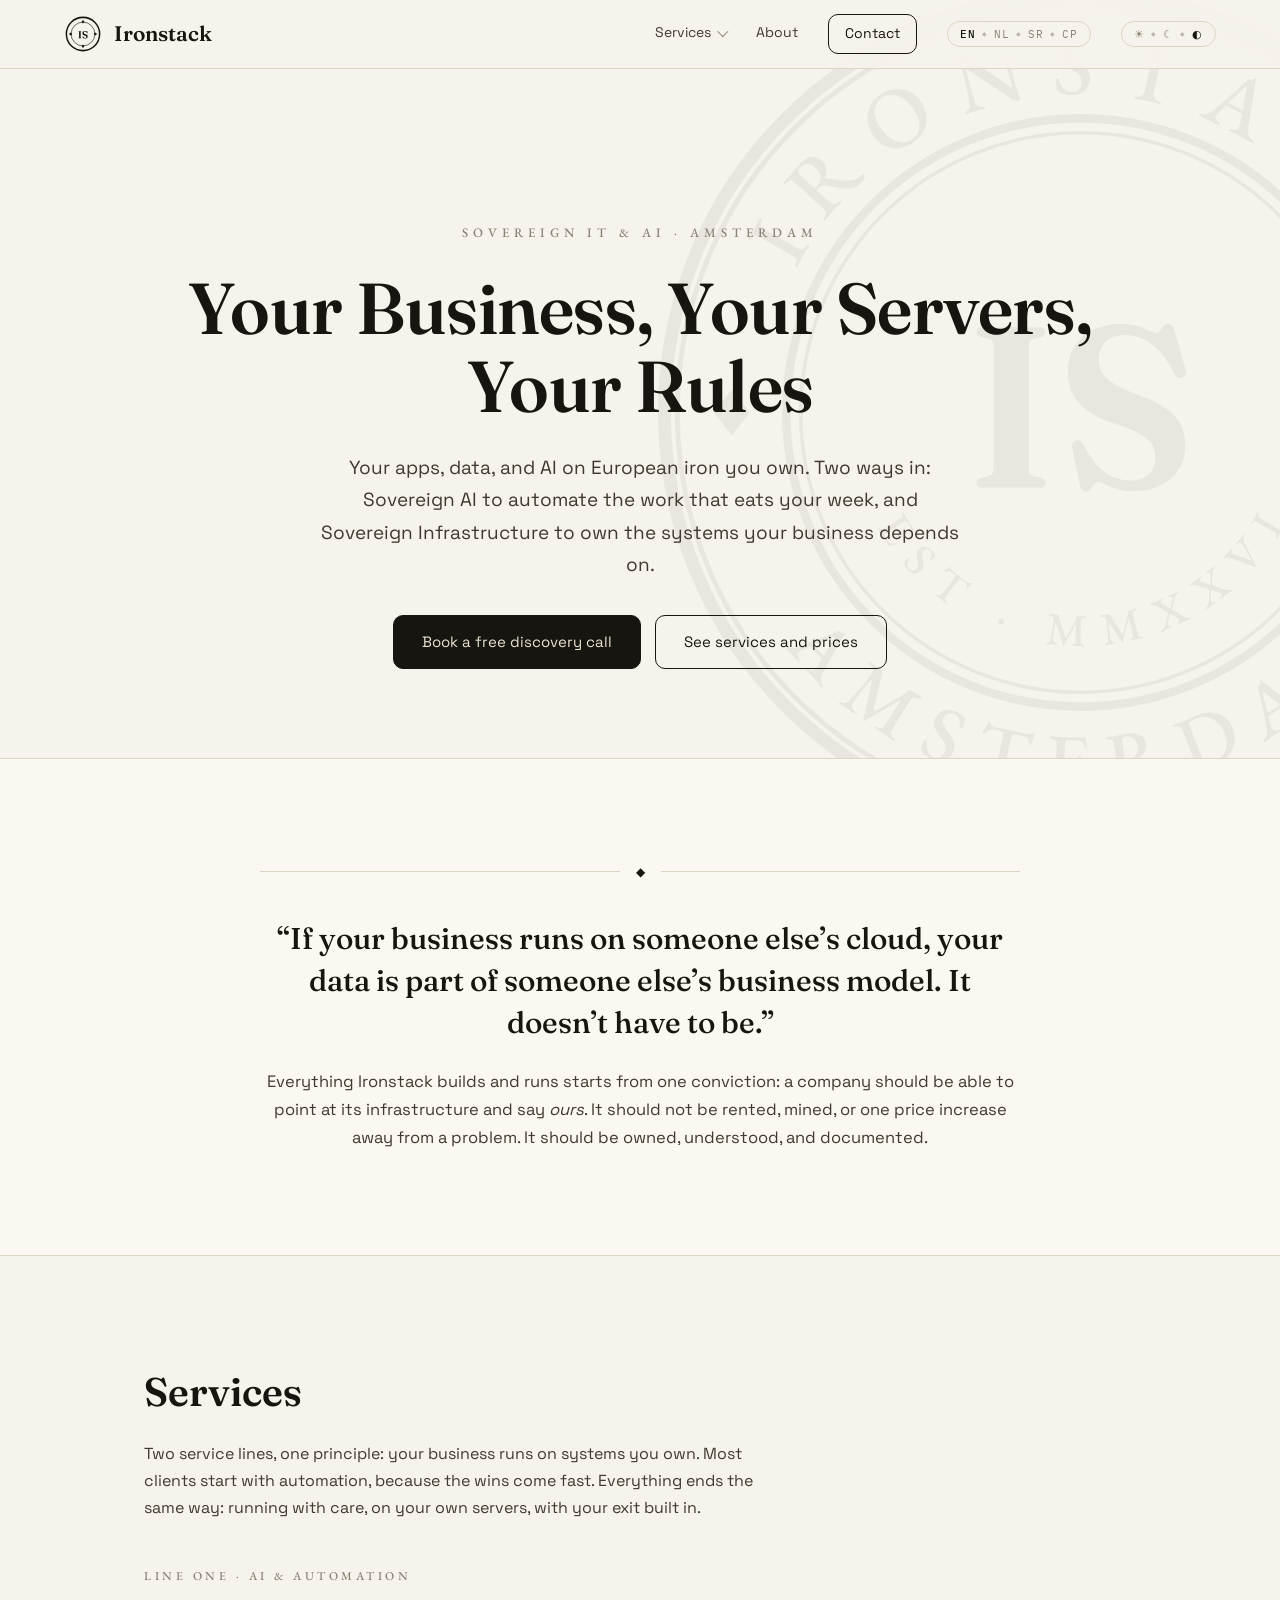
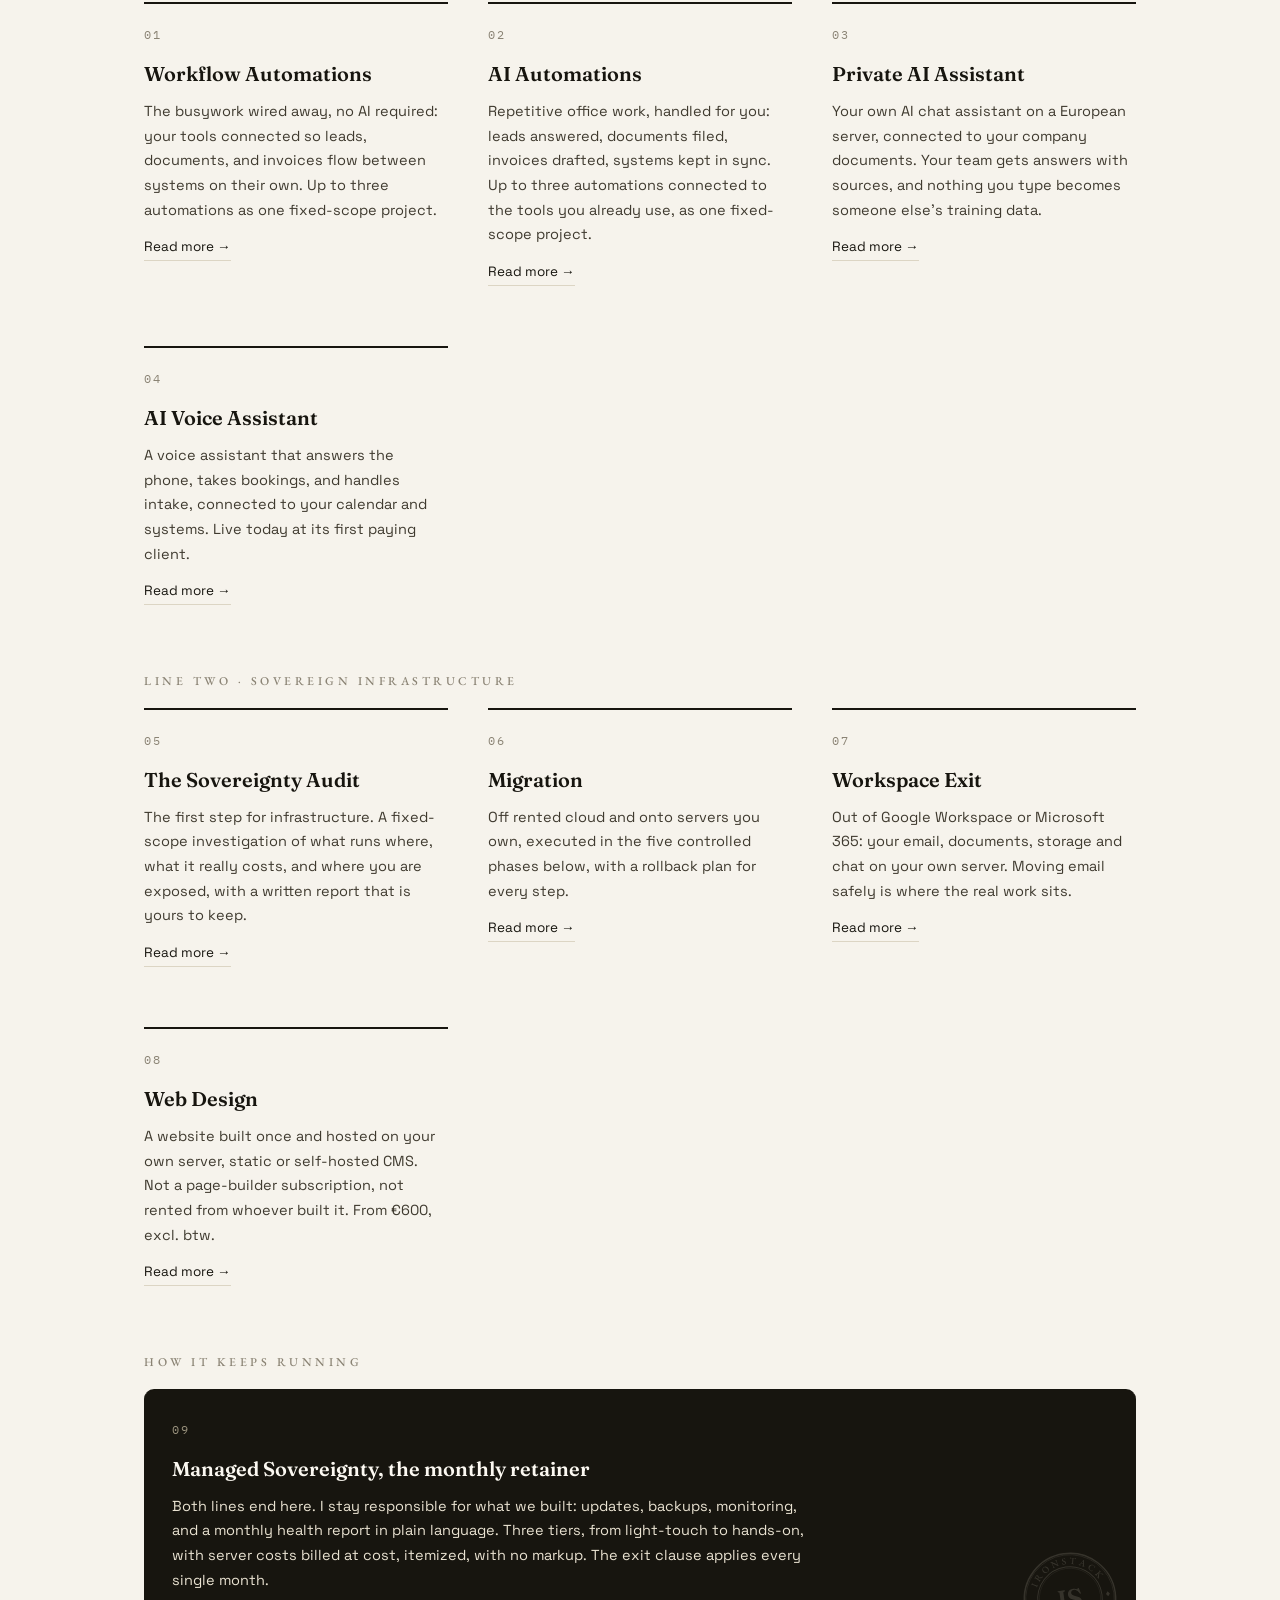
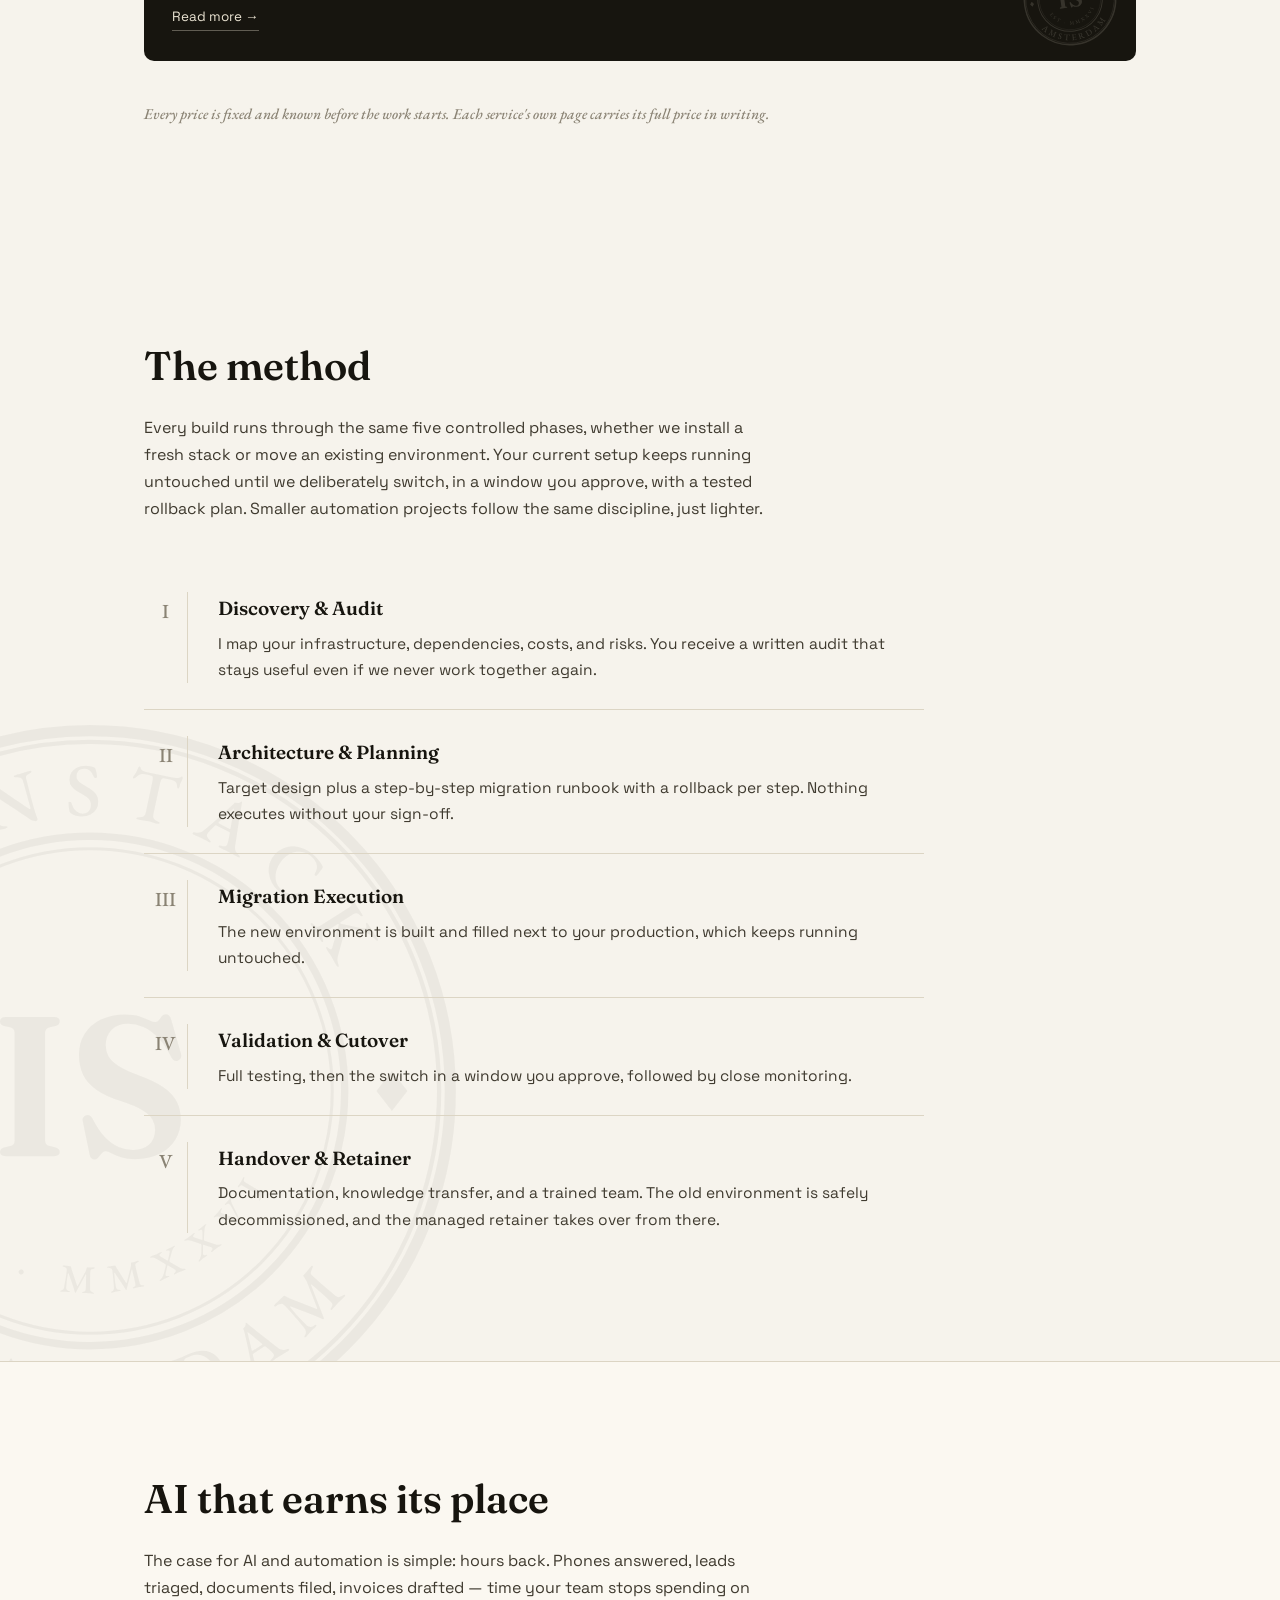
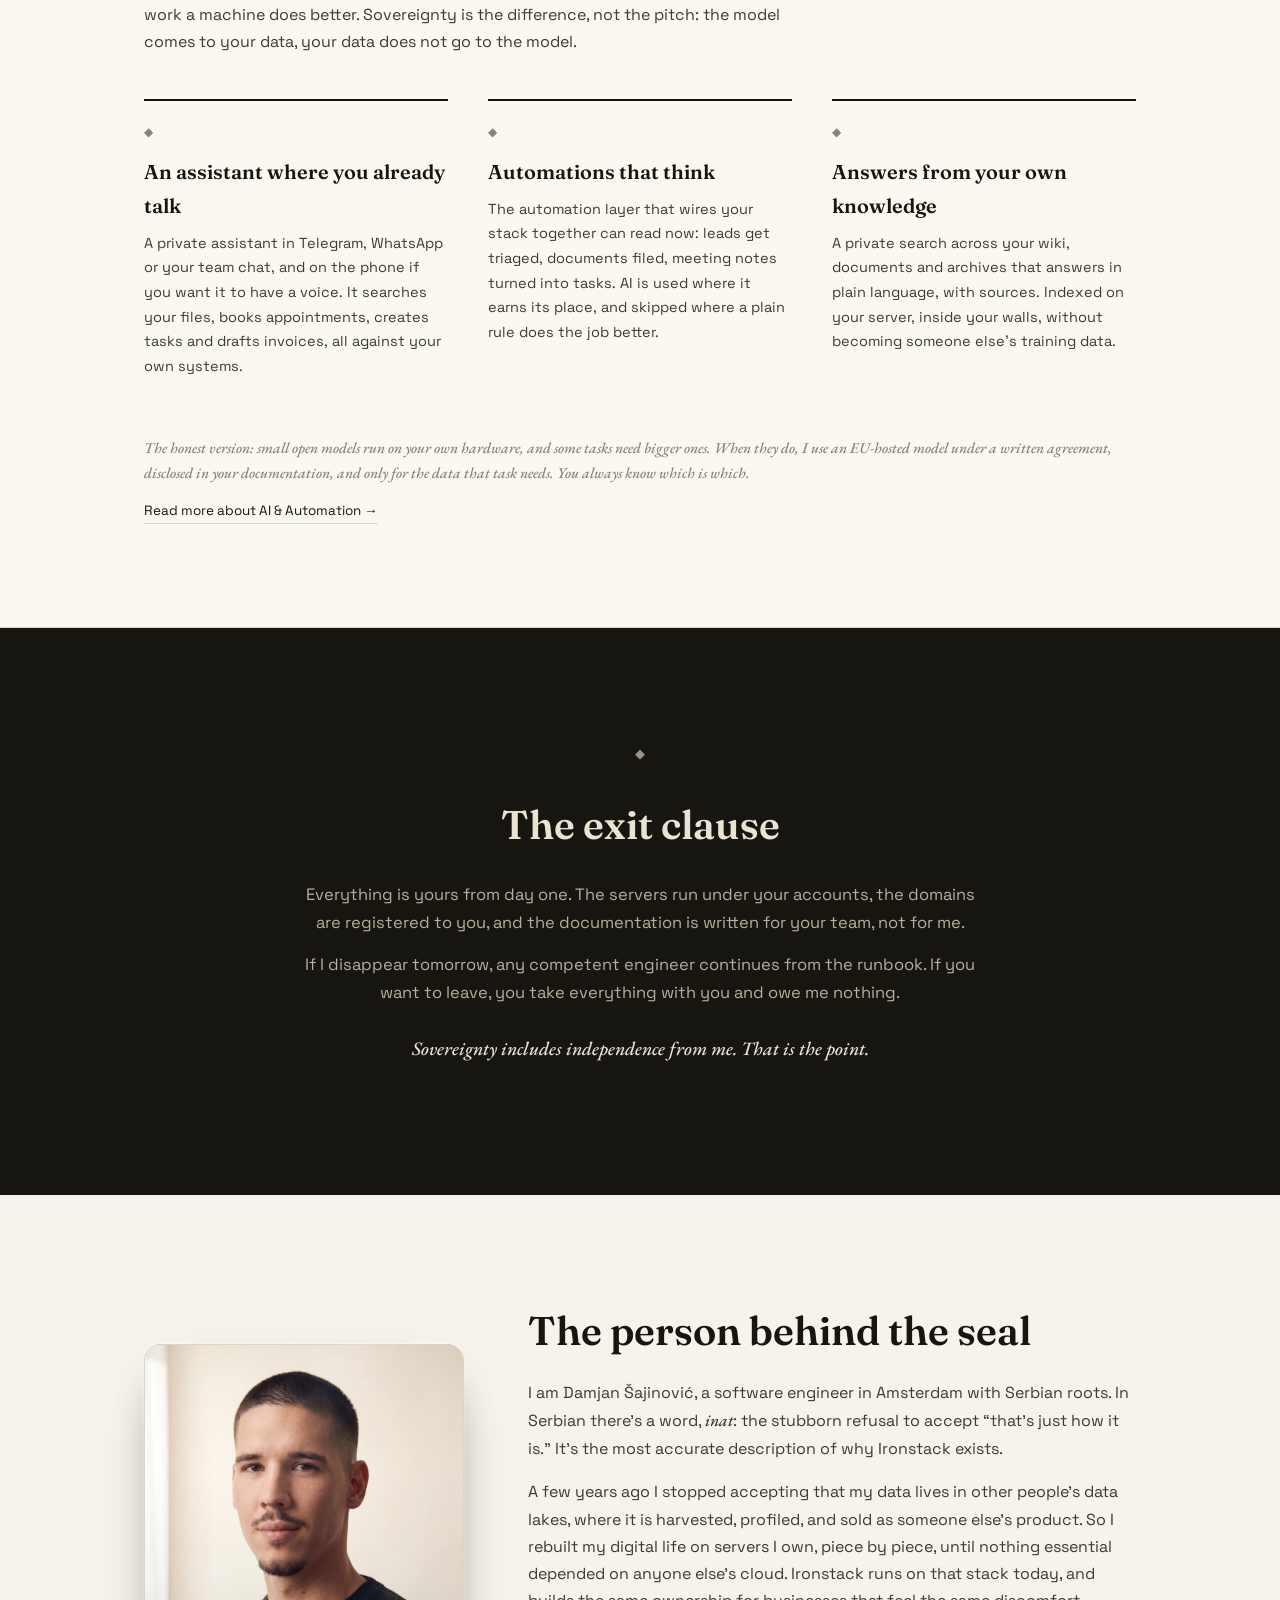
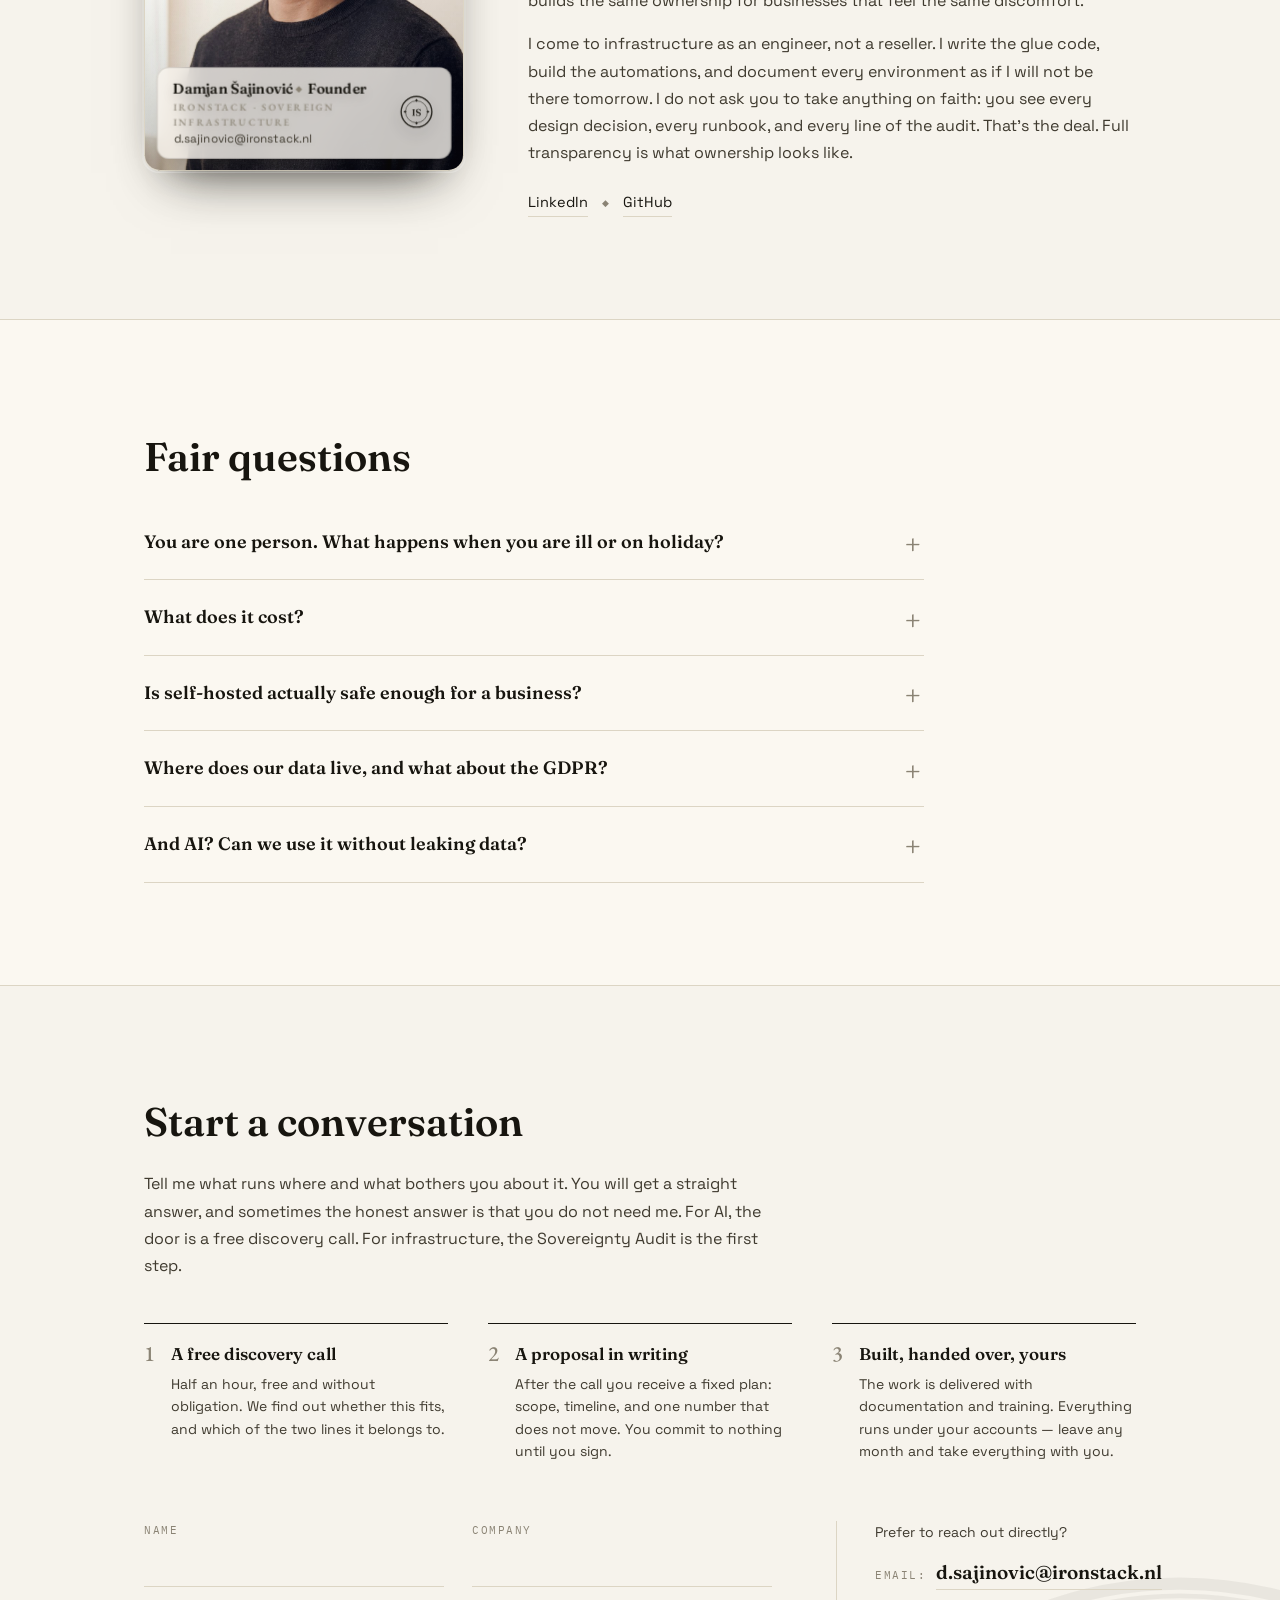
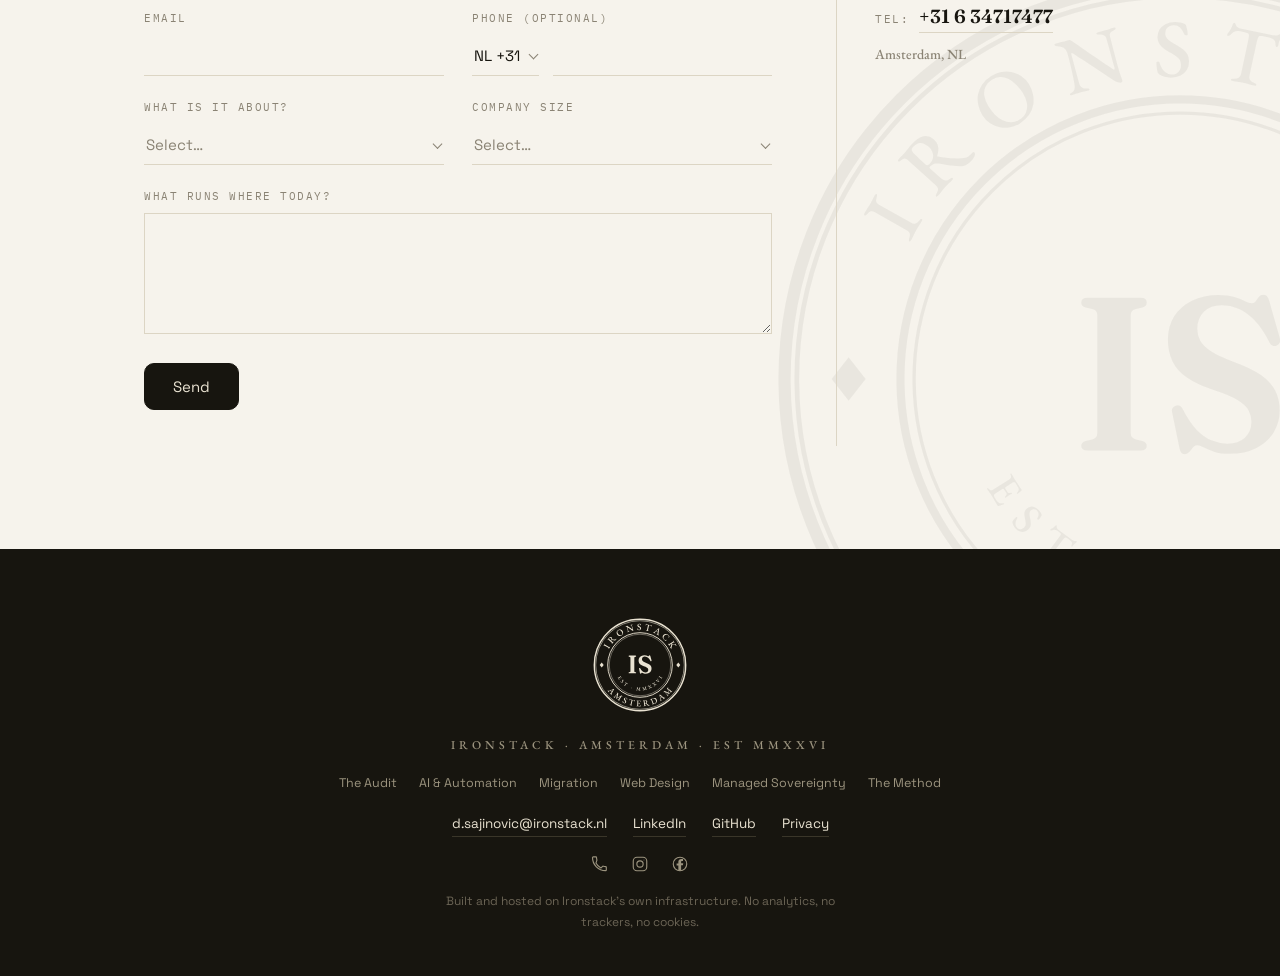
<file: index.html>
<!DOCTYPE html>
<html lang="en">
<head>
<meta charset="UTF-8">
<meta name="viewport" content="width=device-width, initial-scale=1, viewport-fit=cover">
<title>Ironstack · Sovereign Infrastructure & AI · Amsterdam</title>
<meta name="description" content="Sovereign IT & AI: your apps, data, and AI on European iron you own. Sovereign AI and sovereign infrastructure for Dutch SMBs, fixed prices, no lock-in. Amsterdam.">
<meta property="og:title" content="Ironstack · Sovereign IT">
<meta property="og:description" content="Sovereign IT & AI: your apps, data, and AI on European iron you own. Fixed prices, your exit built in. Amsterdam.">
<meta property="og:type" content="website">
<meta property="og:url" content="https://ironstack.nl">
<link rel="canonical" href="https://ironstack.nl/">
<meta property="og:image" content="https://ironstack.nl/assets/og-image.png">
<meta property="og:image:width" content="1200">
<meta property="og:image:height" content="630">
<meta name="twitter:card" content="summary_large_image">
<meta name="twitter:image" content="https://ironstack.nl/assets/og-image.png">
<script type="application/ld+json">
{
  "@context": "https://schema.org",
  "@type": "ProfessionalService",
  "name": "Ironstack",
  "description": "Sovereign IT & AI: your apps, data, and AI on European iron you own. Sovereign AI and sovereign infrastructure for Dutch SMBs, fixed prices in writing, no lock-in.",
  "url": "https://ironstack.nl",
  "email": "d.sajinovic@ironstack.nl",
  "telephone": "+31634717477",
  "founder": { "@type": "Person", "name": "Damjan Sajinovic" },
  "address": { "@type": "PostalAddress", "addressLocality": "Amsterdam", "addressCountry": "NL" },
  "areaServed": "NL",
  "sameAs": ["https://www.linkedin.com/in/dsajinovic/", "https://github.com/DamjanS24"]
}
</script>
<link rel="icon" href="assets/favicon.ico" sizes="48x48">
<link rel="icon" href="assets/favicon-32.png" type="image/png" sizes="32x32">
<link rel="apple-touch-icon" href="assets/apple-touch-icon-180.png">
<meta name="theme-color" content="#F6F3EC">
<script>
(function () { try {
  var m = new URLSearchParams(location.search).get('theme') || localStorage.getItem('ironstack-theme-mode') || 'system';
  var t = (m === 'dark' || m === 'light') ? m : (window.matchMedia('(prefers-color-scheme: dark)').matches ? 'dark' : 'light');
  document.documentElement.setAttribute('data-theme', t);
  var mc = document.querySelector('meta[name="theme-color"]');
  if (mc) mc.setAttribute('content', t === 'dark' ? '#14120D' : '#F6F3EC');
  if (sessionStorage.getItem('is-nav-seen')) document.documentElement.classList.add('nav-seen');
  else sessionStorage.setItem('is-nav-seen', '1');
  /* arriving on a #section: position before first paint, so the page
     transition lands directly on the section instead of fading to the top
     and then smooth-scrolling down */
  if (location.hash) {
    document.documentElement.style.scrollBehavior = 'auto';
    addEventListener('load', function () {
      requestAnimationFrame(function () { document.documentElement.style.scrollBehavior = ''; });
    });
  }
} catch (e) {} })();
</script>
<link rel="preload" href="assets/fonts/Fraunces-600-normal.woff2" as="font" type="font/woff2" crossorigin blocking="render">
<link rel="preload" href="assets/fonts/EBGaramond-500-normal.woff2" as="font" type="font/woff2" crossorigin blocking="render">
<link rel="preload" href="assets/fonts/SpaceGrotesk-500-normal.woff2" as="font" type="font/woff2" crossorigin blocking="render">
<link rel="stylesheet" href="css/fonts.css?v=66">
<link rel="stylesheet" href="css/style.css?v=66">
<script type="application/ld+json">
{
  "@context": "https://schema.org",
  "@type": "Organization",
  "name": "Ironstack",
  "url": "https://ironstack.nl",
  "logo": "https://ironstack.nl/assets/ironstack-seal-full-ink.svg",
  "founder": { "@type": "Person", "name": "Damjan Sajinovic" },
  "address": { "@type": "PostalAddress", "addressLocality": "Amsterdam", "addressCountry": "NL" },
  "sameAs": ["https://www.linkedin.com/in/dsajinovic/", "https://github.com/DamjanS24"]
}
</script>
<script type="application/ld+json">
{
  "@context": "https://schema.org",
  "@type": "FAQPage",
  "mainEntity": [
    {"@type": "Question", "name": "You are one person. What happens when you are ill or on holiday?", "acceptedAnswer": {"@type": "Answer", "text": "Monitoring never sleeps, and everything is documented so no knowledge exists only in one head. Planned absences are announced in advance, and retainer clients have defined response times per tier, within business hours."}},
    {"@type": "Question", "name": "What does it cost?", "acceptedAnswer": {"@type": "Answer", "text": "Every service has one fixed price, agreed in writing before anything starts, excl. btw. There is no single number for \"Ironstack\" because the work varies: each service's own page carries its exact price, and ongoing care is priced in three tiers on the Managed Sovereignty page. Projects are billed 50% on signing and 50% on go-live; the number in the proposal does not move."}},
    {"@type": "Question", "name": "Is self-hosted actually safe enough for a business?", "acceptedAnswer": {"@type": "Answer", "text": "Safety comes from practice: updates, backups, monitoring, and hardening are part of every environment. You also gain certainty about exactly where your data is and who can touch it."}},
    {"@type": "Question", "name": "Where does our data live, and what about the GDPR?", "acceptedAnswer": {"@type": "Answer", "text": "On servers you own, in an EU data center, under EU jurisdiction. No American cloud provider in the chain means no CLOUD Act ambiguity and a shorter GDPR processor register."}},
    {"@type": "Question", "name": "And AI? Can we use it without leaking data?", "acceptedAnswer": {"@type": "Answer", "text": "Yes, if you are deliberate about it. Ironstack builds assistants and automations that work against your own systems, on your own server where possible, and through a disclosed EU-hosted model where not."}}
  ]
}
</script>
</head>
<body>
<a class="skip-link" href="#method">Skip to content</a>

<!-- ============ NAV ============ -->
<header class="nav">
  <a class="nav-brand" href="/">
    <img src="assets/ironstack-seal-small-ink.svg" alt="Ironstack seal" width="38" height="38">
    <span>Ironstack</span>
  </a>
  <nav class="nav-links" id="navLinks">
    <div class="has-mega">
      <a href="/#services" data-i18n="nav.services">Services</a>
      <div class="mega">
        <div class="mega-col">
          <p class="mega-label" data-i18n="services.g1">WHERE YOU START</p>
          <a href="/audit.html" data-i18n="footer.audit">The Audit</a>
          <a href="/ai-automation.html" data-i18n="footer.ai">AI &amp; Automation</a>
          <a href="/migration.html" data-i18n="footer.migration">Migration</a>
          <a href="/web-design.html" data-i18n="footer.webdesign">Web Design</a>
          <a href="/method.html" data-i18n="footer.method">The Method</a>
        </div>
        <div class="mega-col">
          <p class="mega-label" data-i18n="services.g3">HOW IT KEEPS RUNNING</p>
          <a href="/managed-sovereignty.html" data-i18n="footer.managed">Managed Sovereignty</a>
        </div>
        <div class="mega-col">
          <p class="mega-label" data-i18n="menu.replace">REPLACE</p>
          <a href="/replace/google-workspace.html">Google Workspace</a>
          <a href="/replace/hubspot.html">HubSpot</a>
          <a href="/replace/microsoft-365.html">Microsoft 365</a>
        </div>
      </div>
    </div>
    <a href="/#about" data-i18n="nav.about">About</a>
    <a class="nav-cta" href="/#contact" data-i18n="nav.contact">Contact</a>
    <button class="switch" id="langToggle" aria-label="Switch language"><span data-lang="en" class="on">EN</span><span class="sep" aria-hidden="true">◆</span><span data-lang="nl">NL</span><span class="sep" aria-hidden="true">◆</span><span data-lang="sr-latn">SR</span><span class="sep" aria-hidden="true">◆</span><span data-lang="sr-cyrl">СР</span></button>
    <button class="switch" id="themeToggle" aria-label="Theme: light, dark or follow system"><span data-mode="light">☀&#xFE0E;</span><span class="sep" aria-hidden="true">◆</span><span data-mode="dark">☾</span><span class="sep" aria-hidden="true">◆</span><span data-mode="system" title="Follow system">◐</span></button>
  </nav>
  <button class="nav-burger" id="navBurger" aria-label="Menu" aria-expanded="false" aria-controls="navLinks">
    <span class="burger" aria-hidden="true"><span></span><span></span><span></span></span>
  </button>
</header>

<!-- ============ HERO ============ -->
<main id="top">
<section class="hero">
  <div class="bg-mark bg-seal-hero" aria-hidden="true"></div>
  <p class="kicker" data-i18n="hero.kicker">SOVEREIGN IT & AI · AMSTERDAM</p>
  <h1 data-i18n="hero.title">Your Business, Your Servers, Your Rules</h1>
  <p class="hero-sub" data-i18n="hero.sub">Your apps, data, and AI on European iron you own. Two ways in: Sovereign AI to automate the work that eats your week, and Sovereign Infrastructure to own the systems your business depends on.</p>
  <div class="hero-ctas">
    <a class="btn btn-primary" href="#contact" data-i18n="hero.cta1">Book a free discovery call</a>
    <a class="btn btn-ghost" href="#services" data-i18n="hero.cta2">See services and prices</a>
  </div>

  <!-- Showcase: hidden until the real stack-tour video is filmed. To enable: remove the
       comment markers and swap assets/showcase.mp4 + showcase-poster.jpg for the real exports.
  <div class="showcase" id="showcase">
    <video class="showcase-video" data-src="assets/showcase.mp4" poster="assets/showcase-poster.jpg" muted loop playsinline preload="none" aria-label="Ironstack infrastructure showcase"></video>
  </div>
  -->
</section>

<!-- ============ MANIFESTO ============ -->
<section class="manifesto">
  <div class="diamond-rule"><span>◆</span></div>
  <blockquote data-i18n="manifesto.quote">“If your business runs on someone else’s cloud, your data is part of someone else’s business model. It doesn’t have to be.”</blockquote>
  <p data-i18n="manifesto.body">Everything Ironstack builds and runs starts from one conviction: a company should be able to point at its infrastructure and say <em>ours</em>. It should not be rented, mined, or one price increase away from a problem. It should be owned, understood, and documented.</p>
</section>

<!-- ============ SERVICES ============ -->
<section class="section" id="services">
  <h2 class="section-title" data-i18n="services.title">Services</h2>
  <p class="section-sub" data-i18n="services.sub">Two service lines, one principle: your business runs on systems you own. Most clients start with automation, because the wins come fast. Everything ends the same way: running with care, on your own servers, with your exit built in.</p>

  <div class="svc-group">
    <p class="svc-group-label" data-i18n="services.l1">LINE ONE · AI &amp; AUTOMATION</p>
    <div class="svc-grid">
      <article class="svc">
        <span class="svc-no">01</span>
        <h3 data-i18n="services.s8t">Workflow Automations</h3>
        <p data-i18n="services.s8b">The busywork wired away, no AI required: your tools connected so leads, documents, and invoices flow between systems on their own. Up to three automations as one fixed-scope project.</p>
        <a class="read-more" href="/ai-automation.html" data-i18n="misc.more">Read more →</a>
        <img class="stamp" src="assets/ironstack-seal-full-ink.svg" alt="" loading="lazy">
      </article>
      <article class="svc">
        <span class="svc-no">02</span>
        <h3 data-i18n="services.s1t">AI Automations</h3>
        <p data-i18n="services.s1b">Repetitive office work, handled for you: leads answered, documents filed, invoices drafted, systems kept in sync. Up to three automations connected to the tools you already use, as one fixed-scope project.</p>
        <a class="read-more" href="/ai-automation.html" data-i18n="misc.more">Read more →</a>
        <img class="stamp" src="assets/ironstack-seal-full-ink.svg" alt="" loading="lazy">
      </article>
      <article class="svc">
        <span class="svc-no">03</span>
        <h3 data-i18n="services.s2t">Private AI Assistant</h3>
        <p data-i18n="services.s2b">Your own AI chat assistant on a European server, connected to your company documents. Your team gets answers with sources, and nothing you type becomes someone else’s training data.</p>
        <a class="read-more" href="/ai-automation.html" data-i18n="misc.more">Read more →</a>
        <img class="stamp" src="assets/ironstack-seal-full-ink.svg" alt="" loading="lazy">
      </article>
      <article class="svc">
        <span class="svc-no">04</span>
        <h3 data-i18n="services.s3t">AI Voice Assistant</h3>
        <p data-i18n="services.s3b">A voice assistant that answers the phone, takes bookings, and handles intake, connected to your calendar and systems. Live today at its first paying client.</p>
        <a class="read-more" href="/ai-automation.html" data-i18n="misc.more">Read more →</a>
        <img class="stamp" src="assets/ironstack-seal-full-ink.svg" alt="" loading="lazy">
      </article>
    </div>
  </div>

  <div class="svc-group">
    <p class="svc-group-label" data-i18n="services.l2">LINE TWO · SOVEREIGN INFRASTRUCTURE</p>
    <div class="svc-grid">
      <article class="svc">
        <span class="svc-no">05</span>
        <h3 data-i18n="services.s4t">The Sovereignty Audit</h3>
        <p data-i18n="services.s4b">The first step for infrastructure. A fixed-scope investigation of what runs where, what it really costs, and where you are exposed, with a written report that is yours to keep.</p>
        <a class="read-more" href="/audit.html" data-i18n="misc.more">Read more →</a>
        <img class="stamp" src="assets/ironstack-seal-full-ink.svg" alt="" loading="lazy">
      </article>
      <article class="svc">
        <span class="svc-no">06</span>
        <h3 data-i18n="services.s5t">Migration</h3>
        <p data-i18n="services.s5b">Off rented cloud and onto servers you own, executed in the five controlled phases below, with a rollback plan for every step.</p>
        <a class="read-more" href="/migration.html" data-i18n="misc.more">Read more →</a>
        <img class="stamp" src="assets/ironstack-seal-full-ink.svg" alt="" loading="lazy">
      </article>
      <article class="svc">
        <span class="svc-no">07</span>
        <h3 data-i18n="services.s6t">Workspace Exit</h3>
        <p data-i18n="services.s6b">Out of Google Workspace or Microsoft 365: your email, documents, storage and chat on your own server. Moving email safely is where the real work sits.</p>
        <a class="read-more" href="/replace/google-workspace.html" data-i18n="misc.more">Read more →</a>
        <img class="stamp" src="assets/ironstack-seal-full-ink.svg" alt="" loading="lazy">
      </article>
      <article class="svc">
        <span class="svc-no">08</span>
        <h3 data-i18n="services.s9t">Web Design</h3>
        <p data-i18n="services.s9b">A website built once and hosted on your own server, static or self-hosted CMS. Not a page-builder subscription, not rented from whoever built it. From €600, excl. btw.</p>
        <a class="read-more" href="/web-design.html" data-i18n="misc.more">Read more →</a>
        <img class="stamp" src="assets/ironstack-seal-full-ink.svg" alt="" loading="lazy">
      </article>
    </div>
  </div>

  <div class="svc-group">
    <p class="svc-group-label" data-i18n="services.g3">HOW IT KEEPS RUNNING</p>
    <article class="svc svc-featured">
      <span class="svc-no">09</span>
      <h3 data-i18n="services.s7t">Managed Sovereignty, the monthly retainer</h3>
      <p data-i18n="services.s7b">Both lines end here. I stay responsible for what we built: updates, backups, monitoring, and a monthly health report in plain language. Three tiers, from light-touch to hands-on, with server costs billed at cost, itemized, with no markup. The exit clause applies every single month.</p>
      <a class="read-more" href="/managed-sovereignty.html" data-i18n="misc.more">Read more →</a>
      <img class="stamp-embossed" src="assets/ironstack-seal-full-cream.svg" alt="" loading="lazy">
    </article>
  </div>

  <p class="services-note" data-i18n="services.note">Every price is fixed and known before the work starts. Each service's own page carries its full price in writing.</p>
</section>

<!-- ============ METHOD ============ -->
<section class="section" id="method">
  <div class="bg-mark bg-seal-method" aria-hidden="true"></div>
  <h2 class="section-title" data-i18n="method.title">The method</h2>
  <p class="section-sub" data-i18n="method.sub">Every build runs through the same five controlled phases, whether we install a fresh stack or move an existing environment. Your current setup keeps running untouched until we deliberately switch, in a window you approve, with a tested rollback plan. Smaller automation projects follow the same discipline, just lighter.</p>
  <ol class="phases">
    <li><span class="phase-no">I</span><div><h3 data-i18n="method.p1t">Discovery &amp; Audit</h3><p data-i18n="method.p1b">I map your infrastructure, dependencies, costs, and risks. You receive a written audit that stays useful even if we never work together again.</p></div></li>
    <li><span class="phase-no">II</span><div><h3 data-i18n="method.p2t">Architecture &amp; Planning</h3><p data-i18n="method.p2b">Target design plus a step-by-step migration runbook with a rollback per step. Nothing executes without your sign-off.</p></div></li>
    <li><span class="phase-no">III</span><div><h3 data-i18n="method.p3t">Migration Execution</h3><p data-i18n="method.p3b">The new environment is built and filled next to your production, which keeps running untouched.</p></div></li>
    <li><span class="phase-no">IV</span><div><h3 data-i18n="method.p4t">Validation &amp; Cutover</h3><p data-i18n="method.p4b">Full testing, then the switch in a window you approve, followed by close monitoring.</p></div></li>
    <li><span class="phase-no">V</span><div><h3 data-i18n="method.p5t">Handover &amp; Retainer</h3><p data-i18n="method.p5b">Documentation, knowledge transfer, and a trained team. The old environment is safely decommissioned, and the managed retainer takes over from there.</p></div></li>
  </ol>
</section>

<!-- ============ AI ============ -->
<section class="section section-alt" id="ai">
  <h2 class="section-title" data-i18n="ai.title">AI that earns its place</h2>
  <p class="section-sub" data-i18n="ai.sub">The case for AI and automation is simple: hours back. Phones answered, leads triaged, documents filed, invoices drafted — time your team stops spending on work a machine does better. Sovereignty is the difference, not the pitch: the model comes to your data, your data does not go to the model.</p>
  <div class="svc-grid">
    <article class="svc">
      <span class="svc-no">◆</span>
      <h3 data-i18n="ai.c1t">An assistant where you already talk</h3>
      <p data-i18n="ai.c1b">A private assistant in Telegram, WhatsApp or your team chat, and on the phone if you want it to have a voice. It searches your files, books appointments, creates tasks and drafts invoices, all against your own systems.</p>
      <img class="stamp" src="assets/ironstack-seal-full-ink.svg" alt="" loading="lazy">
    </article>
    <article class="svc">
      <span class="svc-no">◆</span>
      <h3 data-i18n="ai.c2t">Automations that think</h3>
      <p data-i18n="ai.c2b">The automation layer that wires your stack together can read now: leads get triaged, documents filed, meeting notes turned into tasks. AI is used where it earns its place, and skipped where a plain rule does the job better.</p>
      <img class="stamp" src="assets/ironstack-seal-full-ink.svg" alt="" loading="lazy">
    </article>
    <article class="svc">
      <span class="svc-no">◆</span>
      <h3 data-i18n="ai.c3t">Answers from your own knowledge</h3>
      <p data-i18n="ai.c3b">A private search across your wiki, documents and archives that answers in plain language, with sources. Indexed on your server, inside your walls, without becoming someone else’s training data.</p>
      <img class="stamp" src="assets/ironstack-seal-full-ink.svg" alt="" loading="lazy">
    </article>
  </div>
  <p class="services-note" data-i18n="ai.note">The honest version: small open models run on your own hardware, and some tasks need bigger ones. When they do, I use an EU-hosted model under a written agreement, disclosed in your documentation, and only for the data that task needs. You always know which is which.</p>
  <p><a class="read-more" href="/ai-automation.html" data-i18n="ai.more">Read more about AI &amp; Automation →</a></p>
</section>

<!-- ============ EXIT CLAUSE ============ -->
<section class="exit" id="exit">
  <div class="exit-inner">
    <span class="exit-diamond">&#9670;</span>
    <h2 data-i18n="exit.title">The exit clause</h2>
    <p data-i18n="exit.p1">Everything is yours from day one. The servers run under your accounts, the domains are registered to you, and the documentation is written for your team, not for me.</p>
    <p data-i18n="exit.p2">If I disappear tomorrow, any competent engineer continues from the runbook. If you want to leave, you take everything with you and owe me nothing.</p>
    <p class="exit-line" data-i18n="exit.line">Sovereignty includes independence from me. That is the point.</p>
  </div>
</section>

<!-- ============ ABOUT ============ -->
<section class="section" id="about">
  <div class="about">
    <div class="about-photo tilt-card" id="aboutPhoto">
      <div class="card-spin">
      <div class="card-side side-l" aria-hidden="true"></div>
      <div class="card-side side-r" aria-hidden="true"></div>
      <div class="card-side side-t" aria-hidden="true"></div>
      <div class="card-side side-b" aria-hidden="true"></div>
      <div class="glass-side gside-l" aria-hidden="true"></div>
      <div class="glass-side gside-r" aria-hidden="true"></div>
      <div class="glass-side gside-t" aria-hidden="true"></div>
      <div class="glass-side gside-b" aria-hidden="true"></div>
      <div class="tilt-inner">
        <div class="tilt-media">
          <img class="tilt-photo" src="assets/damjan.jpg" alt="Damjan Šajinović">
          <video class="tilt-photo tilt-video" data-src="assets/damjan-loop.mp4" muted loop playsinline preload="none" aria-hidden="true" tabindex="-1"></video>
        </div>
        <div class="tilt-shade" aria-hidden="true"></div>
      </div>
      <div class="tilt-glass" aria-hidden="true"></div>
      <div class="tilt-glare" aria-hidden="true"></div>
      <div class="card-back" aria-hidden="true">
        <span class="card-back-mono">IS</span>
        <img src="assets/ironstack-seal-full-cream.svg" alt="" width="148" height="148" loading="lazy">
        <p class="card-back-line">SOVEREIGN&nbsp;INFRASTRUCTURE</p>
        <p class="card-back-city">AMSTERDAM&nbsp;&middot;&nbsp;EST&nbsp;MMXXVI</p>
      </div>
      <div class="tilt-tag">
        <div class="tag-plate" aria-hidden="true"></div>
        <div class="tilt-tag-text">
          <strong>Damjan Šajinović <span class="tag-diamond" aria-hidden="true">◆</span>&nbsp;Founder</strong>
          <span>IRONSTACK · SOVEREIGN INFRASTRUCTURE</span>
          <a href="mailto:d.sajinovic@ironstack.nl">d.sajinovic@ironstack.nl</a>
        </div>
        <img class="tag-seal" src="assets/ironstack-seal-small-ink.svg" alt="" width="34" height="34">
      </div>
      </div>
    </div>
    <div class="about-text">
      <h2 class="section-title" data-i18n="about.title">The person behind the seal</h2>
      <p data-i18n="about.p1">I am Damjan Šajinović, a software engineer in Amsterdam with Serbian roots. In Serbian there’s a word, <em>inat</em>: the stubborn refusal to accept “that’s just how it is.” It’s the most accurate description of why Ironstack exists.</p>
      <p data-i18n="about.p2">A few years ago I stopped accepting that my data lives in other people’s data lakes, where it is harvested, profiled, and sold as someone else’s product. So I rebuilt my digital life on servers I own, piece by piece, until nothing essential depended on anyone else’s cloud. Ironstack runs on that stack today, and builds the same ownership for businesses that feel the same discomfort.</p>
      <p data-i18n="about.p3">I come to infrastructure as an engineer, not a reseller. I write the glue code, build the automations, and document every environment as if I will not be there tomorrow. I do not ask you to take anything on faith: you see every design decision, every runbook, and every line of the audit. That’s the deal. Full transparency is what ownership looks like.</p>
      <div class="about-links">
        <a href="https://www.linkedin.com/in/dsajinovic/" target="_blank" rel="noopener">LinkedIn</a>
        <span>◆</span>
        <a href="https://github.com/DamjanS24" target="_blank" rel="noopener">GitHub</a>
      </div>
    </div>
  </div>
</section>

<!-- ============ FAQ ============ -->
<section class="section section-alt" id="faq">
  <h2 class="section-title" data-i18n="faq.title">Fair questions</h2>
  <div class="faq">
    <details class="faq-item">
      <summary data-i18n="faq.q1">You are one person. What happens when you are ill or on holiday?</summary>
      <p data-i18n="faq.a1">Monitoring never sleeps, and everything I build is documented so no knowledge exists only in my head. Planned absences are announced well in advance, and retainer clients have defined response times per tier, within business hours. I will not pretend to be a 24/7 agency: you get one person, and that person answers.</p>
    </details>
    <details class="faq-item">
      <summary data-i18n="faq.q3">What does it cost?</summary>
      <p data-i18n="faq.a3">Every service has one fixed price, agreed in writing before anything starts, excl. btw. There is no single number for "Ironstack" because the work varies: each service's own page carries its exact price, and ongoing care is priced in three tiers on the Managed Sovereignty page. Projects are billed 50% on signing and 50% on go-live; the number in the proposal does not move.</p>
    </details>
    <details class="faq-item">
      <summary data-i18n="faq.q5">Is self-hosted actually safe enough for a business?</summary>
      <p data-i18n="faq.a5">Safety comes from practice, not from a vendor logo. Updates, backups, monitoring, and hardening are part of every environment I hand over. What you gain on top is certainty: you know exactly where your data is and who can touch it.</p>
    </details>
    <details class="faq-item">
      <summary data-i18n="faq.q7">Where does our data live, and what about the GDPR?</summary>
      <p data-i18n="faq.a7">On servers you own, in an EU data center, under EU jurisdiction. With no American cloud provider in the chain there is no CLOUD Act ambiguity, your GDPR processor register gets shorter instead of longer, and “where is our data?” becomes a question you can answer by pointing.</p>
    </details>
    <details class="faq-item">
      <summary data-i18n="faq.q8">And AI? Can we use it without leaking data?</summary>
      <p data-i18n="faq.a8">Yes, if you are deliberate about it. The biggest AI risk in most companies today is employees pasting client data into free chatbots. I build the deliberate version: assistants and automations that work against your own systems, on your own server where possible, and through a disclosed EU-hosted model where not. The audit can map your current AI exposure as well.</p>
    </details>
  </div>
</section>

<!-- ============ CONTACT ============ -->
<section class="section" id="contact">
  <div class="bg-mark bg-seal-contact" aria-hidden="true"></div>
  <h2 class="section-title" data-i18n="contact.title">Start a conversation</h2>
  <p class="section-sub" data-i18n="contact.sub">Tell me what runs where and what bothers you about it. You will get a straight answer, and sometimes the honest answer is that you do not need me. For AI, the door is a free discovery call. For infrastructure, the Sovereignty Audit is the first step.</p>
  <ol class="steps">
    <li class="step"><span class="step-no">1</span><div><h3 data-i18n="start.s1t">A free discovery call</h3><p data-i18n="start.s1b">Half an hour, free and without obligation. We find out whether this fits, and which of the two lines it belongs to.</p></div></li>
    <li class="step"><span class="step-no">2</span><div><h3 data-i18n="start.s2t">A proposal in writing</h3><p data-i18n="start.s2b">After the call you receive a fixed plan: scope, timeline, and one number that does not move. You commit to nothing until you sign.</p></div></li>
    <li class="step"><span class="step-no">3</span><div><h3 data-i18n="start.s3t">Built, handed over, yours</h3><p data-i18n="start.s3b">The work is delivered with documentation and training. Everything runs under your accounts — leave any month and take everything with you.</p></div></li>
  </ol>
  <div class="contact-wrap">
    <div class="contact-main">
    <form id="leadForm" class="lead-form" novalidate>
      <div class="form-row">
        <label><span data-i18n="contact.name">Name</span><input type="text" name="name" required autocomplete="name"></label>
        <label><span data-i18n="contact.company">Company</span><input type="text" name="company" autocomplete="organization"></label>
      </div>
      <div class="form-row">
        <label><span data-i18n="contact.email">Email</span><input type="email" name="email" required autocomplete="email"></label>
        <label><span data-i18n="contact.phone">Phone (optional)</span><span class="phone-group"><span class="cc-picker"><select name="phoneCountry" aria-label="Country code" autocomplete="tel-country-code">
          <option value="NL" selected>NL +31</option>
          <option value="BE">BE +32</option>
          <option value="DE">DE +49</option>
          <option value="FR">FR +33</option>
          <option value="GB">GB +44</option>
          <option value="IE">IE +353</option>
          <option value="LU">LU +352</option>
          <option value="AT">AT +43</option>
          <option value="CH">CH +41</option>
          <option value="ES">ES +34</option>
          <option value="PT">PT +351</option>
          <option value="IT">IT +39</option>
          <option value="GR">GR +30</option>
          <option value="DK">DK +45</option>
          <option value="SE">SE +46</option>
          <option value="NO">NO +47</option>
          <option value="FI">FI +358</option>
          <option value="IS">IS +354</option>
          <option value="PL">PL +48</option>
          <option value="CZ">CZ +420</option>
          <option value="SK">SK +421</option>
          <option value="HU">HU +36</option>
          <option value="RO">RO +40</option>
          <option value="BG">BG +359</option>
          <option value="HR">HR +385</option>
          <option value="SI">SI +386</option>
          <option value="RS">RS +381</option>
          <option value="BA">BA +387</option>
          <option value="ME">ME +382</option>
          <option value="MK">MK +389</option>
          <option value="AL">AL +355</option>
          <option value="EE">EE +372</option>
          <option value="LV">LV +371</option>
          <option value="LT">LT +370</option>
          <option value="UA">UA +380</option>
          <option value="TR">TR +90</option>
          <option value="US">US +1</option>
          <option value="CA">CA +1</option>
          <option value="MX">MX +52</option>
          <option value="BR">BR +55</option>
          <option value="AR">AR +54</option>
          <option value="AU">AU +61</option>
          <option value="NZ">NZ +64</option>
          <option value="ZA">ZA +27</option>
          <option value="IL">IL +972</option>
          <option value="AE">AE +971</option>
          <option value="SA">SA +966</option>
          <option value="IN">IN +91</option>
          <option value="SG">SG +65</option>
          <option value="HK">HK +852</option>
          <option value="JP">JP +81</option>
          <option value="KR">KR +82</option>
          <option value="CN">CN +86</option>
        </select></span><input type="tel" name="phone" autocomplete="tel-national"></span></label>
      </div>
      <div class="form-row">
        <label><span data-i18n="contact.reason">What is it about?</span><span class="select-wrap"><select name="reason">
          <option value="" disabled selected data-i18n="contact.select">Select…</option>
          <option value="AI & Automation" data-i18n="contact.reasonAuto">AI &amp; Automation</option>
          <option value="Infrastructure & Migration" data-i18n="contact.reasonInfra">Infrastructure &amp; Migration</option>
          <option value="Workspace Exit" data-i18n="contact.reasonExit">Workspace Exit</option>
          <option value="The Audit" data-i18n="contact.reasonAudit">The Audit</option>
          <option value="Web Design" data-i18n="contact.reasonWeb">Web Design</option>
          <option value="Something else" data-i18n="contact.reasonOther">Something else</option>
        </select></span></label>
        <label><span data-i18n="contact.size">Company size</span><span class="select-wrap"><select name="size">
          <option value="" disabled selected data-i18n="contact.select">Select…</option>
          <option value="1" data-i18n="contact.size1">Just me</option>
          <option value="2-10" data-i18n="contact.size2">2–10 people</option>
          <option value="11-50" data-i18n="contact.size3">11–50 people</option>
          <option value="50+" data-i18n="contact.size4">50+ people</option>
        </select></span></label>
      </div>
      <label><span data-i18n="contact.message">What runs where today?</span><textarea name="message" rows="5" required></textarea></label>
      <label class="hp-field" aria-hidden="true"><span>Leave this field empty</span><input type="text" name="website" tabindex="-1" autocomplete="off"></label>
      <button type="submit" class="btn btn-primary" data-i18n="contact.send">Send</button>
      <p class="form-status" id="formStatus" role="status"></p>
    </form>
    </div>
    <div class="contact-aside">
      <p class="contact-direct" data-i18n="contact.direct">Prefer to reach out directly?</p>
      <div class="contact-row">
        <span class="contact-label" data-i18n="contact.emailLabel">EMAIL:</span>
        <a class="contact-mail" href="mailto:d.sajinovic@ironstack.nl">d.sajinovic@ironstack.nl</a>
      </div>
      <div class="contact-row">
        <span class="contact-label" data-i18n="contact.telLabel">TEL:</span>
        <a class="contact-mail" href="tel:+31634717477">+31 6 34717477</a>
      </div>
      <p class="contact-city">Amsterdam, NL</p>
    </div>
  </div>
</section>
</main>

<!-- ============ FOOTER ============ -->
<footer class="footer">
  <img src="assets/ironstack-seal-full-cream.svg" alt="Ironstack seal" width="104" height="104">
  <p class="footer-line">IRONSTACK · AMSTERDAM · EST MMXXVI</p>
  <div class="footer-nav">
    <a href="/audit.html" data-i18n="footer.audit">The Audit</a>
    <a href="/ai-automation.html" data-i18n="footer.ai">AI &amp; Automation</a>
    <a href="/migration.html" data-i18n="footer.migration">Migration</a>
    <a href="/web-design.html" data-i18n="footer.webdesign">Web Design</a>
    <a href="/managed-sovereignty.html" data-i18n="footer.managed">Managed Sovereignty</a>
    <a href="/method.html" data-i18n="footer.method">The Method</a>
  </div>
  <div class="footer-links">
    <a href="mailto:d.sajinovic@ironstack.nl">d.sajinovic@ironstack.nl</a>
    <a href="https://www.linkedin.com/in/dsajinovic/" target="_blank" rel="noopener">LinkedIn</a>
    <a href="https://github.com/DamjanS24" target="_blank" rel="noopener">GitHub</a>
    <a href="privacy.html" data-i18n="footer.privacy">Privacy</a>
  </div>
  <div class="footer-icons">
    <a href="tel:+31634717477" aria-label="Call Ironstack"><svg viewBox="0 0 24 24" aria-hidden="true"><path d="M6.6 10.8a15.9 15.9 0 0 0 6.6 6.6l2.2-2.2a1 1 0 0 1 1-.24 9.3 9.3 0 0 0 3 .48 1 1 0 0 1 1 1v3.4a1 1 0 0 1-1 1A17.5 17.5 0 0 1 2 3.5a1 1 0 0 1 1-1H6.4a1 1 0 0 1 1 1 9.3 9.3 0 0 0 .48 3 1 1 0 0 1-.24 1L6.6 10.8z"/></svg></a>
    <a href="https://www.instagram.com/ironstack.nl/" target="_blank" rel="noopener" aria-label="Ironstack on Instagram"><svg viewBox="0 0 24 24" aria-hidden="true"><rect x="3" y="3" width="18" height="18" rx="5"/><circle cx="12" cy="12" r="4.2"/><circle cx="17.3" cy="6.7" r=".6" fill="currentColor" stroke="none"/></svg></a>
    <a href="https://www.facebook.com/share/18zaXuhyA2/?mibextid=wwXIfr" target="_blank" rel="noopener" aria-label="Ironstack on Facebook"><svg viewBox="0 0 24 24" aria-hidden="true"><circle cx="12" cy="12" r="9"/><path d="M13.5 21v-7.2h2.4l.4-2.8h-2.8v-1.8c0-.8.2-1.3 1.4-1.3H16V5.3c-.3 0-1.2-.1-2.3-.1-2.3 0-3.9 1.4-3.9 3.9v2.1H7.5v2.8h2.3V21z" fill="currentColor" stroke="none"/></svg></a>
  </div>
  <p class="footer-fine" data-i18n="footer.fine">Built and hosted on Ironstack’s own infrastructure. No analytics, no trackers, no cookies.</p>
</footer>

<!-- lead form result dialog -->
<div class="lead-modal" id="leadModal" hidden>
  <div class="lead-modal-backdrop" data-close></div>
  <div class="lead-modal-panel" role="dialog" aria-modal="true" aria-labelledby="leadModalTitle">
    <div class="lead-modal-seal" aria-hidden="true"></div>
    <h3 class="lead-modal-title" id="leadModalTitle" data-i18n="contact.okTitle">Received.</h3>
    <p class="lead-modal-body" data-i18n="contact.okBody">Your message is in. You hear from me within one business day.</p>
    <button type="button" class="btn btn-primary lead-modal-close" data-close data-i18n="contact.okClose">Close</button>
  </div>
</div>

<!-- lead form problem dialog -->
<div class="lead-modal" id="leadErrModal" hidden>
  <div class="lead-modal-backdrop" data-close></div>
  <div class="lead-modal-panel" role="alertdialog" aria-modal="true" aria-labelledby="leadErrTitle">
    <div class="lead-modal-mark" aria-hidden="true">&#10005;</div>
    <h3 class="lead-modal-title" id="leadErrTitle" data-i18n="contact.badTitle">Not sent yet.</h3>
    <p class="lead-modal-body" data-i18n="contact.badBody">This still needs attention:</p>
    <ul class="lead-modal-list" id="leadErrList"></ul>
    <button type="button" class="btn btn-primary lead-modal-close" data-close data-i18n="contact.badClose">Back to the form</button>
  </div>
</div>

<script src="js/i18n-data.js?v=66"></script>
<script src="js/main.js?v=66"></script>
</body>
</html>
</file>
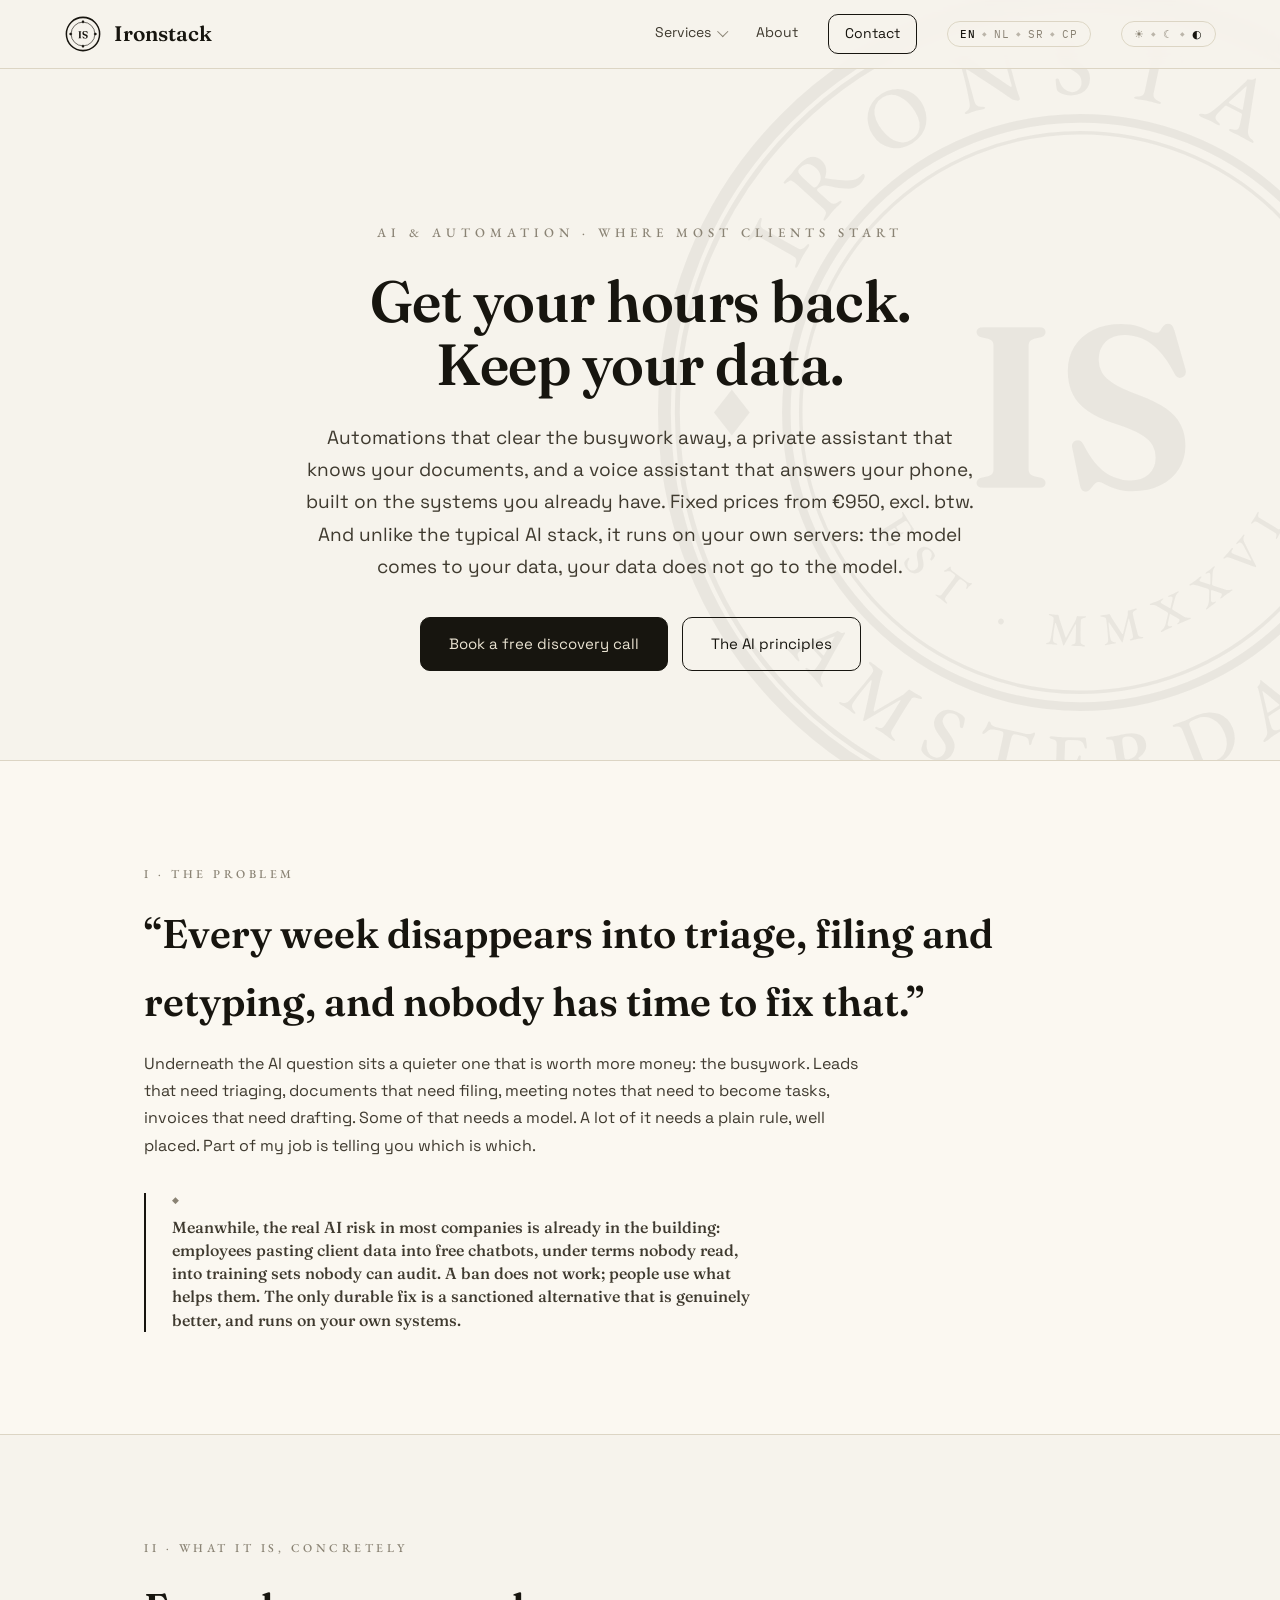
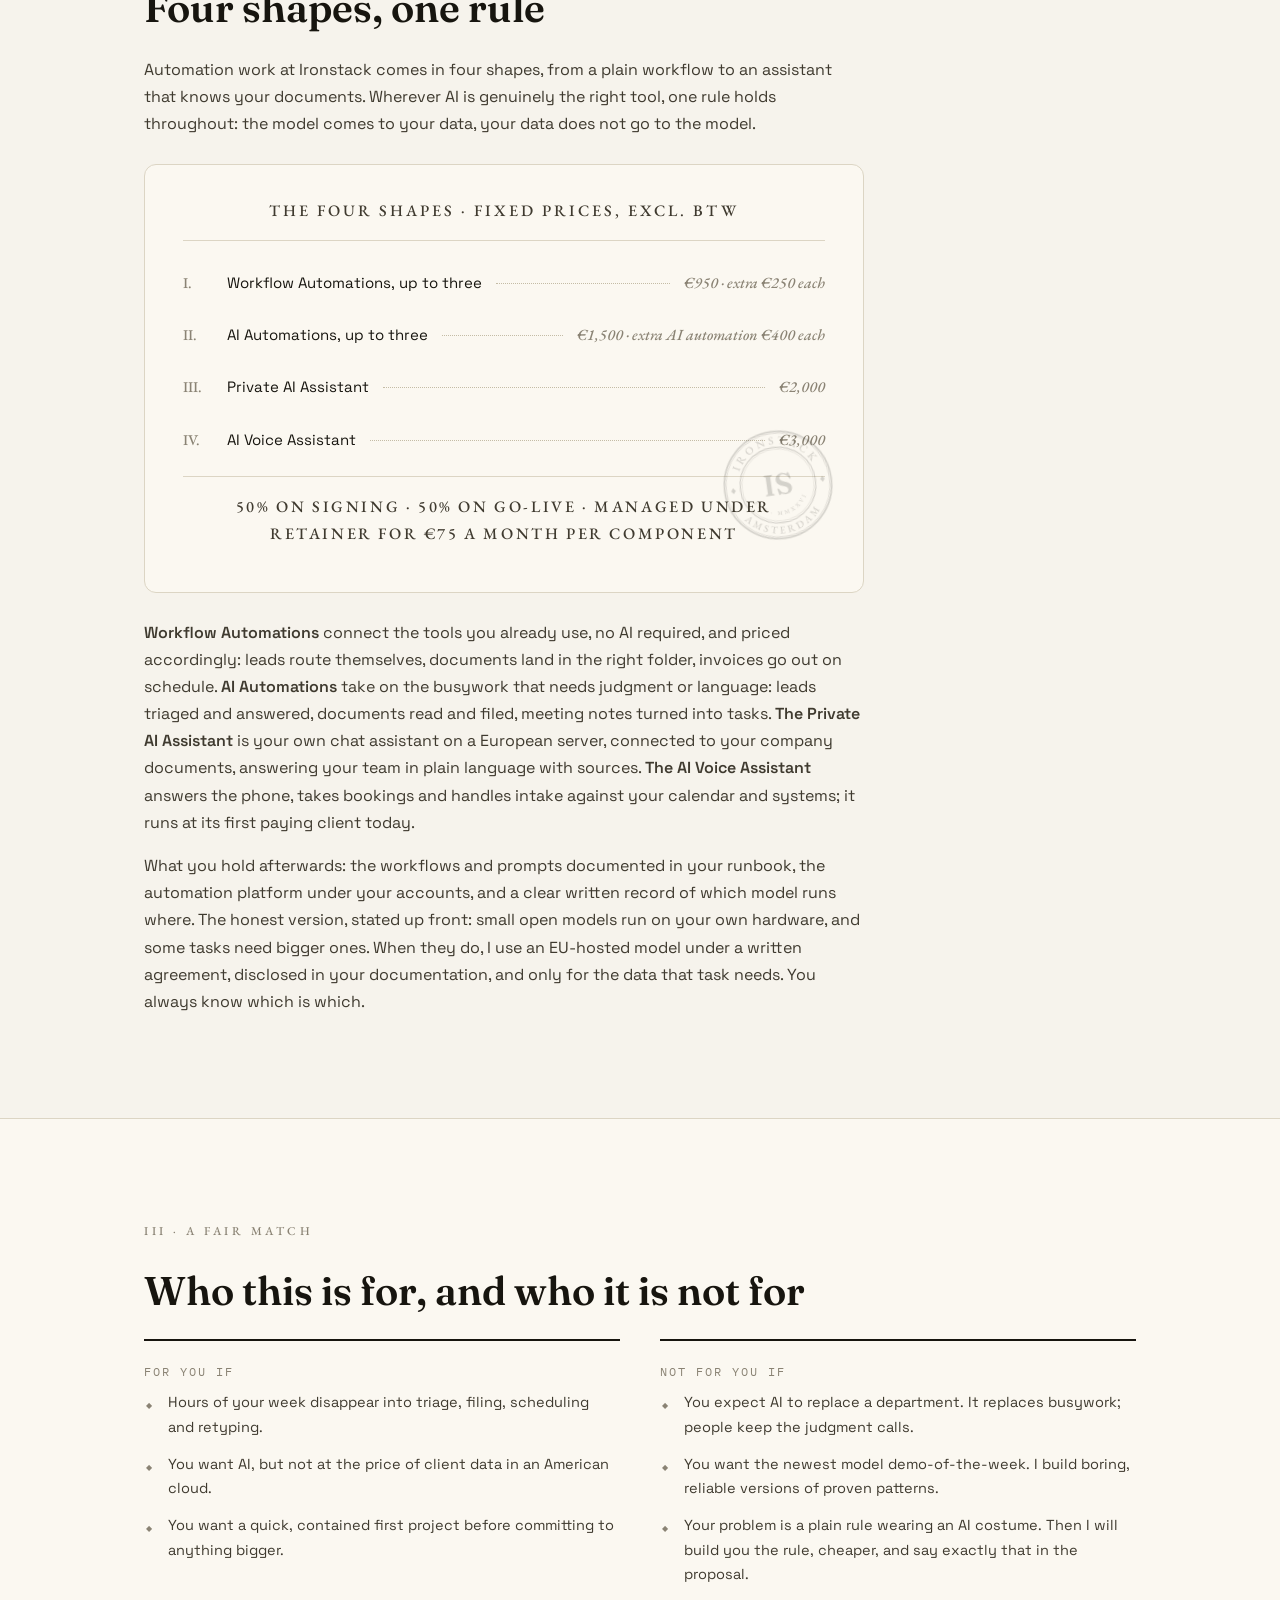
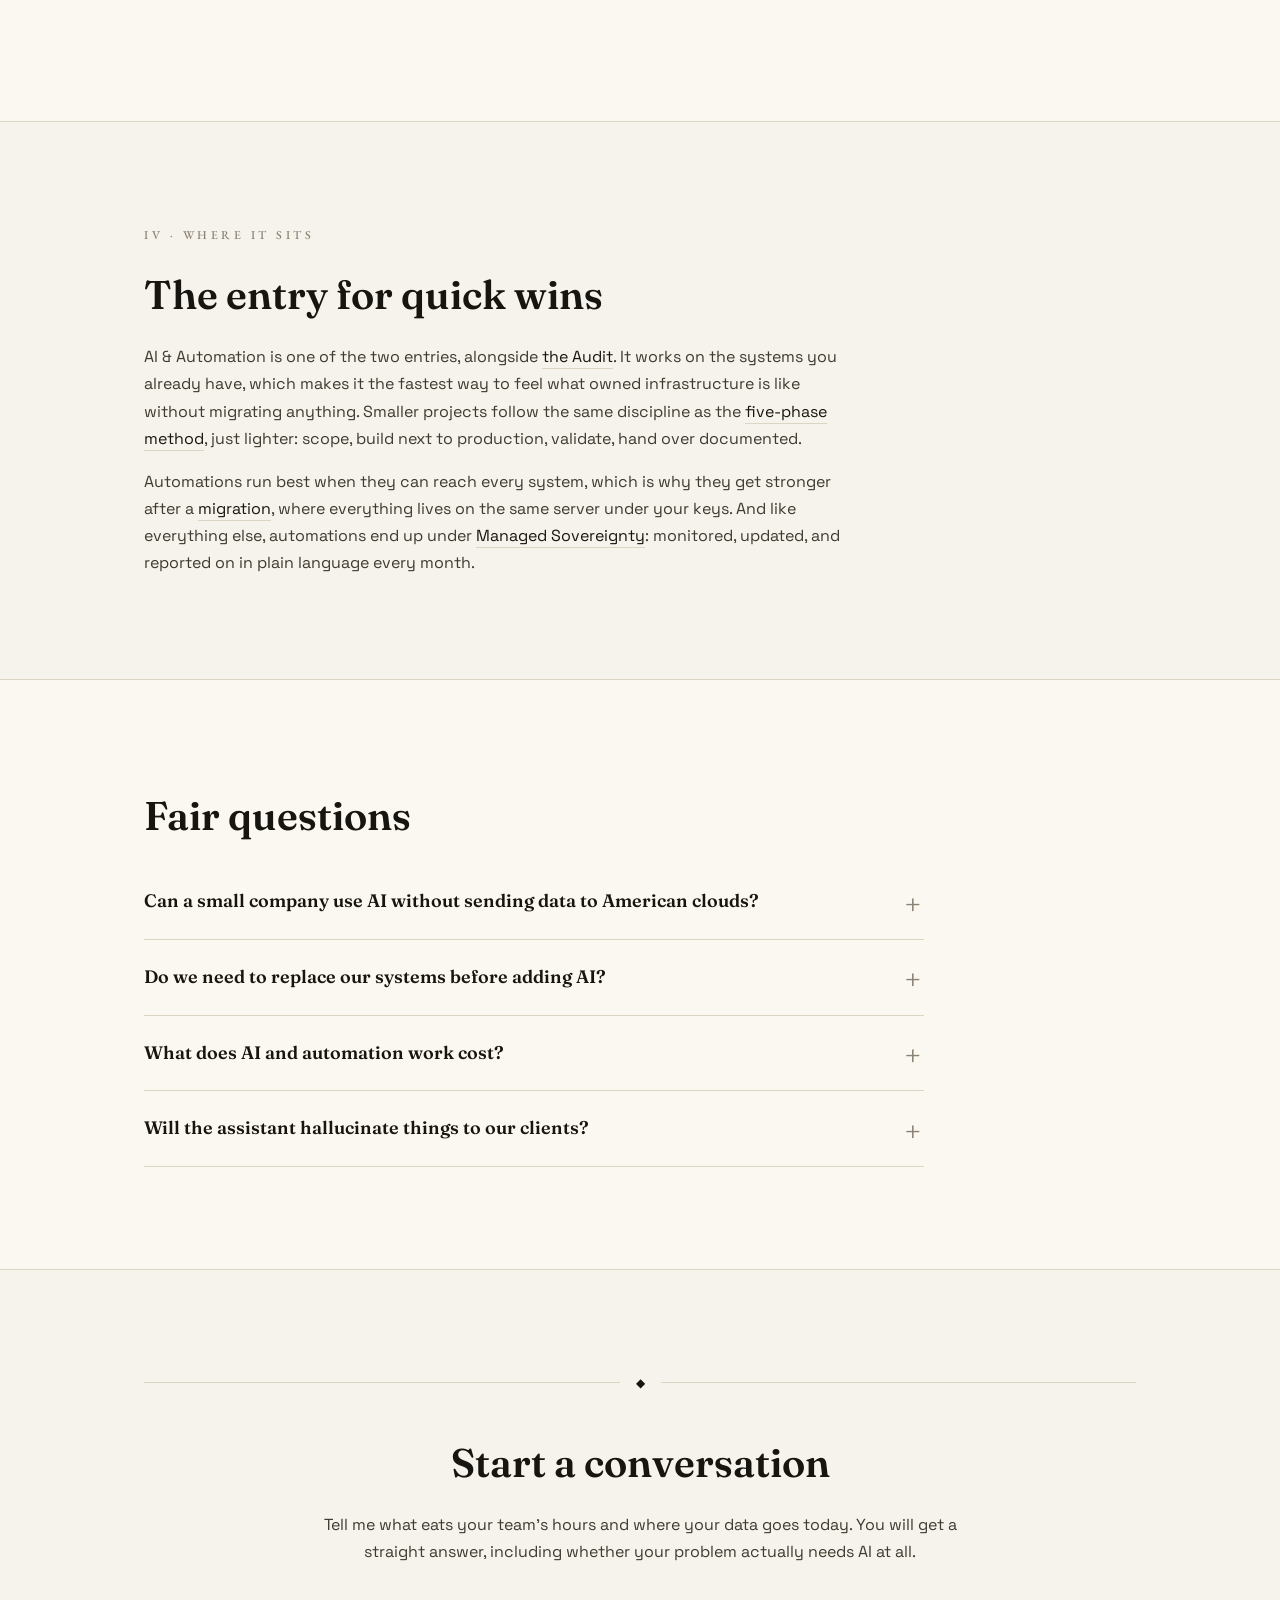
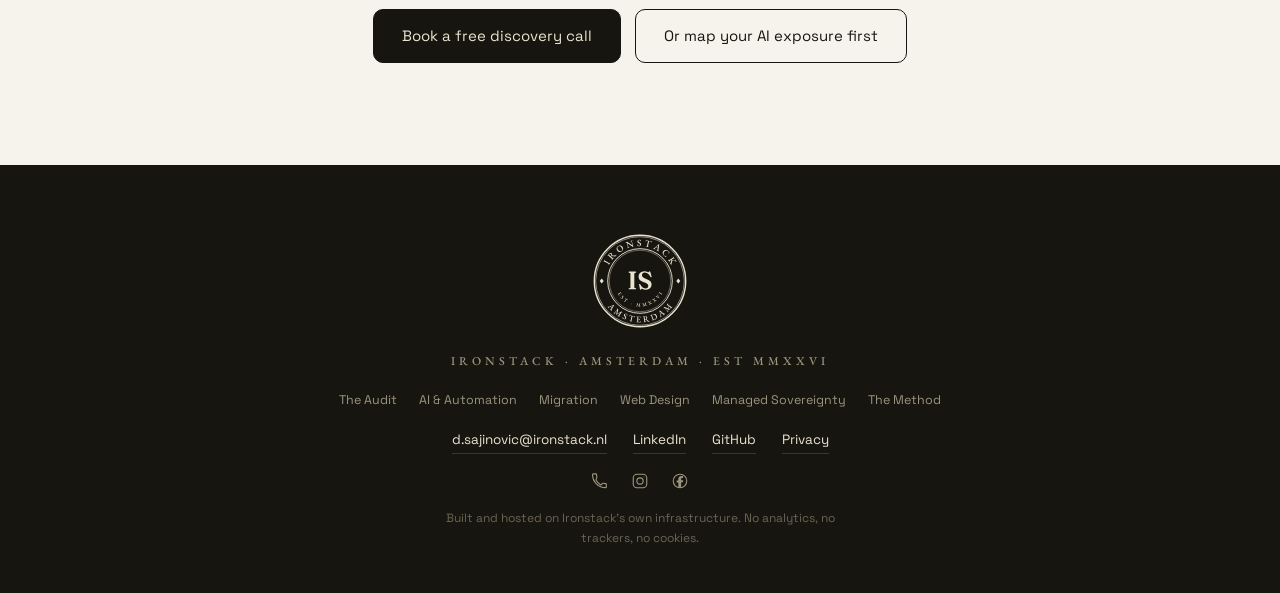
<file: ai-automation.html>
<!DOCTYPE html>
<html lang="en">
<head>
<meta charset="UTF-8">
<meta name="viewport" content="width=device-width, initial-scale=1, viewport-fit=cover">
<title>AI &amp; Automation · Ironstack · Sovereign Infrastructure</title>
<meta name="description" content="Automations that get your hours back, a private AI assistant, and a voice assistant for your phone, built on your own systems. Fixed prices from €950, excl. btw.">
<link rel="canonical" href="https://ironstack.nl/ai-automation.html">
<meta property="og:title" content="AI &amp; Automation · Ironstack">
<meta property="og:description" content="Workflow automations from €950, AI automations from €1,500, a private AI assistant for €2,000, a voice assistant for €3,000. Fixed prices excl. btw, and it runs on your own servers, not someone else's cloud.">
<meta property="og:type" content="website">
<meta property="og:url" content="https://ironstack.nl/ai-automation.html">
<meta property="og:image" content="https://ironstack.nl/assets/og-image.png">
<meta property="og:image:width" content="1200">
<meta property="og:image:height" content="630">
<meta name="twitter:card" content="summary_large_image">
<meta name="twitter:image" content="https://ironstack.nl/assets/og-image.png">
<link rel="icon" href="/assets/favicon.ico" sizes="48x48">
<link rel="icon" href="/assets/favicon-32.png" type="image/png" sizes="32x32">
<link rel="apple-touch-icon" href="/assets/apple-touch-icon-180.png">
<meta name="theme-color" content="#F6F3EC">
<script>
(function () { try {
  var m = new URLSearchParams(location.search).get('theme') || localStorage.getItem('ironstack-theme-mode') || 'system';
  var t = (m === 'dark' || m === 'light') ? m : (window.matchMedia('(prefers-color-scheme: dark)').matches ? 'dark' : 'light');
  document.documentElement.setAttribute('data-theme', t);
  var mc = document.querySelector('meta[name="theme-color"]');
  if (mc) mc.setAttribute('content', t === 'dark' ? '#14120D' : '#F6F3EC');
  if (sessionStorage.getItem('is-nav-seen')) document.documentElement.classList.add('nav-seen');
  else sessionStorage.setItem('is-nav-seen', '1');
  /* arriving on a #section: position before first paint, so the page
     transition lands directly on the section instead of fading to the top
     and then smooth-scrolling down */
  if (location.hash) {
    document.documentElement.style.scrollBehavior = 'auto';
    addEventListener('load', function () {
      requestAnimationFrame(function () { document.documentElement.style.scrollBehavior = ''; });
    });
  }
} catch (e) {} })();
</script>
<link rel="preload" href="/assets/fonts/Fraunces-600-normal.woff2" as="font" type="font/woff2" crossorigin blocking="render">
<link rel="preload" href="/assets/fonts/EBGaramond-500-normal.woff2" as="font" type="font/woff2" crossorigin blocking="render">
<link rel="preload" href="/assets/fonts/SpaceGrotesk-500-normal.woff2" as="font" type="font/woff2" crossorigin blocking="render">
<link rel="stylesheet" href="/css/fonts.css?v=66">
<link rel="stylesheet" href="/css/style.css?v=66">
<script type="application/ld+json">
{
  "@context": "https://schema.org",
  "@type": "Organization",
  "name": "Ironstack",
  "url": "https://ironstack.nl",
  "logo": "https://ironstack.nl/assets/ironstack-seal-full-ink.svg",
  "founder": { "@type": "Person", "name": "Damjan Sajinovic" },
  "address": { "@type": "PostalAddress", "addressLocality": "Amsterdam", "addressCountry": "NL" },
  "sameAs": ["https://www.linkedin.com/in/dsajinovic/", "https://github.com/DamjanS24"]
}
</script>
<script type="application/ld+json">
{
  "@context": "https://schema.org",
  "@type": "Service",
  "name": "AI & Automation",
  "serviceType": "Private AI assistants and business automation",
  "description": "Automations and AI assistants that give small businesses their hours back: workflow automations, chat and voice assistants, and private knowledge search, built on the client's own systems and, when a task needs a bigger model, through a disclosed EU-hosted one. Fixed prices: workflow automations €950, AI automation package €1,500, private AI assistant €2,000, voice assistant €3,000, excl. btw.",
  "url": "https://ironstack.nl/ai-automation.html",
  "provider": { "@type": "Organization", "name": "Ironstack", "url": "https://ironstack.nl" },
  "areaServed": "NL"
}
</script>
<script type="application/ld+json">
{
  "@context": "https://schema.org",
  "@type": "FAQPage",
  "mainEntity": [
    {"@type": "Question", "name": "Can a small company use AI without sending data to American clouds?", "acceptedAnswer": {"@type": "Answer", "text": "Yes, if you are deliberate about it. Small open models run on your own hardware, and when a task needs a bigger model, I use an EU-hosted one under a written agreement, disclosed in your documentation, and only for the data that task needs. You always know which is which."}},
    {"@type": "Question", "name": "Do we need to replace our systems before adding AI?", "acceptedAnswer": {"@type": "Answer", "text": "No. AI and automation work is the entry for quick wins, built on the systems you already have. It is also, in practice, how many clients discover which of their systems are worth owning, but that step is yours to take or skip."}},
    {"@type": "Question", "name": "What does AI and automation work cost?", "acceptedAnswer": {"@type": "Answer", "text": "Workflow Automations, plain integrations with no AI involved, are €950 for up to three, extra workflow automation €250 each. AI Automations, where judgment or language is involved, are €1,500 for up to three, extra AI automation €400 each. A Private AI Assistant is €2,000, an AI Voice Assistant €3,000. All fixed, excl. btw, billed 50% on signing and 50% on go-live. If your problem does not need AI, just a plain workflow automation, the proposal will say that."}},
    {"@type": "Question", "name": "Will the assistant hallucinate things to our clients?", "acceptedAnswer": {"@type": "Answer", "text": "Any language model can be wrong, which is why mine answer with sources from your own documents, act only through defined tools, and get a human handover the moment a conversation leaves the script. Where an error would be expensive, the assistant asks instead of assuming; that boundary is part of the design, not an afterthought."}}
  ]
}
</script>
</head>
<body>
<a class="skip-link" href="#content">Skip to content</a>

<!-- ============ NAV ============ -->
<header class="nav">
  <a class="nav-brand" href="/">
    <img src="/assets/ironstack-seal-small-ink.svg" alt="Ironstack seal" width="38" height="38">
    <span>Ironstack</span>
  </a>
  <nav class="nav-links" id="navLinks">
    <div class="has-mega">
      <a href="/#services" data-i18n="nav.services">Services</a>
      <div class="mega">
        <div class="mega-col">
          <p class="mega-label" data-i18n="services.g1">WHERE YOU START</p>
          <a href="/audit.html" data-i18n="footer.audit">The Audit</a>
          <a href="/ai-automation.html" data-i18n="footer.ai">AI &amp; Automation</a>
          <a href="/migration.html" data-i18n="footer.migration">Migration</a>
          <a href="/web-design.html" data-i18n="footer.webdesign">Web Design</a>
          <a href="/method.html" data-i18n="footer.method">The Method</a>
        </div>
        <div class="mega-col">
          <p class="mega-label" data-i18n="services.g3">HOW IT KEEPS RUNNING</p>
          <a href="/managed-sovereignty.html" data-i18n="footer.managed">Managed Sovereignty</a>
        </div>
        <div class="mega-col">
          <p class="mega-label" data-i18n="menu.replace">REPLACE</p>
          <a href="/replace/google-workspace.html">Google Workspace</a>
          <a href="/replace/hubspot.html">HubSpot</a>
          <a href="/replace/microsoft-365.html">Microsoft 365</a>
        </div>
      </div>
    </div>
    <a href="/#about" data-i18n="nav.about">About</a>
    <a class="nav-cta" href="/#contact" data-i18n="nav.contact">Contact</a>
    <button class="switch" id="langToggle" aria-label="Switch language"><span data-lang="en" class="on">EN</span><span class="sep" aria-hidden="true">◆</span><span data-lang="nl">NL</span><span class="sep" aria-hidden="true">◆</span><span data-lang="sr-latn">SR</span><span class="sep" aria-hidden="true">◆</span><span data-lang="sr-cyrl">СР</span></button>
    <button class="switch" id="themeToggle" aria-label="Theme: light, dark or follow system"><span data-mode="light">☀&#xFE0E;</span><span class="sep" aria-hidden="true">◆</span><span data-mode="dark">☾</span><span class="sep" aria-hidden="true">◆</span><span data-mode="system" title="Follow system">◐</span></button>
  </nav>
  <button class="nav-burger" id="navBurger" aria-label="Menu" aria-expanded="false" aria-controls="navLinks">
    <span class="burger" aria-hidden="true"><span></span><span></span><span></span></span>
  </button>
</header>

<main id="content">
<!-- ============ HERO ============ -->
<section class="hero page-hero">
  <div class="bg-mark bg-seal-hero" aria-hidden="true"></div>
  <p class="kicker" data-i18n="aa.1">AI &amp; AUTOMATION · WHERE MOST CLIENTS START</p>
  <h1 data-i18n="aa.2">Get your hours back.<br>Keep your data.</h1>
  <p class="hero-sub" data-i18n="aa.3">Automations that clear the busywork away, a private assistant that knows your documents, and a voice assistant that answers your phone, built on the systems you already have. Fixed prices from €950, excl. btw. And unlike the typical AI stack, it runs on your own servers: the model comes to your data, your data does not go to the model.</p>
  <div class="hero-ctas">
    <a class="btn btn-primary" href="/#contact" data-i18n="aa.4">Book a free discovery call</a>
    <a class="btn btn-ghost" href="/#ai" data-i18n="aa.5">The AI principles</a>
  </div>
</section>

<!-- ============ THE PROBLEM ============ -->
<section class="section section-alt">
  <p class="svc-group-label" data-i18n="aa.6">I · THE PROBLEM</p>
  <h2 class="section-title" data-i18n="aa.7">“Every week disappears into triage, filing and retyping, and nobody has time to fix that.”</h2>
  <div class="prose">
    <p data-i18n="aa.8">Underneath the AI question sits a quieter one that is worth more money: the busywork. Leads that need triaging, documents that need filing, meeting notes that need to become tasks, invoices that need drafting. Some of that needs a model. A lot of it needs a plain rule, well placed. Part of my job is telling you which is which.</p>
    <p class="pull-quote" data-i18n="aa.10">Meanwhile, the real AI risk in most companies is already in the building: employees pasting client data into free chatbots, under terms nobody read, into training sets nobody can audit. A ban does not work; people use what helps them. The only durable fix is a sanctioned alternative that is genuinely better, and runs on your own systems.</p>
  </div>
</section>

<!-- ============ WHAT IT IS ============ -->
<section class="section">
  <p class="svc-group-label" data-i18n="aa.11">II · WHAT IT IS, CONCRETELY</p>
  <h2 class="section-title" data-i18n="aa.12">Four shapes, one rule</h2>
  <div class="prose">
    <p data-i18n="aa.13">Automation work at Ironstack comes in four shapes, from a plain workflow to an assistant that knows your documents. Wherever AI is genuinely the right tool, one rule holds throughout: the model comes to your data, your data does not go to the model.</p>
    <div class="register">
      <p class="register-head" data-i18n="aa.14">The four shapes · fixed prices, excl. btw</p>
      <div class="register-row"><span class="register-no">I.</span><span class="register-k" data-i18n="aa.56">Workflow Automations, up to three</span><span class="register-dots" aria-hidden="true"></span><span class="register-v" data-i18n="aa.57">€950 · extra €250 each</span></div>
      <div class="register-row"><span class="register-no">II.</span><span class="register-k" data-i18n="aa.15">AI Automations, up to three</span><span class="register-dots" aria-hidden="true"></span><span class="register-v" data-i18n="aa.16">€1,500 · extra AI automation €400 each</span></div>
      <div class="register-row"><span class="register-no">III.</span><span class="register-k" data-i18n="aa.17">Private AI Assistant</span><span class="register-dots" aria-hidden="true"></span><span class="register-v" data-i18n="aa.18">€2,000</span></div>
      <div class="register-row"><span class="register-no">IV.</span><span class="register-k" data-i18n="aa.19">AI Voice Assistant</span><span class="register-dots" aria-hidden="true"></span><span class="register-v" data-i18n="aa.20">€3,000</span></div>
      <p class="register-foot" data-i18n="aa.21">50% on signing · 50% on go-live · managed under retainer for €75 a month per component</p>
      <img class="stamp-doc" src="/assets/ironstack-seal-full-ink.svg" alt="" loading="lazy">
    </div>
    <p data-i18n="aa.22"><strong>Workflow Automations</strong> connect the tools you already use, no AI required, and priced accordingly: leads route themselves, documents land in the right folder, invoices go out on schedule. <strong>AI Automations</strong> take on the busywork that needs judgment or language: leads triaged and answered, documents read and filed, meeting notes turned into tasks. <strong>The Private AI Assistant</strong> is your own chat assistant on a European server, connected to your company documents, answering your team in plain language with sources. <strong>The AI Voice Assistant</strong> answers the phone, takes bookings and handles intake against your calendar and systems; it runs at its first paying client today.</p>
    <p data-i18n="aa.23">What you hold afterwards: the workflows and prompts documented in your runbook, the automation platform under your accounts, and a clear written record of which model runs where. The honest version, stated up front: small open models run on your own hardware, and some tasks need bigger ones. When they do, I use an EU-hosted model under a written agreement, disclosed in your documentation, and only for the data that task needs. You always know which is which.</p>
  </div>
</section>

<!-- ============ WHO FOR ============ -->
<section class="section section-alt">
  <p class="svc-group-label" data-i18n="aa.24">III · A FAIR MATCH</p>
  <h2 class="section-title" data-i18n="aa.25">Who this is for, and who it is not for</h2>
  <div class="svc-grid svc-grid-pair">
    <article class="svc">
      <span class="svc-no" data-i18n="aa.26">FOR YOU IF</span>
      <ul class="diamond-list">
        <li data-i18n="aa.27">Hours of your week disappear into triage, filing, scheduling and retyping.</li>
        <li data-i18n="aa.28">You want AI, but not at the price of client data in an American cloud.</li>
        <li data-i18n="aa.29">You want a quick, contained first project before committing to anything bigger.</li>
      </ul>
      <img class="stamp" src="/assets/ironstack-seal-full-ink.svg" alt="" loading="lazy">
    </article>
    <article class="svc">
      <span class="svc-no" data-i18n="aa.30">NOT FOR YOU IF</span>
      <ul class="diamond-list">
        <li data-i18n="aa.31">You expect AI to replace a department. It replaces busywork; people keep the judgment calls.</li>
        <li data-i18n="aa.32">You want the newest model demo-of-the-week. I build boring, reliable versions of proven patterns.</li>
        <li data-i18n="aa.33">Your problem is a plain rule wearing an AI costume. Then I will build you the rule, cheaper, and say exactly that in the proposal.</li>
      </ul>
      <img class="stamp" src="/assets/ironstack-seal-full-ink.svg" alt="" loading="lazy">
    </article>
  </div>
</section>

<!-- ============ HOW IT CONNECTS ============ -->
<section class="section">
  <p class="svc-group-label" data-i18n="aa.34">IV · WHERE IT SITS</p>
  <h2 class="section-title" data-i18n="aa.35">The entry for quick wins</h2>
  <div class="prose">
    <p data-i18n="aa.36">AI &amp; Automation is one of the two entries, alongside <a href="/audit.html">the Audit</a>. It works on the systems you already have, which makes it the fastest way to feel what owned infrastructure is like without migrating anything. Smaller projects follow the same discipline as the <a href="/method.html">five-phase method</a>, just lighter: scope, build next to production, validate, hand over documented.</p>
    <p data-i18n="aa.37">Automations run best when they can reach every system, which is why they get stronger after a <a href="/migration.html">migration</a>, where everything lives on the same server under your keys. And like everything else, automations end up under <a href="/managed-sovereignty.html">Managed Sovereignty</a>: monitored, updated, and reported on in plain language every month.</p>
  </div>
</section>

<!-- ============ FAQ ============ -->
<section class="section section-alt">
  <h2 class="section-title" data-i18n="aa.38">Fair questions</h2>
  <div class="faq">
    <details class="faq-item">
      <summary data-i18n="aa.39">Can a small company use AI without sending data to American clouds?</summary>
      <p data-i18n="aa.40">Yes, if you are deliberate about it. Small open models run on your own hardware, and when a task needs a bigger model, I use an EU-hosted one under a written agreement, disclosed in your documentation, and only for the data that task needs. You always know which is which.</p>
    </details>
    <details class="faq-item">
      <summary data-i18n="aa.43">Do we need to replace our systems before adding AI?</summary>
      <p data-i18n="aa.44">No. AI and automation work is the entry for quick wins, built on the systems you already have. It is also, in practice, how many clients discover which of their systems are worth owning, but that step is yours to take or skip.</p>
    </details>
    <details class="faq-item">
      <summary data-i18n="aa.45">What does AI and automation work cost?</summary>
      <p data-i18n="aa.46">Workflow Automations, plain integrations with no AI involved, are €950 for up to three, extra workflow automation €250 each. AI Automations, where judgment or language is involved, are €1,500 for up to three, extra AI automation €400 each. A Private AI Assistant is €2,000. An AI Voice Assistant is €3,000. All prices are fixed, excl. btw, billed 50% on signing and 50% on go-live, and managed AI components add €75 per month under the retainer. If it turns out your problem does not need AI, just a plain workflow automation, the proposal will say that, because it is cheaper and more reliable.</p>
    </details>
    <details class="faq-item">
      <summary data-i18n="aa.47">Will the assistant hallucinate things to our clients?</summary>
      <p data-i18n="aa.48">Any language model can be wrong, which is why mine answer with sources from your own documents, act only through defined tools, and get a human handover the moment a conversation leaves the script. Where an error would be expensive, the assistant asks instead of assuming; that boundary is part of the design, not an afterthought.</p>
    </details>
  </div>
</section>

<!-- ============ CTA ============ -->
<section class="section cta-final">
  <div class="diamond-rule"><span>◆</span></div>
  <h2 class="section-title" data-i18n="aa.51">Start a conversation</h2>
  <p class="section-sub" data-i18n="aa.52">Tell me what eats your team’s hours and where your data goes today. You will get a straight answer, including whether your problem actually needs AI at all.</p>
  <div class="hero-ctas">
    <a class="btn btn-primary" href="/#contact" data-i18n="aa.53">Book a free discovery call</a>
    <a class="btn btn-ghost" href="/audit.html" data-i18n="aa.54">Or map your AI exposure first</a>
  </div>
</section>
</main>

<!-- ============ FOOTER ============ -->
<footer class="footer">
  <img src="/assets/ironstack-seal-full-cream.svg" alt="Ironstack seal" width="104" height="104">
  <p class="footer-line">IRONSTACK · AMSTERDAM · EST MMXXVI</p>
  <div class="footer-nav">
    <a href="/audit.html">The Audit</a>
    <a href="/ai-automation.html">AI &amp; Automation</a>
    <a href="/migration.html">Migration</a>
    <a href="/web-design.html">Web Design</a>
    <a href="/managed-sovereignty.html">Managed Sovereignty</a>
    <a href="/method.html">The Method</a>
  </div>
  <div class="footer-links">
    <a href="mailto:d.sajinovic@ironstack.nl">d.sajinovic@ironstack.nl</a>
    <a href="https://www.linkedin.com/in/dsajinovic/" target="_blank" rel="noopener">LinkedIn</a>
    <a href="https://github.com/DamjanS24" target="_blank" rel="noopener">GitHub</a>
    <a href="/privacy.html">Privacy</a>
  </div>
  <div class="footer-icons">
    <a href="tel:+31634717477" aria-label="Call Ironstack"><svg viewBox="0 0 24 24" aria-hidden="true"><path d="M6.6 10.8a15.9 15.9 0 0 0 6.6 6.6l2.2-2.2a1 1 0 0 1 1-.24 9.3 9.3 0 0 0 3 .48 1 1 0 0 1 1 1v3.4a1 1 0 0 1-1 1A17.5 17.5 0 0 1 2 3.5a1 1 0 0 1 1-1H6.4a1 1 0 0 1 1 1 9.3 9.3 0 0 0 .48 3 1 1 0 0 1-.24 1L6.6 10.8z"/></svg></a>
    <a href="https://www.instagram.com/ironstack.nl/" target="_blank" rel="noopener" aria-label="Ironstack on Instagram"><svg viewBox="0 0 24 24" aria-hidden="true"><rect x="3" y="3" width="18" height="18" rx="5"/><circle cx="12" cy="12" r="4.2"/><circle cx="17.3" cy="6.7" r=".6" fill="currentColor" stroke="none"/></svg></a>
    <a href="https://www.facebook.com/share/18zaXuhyA2/?mibextid=wwXIfr" target="_blank" rel="noopener" aria-label="Ironstack on Facebook"><svg viewBox="0 0 24 24" aria-hidden="true"><circle cx="12" cy="12" r="9"/><path d="M13.5 21v-7.2h2.4l.4-2.8h-2.8v-1.8c0-.8.2-1.3 1.4-1.3H16V5.3c-.3 0-1.2-.1-2.3-.1-2.3 0-3.9 1.4-3.9 3.9v2.1H7.5v2.8h2.3V21z" fill="currentColor" stroke="none"/></svg></a>
  </div>
  <p class="footer-fine">Built and hosted on Ironstack’s own infrastructure. No analytics, no trackers, no cookies.</p>
</footer>

<script src="/js/i18n-data.js?v=66"></script>
<script src="/js/i18n/ai-automation.nl.js?v=66"></script>
<script src="/js/i18n/ai-automation.sr-latn.js?v=66"></script>
<script src="/js/i18n/ai-automation.sr-cyrl.js?v=66"></script>
<script src="/js/main.js?v=66"></script>
</body>
</html>
</file>
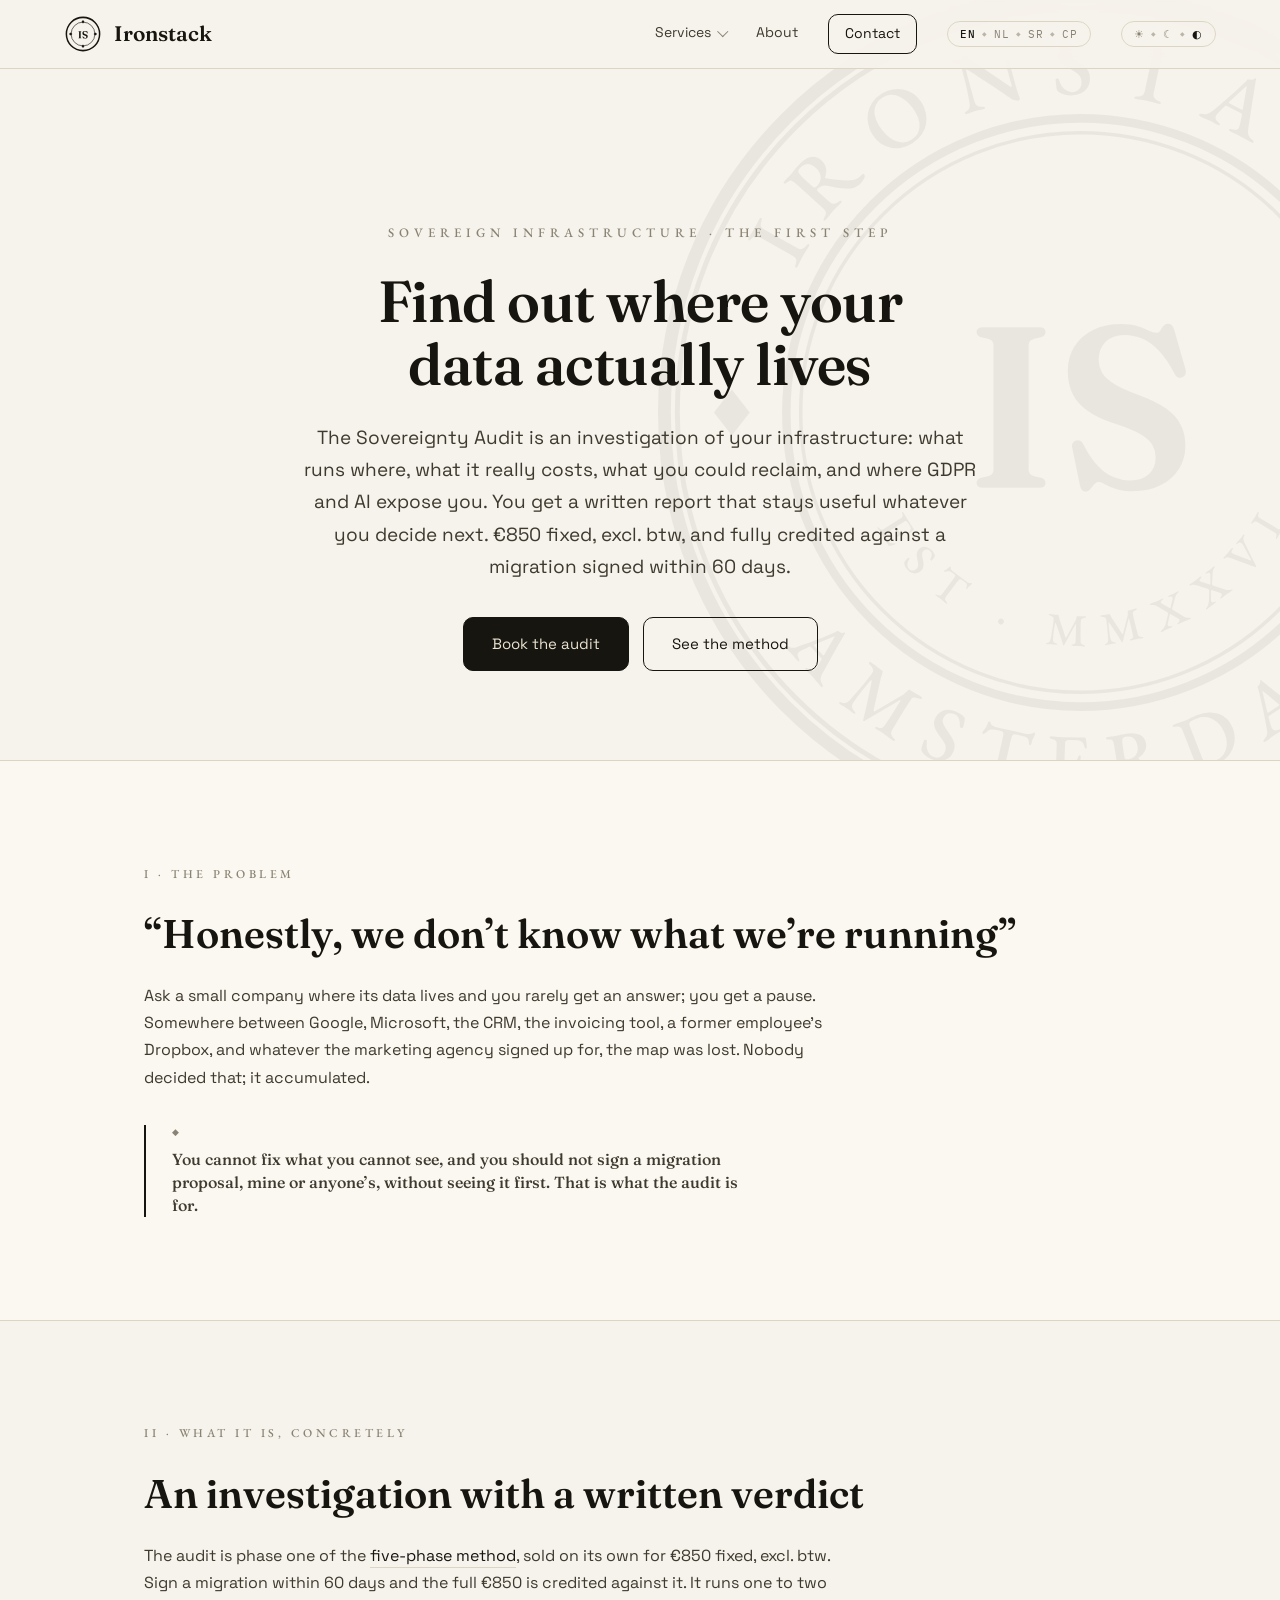
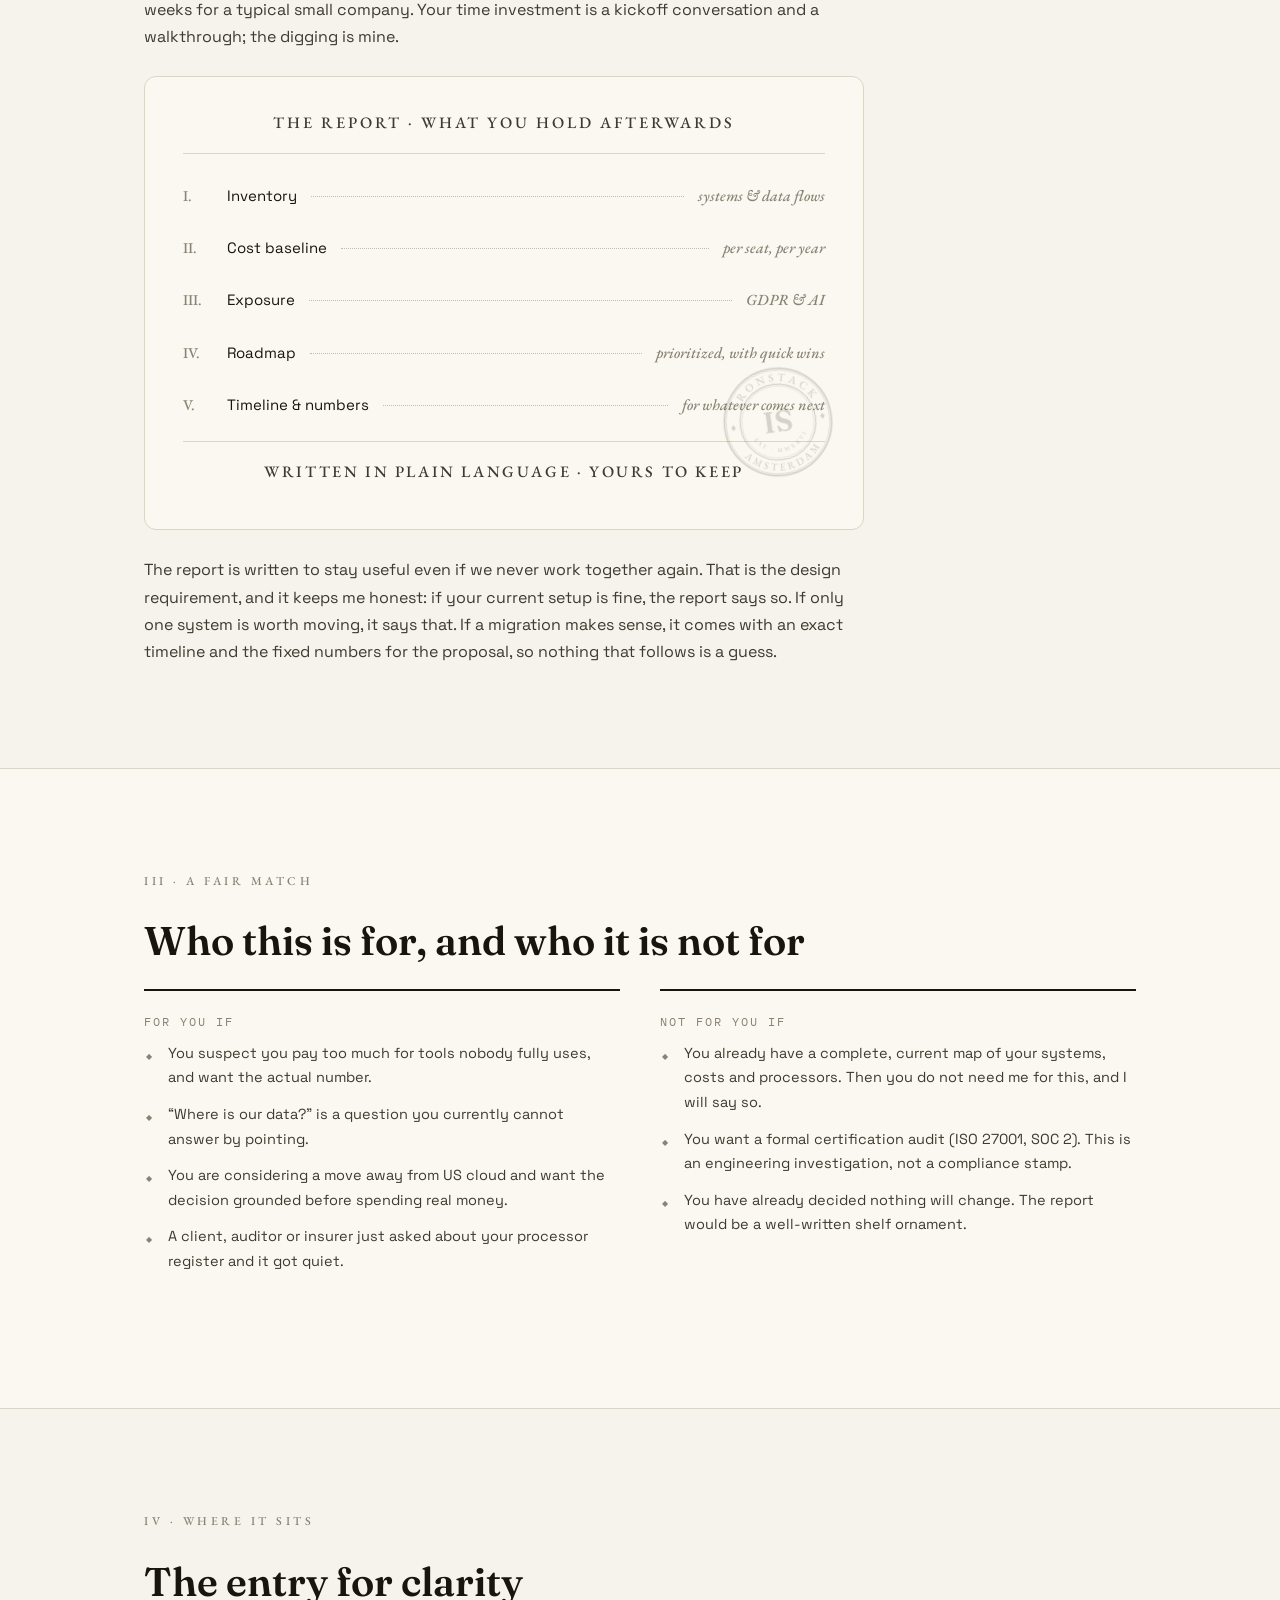
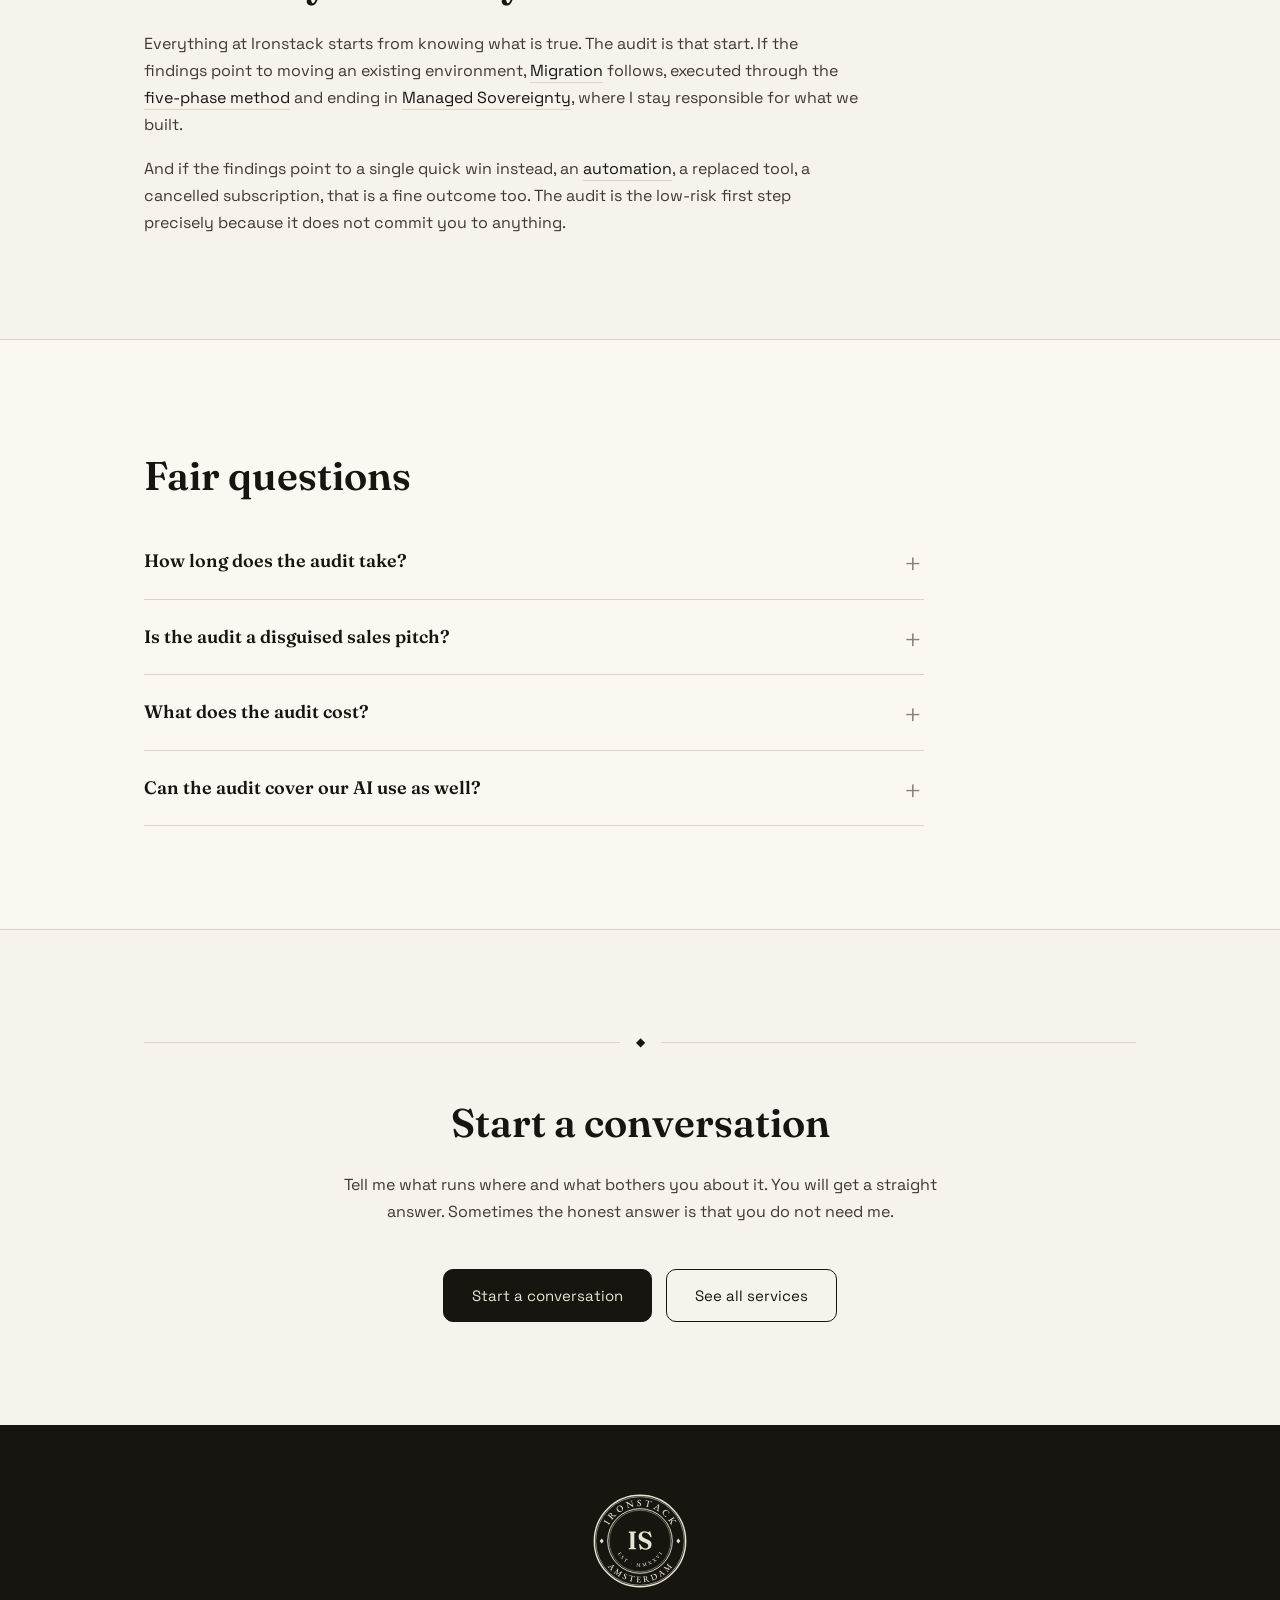
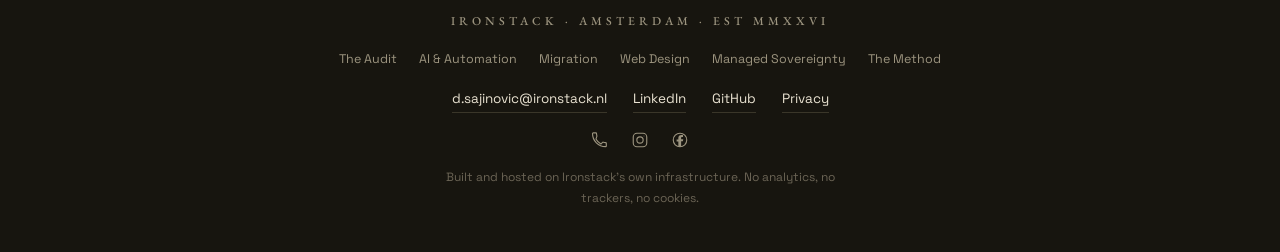
<file: audit.html>
<!DOCTYPE html>
<html lang="en">
<head>
<meta charset="UTF-8">
<meta name="viewport" content="width=device-width, initial-scale=1, viewport-fit=cover">
<title>The Audit · Ironstack · Sovereign Infrastructure</title>
<meta name="description" content="An infrastructure and data sovereignty audit for small companies: where your data lives, what your SaaS really costs, where GDPR and AI expose you. Fixed price.">
<link rel="canonical" href="https://ironstack.nl/audit.html">
<meta property="og:title" content="The Audit · Ironstack">
<meta property="og:description" content="Find out where your data actually lives, what everything costs, and what you could reclaim. A fixed-price investigation with a written report that is yours to keep.">
<meta property="og:type" content="website">
<meta property="og:url" content="https://ironstack.nl/audit.html">
<meta property="og:image" content="https://ironstack.nl/assets/og-image.png">
<meta property="og:image:width" content="1200">
<meta property="og:image:height" content="630">
<meta name="twitter:card" content="summary_large_image">
<meta name="twitter:image" content="https://ironstack.nl/assets/og-image.png">
<link rel="icon" href="/assets/favicon.ico" sizes="48x48">
<link rel="icon" href="/assets/favicon-32.png" type="image/png" sizes="32x32">
<link rel="apple-touch-icon" href="/assets/apple-touch-icon-180.png">
<meta name="theme-color" content="#F6F3EC">
<script>
(function () { try {
  var m = new URLSearchParams(location.search).get('theme') || localStorage.getItem('ironstack-theme-mode') || 'system';
  var t = (m === 'dark' || m === 'light') ? m : (window.matchMedia('(prefers-color-scheme: dark)').matches ? 'dark' : 'light');
  document.documentElement.setAttribute('data-theme', t);
  var mc = document.querySelector('meta[name="theme-color"]');
  if (mc) mc.setAttribute('content', t === 'dark' ? '#14120D' : '#F6F3EC');
  if (sessionStorage.getItem('is-nav-seen')) document.documentElement.classList.add('nav-seen');
  else sessionStorage.setItem('is-nav-seen', '1');
  /* arriving on a #section: position before first paint, so the page
     transition lands directly on the section instead of fading to the top
     and then smooth-scrolling down */
  if (location.hash) {
    document.documentElement.style.scrollBehavior = 'auto';
    addEventListener('load', function () {
      requestAnimationFrame(function () { document.documentElement.style.scrollBehavior = ''; });
    });
  }
} catch (e) {} })();
</script>
<link rel="preload" href="/assets/fonts/Fraunces-600-normal.woff2" as="font" type="font/woff2" crossorigin blocking="render">
<link rel="preload" href="/assets/fonts/EBGaramond-500-normal.woff2" as="font" type="font/woff2" crossorigin blocking="render">
<link rel="preload" href="/assets/fonts/SpaceGrotesk-500-normal.woff2" as="font" type="font/woff2" crossorigin blocking="render">
<link rel="stylesheet" href="/css/fonts.css?v=66">
<link rel="stylesheet" href="/css/style.css?v=66">
<script type="application/ld+json">
{
  "@context": "https://schema.org",
  "@type": "Organization",
  "name": "Ironstack",
  "url": "https://ironstack.nl",
  "logo": "https://ironstack.nl/assets/ironstack-seal-full-ink.svg",
  "founder": { "@type": "Person", "name": "Damjan Sajinovic" },
  "address": { "@type": "PostalAddress", "addressLocality": "Amsterdam", "addressCountry": "NL" },
  "sameAs": ["https://www.linkedin.com/in/dsajinovic/", "https://github.com/DamjanS24"]
}
</script>
<script type="application/ld+json">
{
  "@context": "https://schema.org",
  "@type": "Service",
  "name": "The Audit",
  "serviceType": "Infrastructure and data sovereignty audit",
  "description": "A fixed-price investigation of a company's infrastructure: where data lives, what the tooling costs, what could be reclaimed, and where GDPR and AI create exposure. Delivered as a written report the client keeps.",
  "url": "https://ironstack.nl/audit.html",
  "provider": { "@type": "Organization", "name": "Ironstack", "url": "https://ironstack.nl" },
  "areaServed": "NL"
}
</script>
<script type="application/ld+json">
{
  "@context": "https://schema.org",
  "@type": "FAQPage",
  "mainEntity": [
    {"@type": "Question", "name": "How long does the audit take?", "acceptedAnswer": {"@type": "Answer", "text": "One to two weeks for a typical small company, depending on how scattered the environment is. Most of your time investment is a kickoff conversation and a walkthrough of what you use; I do the digging."}},
    {"@type": "Question", "name": "Is the audit a disguised sales pitch?", "acceptedAnswer": {"@type": "Answer", "text": "No. The report has to stay useful even if we never work together again; that is the design requirement. If your current setup is honestly fine, the report says so. If only part of it is worth moving, the report says that too."}},
    {"@type": "Question", "name": "What does the audit cost?", "acceptedAnswer": {"@type": "Answer", "text": "€850 fixed, excl. btw, and it does not move. If you sign a migration within 60 days, the full €850 is credited against it, so looking first costs nothing extra."}},
    {"@type": "Question", "name": "Can the audit cover our AI use as well?", "acceptedAnswer": {"@type": "Answer", "text": "Yes. The biggest AI risk in most companies today is employees pasting client data into free chatbots. The audit maps which tools are in use, sanctioned or not, and what data flows through them."}}
  ]
}
</script>
</head>
<body>
<a class="skip-link" href="#content">Skip to content</a>

<!-- ============ NAV ============ -->
<header class="nav">
  <a class="nav-brand" href="/">
    <img src="/assets/ironstack-seal-small-ink.svg" alt="Ironstack seal" width="38" height="38">
    <span>Ironstack</span>
  </a>
  <nav class="nav-links" id="navLinks">
    <div class="has-mega">
      <a href="/#services" data-i18n="nav.services">Services</a>
      <div class="mega">
        <div class="mega-col">
          <p class="mega-label" data-i18n="services.g1">WHERE YOU START</p>
          <a href="/audit.html" data-i18n="footer.audit">The Audit</a>
          <a href="/ai-automation.html" data-i18n="footer.ai">AI &amp; Automation</a>
          <a href="/migration.html" data-i18n="footer.migration">Migration</a>
          <a href="/web-design.html" data-i18n="footer.webdesign">Web Design</a>
          <a href="/method.html" data-i18n="footer.method">The Method</a>
        </div>
        <div class="mega-col">
          <p class="mega-label" data-i18n="services.g3">HOW IT KEEPS RUNNING</p>
          <a href="/managed-sovereignty.html" data-i18n="footer.managed">Managed Sovereignty</a>
        </div>
        <div class="mega-col">
          <p class="mega-label" data-i18n="menu.replace">REPLACE</p>
          <a href="/replace/google-workspace.html">Google Workspace</a>
          <a href="/replace/hubspot.html">HubSpot</a>
          <a href="/replace/microsoft-365.html">Microsoft 365</a>
        </div>
      </div>
    </div>
    <a href="/#about" data-i18n="nav.about">About</a>
    <a class="nav-cta" href="/#contact" data-i18n="nav.contact">Contact</a>
    <button class="switch" id="langToggle" aria-label="Switch language"><span data-lang="en" class="on">EN</span><span class="sep" aria-hidden="true">◆</span><span data-lang="nl">NL</span><span class="sep" aria-hidden="true">◆</span><span data-lang="sr-latn">SR</span><span class="sep" aria-hidden="true">◆</span><span data-lang="sr-cyrl">СР</span></button>
    <button class="switch" id="themeToggle" aria-label="Theme: light, dark or follow system"><span data-mode="light">☀&#xFE0E;</span><span class="sep" aria-hidden="true">◆</span><span data-mode="dark">☾</span><span class="sep" aria-hidden="true">◆</span><span data-mode="system" title="Follow system">◐</span></button>
  </nav>
  <button class="nav-burger" id="navBurger" aria-label="Menu" aria-expanded="false" aria-controls="navLinks">
    <span class="burger" aria-hidden="true"><span></span><span></span><span></span></span>
  </button>
</header>

<main id="content">
<!-- ============ HERO ============ -->
<section class="hero page-hero">
  <div class="bg-mark bg-seal-hero" aria-hidden="true"></div>
  <p class="kicker" data-i18n="au.1">SOVEREIGN INFRASTRUCTURE · THE FIRST STEP</p>
  <h1 data-i18n="au.2">Find out where your<br>data actually lives</h1>
  <p class="hero-sub" data-i18n="au.3">The Sovereignty Audit is an investigation of your infrastructure: what runs where, what it really costs, what you could reclaim, and where GDPR and AI expose you. You get a written report that stays useful whatever you decide next. €850 fixed, excl. btw, and fully credited against a migration signed within 60 days.</p>
  <div class="hero-ctas">
    <a class="btn btn-primary" href="/#contact" data-i18n="au.4">Book the audit</a>
    <a class="btn btn-ghost" href="/method.html" data-i18n="au.5">See the method</a>
  </div>
</section>

<!-- ============ THE PROBLEM ============ -->
<section class="section section-alt">
  <p class="svc-group-label" data-i18n="au.6">I · THE PROBLEM</p>
  <h2 class="section-title" data-i18n="au.7">“Honestly, we don’t know what we’re running”</h2>
  <div class="prose">
    <p data-i18n="au.8">Ask a small company where its data lives and you rarely get an answer; you get a pause. Somewhere between Google, Microsoft, the CRM, the invoicing tool, a former employee’s Dropbox, and whatever the marketing agency signed up for, the map was lost. Nobody decided that; it accumulated.</p>
    <p class="pull-quote" data-i18n="au.10">You cannot fix what you cannot see, and you should not sign a migration proposal, mine or anyone’s, without seeing it first. That is what the audit is for.</p>
  </div>
</section>

<!-- ============ WHAT IT IS ============ -->
<section class="section">
  <p class="svc-group-label" data-i18n="au.11">II · WHAT IT IS, CONCRETELY</p>
  <h2 class="section-title" data-i18n="au.12">An investigation with a written verdict</h2>
  <div class="prose">
    <p data-i18n="au.13">The audit is phase one of the <a href="/method.html">five-phase method</a>, sold on its own for €850 fixed, excl. btw. Sign a migration within 60 days and the full €850 is credited against it. It runs one to two weeks for a typical small company. Your time investment is a kickoff conversation and a walkthrough; the digging is mine.</p>
    <div class="register">
      <p class="register-head" data-i18n="au.14">The report · what you hold afterwards</p>
      <div class="register-row"><span class="register-no">I.</span><span class="register-k" data-i18n="au.15">Inventory</span><span class="register-dots" aria-hidden="true"></span><span class="register-v" data-i18n="au.16">systems &amp; data flows</span></div>
      <div class="register-row"><span class="register-no">II.</span><span class="register-k" data-i18n="au.17">Cost baseline</span><span class="register-dots" aria-hidden="true"></span><span class="register-v" data-i18n="au.18">per seat, per year</span></div>
      <div class="register-row"><span class="register-no">III.</span><span class="register-k" data-i18n="au.19">Exposure</span><span class="register-dots" aria-hidden="true"></span><span class="register-v" data-i18n="au.20">GDPR &amp; AI</span></div>
      <div class="register-row"><span class="register-no">IV.</span><span class="register-k" data-i18n="au.21">Roadmap</span><span class="register-dots" aria-hidden="true"></span><span class="register-v" data-i18n="au.22">prioritized, with quick wins</span></div>
      <div class="register-row"><span class="register-no">V.</span><span class="register-k" data-i18n="au.23">Timeline &amp; numbers</span><span class="register-dots" aria-hidden="true"></span><span class="register-v" data-i18n="au.24">for whatever comes next</span></div>
      <p class="register-foot" data-i18n="au.25">Written in plain language · yours to keep</p>
      <img class="stamp-doc" src="/assets/ironstack-seal-full-ink.svg" alt="" loading="lazy">
    </div>
    <p data-i18n="au.26">The report is written to stay useful even if we never work together again. That is the design requirement, and it keeps me honest: if your current setup is fine, the report says so. If only one system is worth moving, it says that. If a migration makes sense, it comes with an exact timeline and the fixed numbers for the proposal, so nothing that follows is a guess.</p>
  </div>
</section>

<!-- ============ WHO FOR ============ -->
<section class="section section-alt">
  <p class="svc-group-label" data-i18n="au.27">III · A FAIR MATCH</p>
  <h2 class="section-title" data-i18n="au.28">Who this is for, and who it is not for</h2>
  <div class="svc-grid svc-grid-pair">
    <article class="svc">
      <span class="svc-no" data-i18n="au.29">FOR YOU IF</span>
      <ul class="diamond-list">
        <li data-i18n="au.30">You suspect you pay too much for tools nobody fully uses, and want the actual number.</li>
        <li data-i18n="au.31">“Where is our data?” is a question you currently cannot answer by pointing.</li>
        <li data-i18n="au.32">You are considering a move away from US cloud and want the decision grounded before spending real money.</li>
        <li data-i18n="au.33">A client, auditor or insurer just asked about your processor register and it got quiet.</li>
      </ul>
      <img class="stamp" src="/assets/ironstack-seal-full-ink.svg" alt="" loading="lazy">
    </article>
    <article class="svc">
      <span class="svc-no" data-i18n="au.34">NOT FOR YOU IF</span>
      <ul class="diamond-list">
        <li data-i18n="au.35">You already have a complete, current map of your systems, costs and processors. Then you do not need me for this, and I will say so.</li>
        <li data-i18n="au.36">You want a formal certification audit (ISO 27001, SOC 2). This is an engineering investigation, not a compliance stamp.</li>
        <li data-i18n="au.37">You have already decided nothing will change. The report would be a well-written shelf ornament.</li>
      </ul>
      <img class="stamp" src="/assets/ironstack-seal-full-ink.svg" alt="" loading="lazy">
    </article>
  </div>
</section>

<!-- ============ HOW IT CONNECTS ============ -->
<section class="section">
  <p class="svc-group-label" data-i18n="au.38">IV · WHERE IT SITS</p>
  <h2 class="section-title" data-i18n="au.39">The entry for clarity</h2>
  <div class="prose">
    <p data-i18n="au.40">Everything at Ironstack starts from knowing what is true. The audit is that start. If the findings point to moving an existing environment, <a href="/migration.html">Migration</a> follows, executed through the <a href="/method.html">five-phase method</a> and ending in <a href="/managed-sovereignty.html">Managed Sovereignty</a>, where I stay responsible for what we built.</p>
    <p data-i18n="au.41">And if the findings point to a single quick win instead, an <a href="/ai-automation.html">automation</a>, a replaced tool, a cancelled subscription, that is a fine outcome too. The audit is the low-risk first step precisely because it does not commit you to anything.</p>
  </div>
</section>

<!-- ============ FAQ ============ -->
<section class="section section-alt">
  <h2 class="section-title" data-i18n="au.42">Fair questions</h2>
  <div class="faq">
    <details class="faq-item">
      <summary data-i18n="au.43">How long does the audit take?</summary>
      <p data-i18n="au.44">One to two weeks for a typical small company, depending on how scattered the environment is. Most of your time investment is a kickoff conversation and a walkthrough of what you use; I do the digging.</p>
    </details>
    <details class="faq-item">
      <summary data-i18n="au.47">Is the audit a disguised sales pitch?</summary>
      <p data-i18n="au.48">No. The report has to stay useful even if we never work together again; that is the design requirement. If your current setup is honestly fine, the report says so. If only part of it is worth moving, the report says that too.</p>
    </details>
    <details class="faq-item">
      <summary data-i18n="au.49">What does the audit cost?</summary>
      <p data-i18n="au.50">€850 fixed, excl. btw, and it does not move. If you sign a migration within 60 days, the full €850 is credited against it, so looking first costs you nothing extra.</p>
    </details>
    <details class="faq-item">
      <summary data-i18n="au.53">Can the audit cover our AI use as well?</summary>
      <p data-i18n="au.54">Yes. The biggest AI risk in most companies today is employees pasting client data into free chatbots. The audit maps which tools are in use, sanctioned or not, and what data flows through them.</p>
    </details>
  </div>
</section>

<!-- ============ CTA ============ -->
<section class="section cta-final">
  <div class="diamond-rule"><span>◆</span></div>
  <h2 class="section-title" data-i18n="au.55">Start a conversation</h2>
  <p class="section-sub" data-i18n="au.56">Tell me what runs where and what bothers you about it. You will get a straight answer. Sometimes the honest answer is that you do not need me.</p>
  <div class="hero-ctas">
    <a class="btn btn-primary" href="/#contact" data-i18n="au.57">Start a conversation</a>
    <a class="btn btn-ghost" href="/#services" data-i18n="au.58">See all services</a>
  </div>
</section>
</main>

<!-- ============ FOOTER ============ -->
<footer class="footer">
  <img src="/assets/ironstack-seal-full-cream.svg" alt="Ironstack seal" width="104" height="104">
  <p class="footer-line">IRONSTACK · AMSTERDAM · EST MMXXVI</p>
  <div class="footer-nav">
    <a href="/audit.html">The Audit</a>
    <a href="/ai-automation.html">AI &amp; Automation</a>
    <a href="/migration.html">Migration</a>
    <a href="/web-design.html">Web Design</a>
    <a href="/managed-sovereignty.html">Managed Sovereignty</a>
    <a href="/method.html">The Method</a>
  </div>
  <div class="footer-links">
    <a href="mailto:d.sajinovic@ironstack.nl">d.sajinovic@ironstack.nl</a>
    <a href="https://www.linkedin.com/in/dsajinovic/" target="_blank" rel="noopener">LinkedIn</a>
    <a href="https://github.com/DamjanS24" target="_blank" rel="noopener">GitHub</a>
    <a href="/privacy.html">Privacy</a>
  </div>
  <div class="footer-icons">
    <a href="tel:+31634717477" aria-label="Call Ironstack"><svg viewBox="0 0 24 24" aria-hidden="true"><path d="M6.6 10.8a15.9 15.9 0 0 0 6.6 6.6l2.2-2.2a1 1 0 0 1 1-.24 9.3 9.3 0 0 0 3 .48 1 1 0 0 1 1 1v3.4a1 1 0 0 1-1 1A17.5 17.5 0 0 1 2 3.5a1 1 0 0 1 1-1H6.4a1 1 0 0 1 1 1 9.3 9.3 0 0 0 .48 3 1 1 0 0 1-.24 1L6.6 10.8z"/></svg></a>
    <a href="https://www.instagram.com/ironstack.nl/" target="_blank" rel="noopener" aria-label="Ironstack on Instagram"><svg viewBox="0 0 24 24" aria-hidden="true"><rect x="3" y="3" width="18" height="18" rx="5"/><circle cx="12" cy="12" r="4.2"/><circle cx="17.3" cy="6.7" r=".6" fill="currentColor" stroke="none"/></svg></a>
    <a href="https://www.facebook.com/share/18zaXuhyA2/?mibextid=wwXIfr" target="_blank" rel="noopener" aria-label="Ironstack on Facebook"><svg viewBox="0 0 24 24" aria-hidden="true"><circle cx="12" cy="12" r="9"/><path d="M13.5 21v-7.2h2.4l.4-2.8h-2.8v-1.8c0-.8.2-1.3 1.4-1.3H16V5.3c-.3 0-1.2-.1-2.3-.1-2.3 0-3.9 1.4-3.9 3.9v2.1H7.5v2.8h2.3V21z" fill="currentColor" stroke="none"/></svg></a>
  </div>
  <p class="footer-fine">Built and hosted on Ironstack’s own infrastructure. No analytics, no trackers, no cookies.</p>
</footer>

<script src="/js/i18n-data.js?v=66"></script>
<script src="/js/i18n/audit.nl.js?v=66"></script>
<script src="/js/i18n/audit.sr-latn.js?v=66"></script>
<script src="/js/i18n/audit.sr-cyrl.js?v=66"></script>
<script src="/js/main.js?v=66"></script>
</body>
</html>
</file>
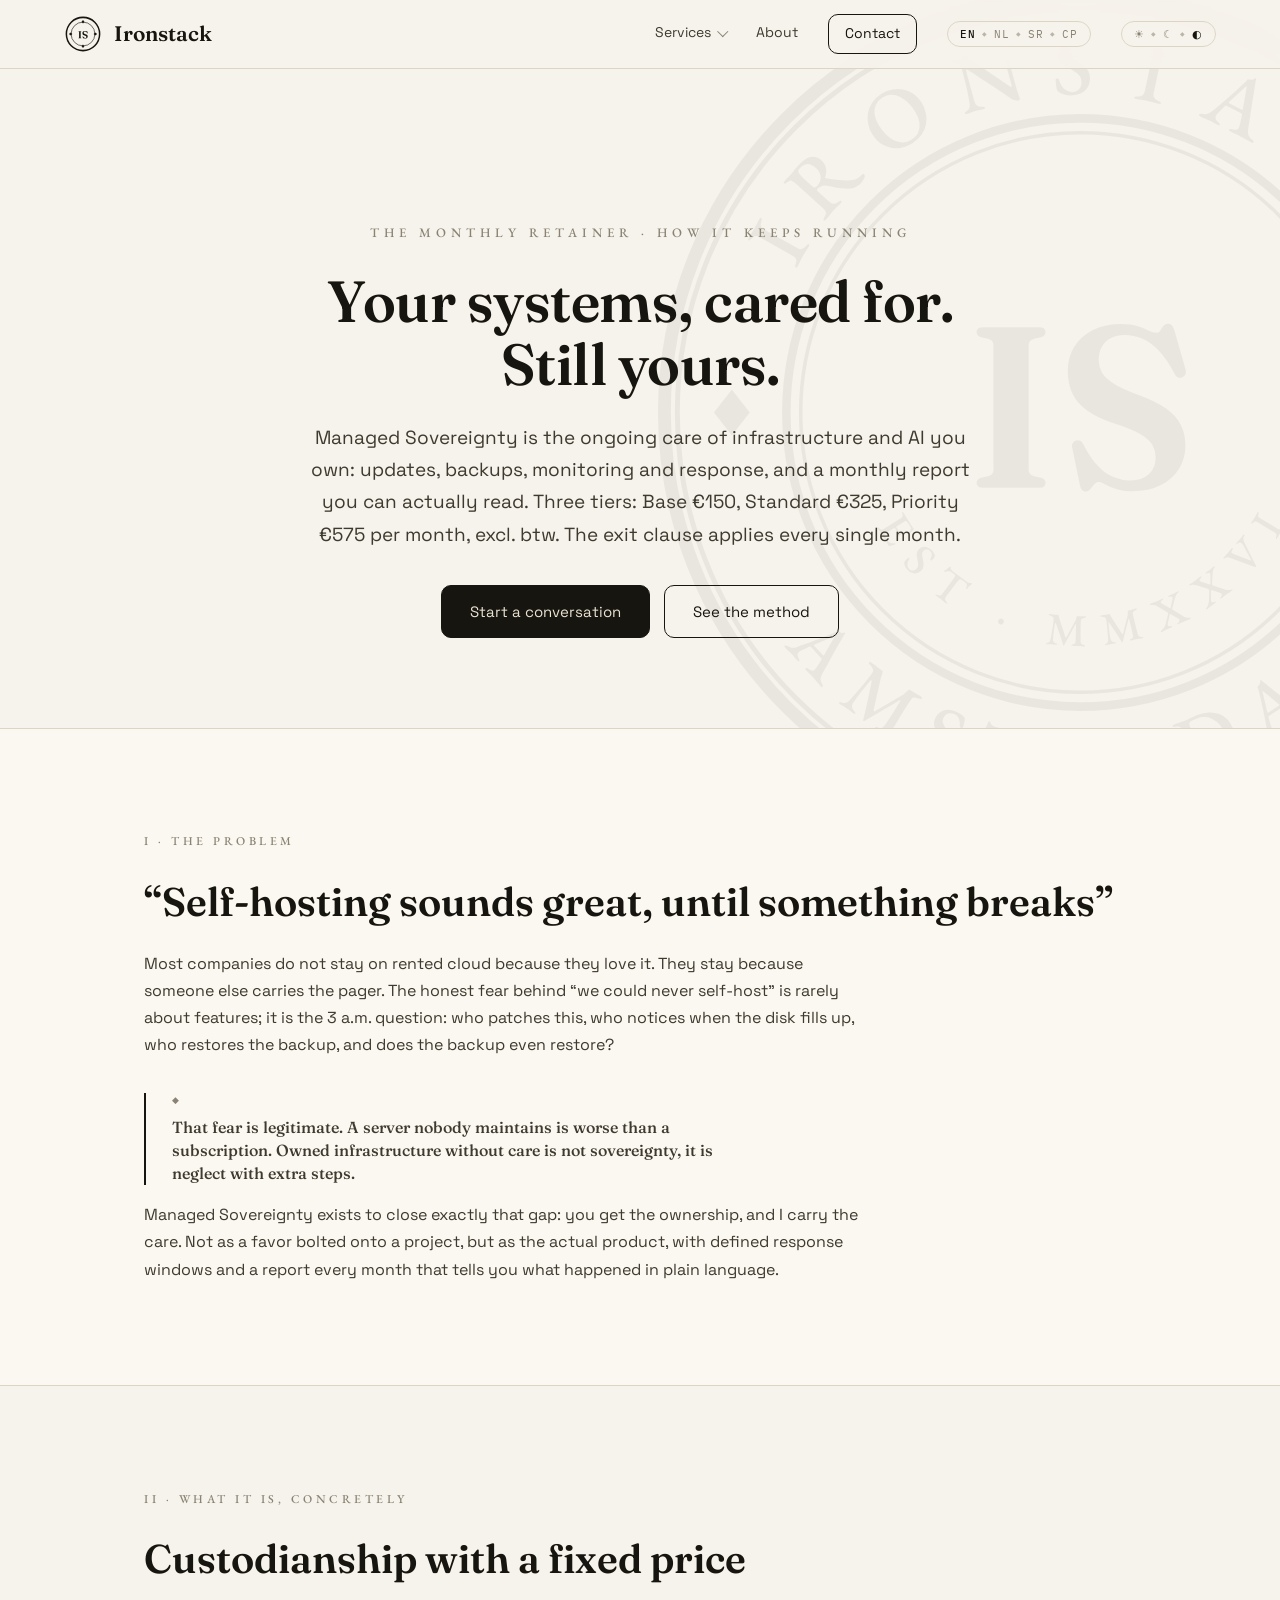
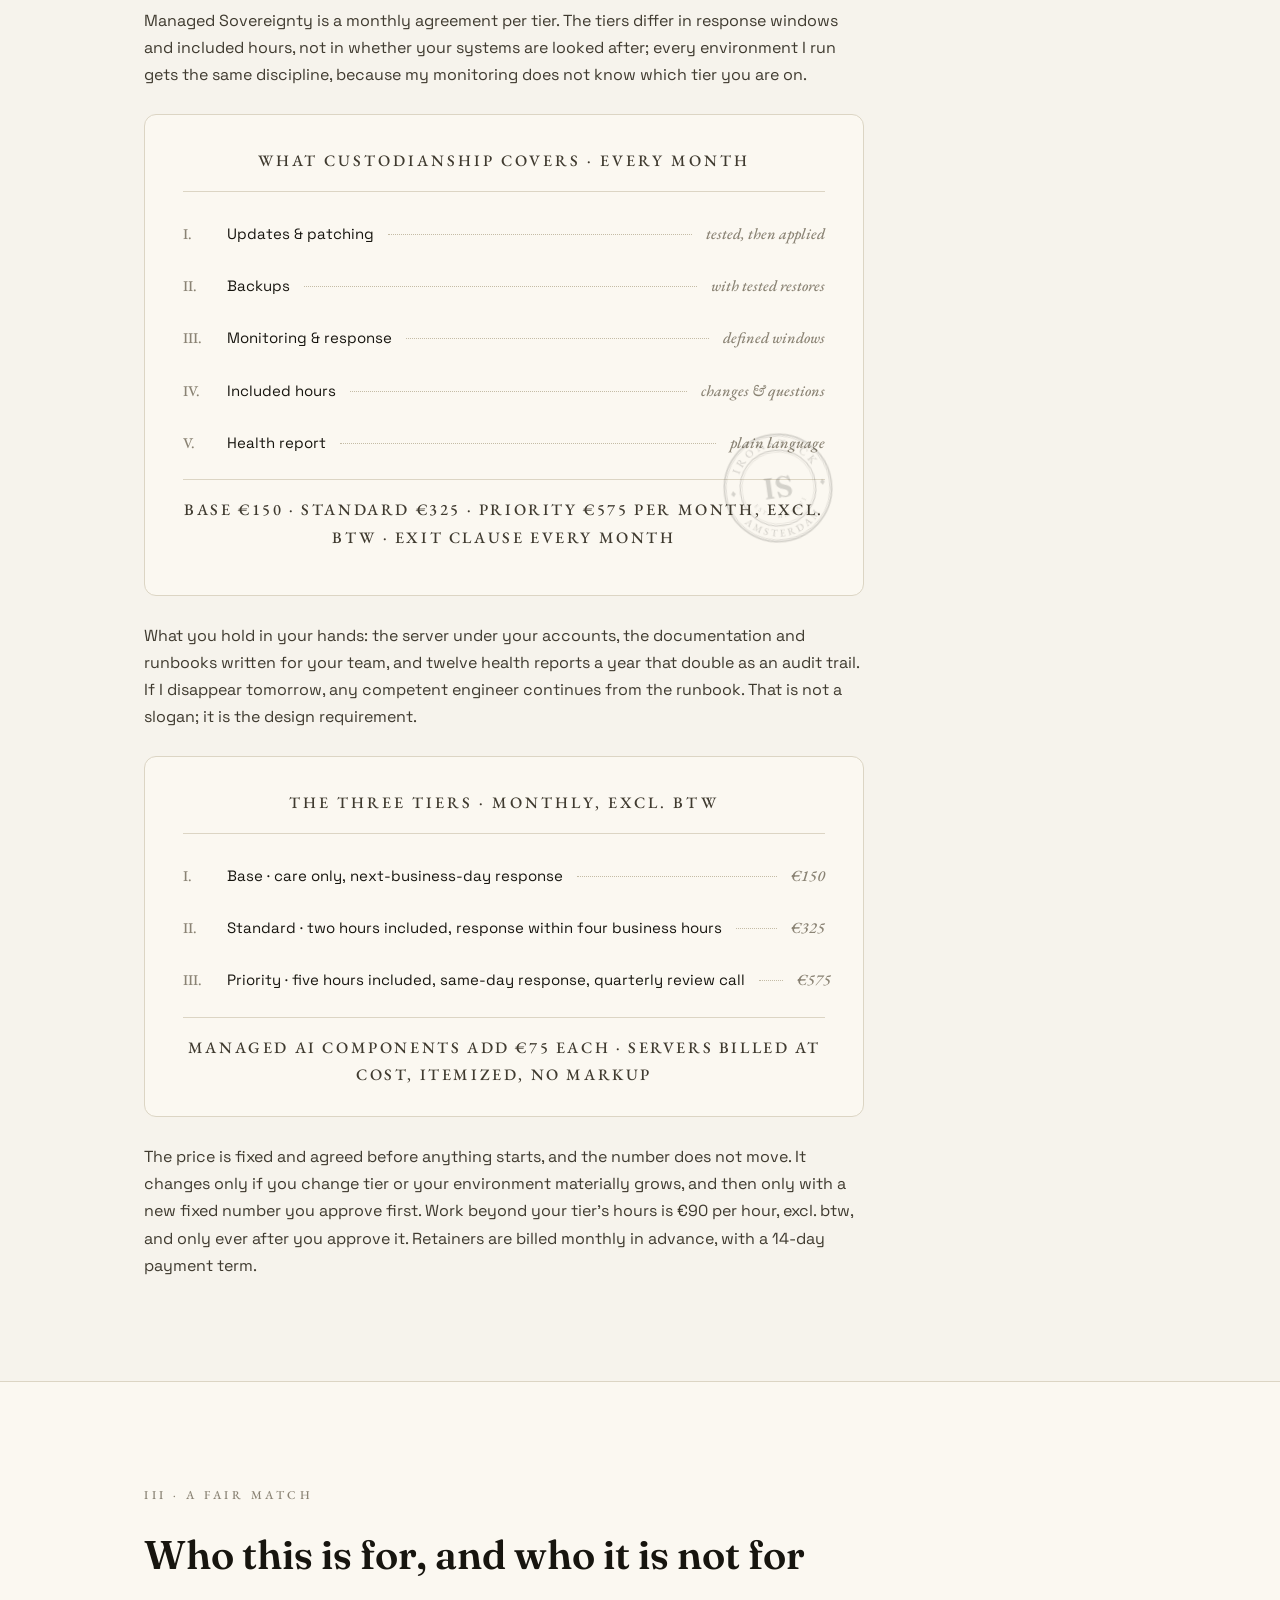
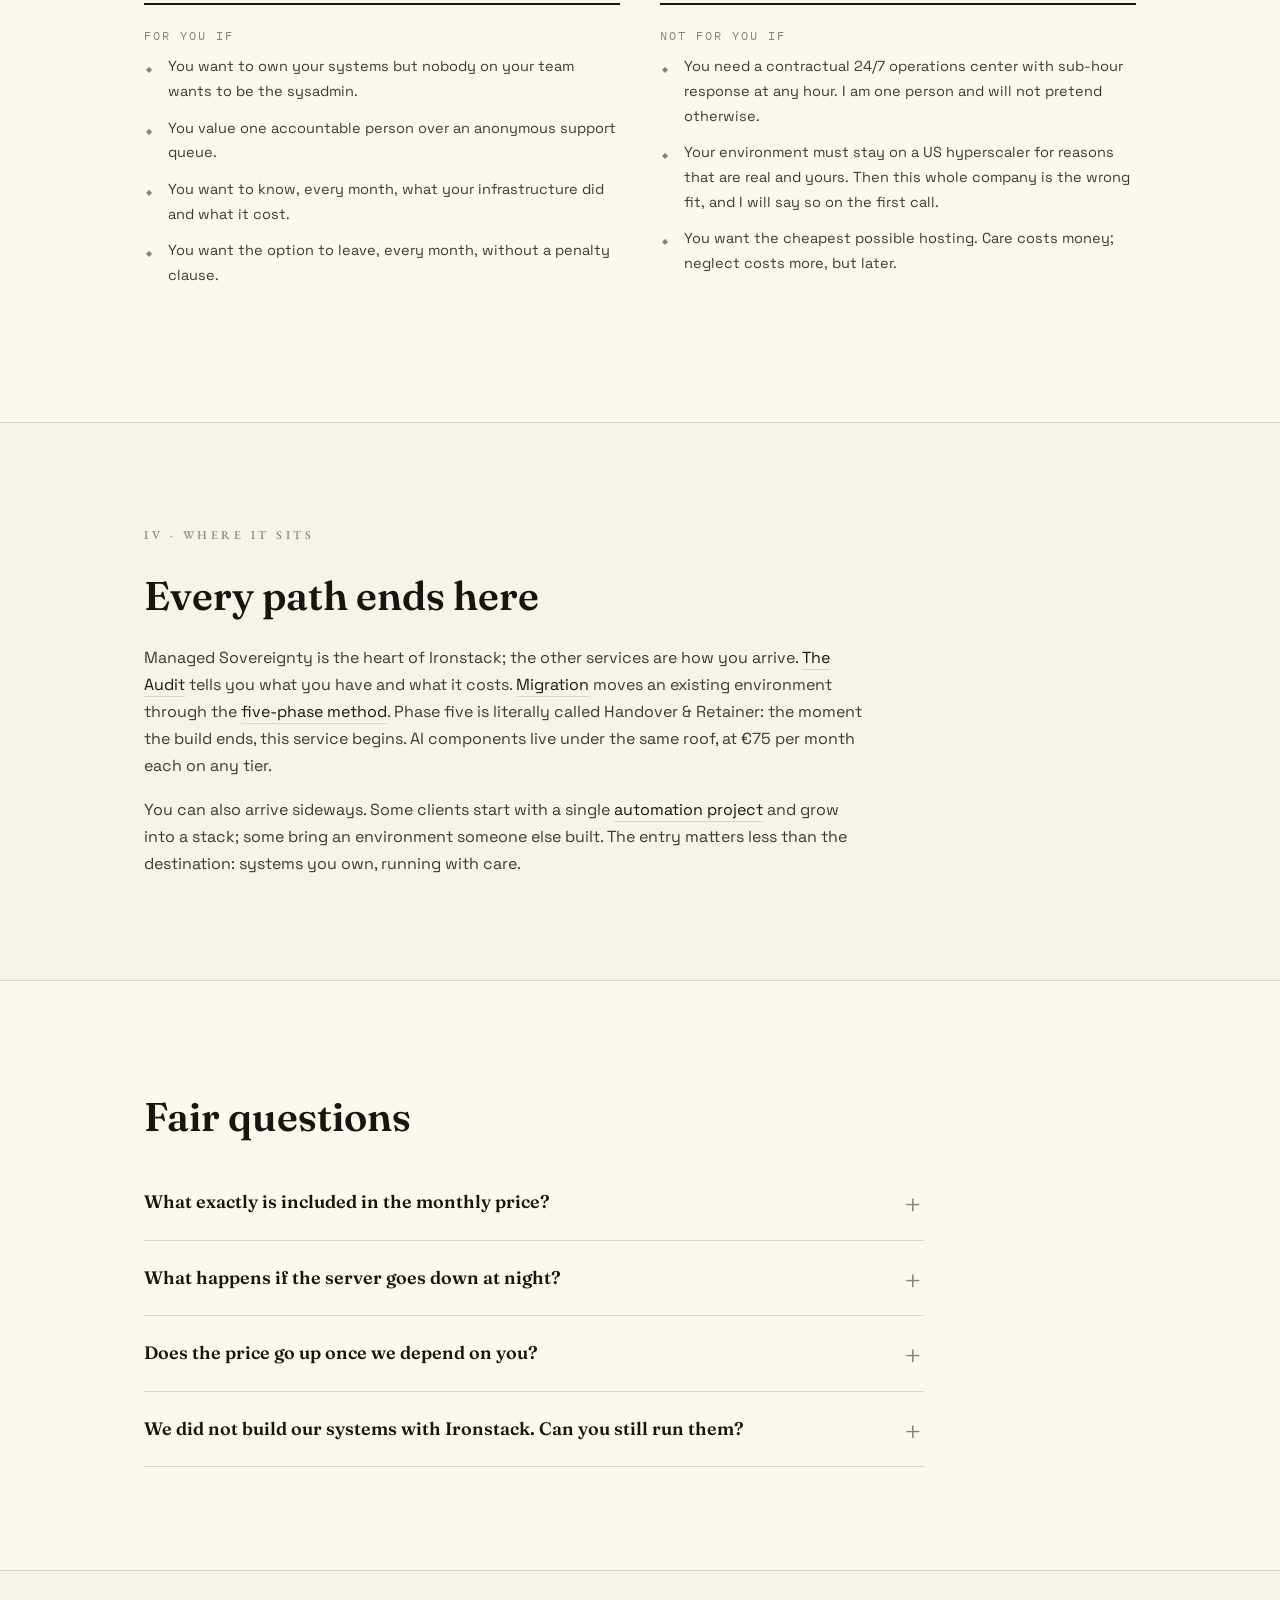
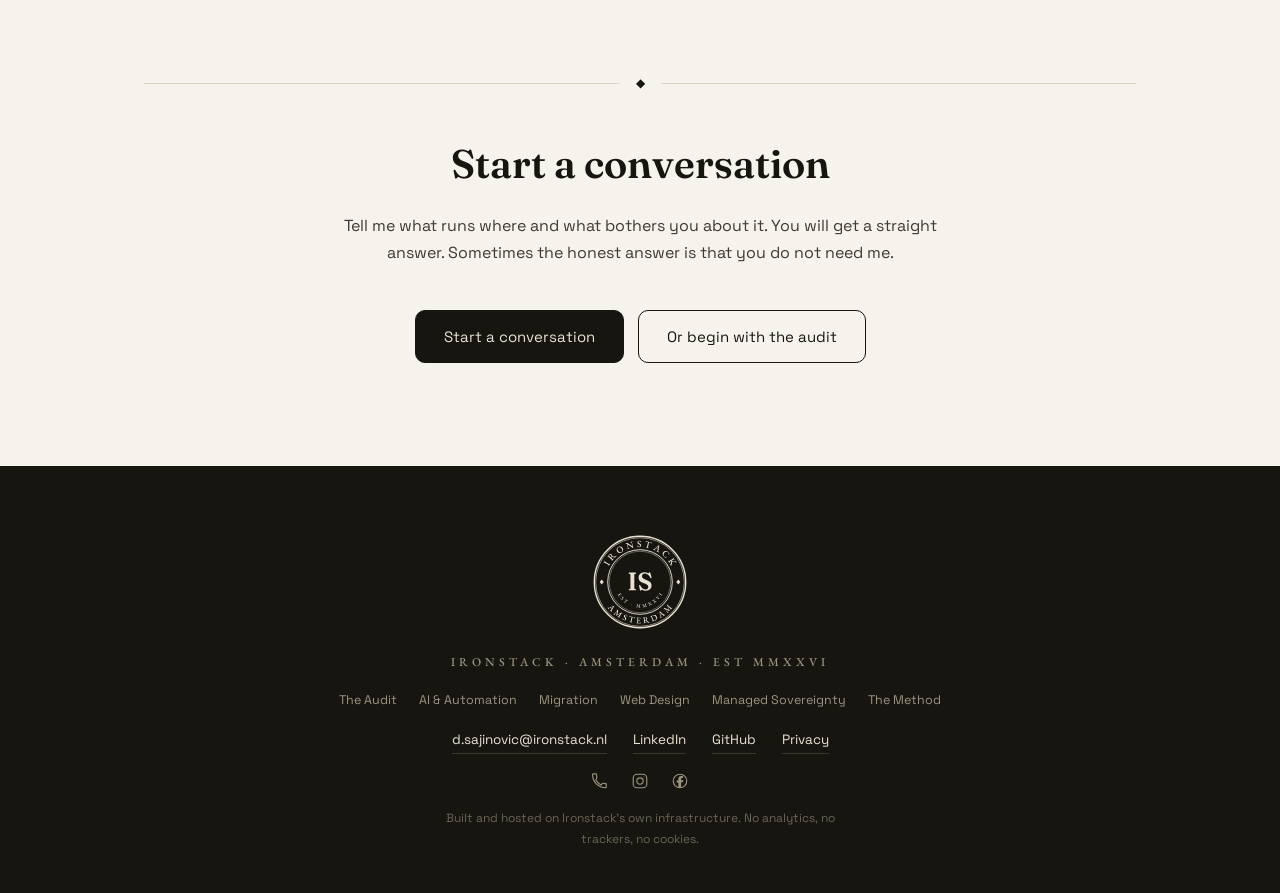
<file: managed-sovereignty.html>
<!DOCTYPE html>
<html lang="en">
<head>
<meta charset="UTF-8">
<meta name="viewport" content="width=device-width, initial-scale=1, viewport-fit=cover">
<title>Managed Sovereignty · Ironstack · Sovereign Infrastructure</title>
<meta name="description" content="Managed care for self-hosted business systems: updates, backups, monitoring and a plain-language monthly report. Base €150, Standard €325, Priority €575 per month, excl. btw. Exit clause every month.">
<link rel="canonical" href="https://ironstack.nl/managed-sovereignty.html">
<meta property="og:title" content="Managed Sovereignty · Ironstack">
<meta property="og:description" content="Your systems stay yours; I stay responsible for them. Updates, backups, monitoring and response from €150 a month, excl. btw, with an exit clause every month.">
<meta property="og:type" content="website">
<meta property="og:url" content="https://ironstack.nl/managed-sovereignty.html">
<meta property="og:image" content="https://ironstack.nl/assets/og-image.png">
<meta property="og:image:width" content="1200">
<meta property="og:image:height" content="630">
<meta name="twitter:card" content="summary_large_image">
<meta name="twitter:image" content="https://ironstack.nl/assets/og-image.png">
<link rel="icon" href="/assets/favicon.ico" sizes="48x48">
<link rel="icon" href="/assets/favicon-32.png" type="image/png" sizes="32x32">
<link rel="apple-touch-icon" href="/assets/apple-touch-icon-180.png">
<meta name="theme-color" content="#F6F3EC">
<script>
(function () { try {
  var m = new URLSearchParams(location.search).get('theme') || localStorage.getItem('ironstack-theme-mode') || 'system';
  var t = (m === 'dark' || m === 'light') ? m : (window.matchMedia('(prefers-color-scheme: dark)').matches ? 'dark' : 'light');
  document.documentElement.setAttribute('data-theme', t);
  var mc = document.querySelector('meta[name="theme-color"]');
  if (mc) mc.setAttribute('content', t === 'dark' ? '#14120D' : '#F6F3EC');
  if (sessionStorage.getItem('is-nav-seen')) document.documentElement.classList.add('nav-seen');
  else sessionStorage.setItem('is-nav-seen', '1');
  /* arriving on a #section: position before first paint, so the page
     transition lands directly on the section instead of fading to the top
     and then smooth-scrolling down */
  if (location.hash) {
    document.documentElement.style.scrollBehavior = 'auto';
    addEventListener('load', function () {
      requestAnimationFrame(function () { document.documentElement.style.scrollBehavior = ''; });
    });
  }
} catch (e) {} })();
</script>
<link rel="preload" href="/assets/fonts/Fraunces-600-normal.woff2" as="font" type="font/woff2" crossorigin blocking="render">
<link rel="preload" href="/assets/fonts/EBGaramond-500-normal.woff2" as="font" type="font/woff2" crossorigin blocking="render">
<link rel="preload" href="/assets/fonts/SpaceGrotesk-500-normal.woff2" as="font" type="font/woff2" crossorigin blocking="render">
<link rel="stylesheet" href="/css/fonts.css?v=66">
<link rel="stylesheet" href="/css/style.css?v=66">
<script type="application/ld+json">
{
  "@context": "https://schema.org",
  "@type": "Organization",
  "name": "Ironstack",
  "url": "https://ironstack.nl",
  "logo": "https://ironstack.nl/assets/ironstack-seal-full-ink.svg",
  "founder": { "@type": "Person", "name": "Damjan Sajinovic" },
  "address": { "@type": "PostalAddress", "addressLocality": "Amsterdam", "addressCountry": "NL" },
  "sameAs": ["https://www.linkedin.com/in/dsajinovic/", "https://github.com/DamjanS24"]
}
</script>
<script type="application/ld+json">
{
  "@context": "https://schema.org",
  "@type": "Service",
  "name": "Managed Sovereignty",
  "serviceType": "Managed self-hosted infrastructure",
  "description": "Ongoing care for self-hosted business systems on client-owned servers: updates, backups, monitoring and response, included hours, and a monthly health report. Base €150, Standard €325, Priority €575 per month, excl. btw; managed AI components €75 each. Exit clause every month.",
  "url": "https://ironstack.nl/managed-sovereignty.html",
  "provider": { "@type": "Organization", "name": "Ironstack", "url": "https://ironstack.nl" },
  "areaServed": "NL"
}
</script>
<script type="application/ld+json">
{
  "@context": "https://schema.org",
  "@type": "FAQPage",
  "mainEntity": [
    {"@type": "Question", "name": "What exactly is included in the monthly price?", "acceptedAnswer": {"@type": "Answer", "text": "Every tier covers updates and security patching, backups with tested restores, monitoring, certificate renewals, and a monthly health report in plain language. Base, at €150, is care only with next-business-day response. Standard, at €325, adds two hours of changes with a four-hour response. Priority, at €575, adds five hours, same-day response, and a quarterly review call. All excl. btw."}},
    {"@type": "Question", "name": "What happens if the server goes down at night?", "acceptedAnswer": {"@type": "Answer", "text": "Monitoring never sleeps and alerts me before most people notice anything. Each tier has an honestly defined response window, agreed in writing. I will not promise a 24/7 operations center, because I am one person; I promise a defined window and a documented recovery procedure that works without heroics."}},
    {"@type": "Question", "name": "Does the price go up once we depend on you?", "acceptedAnswer": {"@type": "Answer", "text": "No. The monthly price is fixed per tier and agreed before anything starts. It changes only if you change tier or the environment materially grows, and then only with a new fixed number you approve first. And you never depend on me: the exit clause applies every single month."}},
    {"@type": "Question", "name": "We did not build our systems with Ironstack. Can you still run them?", "acceptedAnswer": {"@type": "Answer", "text": "Usually yes, after an audit. I need to know what is running before I take responsibility for it, and the audit is exactly that investigation. If your environment is something I cannot honestly care for, I will say so."}}
  ]
}
</script>
</head>
<body>
<a class="skip-link" href="#content">Skip to content</a>

<!-- ============ NAV ============ -->
<header class="nav">
  <a class="nav-brand" href="/">
    <img src="/assets/ironstack-seal-small-ink.svg" alt="Ironstack seal" width="38" height="38">
    <span>Ironstack</span>
  </a>
  <nav class="nav-links" id="navLinks">
    <div class="has-mega">
      <a href="/#services" data-i18n="nav.services">Services</a>
      <div class="mega">
        <div class="mega-col">
          <p class="mega-label" data-i18n="services.g1">WHERE YOU START</p>
          <a href="/audit.html" data-i18n="footer.audit">The Audit</a>
          <a href="/ai-automation.html" data-i18n="footer.ai">AI &amp; Automation</a>
          <a href="/migration.html" data-i18n="footer.migration">Migration</a>
          <a href="/web-design.html" data-i18n="footer.webdesign">Web Design</a>
          <a href="/method.html" data-i18n="footer.method">The Method</a>
        </div>
        <div class="mega-col">
          <p class="mega-label" data-i18n="services.g3">HOW IT KEEPS RUNNING</p>
          <a href="/managed-sovereignty.html" data-i18n="footer.managed">Managed Sovereignty</a>
        </div>
        <div class="mega-col">
          <p class="mega-label" data-i18n="menu.replace">REPLACE</p>
          <a href="/replace/google-workspace.html">Google Workspace</a>
          <a href="/replace/hubspot.html">HubSpot</a>
          <a href="/replace/microsoft-365.html">Microsoft 365</a>
        </div>
      </div>
    </div>
    <a href="/#about" data-i18n="nav.about">About</a>
    <a class="nav-cta" href="/#contact" data-i18n="nav.contact">Contact</a>
    <button class="switch" id="langToggle" aria-label="Switch language"><span data-lang="en" class="on">EN</span><span class="sep" aria-hidden="true">◆</span><span data-lang="nl">NL</span><span class="sep" aria-hidden="true">◆</span><span data-lang="sr-latn">SR</span><span class="sep" aria-hidden="true">◆</span><span data-lang="sr-cyrl">СР</span></button>
    <button class="switch" id="themeToggle" aria-label="Theme: light, dark or follow system"><span data-mode="light">☀&#xFE0E;</span><span class="sep" aria-hidden="true">◆</span><span data-mode="dark">☾</span><span class="sep" aria-hidden="true">◆</span><span data-mode="system" title="Follow system">◐</span></button>
  </nav>
  <button class="nav-burger" id="navBurger" aria-label="Menu" aria-expanded="false" aria-controls="navLinks">
    <span class="burger" aria-hidden="true"><span></span><span></span><span></span></span>
  </button>
</header>

<main id="content">
<!-- ============ HERO ============ -->
<section class="hero page-hero">
  <div class="bg-mark bg-seal-hero" aria-hidden="true"></div>
  <p class="kicker" data-i18n="ms.1">THE MONTHLY RETAINER · HOW IT KEEPS RUNNING</p>
  <h1 data-i18n="ms.2">Your systems, cared for.<br>Still yours.</h1>
  <p class="hero-sub" data-i18n="ms.3">Managed Sovereignty is the ongoing care of infrastructure and AI you own: updates, backups, monitoring and response, and a monthly report you can actually read. Three tiers: Base €150, Standard €325, Priority €575 per month, excl. btw. The exit clause applies every single month.</p>
  <div class="hero-ctas">
    <a class="btn btn-primary" href="/#contact" data-i18n="ms.4">Start a conversation</a>
    <a class="btn btn-ghost" href="/method.html" data-i18n="ms.5">See the method</a>
  </div>
</section>

<!-- ============ THE PROBLEM ============ -->
<section class="section section-alt">
  <p class="svc-group-label" data-i18n="ms.6">I · THE PROBLEM</p>
  <h2 class="section-title" data-i18n="ms.7">“Self-hosting sounds great, until something breaks”</h2>
  <div class="prose">
    <p data-i18n="ms.8">Most companies do not stay on rented cloud because they love it. They stay because someone else carries the pager. The honest fear behind “we could never self-host” is rarely about features; it is the 3 a.m. question: who patches this, who notices when the disk fills up, who restores the backup, and does the backup even restore?</p>
    <p class="pull-quote" data-i18n="ms.9">That fear is legitimate. A server nobody maintains is worse than a subscription. Owned infrastructure without care is not sovereignty, it is neglect with extra steps.</p>
    <p data-i18n="ms.10">Managed Sovereignty exists to close exactly that gap: you get the ownership, and I carry the care. Not as a favor bolted onto a project, but as the actual product, with defined response windows and a report every month that tells you what happened in plain language.</p>
  </div>
</section>

<!-- ============ WHAT IT IS ============ -->
<section class="section">
  <p class="svc-group-label" data-i18n="ms.11">II · WHAT IT IS, CONCRETELY</p>
  <h2 class="section-title" data-i18n="ms.12">Custodianship with a fixed price</h2>
  <div class="prose">
    <p data-i18n="ms.13">Managed Sovereignty is a monthly agreement per tier. The tiers differ in response windows and included hours, not in whether your systems are looked after; every environment I run gets the same discipline, because my monitoring does not know which tier you are on.</p>
    <div class="register">
      <p class="register-head" data-i18n="ms.14">What custodianship covers · every month</p>
      <div class="register-row"><span class="register-no">I.</span><span class="register-k" data-i18n="ms.15">Updates &amp; patching</span><span class="register-dots" aria-hidden="true"></span><span class="register-v" data-i18n="ms.16">tested, then applied</span></div>
      <div class="register-row"><span class="register-no">II.</span><span class="register-k" data-i18n="ms.17">Backups</span><span class="register-dots" aria-hidden="true"></span><span class="register-v" data-i18n="ms.18">with tested restores</span></div>
      <div class="register-row"><span class="register-no">III.</span><span class="register-k" data-i18n="ms.19">Monitoring &amp; response</span><span class="register-dots" aria-hidden="true"></span><span class="register-v" data-i18n="ms.20">defined windows</span></div>
      <div class="register-row"><span class="register-no">IV.</span><span class="register-k" data-i18n="ms.21">Included hours</span><span class="register-dots" aria-hidden="true"></span><span class="register-v" data-i18n="ms.22">changes &amp; questions</span></div>
      <div class="register-row"><span class="register-no">V.</span><span class="register-k" data-i18n="ms.23">Health report</span><span class="register-dots" aria-hidden="true"></span><span class="register-v" data-i18n="ms.24">plain language</span></div>
      <p class="register-foot" data-i18n="ms.25">Base €150 · Standard €325 · Priority €575 per month, excl. btw · exit clause every month</p>
      <img class="stamp-doc" src="/assets/ironstack-seal-full-ink.svg" alt="" loading="lazy">
    </div>
    <p data-i18n="ms.26">What you hold in your hands: the server under your accounts, the documentation and runbooks written for your team, and twelve health reports a year that double as an audit trail. If I disappear tomorrow, any competent engineer continues from the runbook. That is not a slogan; it is the design requirement.</p>
    <div class="register">
      <p class="register-head" data-i18n="ms.60">The three tiers · monthly, excl. btw</p>
      <div class="register-row"><span class="register-no">I.</span><span class="register-k" data-i18n="ms.61">Base · care only, next-business-day response</span><span class="register-dots" aria-hidden="true"></span><span class="register-v" data-i18n="ms.62">€150</span></div>
      <div class="register-row"><span class="register-no">II.</span><span class="register-k" data-i18n="ms.63">Standard · two hours included, response within four business hours</span><span class="register-dots" aria-hidden="true"></span><span class="register-v" data-i18n="ms.64">€325</span></div>
      <div class="register-row"><span class="register-no">III.</span><span class="register-k" data-i18n="ms.65">Priority · five hours included, same-day response, quarterly review call</span><span class="register-dots" aria-hidden="true"></span><span class="register-v" data-i18n="ms.66">€575</span></div>
      <p class="register-foot" data-i18n="ms.67">Managed AI components add €75 each · servers billed at cost, itemized, no markup</p>
    </div>
    <p data-i18n="ms.27">The price is fixed and agreed before anything starts, and the number does not move. It changes only if you change tier or your environment materially grows, and then only with a new fixed number you approve first. Work beyond your tier’s hours is €90 per hour, excl. btw, and only ever after you approve it. Retainers are billed monthly in advance, with a 14-day payment term.</p>
  </div>
</section>

<!-- ============ WHO FOR ============ -->
<section class="section section-alt">
  <p class="svc-group-label" data-i18n="ms.28">III · A FAIR MATCH</p>
  <h2 class="section-title" data-i18n="ms.29">Who this is for, and who it is not for</h2>
  <div class="svc-grid svc-grid-pair">
    <article class="svc">
      <span class="svc-no" data-i18n="ms.30">FOR YOU IF</span>
      <ul class="diamond-list">
        <li data-i18n="ms.31">You want to own your systems but nobody on your team wants to be the sysadmin.</li>
        <li data-i18n="ms.32">You value one accountable person over an anonymous support queue.</li>
        <li data-i18n="ms.33">You want to know, every month, what your infrastructure did and what it cost.</li>
        <li data-i18n="ms.34">You want the option to leave, every month, without a penalty clause.</li>
      </ul>
      <img class="stamp" src="/assets/ironstack-seal-full-ink.svg" alt="" loading="lazy">
    </article>
    <article class="svc">
      <span class="svc-no" data-i18n="ms.35">NOT FOR YOU IF</span>
      <ul class="diamond-list">
        <li data-i18n="ms.36">You need a contractual 24/7 operations center with sub-hour response at any hour. I am one person and will not pretend otherwise.</li>
        <li data-i18n="ms.37">Your environment must stay on a US hyperscaler for reasons that are real and yours. Then this whole company is the wrong fit, and I will say so on the first call.</li>
        <li data-i18n="ms.38">You want the cheapest possible hosting. Care costs money; neglect costs more, but later.</li>
      </ul>
      <img class="stamp" src="/assets/ironstack-seal-full-ink.svg" alt="" loading="lazy">
    </article>
  </div>
</section>

<!-- ============ HOW IT CONNECTS ============ -->
<section class="section">
  <p class="svc-group-label" data-i18n="ms.39">IV · WHERE IT SITS</p>
  <h2 class="section-title" data-i18n="ms.40">Every path ends here</h2>
  <div class="prose">
    <p data-i18n="ms.41">Managed Sovereignty is the heart of Ironstack; the other services are how you arrive. <a href="/audit.html">The Audit</a> tells you what you have and what it costs. <a href="/migration.html">Migration</a> moves an existing environment through the <a href="/method.html">five-phase method</a>. Phase five is literally called Handover &amp; Retainer: the moment the build ends, this service begins. AI components live under the same roof, at €75 per month each on any tier.</p>
    <p data-i18n="ms.42">You can also arrive sideways. Some clients start with a single <a href="/ai-automation.html">automation project</a> and grow into a stack; some bring an environment someone else built. The entry matters less than the destination: systems you own, running with care.</p>
  </div>
</section>

<!-- ============ FAQ ============ -->
<section class="section section-alt">
  <h2 class="section-title" data-i18n="ms.43">Fair questions</h2>
  <div class="faq">
    <details class="faq-item">
      <summary data-i18n="ms.44">What exactly is included in the monthly price?</summary>
      <p data-i18n="ms.45">Every tier covers updates and security patching, backups with tested restores, monitoring, certificate renewals, and a monthly health report in plain language. Base, at €150, is care only, with response the next business day. Standard, at €325, adds two hours of changes and questions each month, with response within four business hours. Priority, at €575, adds five hours, same-day response, and a quarterly review call. All excl. btw.</p>
    </details>
    <details class="faq-item">
      <summary data-i18n="ms.46">What happens if the server goes down at night?</summary>
      <p data-i18n="ms.47">Monitoring never sleeps and alerts me before most people notice anything. Each tier has an honestly defined response window, agreed in writing. I will not promise a 24/7 operations center, because I am one person; I promise a defined window and a documented recovery procedure that works without heroics.</p>
    </details>
    <details class="faq-item">
      <summary data-i18n="ms.50">Does the price go up once we depend on you?</summary>
      <p data-i18n="ms.51">No. The monthly price is fixed per tier and agreed before anything starts. It changes only if you change tier or the environment materially grows, and then only with a new fixed number you approve first. And you never depend on me: the exit clause applies every single month.</p>
    </details>
    <details class="faq-item">
      <summary data-i18n="ms.54">We did not build our systems with Ironstack. Can you still run them?</summary>
      <p data-i18n="ms.55">Usually yes, after an audit. I need to know what is running before I take responsibility for it, and the audit is exactly that investigation. If your environment is something I cannot honestly care for, I will say so.</p>
    </details>
  </div>
</section>

<!-- ============ CTA ============ -->
<section class="section cta-final">
  <div class="diamond-rule"><span>◆</span></div>
  <h2 class="section-title" data-i18n="ms.56">Start a conversation</h2>
  <p class="section-sub" data-i18n="ms.57">Tell me what runs where and what bothers you about it. You will get a straight answer. Sometimes the honest answer is that you do not need me.</p>
  <div class="hero-ctas">
    <a class="btn btn-primary" href="/#contact" data-i18n="ms.58">Start a conversation</a>
    <a class="btn btn-ghost" href="/audit.html" data-i18n="ms.59">Or begin with the audit</a>
  </div>
</section>
</main>

<!-- ============ FOOTER ============ -->
<footer class="footer">
  <img src="/assets/ironstack-seal-full-cream.svg" alt="Ironstack seal" width="104" height="104">
  <p class="footer-line">IRONSTACK · AMSTERDAM · EST MMXXVI</p>
  <div class="footer-nav">
    <a href="/audit.html">The Audit</a>
    <a href="/ai-automation.html">AI &amp; Automation</a>
    <a href="/migration.html">Migration</a>
    <a href="/web-design.html">Web Design</a>
    <a href="/managed-sovereignty.html">Managed Sovereignty</a>
    <a href="/method.html">The Method</a>
  </div>
  <div class="footer-links">
    <a href="mailto:d.sajinovic@ironstack.nl">d.sajinovic@ironstack.nl</a>
    <a href="https://www.linkedin.com/in/dsajinovic/" target="_blank" rel="noopener">LinkedIn</a>
    <a href="https://github.com/DamjanS24" target="_blank" rel="noopener">GitHub</a>
    <a href="/privacy.html">Privacy</a>
  </div>
  <div class="footer-icons">
    <a href="tel:+31634717477" aria-label="Call Ironstack"><svg viewBox="0 0 24 24" aria-hidden="true"><path d="M6.6 10.8a15.9 15.9 0 0 0 6.6 6.6l2.2-2.2a1 1 0 0 1 1-.24 9.3 9.3 0 0 0 3 .48 1 1 0 0 1 1 1v3.4a1 1 0 0 1-1 1A17.5 17.5 0 0 1 2 3.5a1 1 0 0 1 1-1H6.4a1 1 0 0 1 1 1 9.3 9.3 0 0 0 .48 3 1 1 0 0 1-.24 1L6.6 10.8z"/></svg></a>
    <a href="https://www.instagram.com/ironstack.nl/" target="_blank" rel="noopener" aria-label="Ironstack on Instagram"><svg viewBox="0 0 24 24" aria-hidden="true"><rect x="3" y="3" width="18" height="18" rx="5"/><circle cx="12" cy="12" r="4.2"/><circle cx="17.3" cy="6.7" r=".6" fill="currentColor" stroke="none"/></svg></a>
    <a href="https://www.facebook.com/share/18zaXuhyA2/?mibextid=wwXIfr" target="_blank" rel="noopener" aria-label="Ironstack on Facebook"><svg viewBox="0 0 24 24" aria-hidden="true"><circle cx="12" cy="12" r="9"/><path d="M13.5 21v-7.2h2.4l.4-2.8h-2.8v-1.8c0-.8.2-1.3 1.4-1.3H16V5.3c-.3 0-1.2-.1-2.3-.1-2.3 0-3.9 1.4-3.9 3.9v2.1H7.5v2.8h2.3V21z" fill="currentColor" stroke="none"/></svg></a>
  </div>
  <p class="footer-fine">Built and hosted on Ironstack’s own infrastructure. No analytics, no trackers, no cookies.</p>
</footer>

<script src="/js/i18n-data.js?v=66"></script>
<script src="/js/i18n/managed-sovereignty.nl.js?v=66"></script>
<script src="/js/i18n/managed-sovereignty.sr-latn.js?v=66"></script>
<script src="/js/i18n/managed-sovereignty.sr-cyrl.js?v=66"></script>
<script src="/js/main.js?v=66"></script>
</body>
</html>
</file>
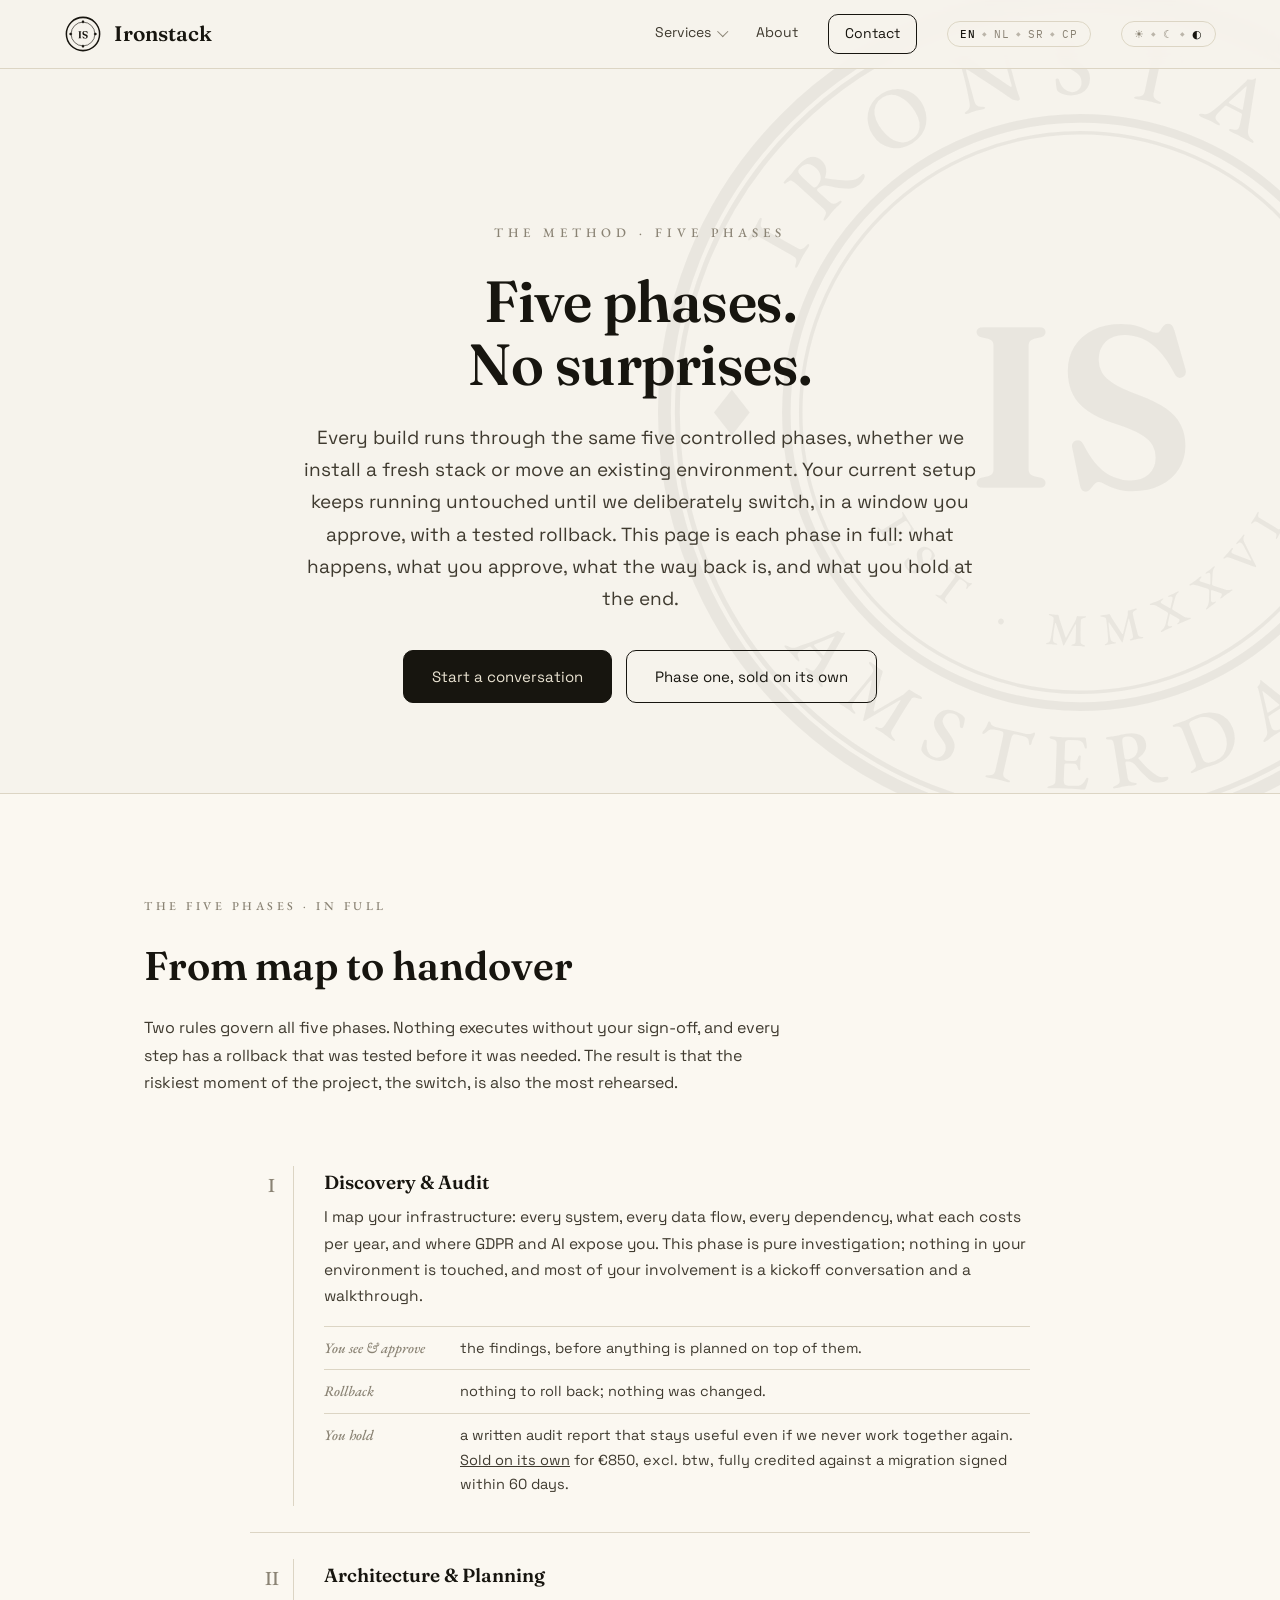
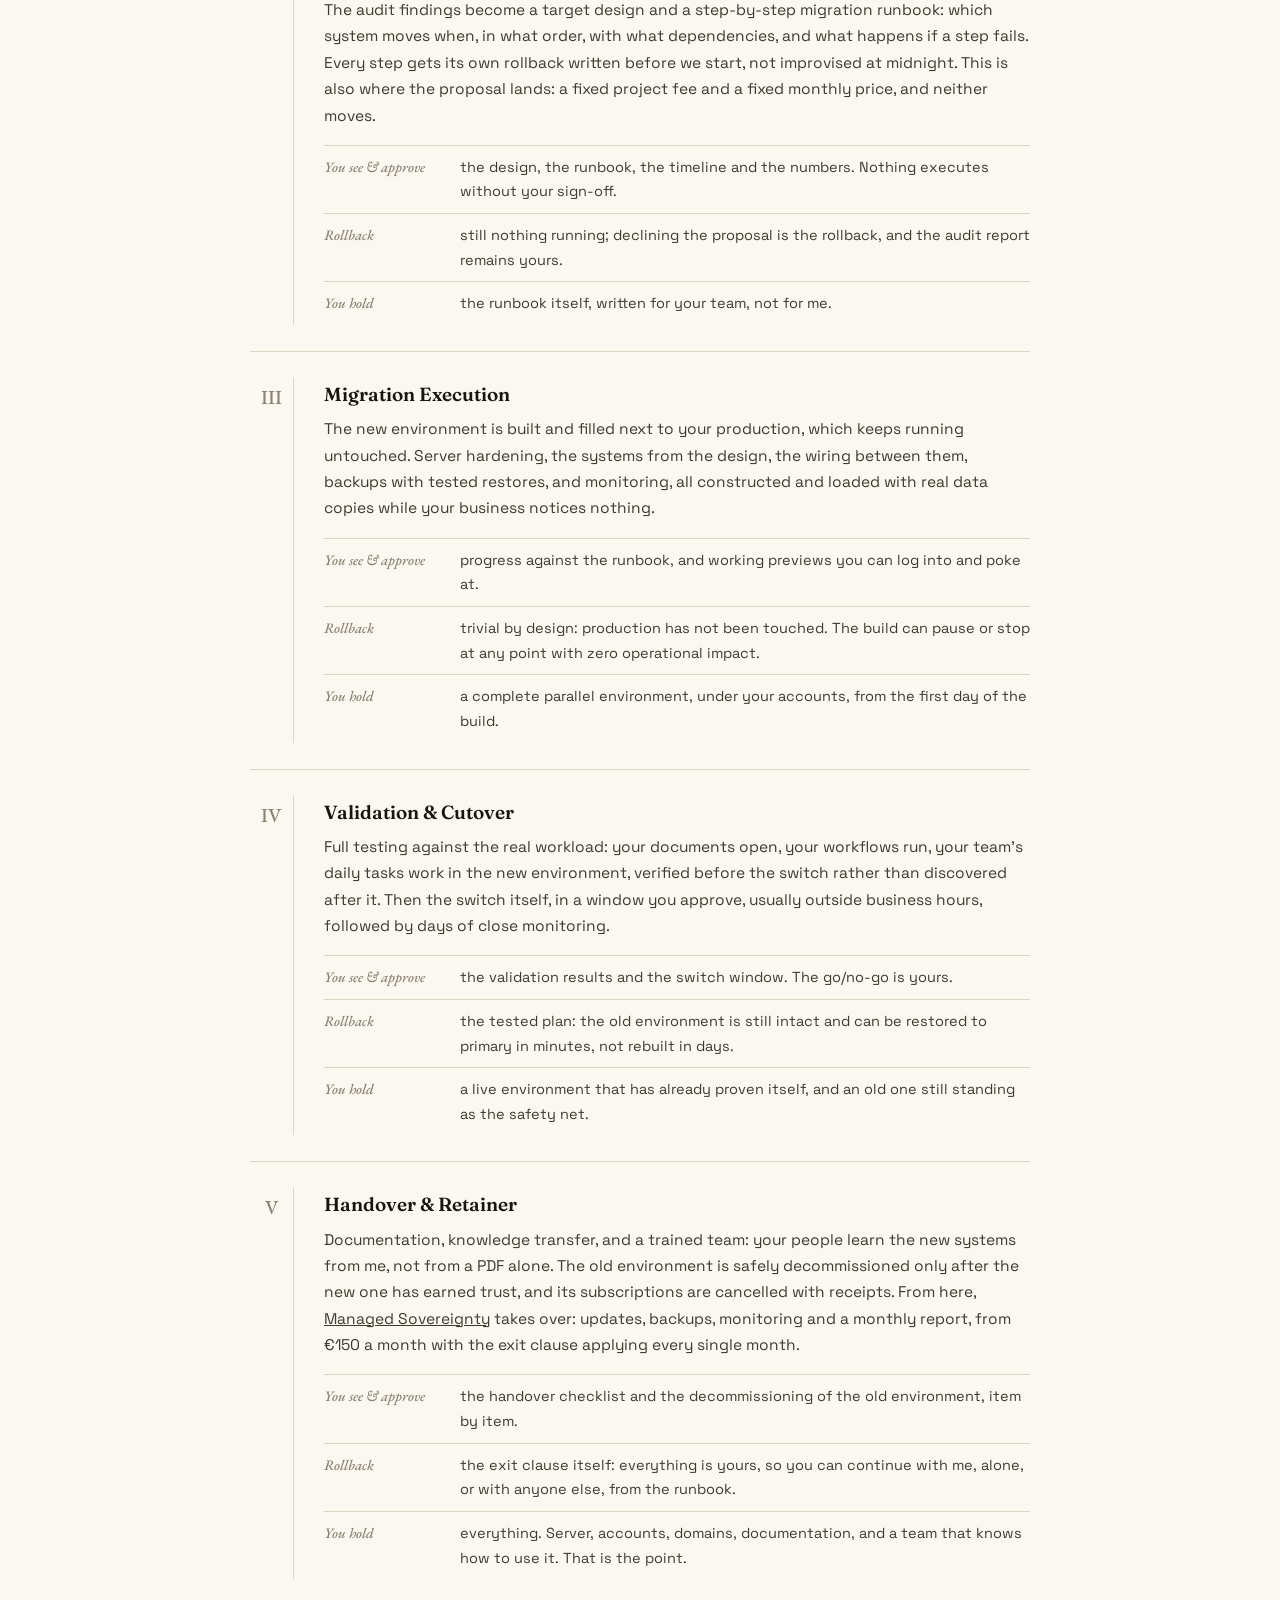
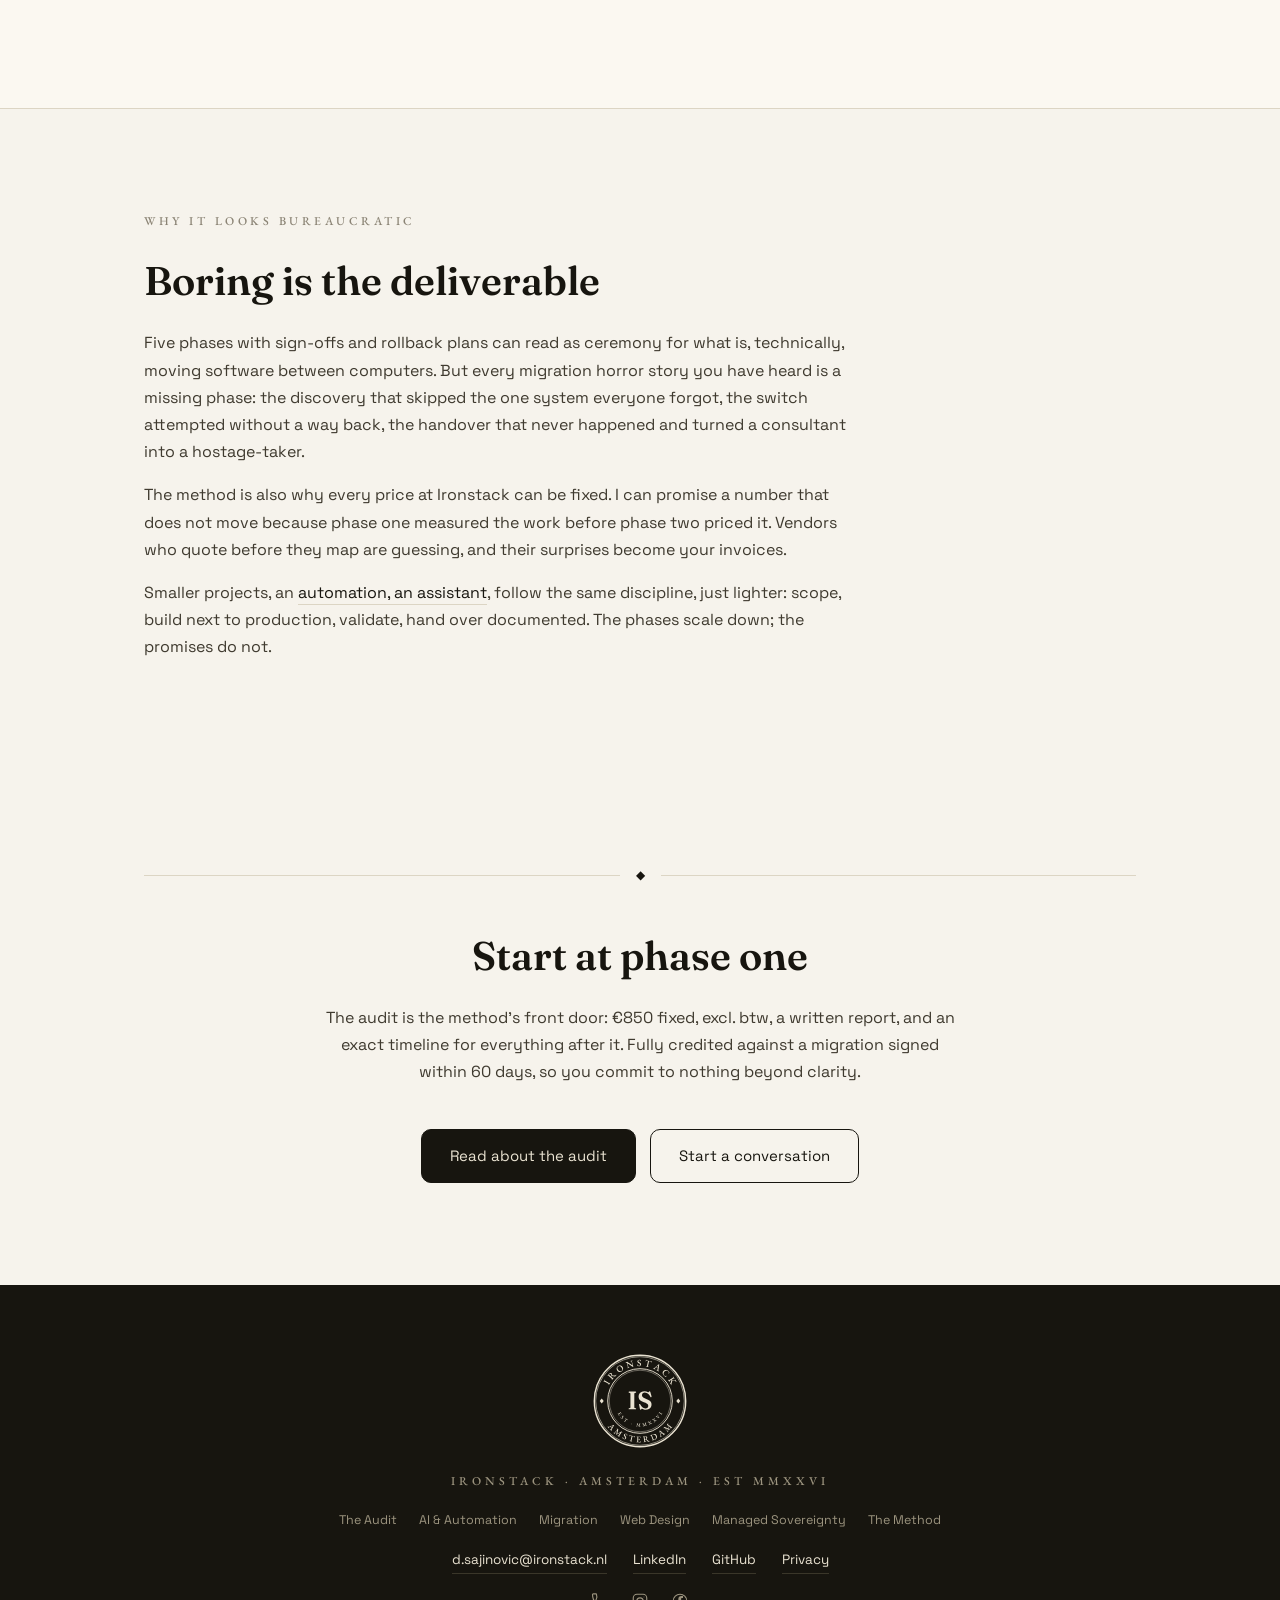
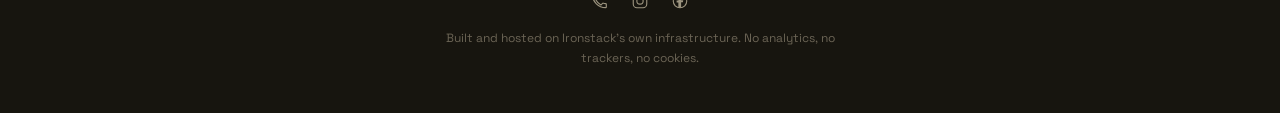
<file: method.html>
<!DOCTYPE html>
<html lang="en">
<head>
<meta charset="UTF-8">
<meta name="viewport" content="width=device-width, initial-scale=1, viewport-fit=cover">
<title>The Method · Ironstack · Sovereign Infrastructure</title>
<meta name="description" content="Ironstack's five-phase migration method in full: what happens per phase, what you approve, what the rollback is, and what you hold at the end. No surprises.">
<link rel="canonical" href="https://ironstack.nl/method.html">
<meta property="og:title" content="The Method · Ironstack">
<meta property="og:description" content="Five controlled phases from audit to handover. Your current setup keeps running untouched until we deliberately switch, in a window you approve, with a tested rollback.">
<meta property="og:type" content="website">
<meta property="og:url" content="https://ironstack.nl/method.html">
<meta property="og:image" content="https://ironstack.nl/assets/og-image.png">
<meta property="og:image:width" content="1200">
<meta property="og:image:height" content="630">
<meta name="twitter:card" content="summary_large_image">
<meta name="twitter:image" content="https://ironstack.nl/assets/og-image.png">
<link rel="icon" href="/assets/favicon.ico" sizes="48x48">
<link rel="icon" href="/assets/favicon-32.png" type="image/png" sizes="32x32">
<link rel="apple-touch-icon" href="/assets/apple-touch-icon-180.png">
<meta name="theme-color" content="#F6F3EC">
<script>
(function () { try {
  var m = new URLSearchParams(location.search).get('theme') || localStorage.getItem('ironstack-theme-mode') || 'system';
  var t = (m === 'dark' || m === 'light') ? m : (window.matchMedia('(prefers-color-scheme: dark)').matches ? 'dark' : 'light');
  document.documentElement.setAttribute('data-theme', t);
  var mc = document.querySelector('meta[name="theme-color"]');
  if (mc) mc.setAttribute('content', t === 'dark' ? '#14120D' : '#F6F3EC');
  if (sessionStorage.getItem('is-nav-seen')) document.documentElement.classList.add('nav-seen');
  else sessionStorage.setItem('is-nav-seen', '1');
  /* arriving on a #section: position before first paint, so the page
     transition lands directly on the section instead of fading to the top
     and then smooth-scrolling down */
  if (location.hash) {
    document.documentElement.style.scrollBehavior = 'auto';
    addEventListener('load', function () {
      requestAnimationFrame(function () { document.documentElement.style.scrollBehavior = ''; });
    });
  }
} catch (e) {} })();
</script>
<link rel="preload" href="/assets/fonts/Fraunces-600-normal.woff2" as="font" type="font/woff2" crossorigin blocking="render">
<link rel="preload" href="/assets/fonts/EBGaramond-500-normal.woff2" as="font" type="font/woff2" crossorigin blocking="render">
<link rel="preload" href="/assets/fonts/SpaceGrotesk-500-normal.woff2" as="font" type="font/woff2" crossorigin blocking="render">
<link rel="stylesheet" href="/css/fonts.css?v=66">
<link rel="stylesheet" href="/css/style.css?v=66">
<script type="application/ld+json">
{
  "@context": "https://schema.org",
  "@type": "Organization",
  "name": "Ironstack",
  "url": "https://ironstack.nl",
  "logo": "https://ironstack.nl/assets/ironstack-seal-full-ink.svg",
  "founder": { "@type": "Person", "name": "Damjan Sajinovic" },
  "address": { "@type": "PostalAddress", "addressLocality": "Amsterdam", "addressCountry": "NL" },
  "sameAs": ["https://www.linkedin.com/in/dsajinovic/", "https://github.com/DamjanS24"]
}
</script>
</head>
<body>
<a class="skip-link" href="#content">Skip to content</a>

<!-- ============ NAV ============ -->
<header class="nav">
  <a class="nav-brand" href="/">
    <img src="/assets/ironstack-seal-small-ink.svg" alt="Ironstack seal" width="38" height="38">
    <span>Ironstack</span>
  </a>
  <nav class="nav-links" id="navLinks">
    <div class="has-mega">
      <a href="/#services" data-i18n="nav.services">Services</a>
      <div class="mega">
        <div class="mega-col">
          <p class="mega-label" data-i18n="services.g1">WHERE YOU START</p>
          <a href="/audit.html" data-i18n="footer.audit">The Audit</a>
          <a href="/ai-automation.html" data-i18n="footer.ai">AI &amp; Automation</a>
          <a href="/migration.html" data-i18n="footer.migration">Migration</a>
          <a href="/web-design.html" data-i18n="footer.webdesign">Web Design</a>
          <a href="/method.html" data-i18n="footer.method">The Method</a>
        </div>
        <div class="mega-col">
          <p class="mega-label" data-i18n="services.g3">HOW IT KEEPS RUNNING</p>
          <a href="/managed-sovereignty.html" data-i18n="footer.managed">Managed Sovereignty</a>
        </div>
        <div class="mega-col">
          <p class="mega-label" data-i18n="menu.replace">REPLACE</p>
          <a href="/replace/google-workspace.html">Google Workspace</a>
          <a href="/replace/hubspot.html">HubSpot</a>
          <a href="/replace/microsoft-365.html">Microsoft 365</a>
        </div>
      </div>
    </div>
    <a href="/#about" data-i18n="nav.about">About</a>
    <a class="nav-cta" href="/#contact" data-i18n="nav.contact">Contact</a>
    <button class="switch" id="langToggle" aria-label="Switch language"><span data-lang="en" class="on">EN</span><span class="sep" aria-hidden="true">◆</span><span data-lang="nl">NL</span><span class="sep" aria-hidden="true">◆</span><span data-lang="sr-latn">SR</span><span class="sep" aria-hidden="true">◆</span><span data-lang="sr-cyrl">СР</span></button>
    <button class="switch" id="themeToggle" aria-label="Theme: light, dark or follow system"><span data-mode="light">☀&#xFE0E;</span><span class="sep" aria-hidden="true">◆</span><span data-mode="dark">☾</span><span class="sep" aria-hidden="true">◆</span><span data-mode="system" title="Follow system">◐</span></button>
  </nav>
  <button class="nav-burger" id="navBurger" aria-label="Menu" aria-expanded="false" aria-controls="navLinks">
    <span class="burger" aria-hidden="true"><span></span><span></span><span></span></span>
  </button>
</header>

<main id="content">
<!-- ============ HERO ============ -->
<section class="hero page-hero">
  <div class="bg-mark bg-seal-hero" aria-hidden="true"></div>
  <p class="kicker" data-i18n="mt.1">THE METHOD · FIVE PHASES</p>
  <h1 data-i18n="mt.2">Five phases.<br>No surprises.</h1>
  <p class="hero-sub" data-i18n="mt.3">Every build runs through the same five controlled phases, whether we install a fresh stack or move an existing environment. Your current setup keeps running untouched until we deliberately switch, in a window you approve, with a tested rollback. This page is each phase in full: what happens, what you approve, what the way back is, and what you hold at the end.</p>
  <div class="hero-ctas">
    <a class="btn btn-primary" href="/#contact" data-i18n="mt.4">Start a conversation</a>
    <a class="btn btn-ghost" href="/audit.html" data-i18n="mt.5">Phase one, sold on its own</a>
  </div>
</section>

<!-- ============ THE PHASES ============ -->
<section class="section section-alt">
  <p class="svc-group-label" data-i18n="mt.6">THE FIVE PHASES · IN FULL</p>
  <h2 class="section-title" data-i18n="mt.7">From map to handover</h2>
  <p class="section-sub" data-i18n="mt.8">Two rules govern all five phases. Nothing executes without your sign-off, and every step has a rollback that was tested before it was needed. The result is that the riskiest moment of the project, the switch, is also the most rehearsed.</p>
  <ol class="phases">
    <li>
      <span class="phase-no">I</span>
      <div>
        <h3 data-i18n="mt.9">Discovery &amp; Audit</h3>
        <p data-i18n="mt.10">I map your infrastructure: every system, every data flow, every dependency, what each costs per year, and where GDPR and AI expose you. This phase is pure investigation; nothing in your environment is touched, and most of your involvement is a kickoff conversation and a walkthrough.</p>
        <ul class="phase-facts">
          <li><b data-i18n="mt.11">You see &amp; approve</b><span data-i18n="mt.12">the findings, before anything is planned on top of them.</span></li>
          <li><b data-i18n="mt.13">Rollback</b><span data-i18n="mt.14">nothing to roll back; nothing was changed.</span></li>
          <li><b data-i18n="mt.15">You hold</b><span data-i18n="mt.16">a written audit report that stays useful even if we never work together again. <a href="/audit.html">Sold on its own</a> for €850, excl. btw, fully credited against a migration signed within 60 days.</span></li>
        </ul>
      </div>
    </li>
    <li>
      <span class="phase-no">II</span>
      <div>
        <h3 data-i18n="mt.17">Architecture &amp; Planning</h3>
        <p data-i18n="mt.18">The audit findings become a target design and a step-by-step migration runbook: which system moves when, in what order, with what dependencies, and what happens if a step fails. Every step gets its own rollback written before we start, not improvised at midnight. This is also where the proposal lands: a fixed project fee and a fixed monthly price, and neither moves.</p>
        <ul class="phase-facts">
          <li><b data-i18n="mt.19">You see &amp; approve</b><span data-i18n="mt.20">the design, the runbook, the timeline and the numbers. Nothing executes without your sign-off.</span></li>
          <li><b data-i18n="mt.21">Rollback</b><span data-i18n="mt.22">still nothing running; declining the proposal is the rollback, and the audit report remains yours.</span></li>
          <li><b data-i18n="mt.23">You hold</b><span data-i18n="mt.24">the runbook itself, written for your team, not for me.</span></li>
        </ul>
      </div>
    </li>
    <li>
      <span class="phase-no">III</span>
      <div>
        <h3 data-i18n="mt.25">Migration Execution</h3>
        <p data-i18n="mt.26">The new environment is built and filled next to your production, which keeps running untouched. Server hardening, the systems from the design, the wiring between them, backups with tested restores, and monitoring, all constructed and loaded with real data copies while your business notices nothing.</p>
        <ul class="phase-facts">
          <li><b data-i18n="mt.27">You see &amp; approve</b><span data-i18n="mt.28">progress against the runbook, and working previews you can log into and poke at.</span></li>
          <li><b data-i18n="mt.29">Rollback</b><span data-i18n="mt.30">trivial by design: production has not been touched. The build can pause or stop at any point with zero operational impact.</span></li>
          <li><b data-i18n="mt.31">You hold</b><span data-i18n="mt.32">a complete parallel environment, under your accounts, from the first day of the build.</span></li>
        </ul>
      </div>
    </li>
    <li>
      <span class="phase-no">IV</span>
      <div>
        <h3 data-i18n="mt.33">Validation &amp; Cutover</h3>
        <p data-i18n="mt.34">Full testing against the real workload: your documents open, your workflows run, your team's daily tasks work in the new environment, verified before the switch rather than discovered after it. Then the switch itself, in a window you approve, usually outside business hours, followed by days of close monitoring.</p>
        <ul class="phase-facts">
          <li><b data-i18n="mt.35">You see &amp; approve</b><span data-i18n="mt.36">the validation results and the switch window. The go/no-go is yours.</span></li>
          <li><b data-i18n="mt.37">Rollback</b><span data-i18n="mt.38">the tested plan: the old environment is still intact and can be restored to primary in minutes, not rebuilt in days.</span></li>
          <li><b data-i18n="mt.39">You hold</b><span data-i18n="mt.40">a live environment that has already proven itself, and an old one still standing as the safety net.</span></li>
        </ul>
      </div>
    </li>
    <li>
      <span class="phase-no">V</span>
      <div>
        <h3 data-i18n="mt.41">Handover &amp; Retainer</h3>
        <p data-i18n="mt.42">Documentation, knowledge transfer, and a trained team: your people learn the new systems from me, not from a PDF alone. The old environment is safely decommissioned only after the new one has earned trust, and its subscriptions are cancelled with receipts. From here, <a href="/managed-sovereignty.html">Managed Sovereignty</a> takes over: updates, backups, monitoring and a monthly report, from €150 a month with the exit clause applying every single month.</p>
        <ul class="phase-facts">
          <li><b data-i18n="mt.43">You see &amp; approve</b><span data-i18n="mt.44">the handover checklist and the decommissioning of the old environment, item by item.</span></li>
          <li><b data-i18n="mt.45">Rollback</b><span data-i18n="mt.46">the exit clause itself: everything is yours, so you can continue with me, alone, or with anyone else, from the runbook.</span></li>
          <li><b data-i18n="mt.47">You hold</b><span data-i18n="mt.48">everything. Server, accounts, domains, documentation, and a team that knows how to use it. That is the point.</span></li>
        </ul>
      </div>
    </li>
  </ol>
</section>

<!-- ============ THE DISCIPLINE ============ -->
<section class="section">
  <p class="svc-group-label" data-i18n="mt.49">WHY IT LOOKS BUREAUCRATIC</p>
  <h2 class="section-title" data-i18n="mt.50">Boring is the deliverable</h2>
  <div class="prose">
    <p data-i18n="mt.51">Five phases with sign-offs and rollback plans can read as ceremony for what is, technically, moving software between computers. But every migration horror story you have heard is a missing phase: the discovery that skipped the one system everyone forgot, the switch attempted without a way back, the handover that never happened and turned a consultant into a hostage-taker.</p>
    <p data-i18n="mt.52">The method is also why every price at Ironstack can be fixed. I can promise a number that does not move because phase one measured the work before phase two priced it. Vendors who quote before they map are guessing, and their surprises become your invoices.</p>
    <p data-i18n="mt.53">Smaller projects, an <a href="/ai-automation.html">automation, an assistant</a>, follow the same discipline, just lighter: scope, build next to production, validate, hand over documented. The phases scale down; the promises do not.</p>
  </div>
</section>

<!-- ============ CTA ============ -->
<section class="section cta-final">
  <div class="diamond-rule"><span>◆</span></div>
  <h2 class="section-title" data-i18n="mt.54">Start at phase one</h2>
  <p class="section-sub" data-i18n="mt.55">The audit is the method's front door: €850 fixed, excl. btw, a written report, and an exact timeline for everything after it. Fully credited against a migration signed within 60 days, so you commit to nothing beyond clarity.</p>
  <div class="hero-ctas">
    <a class="btn btn-primary" href="/audit.html" data-i18n="mt.56">Read about the audit</a>
    <a class="btn btn-ghost" href="/#contact" data-i18n="mt.57">Start a conversation</a>
  </div>
</section>
</main>

<!-- ============ FOOTER ============ -->
<footer class="footer">
  <img src="/assets/ironstack-seal-full-cream.svg" alt="Ironstack seal" width="104" height="104">
  <p class="footer-line">IRONSTACK · AMSTERDAM · EST MMXXVI</p>
  <div class="footer-nav">
    <a href="/audit.html">The Audit</a>
    <a href="/ai-automation.html">AI &amp; Automation</a>
    <a href="/migration.html">Migration</a>
    <a href="/web-design.html">Web Design</a>
    <a href="/managed-sovereignty.html">Managed Sovereignty</a>
    <a href="/method.html">The Method</a>
  </div>
  <div class="footer-links">
    <a href="mailto:d.sajinovic@ironstack.nl">d.sajinovic@ironstack.nl</a>
    <a href="https://www.linkedin.com/in/dsajinovic/" target="_blank" rel="noopener">LinkedIn</a>
    <a href="https://github.com/DamjanS24" target="_blank" rel="noopener">GitHub</a>
    <a href="/privacy.html">Privacy</a>
  </div>
  <div class="footer-icons">
    <a href="tel:+31634717477" aria-label="Call Ironstack"><svg viewBox="0 0 24 24" aria-hidden="true"><path d="M6.6 10.8a15.9 15.9 0 0 0 6.6 6.6l2.2-2.2a1 1 0 0 1 1-.24 9.3 9.3 0 0 0 3 .48 1 1 0 0 1 1 1v3.4a1 1 0 0 1-1 1A17.5 17.5 0 0 1 2 3.5a1 1 0 0 1 1-1H6.4a1 1 0 0 1 1 1 9.3 9.3 0 0 0 .48 3 1 1 0 0 1-.24 1L6.6 10.8z"/></svg></a>
    <a href="https://www.instagram.com/ironstack.nl/" target="_blank" rel="noopener" aria-label="Ironstack on Instagram"><svg viewBox="0 0 24 24" aria-hidden="true"><rect x="3" y="3" width="18" height="18" rx="5"/><circle cx="12" cy="12" r="4.2"/><circle cx="17.3" cy="6.7" r=".6" fill="currentColor" stroke="none"/></svg></a>
    <a href="https://www.facebook.com/share/18zaXuhyA2/?mibextid=wwXIfr" target="_blank" rel="noopener" aria-label="Ironstack on Facebook"><svg viewBox="0 0 24 24" aria-hidden="true"><circle cx="12" cy="12" r="9"/><path d="M13.5 21v-7.2h2.4l.4-2.8h-2.8v-1.8c0-.8.2-1.3 1.4-1.3H16V5.3c-.3 0-1.2-.1-2.3-.1-2.3 0-3.9 1.4-3.9 3.9v2.1H7.5v2.8h2.3V21z" fill="currentColor" stroke="none"/></svg></a>
  </div>
  <p class="footer-fine">Built and hosted on Ironstack’s own infrastructure. No analytics, no trackers, no cookies.</p>
</footer>

<script src="/js/i18n-data.js?v=66"></script>
<script src="/js/i18n/method.nl.js?v=66"></script>
<script src="/js/i18n/method.sr-latn.js?v=66"></script>
<script src="/js/i18n/method.sr-cyrl.js?v=66"></script>
<script src="/js/main.js?v=66"></script>
</body>
</html>
</file>
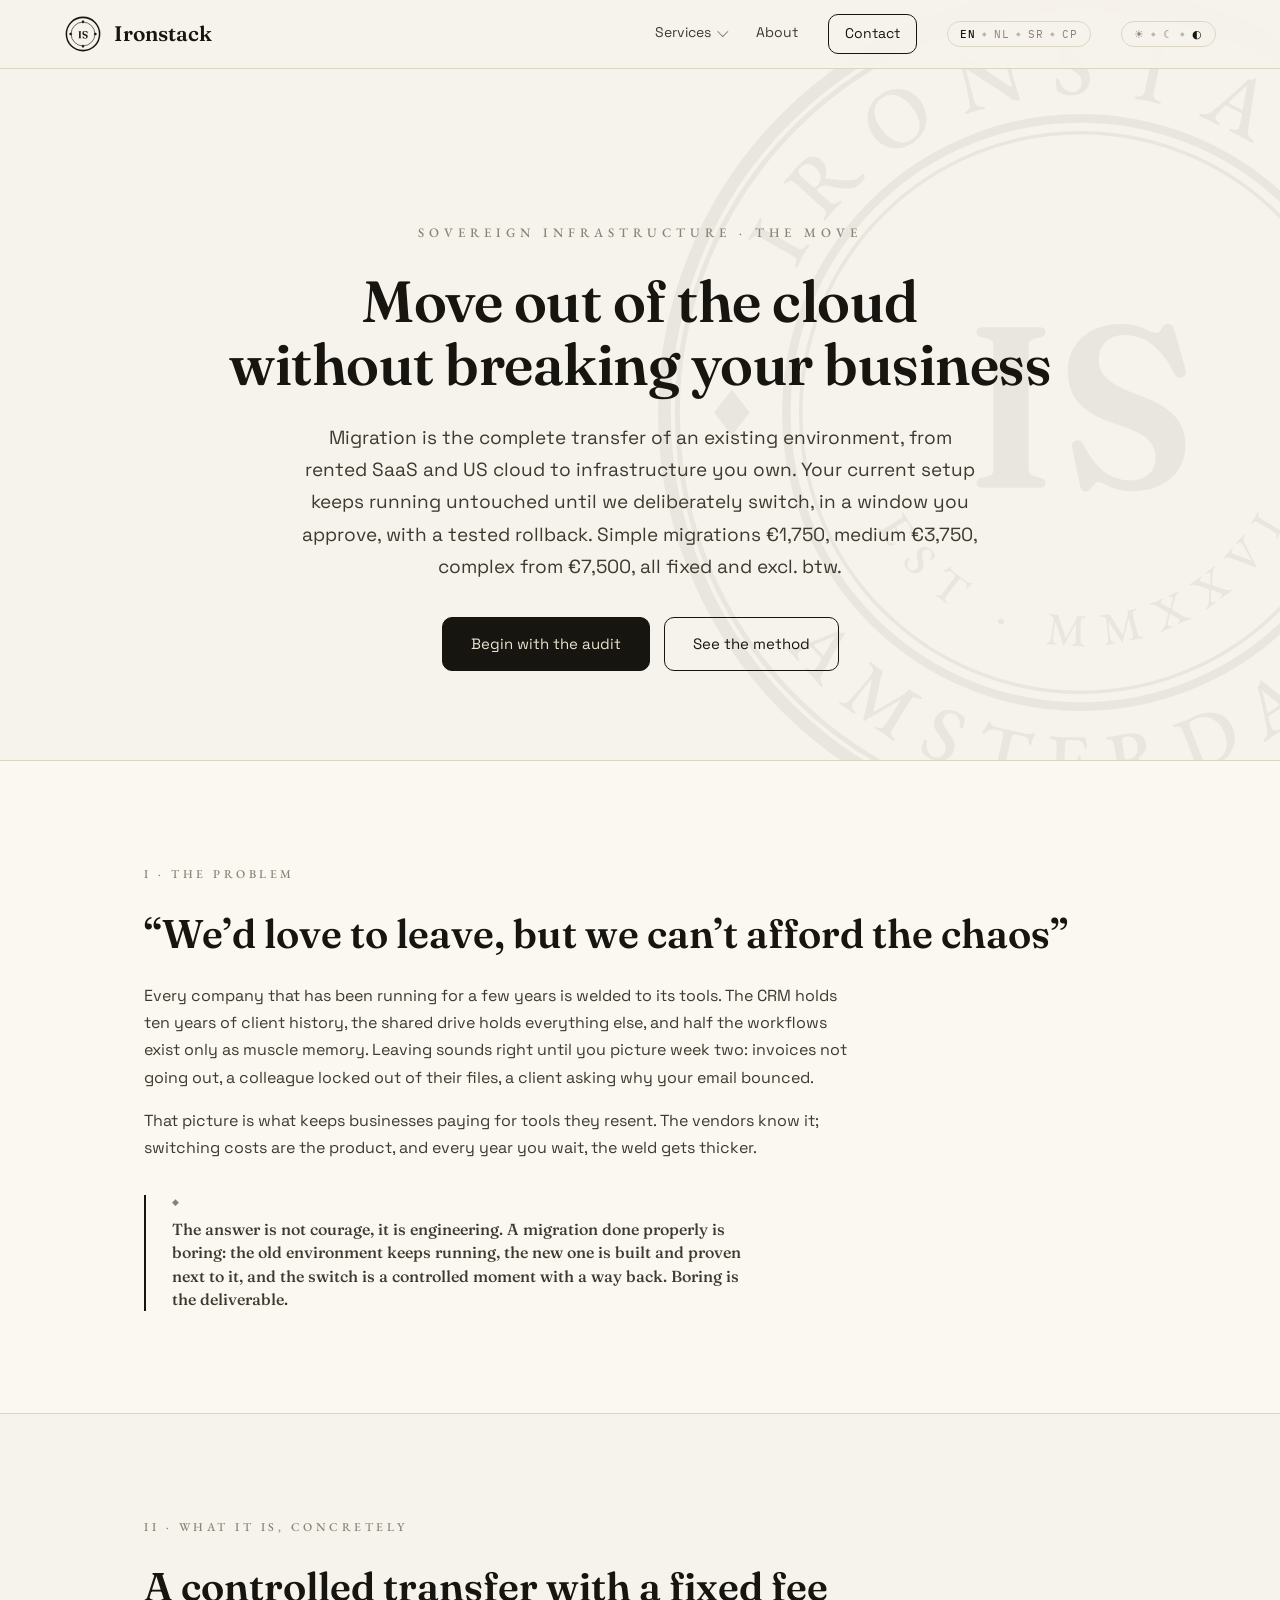
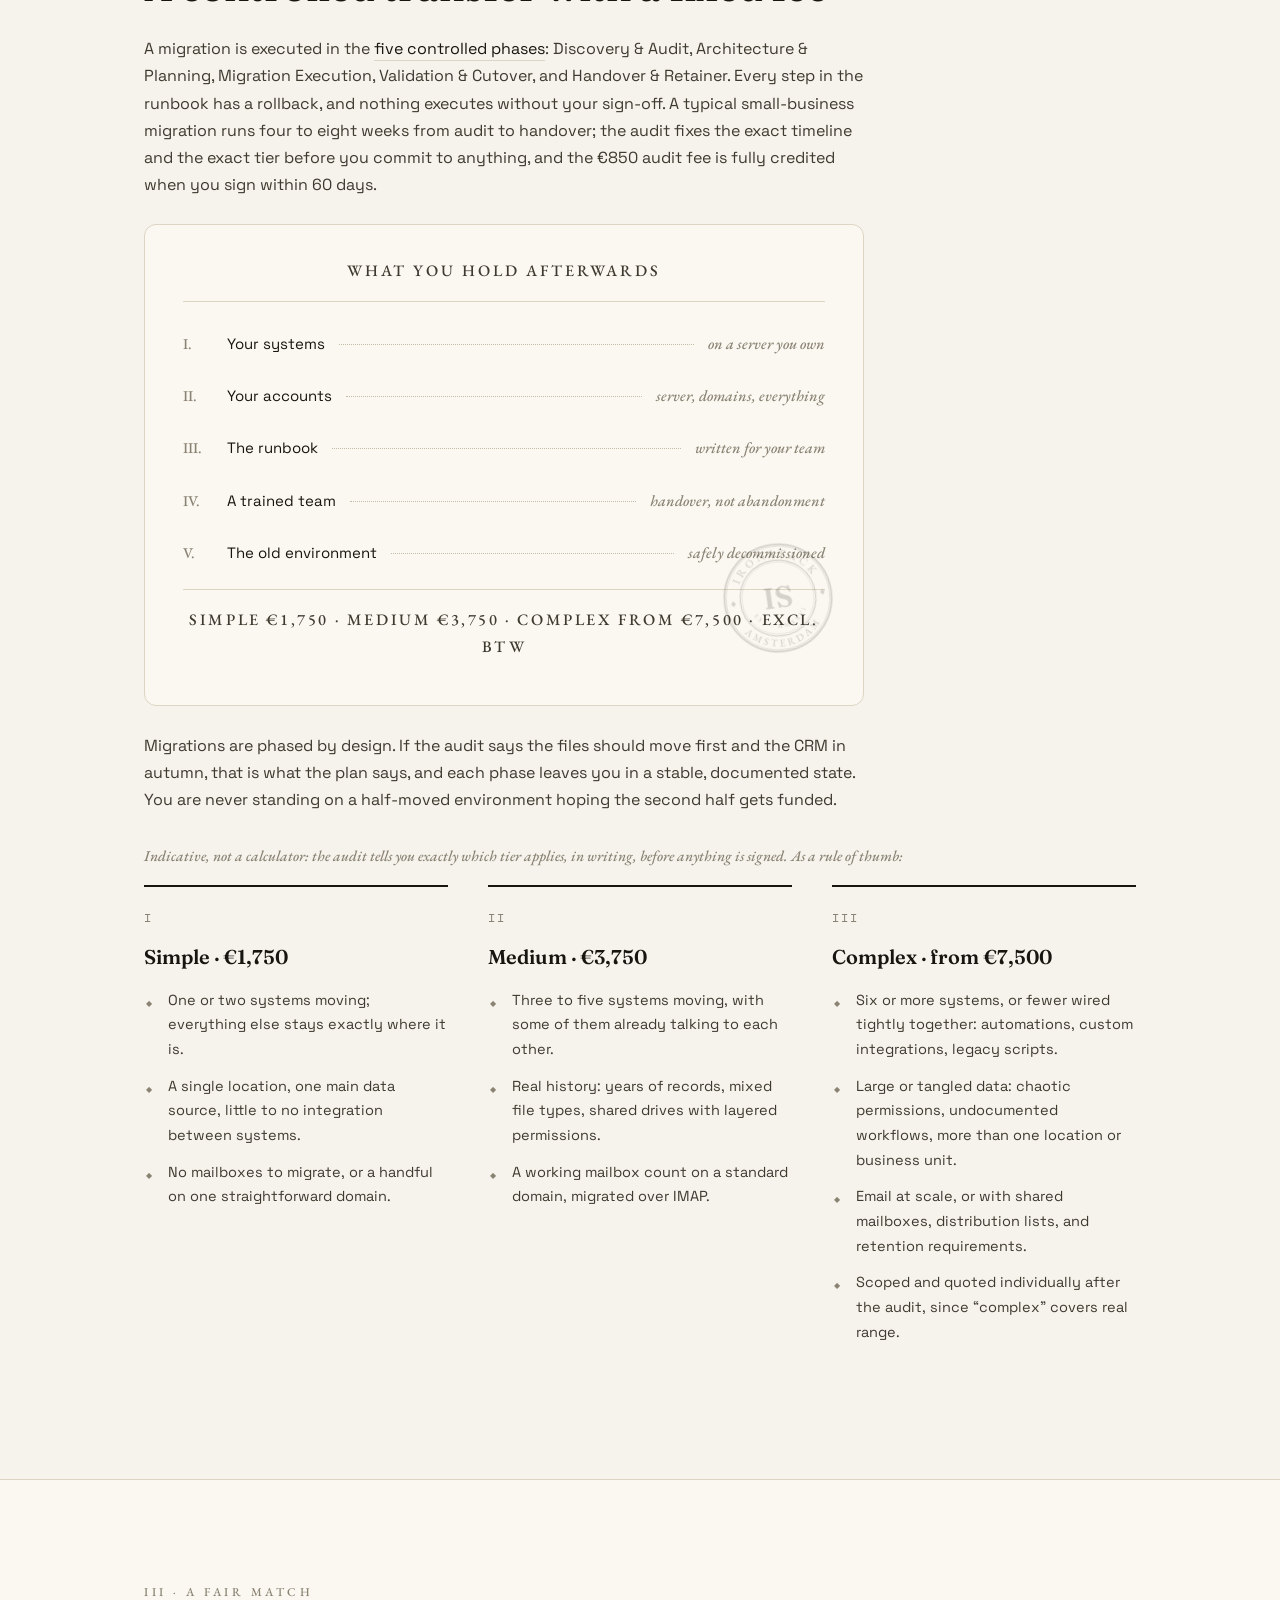
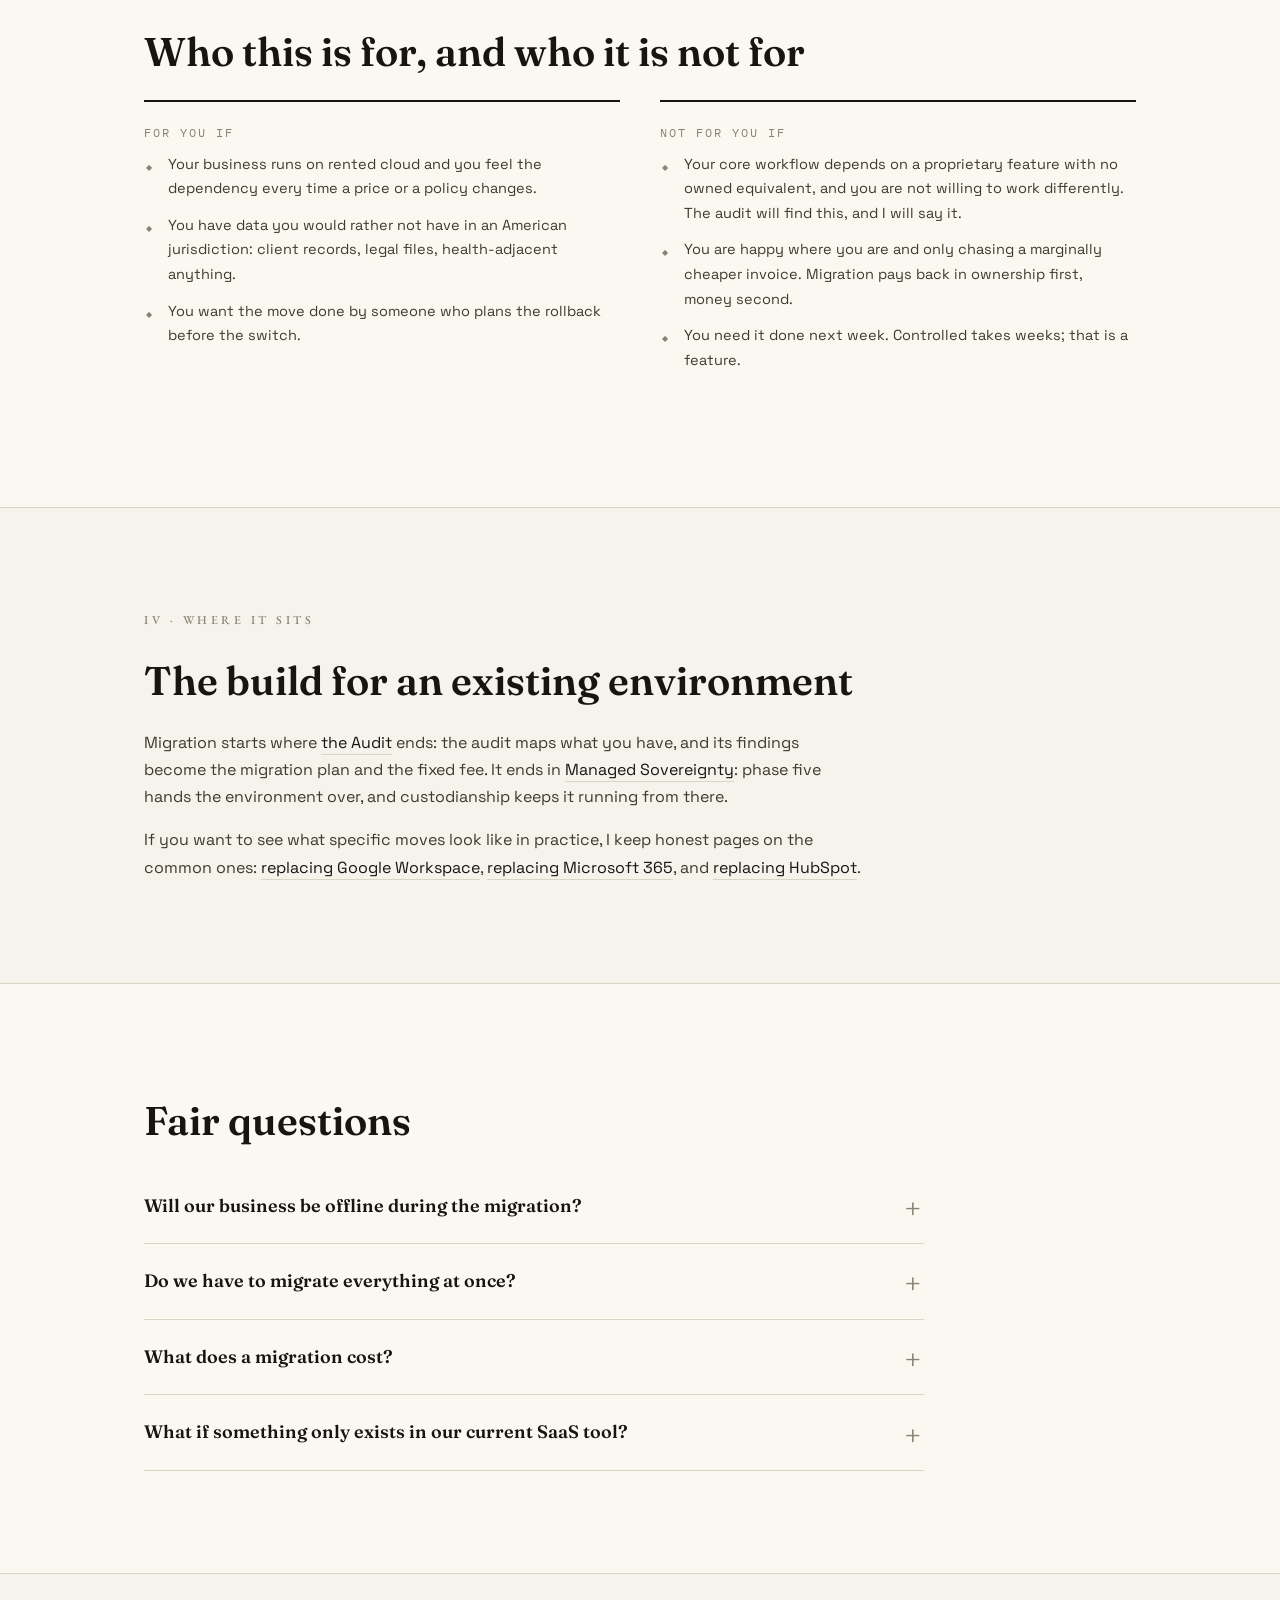
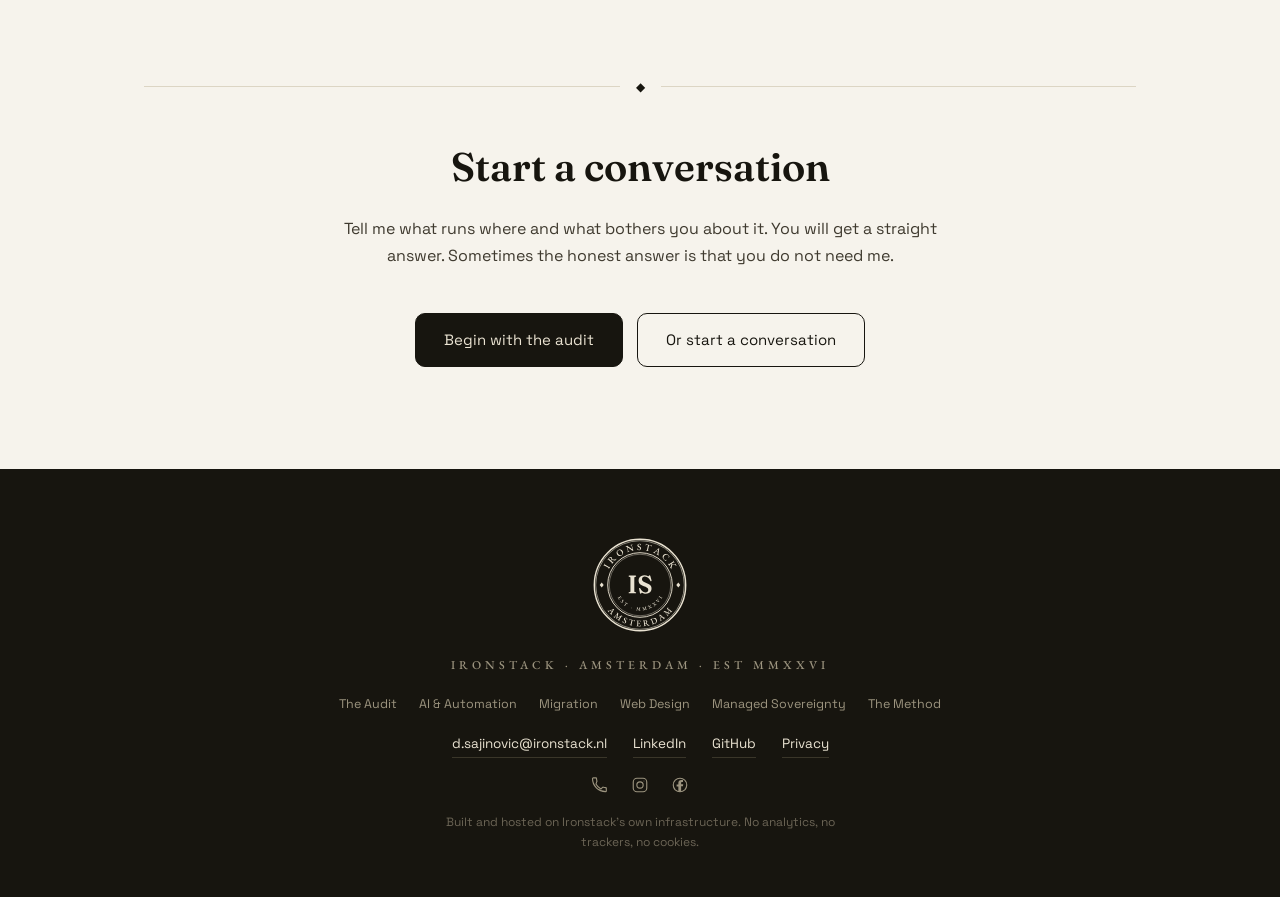
<file: migration.html>
<!DOCTYPE html>
<html lang="en">
<head>
<meta charset="UTF-8">
<meta name="viewport" content="width=device-width, initial-scale=1, viewport-fit=cover">
<title>Migration · Ironstack · Sovereign Infrastructure</title>
<meta name="description" content="A complete cloud exit for small companies: from rented SaaS and US cloud to servers you own, in five controlled phases with rollbacks. From €1,750 fixed, excl. btw.">
<link rel="canonical" href="https://ironstack.nl/migration.html">
<meta property="og:title" content="Migration · Ironstack">
<meta property="og:description" content="Move out of rented cloud without breaking your business. Your current environment keeps running until we deliberately switch, with a tested rollback. From €1,750 fixed, excl. btw.">
<meta property="og:type" content="website">
<meta property="og:url" content="https://ironstack.nl/migration.html">
<meta property="og:image" content="https://ironstack.nl/assets/og-image.png">
<meta property="og:image:width" content="1200">
<meta property="og:image:height" content="630">
<meta name="twitter:card" content="summary_large_image">
<meta name="twitter:image" content="https://ironstack.nl/assets/og-image.png">
<link rel="icon" href="/assets/favicon.ico" sizes="48x48">
<link rel="icon" href="/assets/favicon-32.png" type="image/png" sizes="32x32">
<link rel="apple-touch-icon" href="/assets/apple-touch-icon-180.png">
<meta name="theme-color" content="#F6F3EC">
<script>
(function () { try {
  var m = new URLSearchParams(location.search).get('theme') || localStorage.getItem('ironstack-theme-mode') || 'system';
  var t = (m === 'dark' || m === 'light') ? m : (window.matchMedia('(prefers-color-scheme: dark)').matches ? 'dark' : 'light');
  document.documentElement.setAttribute('data-theme', t);
  var mc = document.querySelector('meta[name="theme-color"]');
  if (mc) mc.setAttribute('content', t === 'dark' ? '#14120D' : '#F6F3EC');
  if (sessionStorage.getItem('is-nav-seen')) document.documentElement.classList.add('nav-seen');
  else sessionStorage.setItem('is-nav-seen', '1');
  /* arriving on a #section: position before first paint, so the page
     transition lands directly on the section instead of fading to the top
     and then smooth-scrolling down */
  if (location.hash) {
    document.documentElement.style.scrollBehavior = 'auto';
    addEventListener('load', function () {
      requestAnimationFrame(function () { document.documentElement.style.scrollBehavior = ''; });
    });
  }
} catch (e) {} })();
</script>
<link rel="preload" href="/assets/fonts/Fraunces-600-normal.woff2" as="font" type="font/woff2" crossorigin blocking="render">
<link rel="preload" href="/assets/fonts/EBGaramond-500-normal.woff2" as="font" type="font/woff2" crossorigin blocking="render">
<link rel="preload" href="/assets/fonts/SpaceGrotesk-500-normal.woff2" as="font" type="font/woff2" crossorigin blocking="render">
<link rel="stylesheet" href="/css/fonts.css?v=66">
<link rel="stylesheet" href="/css/style.css?v=66">
<script type="application/ld+json">
{
  "@context": "https://schema.org",
  "@type": "Organization",
  "name": "Ironstack",
  "url": "https://ironstack.nl",
  "logo": "https://ironstack.nl/assets/ironstack-seal-full-ink.svg",
  "founder": { "@type": "Person", "name": "Damjan Sajinovic" },
  "address": { "@type": "PostalAddress", "addressLocality": "Amsterdam", "addressCountry": "NL" },
  "sameAs": ["https://www.linkedin.com/in/dsajinovic/", "https://github.com/DamjanS24"]
}
</script>
<script type="application/ld+json">
{
  "@context": "https://schema.org",
  "@type": "Service",
  "name": "Migration",
  "serviceType": "Cloud exit and infrastructure migration",
  "description": "A complete transfer from rented cloud or legacy hosting to client-owned infrastructure, executed in five controlled phases with rollbacks. Fixed prices: simple €1,750, medium €3,750, complex from €7,500, excl. btw.",
  "url": "https://ironstack.nl/migration.html",
  "provider": { "@type": "Organization", "name": "Ironstack", "url": "https://ironstack.nl" },
  "areaServed": "NL"
}
</script>
<script type="application/ld+json">
{
  "@context": "https://schema.org",
  "@type": "FAQPage",
  "mainEntity": [
    {"@type": "Question", "name": "Will our business be offline during the migration?", "acceptedAnswer": {"@type": "Answer", "text": "No. The new environment is built and filled next to your production, which keeps running untouched. The switch happens in a window you approve, usually outside business hours, with a tested rollback if anything is wrong."}},
    {"@type": "Question", "name": "Do we have to migrate everything at once?", "acceptedAnswer": {"@type": "Answer", "text": "No. Migrations are phased by design, and starting with a single system, the CRM, the files, the automation layer, is a perfectly good way to begin. Each phase leaves you in a stable, documented state."}},
    {"@type": "Question", "name": "What does a migration cost?", "acceptedAnswer": {"@type": "Answer", "text": "€1,750 for a simple environment, €3,750 for a medium one, and from €7,500 for a complex one, quoted after the audit. All fixed, excl. btw, billed 50% on signing and 50% on go-live, and the €850 audit is fully credited when you sign within 60 days."}},
    {"@type": "Question", "name": "What if something only exists in our current SaaS tool?", "acceptedAnswer": {"@type": "Answer", "text": "Then the audit says so before anything is promised. Some proprietary features have no owned equivalent, and the honest options are to rebuild differently, keep that one subscription deliberately, or accept the loss knowingly. What I will not do is discover this in week six."}}
  ]
}
</script>
</head>
<body>
<a class="skip-link" href="#content">Skip to content</a>

<!-- ============ NAV ============ -->
<header class="nav">
  <a class="nav-brand" href="/">
    <img src="/assets/ironstack-seal-small-ink.svg" alt="Ironstack seal" width="38" height="38">
    <span>Ironstack</span>
  </a>
  <nav class="nav-links" id="navLinks">
    <div class="has-mega">
      <a href="/#services" data-i18n="nav.services">Services</a>
      <div class="mega">
        <div class="mega-col">
          <p class="mega-label" data-i18n="services.g1">WHERE YOU START</p>
          <a href="/audit.html" data-i18n="footer.audit">The Audit</a>
          <a href="/ai-automation.html" data-i18n="footer.ai">AI &amp; Automation</a>
          <a href="/migration.html" data-i18n="footer.migration">Migration</a>
          <a href="/web-design.html" data-i18n="footer.webdesign">Web Design</a>
          <a href="/method.html" data-i18n="footer.method">The Method</a>
        </div>
        <div class="mega-col">
          <p class="mega-label" data-i18n="services.g3">HOW IT KEEPS RUNNING</p>
          <a href="/managed-sovereignty.html" data-i18n="footer.managed">Managed Sovereignty</a>
        </div>
        <div class="mega-col">
          <p class="mega-label" data-i18n="menu.replace">REPLACE</p>
          <a href="/replace/google-workspace.html">Google Workspace</a>
          <a href="/replace/hubspot.html">HubSpot</a>
          <a href="/replace/microsoft-365.html">Microsoft 365</a>
        </div>
      </div>
    </div>
    <a href="/#about" data-i18n="nav.about">About</a>
    <a class="nav-cta" href="/#contact" data-i18n="nav.contact">Contact</a>
    <button class="switch" id="langToggle" aria-label="Switch language"><span data-lang="en" class="on">EN</span><span class="sep" aria-hidden="true">◆</span><span data-lang="nl">NL</span><span class="sep" aria-hidden="true">◆</span><span data-lang="sr-latn">SR</span><span class="sep" aria-hidden="true">◆</span><span data-lang="sr-cyrl">СР</span></button>
    <button class="switch" id="themeToggle" aria-label="Theme: light, dark or follow system"><span data-mode="light">☀&#xFE0E;</span><span class="sep" aria-hidden="true">◆</span><span data-mode="dark">☾</span><span class="sep" aria-hidden="true">◆</span><span data-mode="system" title="Follow system">◐</span></button>
  </nav>
  <button class="nav-burger" id="navBurger" aria-label="Menu" aria-expanded="false" aria-controls="navLinks">
    <span class="burger" aria-hidden="true"><span></span><span></span><span></span></span>
  </button>
</header>

<main id="content">
<!-- ============ HERO ============ -->
<section class="hero page-hero">
  <div class="bg-mark bg-seal-hero" aria-hidden="true"></div>
  <p class="kicker" data-i18n="mi.1">SOVEREIGN INFRASTRUCTURE · THE MOVE</p>
  <h1 data-i18n="mi.2">Move out of the cloud<br>without breaking your business</h1>
  <p class="hero-sub" data-i18n="mi.3">Migration is the complete transfer of an existing environment, from rented SaaS and US cloud to infrastructure you own. Your current setup keeps running untouched until we deliberately switch, in a window you approve, with a tested rollback. Simple migrations €1,750, medium €3,750, complex from €7,500, all fixed and excl. btw.</p>
  <div class="hero-ctas">
    <a class="btn btn-primary" href="/audit.html" data-i18n="mi.4">Begin with the audit</a>
    <a class="btn btn-ghost" href="/method.html" data-i18n="mi.5">See the method</a>
  </div>
</section>

<!-- ============ THE PROBLEM ============ -->
<section class="section section-alt">
  <p class="svc-group-label" data-i18n="mi.6">I · THE PROBLEM</p>
  <h2 class="section-title" data-i18n="mi.7">“We’d love to leave, but we can’t afford the chaos”</h2>
  <div class="prose">
    <p data-i18n="mi.8">Every company that has been running for a few years is welded to its tools. The CRM holds ten years of client history, the shared drive holds everything else, and half the workflows exist only as muscle memory. Leaving sounds right until you picture week two: invoices not going out, a colleague locked out of their files, a client asking why your email bounced.</p>
    <p data-i18n="mi.9">That picture is what keeps businesses paying for tools they resent. The vendors know it; switching costs are the product, and every year you wait, the weld gets thicker.</p>
    <p class="pull-quote" data-i18n="mi.10">The answer is not courage, it is engineering. A migration done properly is boring: the old environment keeps running, the new one is built and proven next to it, and the switch is a controlled moment with a way back. Boring is the deliverable.</p>
  </div>
</section>

<!-- ============ WHAT IT IS ============ -->
<section class="section">
  <p class="svc-group-label" data-i18n="mi.11">II · WHAT IT IS, CONCRETELY</p>
  <h2 class="section-title" data-i18n="mi.12">A controlled transfer with a fixed fee</h2>
  <div class="prose">
    <p data-i18n="mi.13">A migration is executed in the <a href="/method.html">five controlled phases</a>: Discovery &amp; Audit, Architecture &amp; Planning, Migration Execution, Validation &amp; Cutover, and Handover &amp; Retainer. Every step in the runbook has a rollback, and nothing executes without your sign-off. A typical small-business migration runs four to eight weeks from audit to handover; the audit fixes the exact timeline and the exact tier before you commit to anything, and the €850 audit fee is fully credited when you sign within 60 days.</p>
    <div class="register">
      <p class="register-head" data-i18n="mi.14">What you hold afterwards</p>
      <div class="register-row"><span class="register-no">I.</span><span class="register-k" data-i18n="mi.15">Your systems</span><span class="register-dots" aria-hidden="true"></span><span class="register-v" data-i18n="mi.16">on a server you own</span></div>
      <div class="register-row"><span class="register-no">II.</span><span class="register-k" data-i18n="mi.17">Your accounts</span><span class="register-dots" aria-hidden="true"></span><span class="register-v" data-i18n="mi.18">server, domains, everything</span></div>
      <div class="register-row"><span class="register-no">III.</span><span class="register-k" data-i18n="mi.19">The runbook</span><span class="register-dots" aria-hidden="true"></span><span class="register-v" data-i18n="mi.20">written for your team</span></div>
      <div class="register-row"><span class="register-no">IV.</span><span class="register-k" data-i18n="mi.21">A trained team</span><span class="register-dots" aria-hidden="true"></span><span class="register-v" data-i18n="mi.22">handover, not abandonment</span></div>
      <div class="register-row"><span class="register-no">V.</span><span class="register-k" data-i18n="mi.23">The old environment</span><span class="register-dots" aria-hidden="true"></span><span class="register-v" data-i18n="mi.24">safely decommissioned</span></div>
      <p class="register-foot" data-i18n="mi.25">Simple €1,750 · medium €3,750 · complex from €7,500 · excl. btw</p>
      <img class="stamp-doc" src="/assets/ironstack-seal-full-ink.svg" alt="" loading="lazy">
    </div>
    <p data-i18n="mi.26">Migrations are phased by design. If the audit says the files should move first and the CRM in autumn, that is what the plan says, and each phase leaves you in a stable, documented state. You are never standing on a half-moved environment hoping the second half gets funded.</p>
  </div>
  <p class="services-note" data-i18n="mi.58">Indicative, not a calculator: the audit tells you exactly which tier applies, in writing, before anything is signed. As a rule of thumb:</p>
  <div class="svc-grid" style="margin-top:16px">
    <article class="svc">
      <span class="svc-no" data-i18n="mi.59">I</span>
      <h3 data-i18n="mi.60">Simple · €1,750</h3>
      <ul class="diamond-list">
        <li data-i18n="mi.61">One or two systems moving; everything else stays exactly where it is.</li>
        <li data-i18n="mi.62">A single location, one main data source, little to no integration between systems.</li>
        <li data-i18n="mi.63">No mailboxes to migrate, or a handful on one straightforward domain.</li>
      </ul>
      <img class="stamp" src="/assets/ironstack-seal-full-ink.svg" alt="" loading="lazy">
    </article>
    <article class="svc">
      <span class="svc-no" data-i18n="mi.64">II</span>
      <h3 data-i18n="mi.65">Medium · €3,750</h3>
      <ul class="diamond-list">
        <li data-i18n="mi.66">Three to five systems moving, with some of them already talking to each other.</li>
        <li data-i18n="mi.67">Real history: years of records, mixed file types, shared drives with layered permissions.</li>
        <li data-i18n="mi.68">A working mailbox count on a standard domain, migrated over IMAP.</li>
      </ul>
      <img class="stamp" src="/assets/ironstack-seal-full-ink.svg" alt="" loading="lazy">
    </article>
    <article class="svc">
      <span class="svc-no" data-i18n="mi.69">III</span>
      <h3 data-i18n="mi.70">Complex · from €7,500</h3>
      <ul class="diamond-list">
        <li data-i18n="mi.71">Six or more systems, or fewer wired tightly together: automations, custom integrations, legacy scripts.</li>
        <li data-i18n="mi.72">Large or tangled data: chaotic permissions, undocumented workflows, more than one location or business unit.</li>
        <li data-i18n="mi.73">Email at scale, or with shared mailboxes, distribution lists, and retention requirements.</li>
        <li data-i18n="mi.74">Scoped and quoted individually after the audit, since “complex” covers real range.</li>
      </ul>
      <img class="stamp" src="/assets/ironstack-seal-full-ink.svg" alt="" loading="lazy">
    </article>
  </div>
</section>

<!-- ============ WHO FOR ============ -->
<section class="section section-alt">
  <p class="svc-group-label" data-i18n="mi.27">III · A FAIR MATCH</p>
  <h2 class="section-title" data-i18n="mi.28">Who this is for, and who it is not for</h2>
  <div class="svc-grid svc-grid-pair">
    <article class="svc">
      <span class="svc-no" data-i18n="mi.29">FOR YOU IF</span>
      <ul class="diamond-list">
        <li data-i18n="mi.30">Your business runs on rented cloud and you feel the dependency every time a price or a policy changes.</li>
        <li data-i18n="mi.31">You have data you would rather not have in an American jurisdiction: client records, legal files, health-adjacent anything.</li>
        <li data-i18n="mi.32">You want the move done by someone who plans the rollback before the switch.</li>
      </ul>
      <img class="stamp" src="/assets/ironstack-seal-full-ink.svg" alt="" loading="lazy">
    </article>
    <article class="svc">
      <span class="svc-no" data-i18n="mi.33">NOT FOR YOU IF</span>
      <ul class="diamond-list">
        <li data-i18n="mi.34">Your core workflow depends on a proprietary feature with no owned equivalent, and you are not willing to work differently. The audit will find this, and I will say it.</li>
        <li data-i18n="mi.35">You are happy where you are and only chasing a marginally cheaper invoice. Migration pays back in ownership first, money second.</li>
        <li data-i18n="mi.36">You need it done next week. Controlled takes weeks; that is a feature.</li>
      </ul>
      <img class="stamp" src="/assets/ironstack-seal-full-ink.svg" alt="" loading="lazy">
    </article>
  </div>
</section>

<!-- ============ HOW IT CONNECTS ============ -->
<section class="section">
  <p class="svc-group-label" data-i18n="mi.37">IV · WHERE IT SITS</p>
  <h2 class="section-title" data-i18n="mi.38">The build for an existing environment</h2>
  <div class="prose">
    <p data-i18n="mi.39">Migration starts where <a href="/audit.html">the Audit</a> ends: the audit maps what you have, and its findings become the migration plan and the fixed fee. It ends in <a href="/managed-sovereignty.html">Managed Sovereignty</a>: phase five hands the environment over, and custodianship keeps it running from there.</p>
    <p data-i18n="mi.40">If you want to see what specific moves look like in practice, I keep honest pages on the common ones: <a href="/replace/google-workspace.html">replacing Google Workspace</a>, <a href="/replace/microsoft-365.html">replacing Microsoft 365</a>, and <a href="/replace/hubspot.html">replacing HubSpot</a>.</p>
  </div>
</section>

<!-- ============ FAQ ============ -->
<section class="section section-alt">
  <h2 class="section-title" data-i18n="mi.41">Fair questions</h2>
  <div class="faq">
    <details class="faq-item">
      <summary data-i18n="mi.42">Will our business be offline during the migration?</summary>
      <p data-i18n="mi.43">No. The new environment is built and filled next to your production, which keeps running untouched. The switch happens in a window you approve, usually outside business hours, with a tested rollback if anything is wrong.</p>
    </details>
    <details class="faq-item">
      <summary data-i18n="mi.46">Do we have to migrate everything at once?</summary>
      <p data-i18n="mi.47">No. Migrations are phased by design, and starting with a single system, the CRM, the files, the automation layer, is a perfectly good way to begin. Each phase leaves you in a stable, documented state.</p>
    </details>
    <details class="faq-item">
      <summary data-i18n="mi.48">What does a migration cost?</summary>
      <p data-i18n="mi.49">€1,750 for a simple environment, €3,750 for a medium one, and from €7,500 for a complex one, quoted after the audit. All fixed, excl. btw, billed 50% on signing and 50% on go-live, and the €850 audit is fully credited when you sign within 60 days. If scope grows because you ask for more, you get a new fixed number to approve first, never a surprise invoice.</p>
    </details>
    <details class="faq-item">
      <summary data-i18n="mi.50">What if something only exists in our current SaaS tool?</summary>
      <p data-i18n="mi.51">Then the audit says so before anything is promised. Some proprietary features have no owned equivalent, and the honest options are to rebuild differently, keep that one subscription deliberately, or accept the loss knowingly. What I will not do is discover this in week six.</p>
    </details>
  </div>
</section>

<!-- ============ CTA ============ -->
<section class="section cta-final">
  <div class="diamond-rule"><span>◆</span></div>
  <h2 class="section-title" data-i18n="mi.54">Start a conversation</h2>
  <p class="section-sub" data-i18n="mi.55">Tell me what runs where and what bothers you about it. You will get a straight answer. Sometimes the honest answer is that you do not need me.</p>
  <div class="hero-ctas">
    <a class="btn btn-primary" href="/audit.html" data-i18n="mi.56">Begin with the audit</a>
    <a class="btn btn-ghost" href="/#contact" data-i18n="mi.57">Or start a conversation</a>
  </div>
</section>
</main>

<!-- ============ FOOTER ============ -->
<footer class="footer">
  <img src="/assets/ironstack-seal-full-cream.svg" alt="Ironstack seal" width="104" height="104">
  <p class="footer-line">IRONSTACK · AMSTERDAM · EST MMXXVI</p>
  <div class="footer-nav">
    <a href="/audit.html">The Audit</a>
    <a href="/ai-automation.html">AI &amp; Automation</a>
    <a href="/migration.html">Migration</a>
    <a href="/web-design.html">Web Design</a>
    <a href="/managed-sovereignty.html">Managed Sovereignty</a>
    <a href="/method.html">The Method</a>
  </div>
  <div class="footer-links">
    <a href="mailto:d.sajinovic@ironstack.nl">d.sajinovic@ironstack.nl</a>
    <a href="https://www.linkedin.com/in/dsajinovic/" target="_blank" rel="noopener">LinkedIn</a>
    <a href="https://github.com/DamjanS24" target="_blank" rel="noopener">GitHub</a>
    <a href="/privacy.html">Privacy</a>
  </div>
  <div class="footer-icons">
    <a href="tel:+31634717477" aria-label="Call Ironstack"><svg viewBox="0 0 24 24" aria-hidden="true"><path d="M6.6 10.8a15.9 15.9 0 0 0 6.6 6.6l2.2-2.2a1 1 0 0 1 1-.24 9.3 9.3 0 0 0 3 .48 1 1 0 0 1 1 1v3.4a1 1 0 0 1-1 1A17.5 17.5 0 0 1 2 3.5a1 1 0 0 1 1-1H6.4a1 1 0 0 1 1 1 9.3 9.3 0 0 0 .48 3 1 1 0 0 1-.24 1L6.6 10.8z"/></svg></a>
    <a href="https://www.instagram.com/ironstack.nl/" target="_blank" rel="noopener" aria-label="Ironstack on Instagram"><svg viewBox="0 0 24 24" aria-hidden="true"><rect x="3" y="3" width="18" height="18" rx="5"/><circle cx="12" cy="12" r="4.2"/><circle cx="17.3" cy="6.7" r=".6" fill="currentColor" stroke="none"/></svg></a>
    <a href="https://www.facebook.com/share/18zaXuhyA2/?mibextid=wwXIfr" target="_blank" rel="noopener" aria-label="Ironstack on Facebook"><svg viewBox="0 0 24 24" aria-hidden="true"><circle cx="12" cy="12" r="9"/><path d="M13.5 21v-7.2h2.4l.4-2.8h-2.8v-1.8c0-.8.2-1.3 1.4-1.3H16V5.3c-.3 0-1.2-.1-2.3-.1-2.3 0-3.9 1.4-3.9 3.9v2.1H7.5v2.8h2.3V21z" fill="currentColor" stroke="none"/></svg></a>
  </div>
  <p class="footer-fine">Built and hosted on Ironstack’s own infrastructure. No analytics, no trackers, no cookies.</p>
</footer>

<script src="/js/i18n-data.js?v=66"></script>
<script src="/js/i18n/migration.nl.js?v=66"></script>
<script src="/js/i18n/migration.sr-latn.js?v=66"></script>
<script src="/js/i18n/migration.sr-cyrl.js?v=66"></script>
<script src="/js/main.js?v=66"></script>
</body>
</html>
</file>
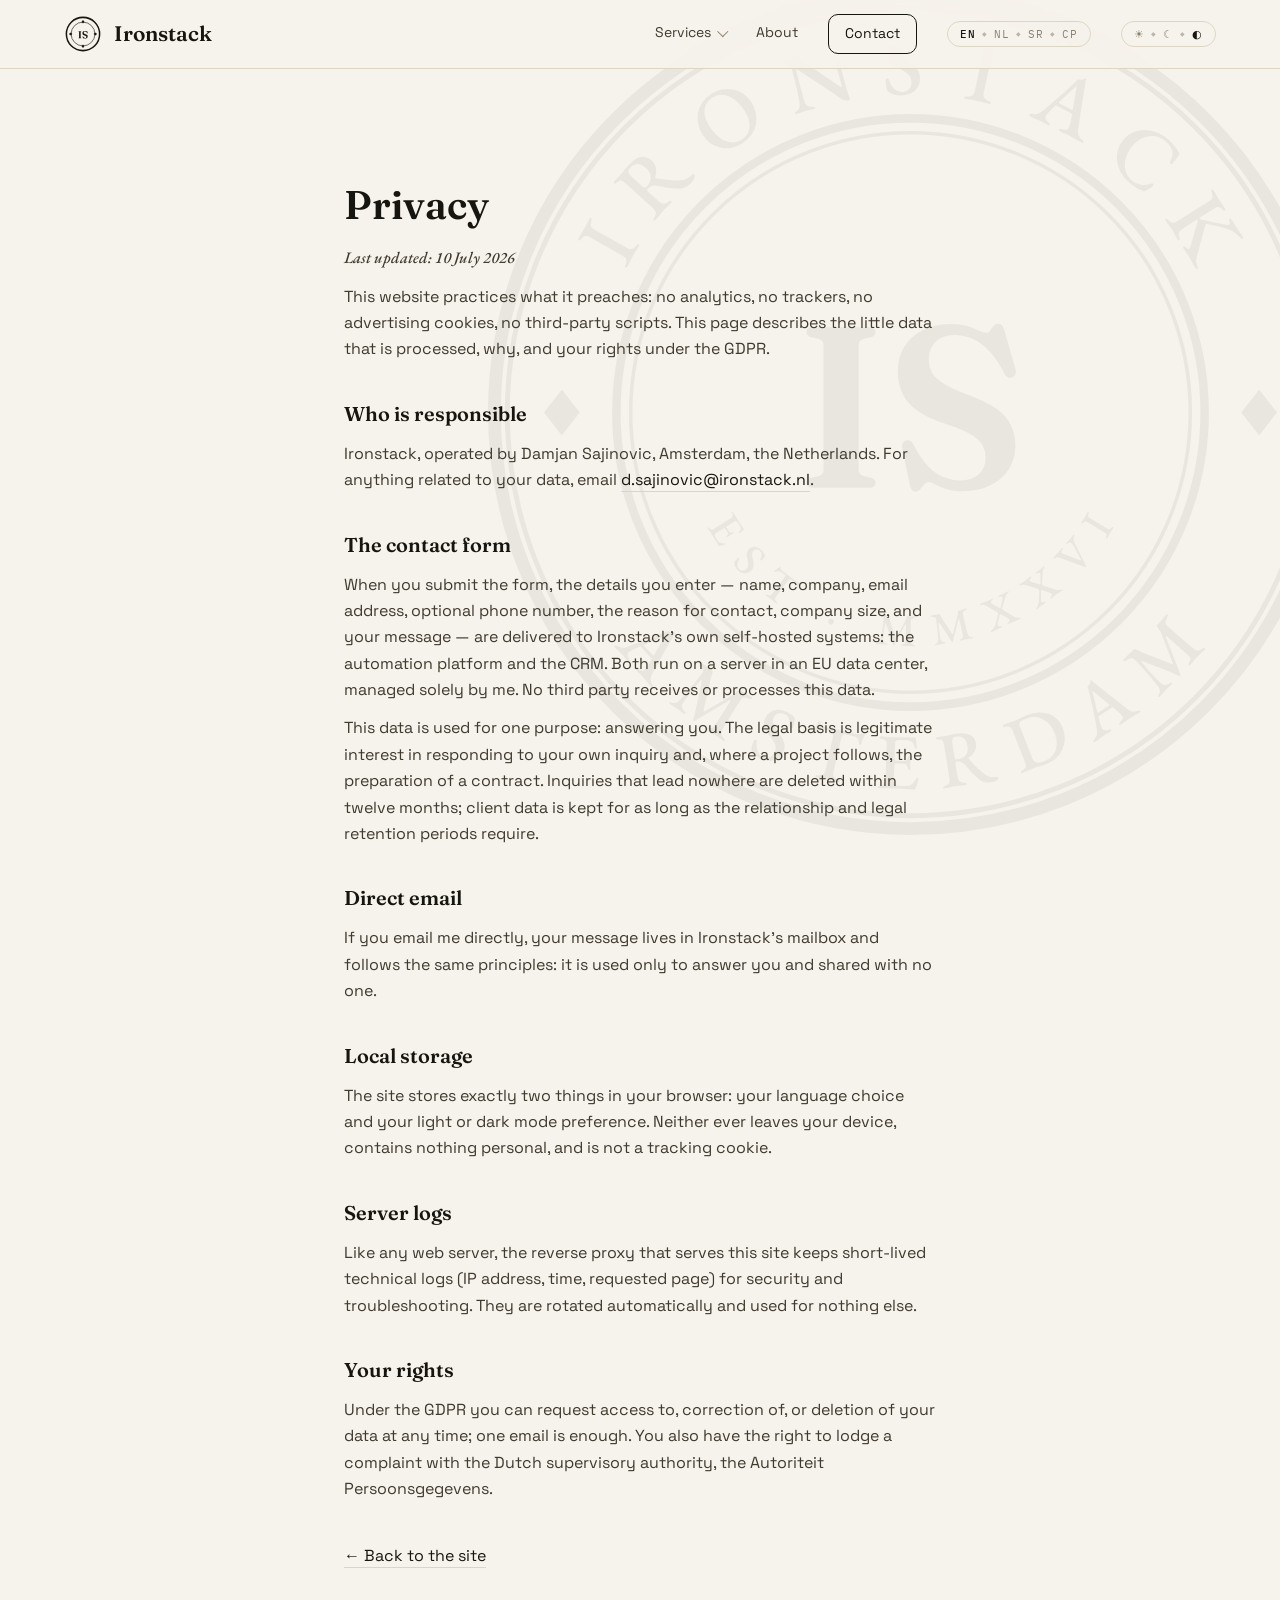
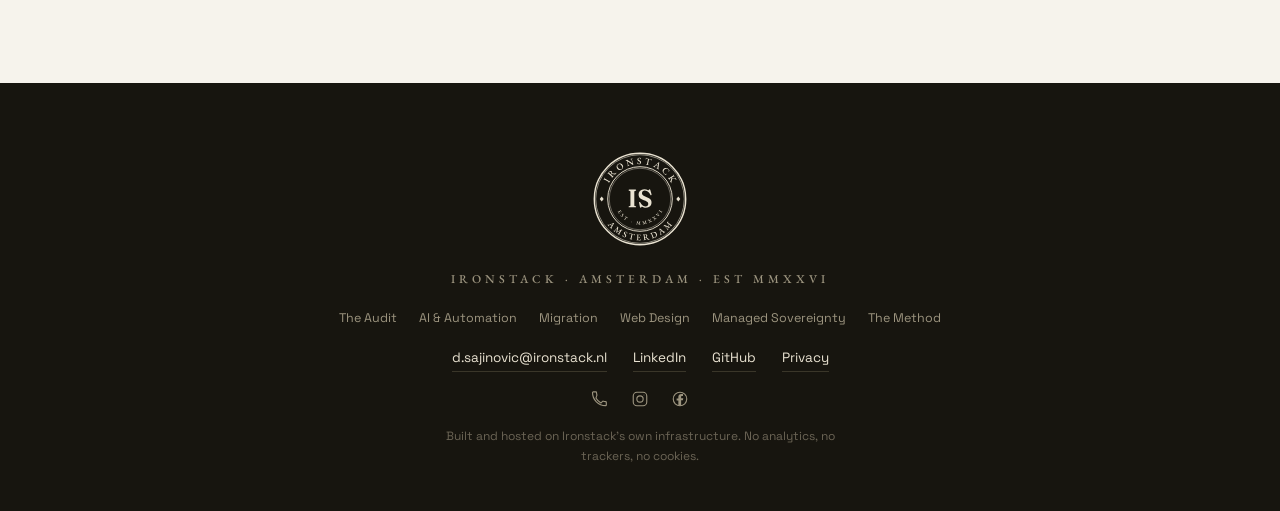
<file: privacy.html>
<!DOCTYPE html>
<html lang="en">
<head>
<meta charset="UTF-8">
<meta name="viewport" content="width=device-width, initial-scale=1, viewport-fit=cover">
<title>Privacy · Ironstack</title>
<meta name="description" content="How Ironstack handles the little data this website processes: no analytics, no trackers, no third-party processors. Your rights under the GDPR.">
<meta name="robots" content="noindex, follow">
<link rel="icon" href="assets/favicon.ico" sizes="48x48">
<link rel="icon" href="assets/favicon-32.png" type="image/png" sizes="32x32">
<link rel="apple-touch-icon" href="assets/apple-touch-icon-180.png">
<meta name="theme-color" content="#F6F3EC">
<script>
(function () { try {
  var m = new URLSearchParams(location.search).get('theme') || localStorage.getItem('ironstack-theme-mode') || 'system';
  var t = (m === 'dark' || m === 'light') ? m : (window.matchMedia('(prefers-color-scheme: dark)').matches ? 'dark' : 'light');
  document.documentElement.setAttribute('data-theme', t);
  var mc = document.querySelector('meta[name="theme-color"]');
  if (mc) mc.setAttribute('content', t === 'dark' ? '#14120D' : '#F6F3EC');
  if (sessionStorage.getItem('is-nav-seen')) document.documentElement.classList.add('nav-seen');
  else sessionStorage.setItem('is-nav-seen', '1');
  /* arriving on a #section: position before first paint, so the page
     transition lands directly on the section instead of fading to the top
     and then smooth-scrolling down */
  if (location.hash) {
    document.documentElement.style.scrollBehavior = 'auto';
    addEventListener('load', function () {
      requestAnimationFrame(function () { document.documentElement.style.scrollBehavior = ''; });
    });
  }
} catch (e) {} })();
</script>
<link rel="preload" href="assets/fonts/Fraunces-600-normal.woff2" as="font" type="font/woff2" crossorigin blocking="render">
<link rel="preload" href="assets/fonts/EBGaramond-500-normal.woff2" as="font" type="font/woff2" crossorigin blocking="render">
<link rel="preload" href="assets/fonts/SpaceGrotesk-500-normal.woff2" as="font" type="font/woff2" crossorigin blocking="render">
<link rel="stylesheet" href="css/fonts.css?v=66">
<link rel="stylesheet" href="css/style.css?v=66">
</head>
<body>

<!-- ============ NAV ============ -->
<header class="nav">
  <a class="nav-brand" href="/">
    <img src="assets/ironstack-seal-small-ink.svg" alt="Ironstack seal" width="38" height="38">
    <span>Ironstack</span>
  </a>
  <nav class="nav-links" id="navLinks">
    <div class="has-mega">
      <a href="/#services" data-i18n="nav.services">Services</a>
      <div class="mega">
        <div class="mega-col">
          <p class="mega-label" data-i18n="services.g1">WHERE YOU START</p>
          <a href="/audit.html" data-i18n="footer.audit">The Audit</a>
          <a href="/ai-automation.html" data-i18n="footer.ai">AI &amp; Automation</a>
          <a href="/migration.html" data-i18n="footer.migration">Migration</a>
          <a href="/web-design.html" data-i18n="footer.webdesign">Web Design</a>
          <a href="/method.html" data-i18n="footer.method">The Method</a>
        </div>
        <div class="mega-col">
          <p class="mega-label" data-i18n="services.g3">HOW IT KEEPS RUNNING</p>
          <a href="/managed-sovereignty.html" data-i18n="footer.managed">Managed Sovereignty</a>
        </div>
        <div class="mega-col">
          <p class="mega-label" data-i18n="menu.replace">REPLACE</p>
          <a href="/replace/google-workspace.html">Google Workspace</a>
          <a href="/replace/hubspot.html">HubSpot</a>
          <a href="/replace/microsoft-365.html">Microsoft 365</a>
        </div>
      </div>
    </div>
    <a href="/#about" data-i18n="nav.about">About</a>
    <a class="nav-cta" href="/#contact" data-i18n="nav.contact">Contact</a>
    <button class="switch" id="langToggle" aria-label="Switch language"><span data-lang="en" class="on">EN</span><span class="sep" aria-hidden="true">◆</span><span data-lang="nl">NL</span><span class="sep" aria-hidden="true">◆</span><span data-lang="sr-latn">SR</span><span class="sep" aria-hidden="true">◆</span><span data-lang="sr-cyrl">СР</span></button>
    <button class="switch" id="themeToggle" aria-label="Theme: light, dark or follow system"><span data-mode="light">☀&#xFE0E;</span><span class="sep" aria-hidden="true">◆</span><span data-mode="dark">☾</span><span class="sep" aria-hidden="true">◆</span><span data-mode="system" title="Follow system">◐</span></button>
  </nav>
  <button class="nav-burger" id="navBurger" aria-label="Menu" aria-expanded="false" aria-controls="navLinks">
    <span class="burger" aria-hidden="true"><span></span><span></span><span></span></span>
  </button>
</header>

<main>
<section class="section legal">
  <div class="bg-mark bg-seal-hero" aria-hidden="true"></div>
  <h1 class="section-title" data-i18n="privacy.title">Privacy</h1>
  <p class="legal-updated" data-i18n="privacy.updated">Last updated: 10 July 2026</p>
  <p data-i18n="privacy.intro">This website practices what it preaches: no analytics, no trackers, no advertising cookies, no third-party scripts. This page describes the little data that is processed, why, and your rights under the GDPR.</p>

  <h2 data-i18n="privacy.whoT">Who is responsible</h2>
  <p data-i18n="privacy.whoB">Ironstack, operated by Damjan Sajinovic, Amsterdam, the Netherlands. For anything related to your data, email <a href="mailto:d.sajinovic@ironstack.nl">d.sajinovic@ironstack.nl</a>.</p>

  <h2 data-i18n="privacy.formT">The contact form</h2>
  <p data-i18n="privacy.formB">When you submit the form, the details you enter — name, company, email address, optional phone number, the reason for contact, company size, and your message — are delivered to Ironstack’s own self-hosted systems: the automation platform and the CRM. Both run on a server in an EU data center, managed solely by me. No third party receives or processes this data.</p>
  <p data-i18n="privacy.formB2">This data is used for one purpose: answering you. The legal basis is legitimate interest in responding to your own inquiry and, where a project follows, the preparation of a contract. Inquiries that lead nowhere are deleted within twelve months; client data is kept for as long as the relationship and legal retention periods require.</p>

  <h2 data-i18n="privacy.mailT">Direct email</h2>
  <p data-i18n="privacy.mailB">If you email me directly, your message lives in Ironstack’s mailbox and follows the same principles: it is used only to answer you and shared with no one.</p>

  <h2 data-i18n="privacy.localT">Local storage</h2>
  <p data-i18n="privacy.localB">The site stores exactly two things in your browser: your language choice and your light or dark mode preference. Neither ever leaves your device, contains nothing personal, and is not a tracking cookie.</p>

  <h2 data-i18n="privacy.logsT">Server logs</h2>
  <p data-i18n="privacy.logsB">Like any web server, the reverse proxy that serves this site keeps short-lived technical logs (IP address, time, requested page) for security and troubleshooting. They are rotated automatically and used for nothing else.</p>

  <h2 data-i18n="privacy.rightsT">Your rights</h2>
  <p data-i18n="privacy.rightsB">Under the GDPR you can request access to, correction of, or deletion of your data at any time; one email is enough. You also have the right to lodge a complaint with the Dutch supervisory authority, the Autoriteit Persoonsgegevens.</p>

  <p class="legal-back"><a href="index.html" data-i18n="privacy.back">← Back to the site</a></p>
</section>
</main>

<!-- ============ FOOTER ============ -->
<footer class="footer">
  <img src="assets/ironstack-seal-full-cream.svg" alt="Ironstack seal" width="104" height="104">
  <p class="footer-line">IRONSTACK · AMSTERDAM · EST MMXXVI</p>
  <div class="footer-nav">
    <a href="/audit.html" data-i18n="footer.audit">The Audit</a>
    <a href="/ai-automation.html" data-i18n="footer.ai">AI &amp; Automation</a>
    <a href="/migration.html" data-i18n="footer.migration">Migration</a>
    <a href="/web-design.html" data-i18n="footer.webdesign">Web Design</a>
    <a href="/managed-sovereignty.html" data-i18n="footer.managed">Managed Sovereignty</a>
    <a href="/method.html" data-i18n="footer.method">The Method</a>
  </div>
  <div class="footer-links">
    <a href="mailto:d.sajinovic@ironstack.nl">d.sajinovic@ironstack.nl</a>
    <a href="https://www.linkedin.com/in/dsajinovic/" target="_blank" rel="noopener">LinkedIn</a>
    <a href="https://github.com/DamjanS24" target="_blank" rel="noopener">GitHub</a>
    <a href="privacy.html" data-i18n="footer.privacy">Privacy</a>
  </div>
  <div class="footer-icons">
    <a href="tel:+31634717477" aria-label="Call Ironstack"><svg viewBox="0 0 24 24" aria-hidden="true"><path d="M6.6 10.8a15.9 15.9 0 0 0 6.6 6.6l2.2-2.2a1 1 0 0 1 1-.24 9.3 9.3 0 0 0 3 .48 1 1 0 0 1 1 1v3.4a1 1 0 0 1-1 1A17.5 17.5 0 0 1 2 3.5a1 1 0 0 1 1-1H6.4a1 1 0 0 1 1 1 9.3 9.3 0 0 0 .48 3 1 1 0 0 1-.24 1L6.6 10.8z"/></svg></a>
    <a href="https://www.instagram.com/ironstack.nl/" target="_blank" rel="noopener" aria-label="Ironstack on Instagram"><svg viewBox="0 0 24 24" aria-hidden="true"><rect x="3" y="3" width="18" height="18" rx="5"/><circle cx="12" cy="12" r="4.2"/><circle cx="17.3" cy="6.7" r=".6" fill="currentColor" stroke="none"/></svg></a>
    <a href="https://www.facebook.com/share/18zaXuhyA2/?mibextid=wwXIfr" target="_blank" rel="noopener" aria-label="Ironstack on Facebook"><svg viewBox="0 0 24 24" aria-hidden="true"><circle cx="12" cy="12" r="9"/><path d="M13.5 21v-7.2h2.4l.4-2.8h-2.8v-1.8c0-.8.2-1.3 1.4-1.3H16V5.3c-.3 0-1.2-.1-2.3-.1-2.3 0-3.9 1.4-3.9 3.9v2.1H7.5v2.8h2.3V21z" fill="currentColor" stroke="none"/></svg></a>
  </div>
  <p class="footer-fine" data-i18n="footer.fine">Built and hosted on Ironstack’s own infrastructure. No analytics, no trackers, no cookies.</p>
</footer>

<script src="js/i18n-data.js?v=66"></script>
<script src="js/main.js?v=66"></script>
</body>
</html>
</file>
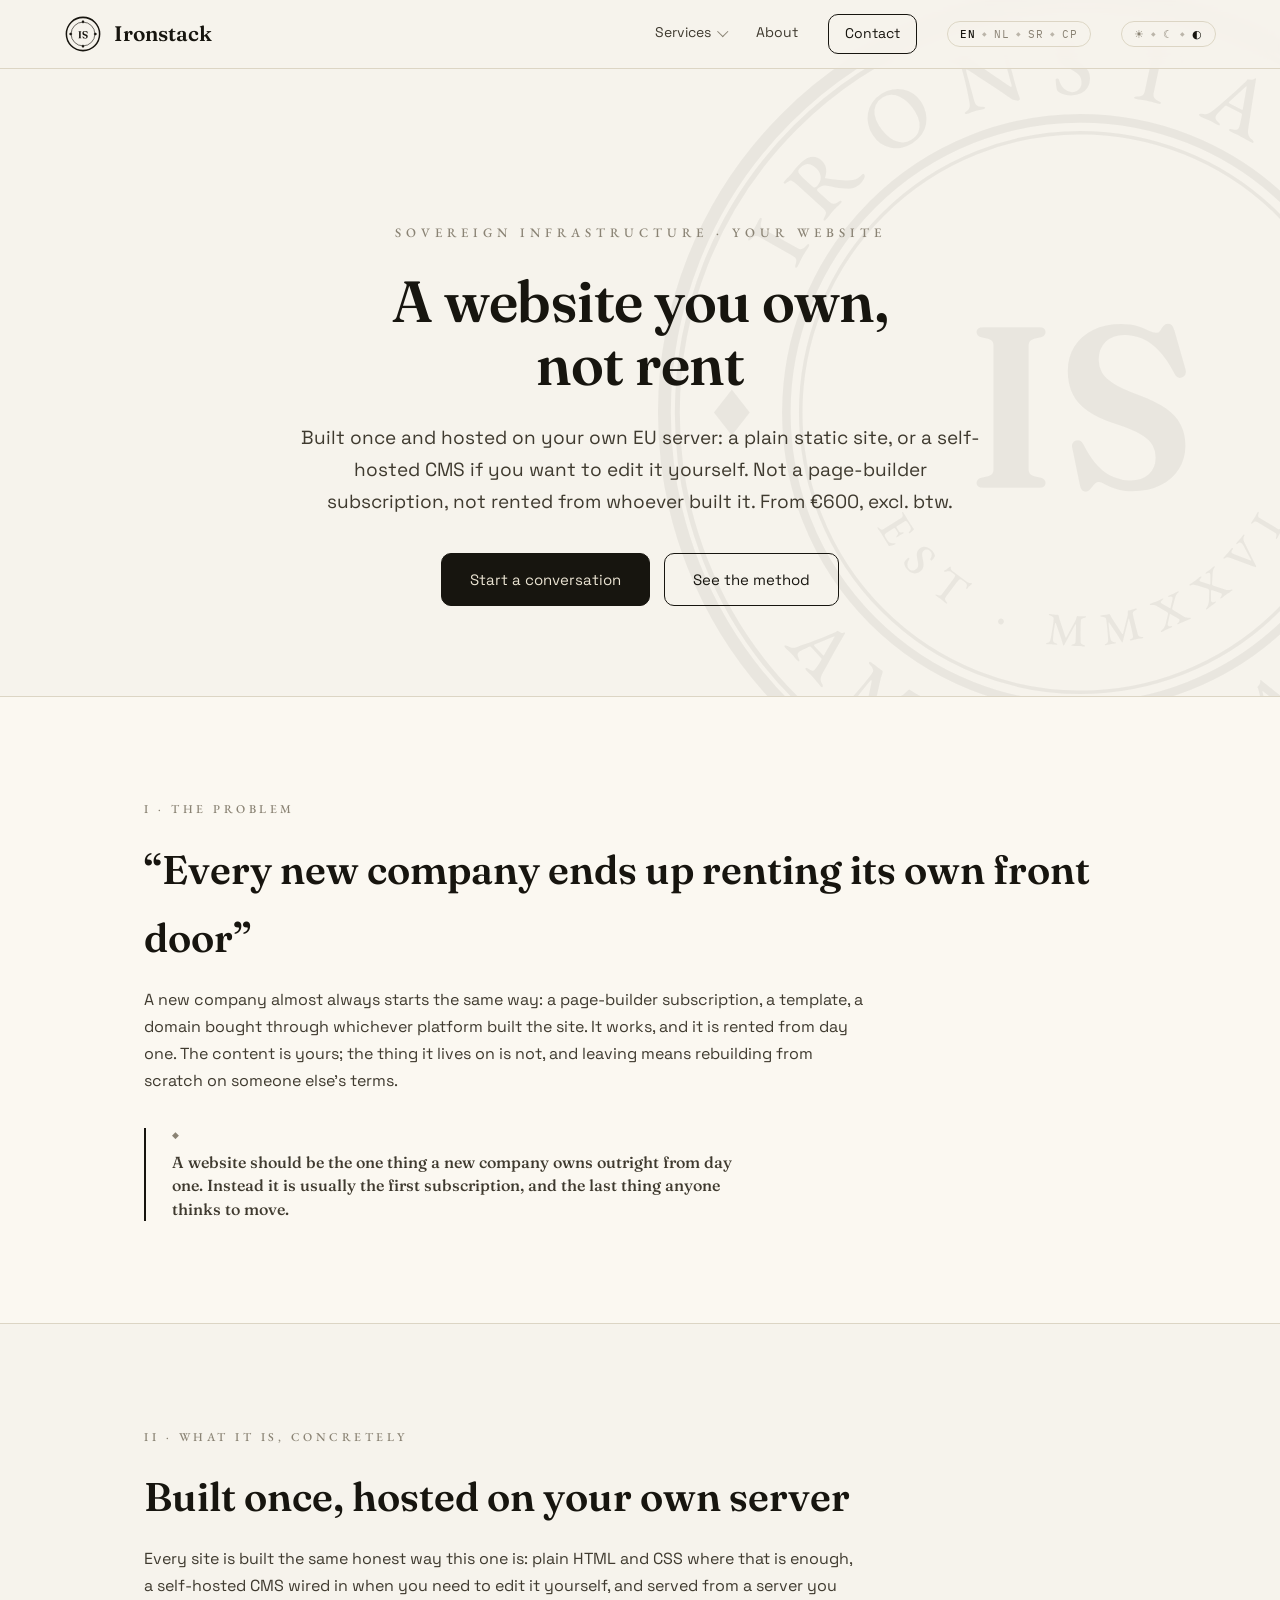
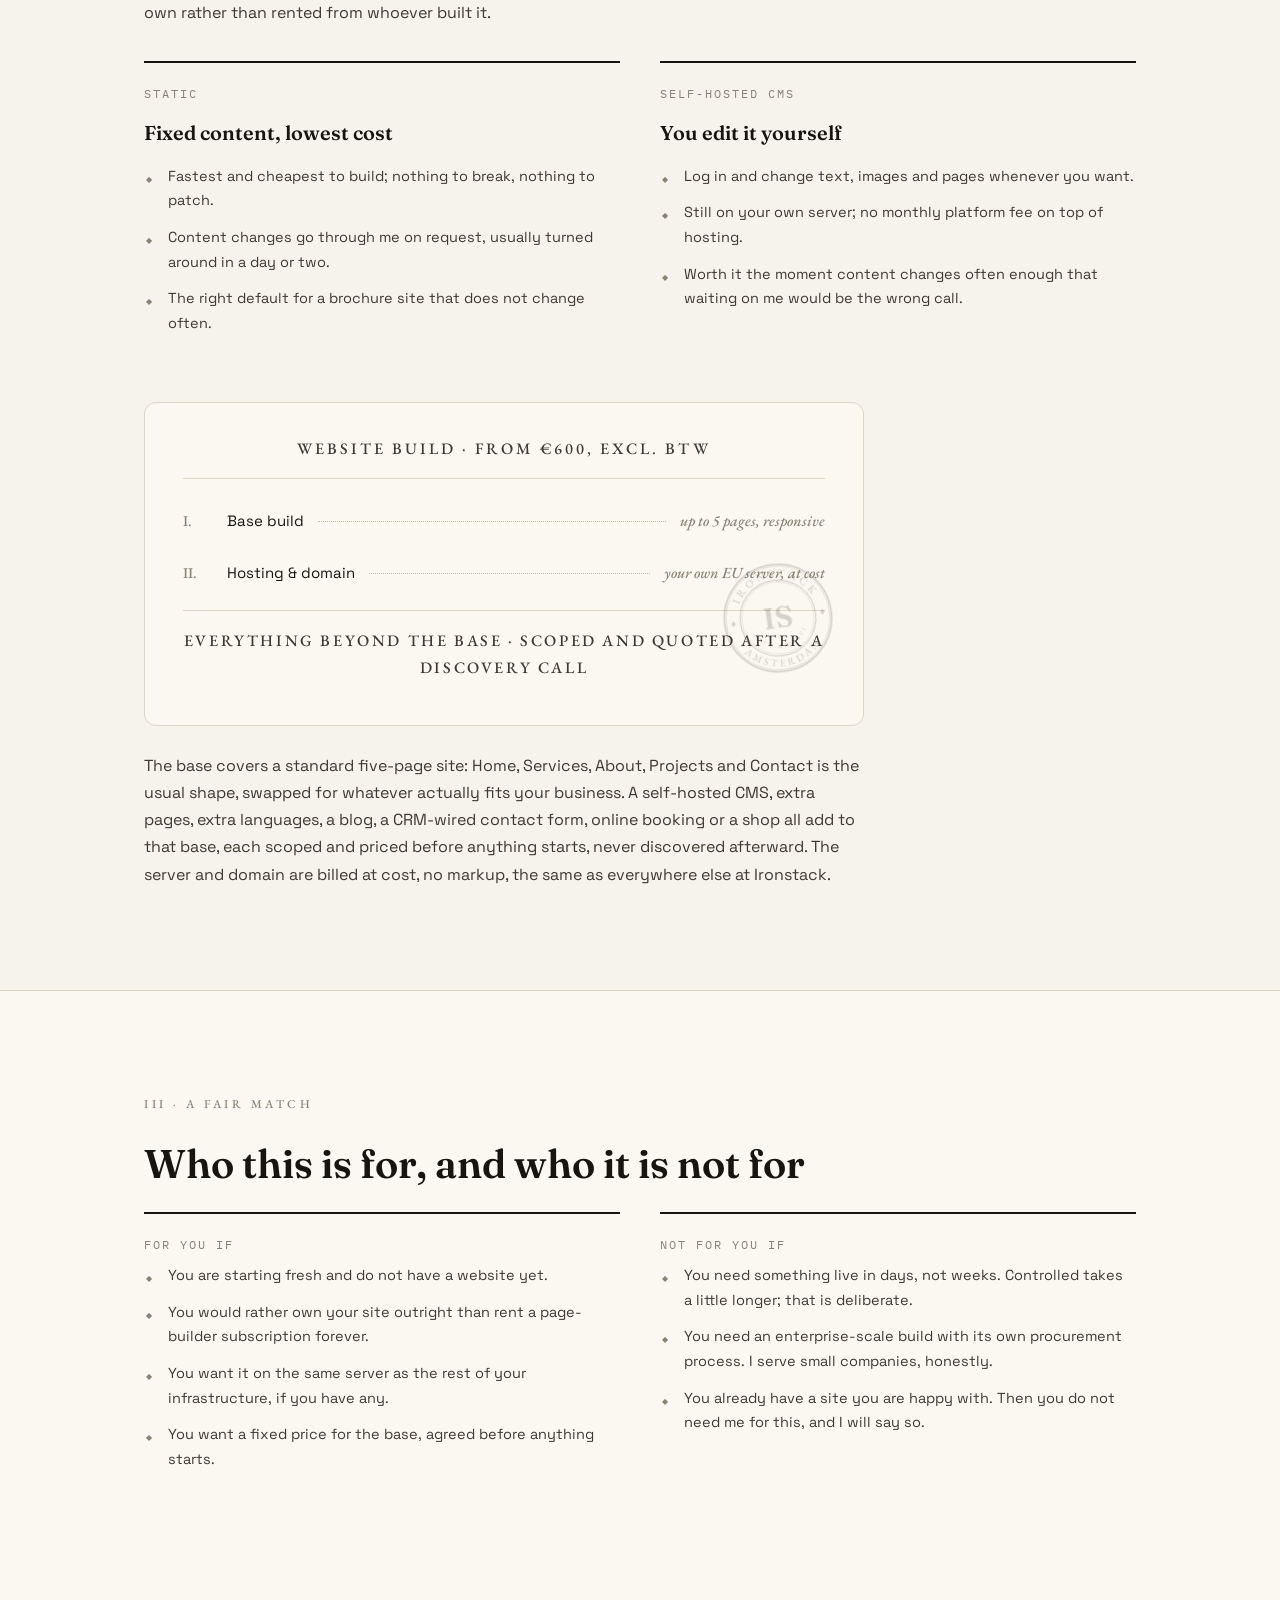
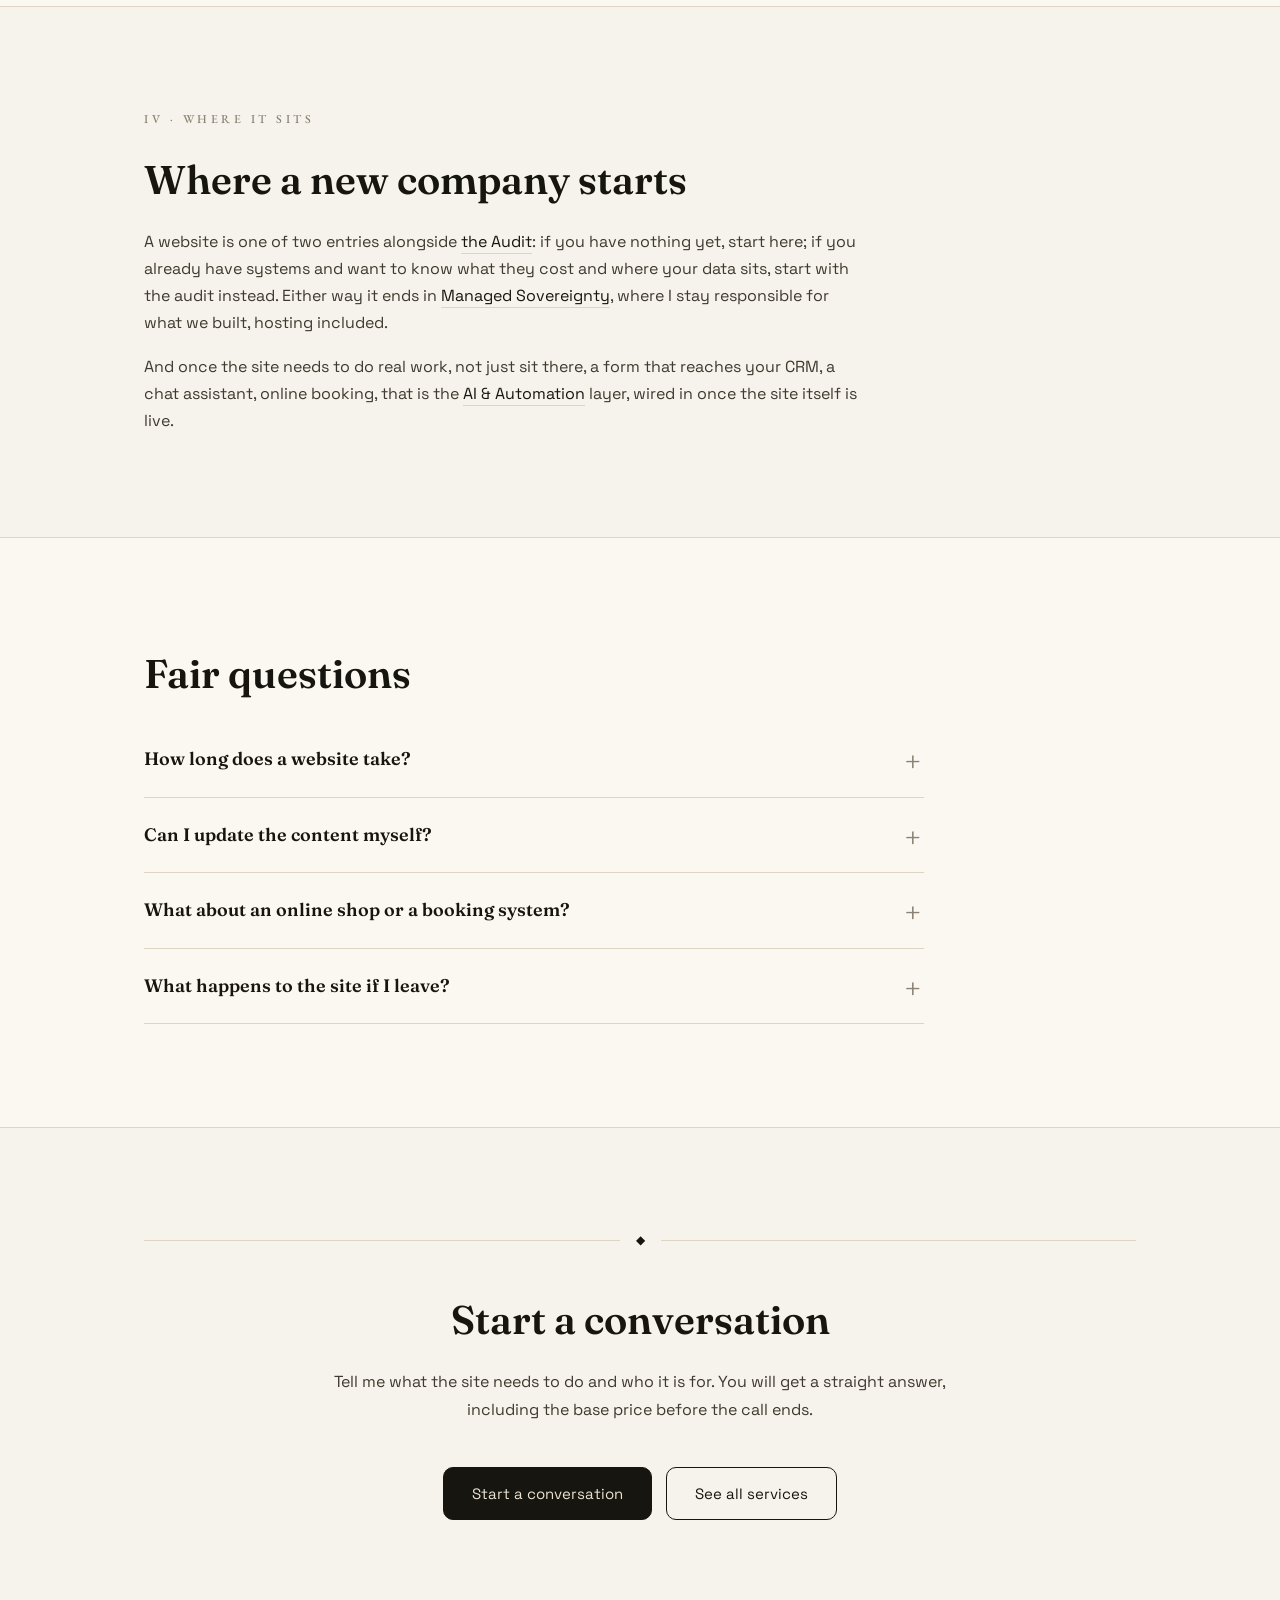
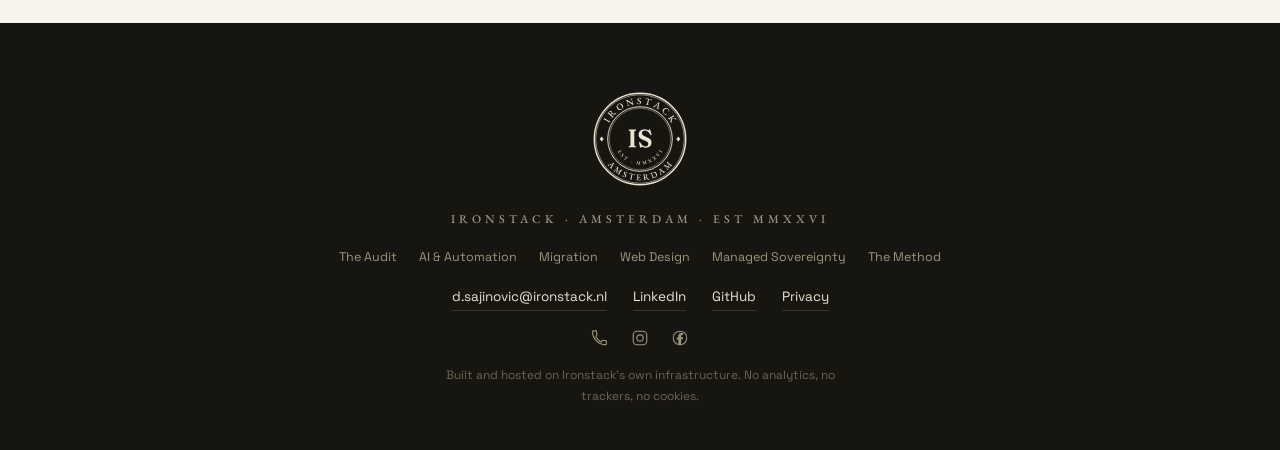
<file: web-design.html>
<!DOCTYPE html>
<html lang="en">
<head>
<meta charset="UTF-8">
<meta name="viewport" content="width=device-width, initial-scale=1, viewport-fit=cover">
<title>Web Design · Ironstack · Sovereign Infrastructure</title>
<meta name="description" content="A website built once and hosted on a server you own: static or self-hosted CMS, from €600 excl. btw. No page-builder subscription, no rented domain.">
<link rel="canonical" href="https://ironstack.nl/web-design.html">
<meta property="og:title" content="Web Design · Ironstack">
<meta property="og:description" content="A website you own, not rent: built once, hosted on your own EU server, from €600 excl. btw.">
<meta property="og:type" content="website">
<meta property="og:url" content="https://ironstack.nl/web-design.html">
<meta property="og:image" content="https://ironstack.nl/assets/og-image.png">
<meta property="og:image:width" content="1200">
<meta property="og:image:height" content="630">
<meta name="twitter:card" content="summary_large_image">
<meta name="twitter:image" content="https://ironstack.nl/assets/og-image.png">
<link rel="icon" href="/assets/favicon.ico" sizes="48x48">
<link rel="icon" href="/assets/favicon-32.png" type="image/png" sizes="32x32">
<link rel="apple-touch-icon" href="/assets/apple-touch-icon-180.png">
<meta name="theme-color" content="#F6F3EC">
<script>
(function () { try {
  var m = new URLSearchParams(location.search).get('theme') || localStorage.getItem('ironstack-theme-mode') || 'system';
  var t = (m === 'dark' || m === 'light') ? m : (window.matchMedia('(prefers-color-scheme: dark)').matches ? 'dark' : 'light');
  document.documentElement.setAttribute('data-theme', t);
  var mc = document.querySelector('meta[name="theme-color"]');
  if (mc) mc.setAttribute('content', t === 'dark' ? '#14120D' : '#F6F3EC');
  if (sessionStorage.getItem('is-nav-seen')) document.documentElement.classList.add('nav-seen');
  else sessionStorage.setItem('is-nav-seen', '1');
  /* arriving on a #section: position before first paint, so the page
     transition lands directly on the section instead of fading to the top
     and then smooth-scrolling down */
  if (location.hash) {
    document.documentElement.style.scrollBehavior = 'auto';
    addEventListener('load', function () {
      requestAnimationFrame(function () { document.documentElement.style.scrollBehavior = ''; });
    });
  }
} catch (e) {} })();
</script>
<link rel="preload" href="/assets/fonts/Fraunces-600-normal.woff2" as="font" type="font/woff2" crossorigin blocking="render">
<link rel="preload" href="/assets/fonts/EBGaramond-500-normal.woff2" as="font" type="font/woff2" crossorigin blocking="render">
<link rel="preload" href="/assets/fonts/SpaceGrotesk-500-normal.woff2" as="font" type="font/woff2" crossorigin blocking="render">
<link rel="stylesheet" href="/css/fonts.css?v=66">
<link rel="stylesheet" href="/css/style.css?v=66">
<script type="application/ld+json">
{
  "@context": "https://schema.org",
  "@type": "Organization",
  "name": "Ironstack",
  "url": "https://ironstack.nl",
  "logo": "https://ironstack.nl/assets/ironstack-seal-full-ink.svg",
  "founder": { "@type": "Person", "name": "Damjan Sajinovic" },
  "address": { "@type": "PostalAddress", "addressLocality": "Amsterdam", "addressCountry": "NL" },
  "sameAs": ["https://www.linkedin.com/in/dsajinovic/", "https://github.com/DamjanS24"]
}
</script>
<script type="application/ld+json">
{
  "@context": "https://schema.org",
  "@type": "Service",
  "name": "Web Design",
  "serviceType": "Website design and hosting",
  "description": "A website built once and hosted on a client-owned EU server: static or self-hosted CMS, from €600 excl. btw. Everything beyond the base build is scoped and quoted after a discovery call.",
  "url": "https://ironstack.nl/web-design.html",
  "provider": { "@type": "Organization", "name": "Ironstack", "url": "https://ironstack.nl" },
  "areaServed": "NL"
}
</script>
<script type="application/ld+json">
{
  "@context": "https://schema.org",
  "@type": "FAQPage",
  "mainEntity": [
    {"@type": "Question", "name": "How long does a website take?", "acceptedAnswer": {"@type": "Answer", "text": "A few weeks from kickoff for the base build. A self-hosted CMS, extra languages or anything beyond the base extends that, and the exact timeline is fixed during the discovery call, before anything starts."}},
    {"@type": "Question", "name": "Can I update the content myself?", "acceptedAnswer": {"@type": "Answer", "text": "Depends which path fits you. A static site is edited on request, which keeps it simple and cheap. A self-hosted CMS means you log in and edit your own pages, for a bit more up front. We agree which one before the build starts, not after."}},
    {"@type": "Question", "name": "What about an online shop or a booking system?", "acceptedAnswer": {"@type": "Answer", "text": "Both are possible, self-hosted like everything else, but they are substantial enough to be their own project rather than a line item on a website build. Scoped and quoted individually once the requirements are clear."}},
    {"@type": "Question", "name": "What happens to the site if I leave?", "acceptedAnswer": {"@type": "Answer", "text": "You take it with you. The server, the domain and the code are yours from day one, the same exit clause as everything else Ironstack builds."}}
  ]
}
</script>
</head>
<body>
<a class="skip-link" href="#content">Skip to content</a>

<!-- ============ NAV ============ -->
<header class="nav">
  <a class="nav-brand" href="/">
    <img src="/assets/ironstack-seal-small-ink.svg" alt="Ironstack seal" width="38" height="38">
    <span>Ironstack</span>
  </a>
  <nav class="nav-links" id="navLinks">
    <div class="has-mega">
      <a href="/#services" data-i18n="nav.services">Services</a>
      <div class="mega">
        <div class="mega-col">
          <p class="mega-label" data-i18n="services.g1">WHERE YOU START</p>
          <a href="/audit.html" data-i18n="footer.audit">The Audit</a>
          <a href="/ai-automation.html" data-i18n="footer.ai">AI &amp; Automation</a>
          <a href="/migration.html" data-i18n="footer.migration">Migration</a>
          <a href="/web-design.html" data-i18n="footer.webdesign">Web Design</a>
          <a href="/method.html" data-i18n="footer.method">The Method</a>
        </div>
        <div class="mega-col">
          <p class="mega-label" data-i18n="services.g3">HOW IT KEEPS RUNNING</p>
          <a href="/managed-sovereignty.html" data-i18n="footer.managed">Managed Sovereignty</a>
        </div>
        <div class="mega-col">
          <p class="mega-label" data-i18n="menu.replace">REPLACE</p>
          <a href="/replace/google-workspace.html">Google Workspace</a>
          <a href="/replace/hubspot.html">HubSpot</a>
          <a href="/replace/microsoft-365.html">Microsoft 365</a>
        </div>
      </div>
    </div>
    <a href="/#about" data-i18n="nav.about">About</a>
    <a class="nav-cta" href="/#contact" data-i18n="nav.contact">Contact</a>
    <button class="switch" id="langToggle" aria-label="Switch language"><span data-lang="en" class="on">EN</span><span class="sep" aria-hidden="true">◆</span><span data-lang="nl">NL</span><span class="sep" aria-hidden="true">◆</span><span data-lang="sr-latn">SR</span><span class="sep" aria-hidden="true">◆</span><span data-lang="sr-cyrl">СР</span></button>
    <button class="switch" id="themeToggle" aria-label="Theme: light, dark or follow system"><span data-mode="light">☀&#xFE0E;</span><span class="sep" aria-hidden="true">◆</span><span data-mode="dark">☾</span><span class="sep" aria-hidden="true">◆</span><span data-mode="system" title="Follow system">◐</span></button>
  </nav>
  <button class="nav-burger" id="navBurger" aria-label="Menu" aria-expanded="false" aria-controls="navLinks">
    <span class="burger" aria-hidden="true"><span></span><span></span><span></span></span>
  </button>
</header>

<main id="content">
<!-- ============ HERO ============ -->
<section class="hero page-hero">
  <div class="bg-mark bg-seal-hero" aria-hidden="true"></div>
  <p class="kicker" data-i18n="wd.1">SOVEREIGN INFRASTRUCTURE · YOUR WEBSITE</p>
  <h1 data-i18n="wd.2">A website you own,<br>not rent</h1>
  <p class="hero-sub" data-i18n="wd.3">Built once and hosted on your own EU server: a plain static site, or a self-hosted CMS if you want to edit it yourself. Not a page-builder subscription, not rented from whoever built it. From €600, excl. btw.</p>
  <div class="hero-ctas">
    <a class="btn btn-primary" href="/#contact" data-i18n="wd.4">Start a conversation</a>
    <a class="btn btn-ghost" href="/method.html" data-i18n="wd.5">See the method</a>
  </div>
</section>

<!-- ============ THE PROBLEM ============ -->
<section class="section section-alt">
  <p class="svc-group-label" data-i18n="wd.6">I · THE PROBLEM</p>
  <h2 class="section-title" data-i18n="wd.7">“Every new company ends up renting its own front door”</h2>
  <div class="prose">
    <p data-i18n="wd.8">A new company almost always starts the same way: a page-builder subscription, a template, a domain bought through whichever platform built the site. It works, and it is rented from day one. The content is yours; the thing it lives on is not, and leaving means rebuilding from scratch on someone else’s terms.</p>
    <p class="pull-quote" data-i18n="wd.9">A website should be the one thing a new company owns outright from day one. Instead it is usually the first subscription, and the last thing anyone thinks to move.</p>
  </div>
</section>

<!-- ============ WHAT IT IS ============ -->
<section class="section">
  <p class="svc-group-label" data-i18n="wd.10">II · WHAT IT IS, CONCRETELY</p>
  <h2 class="section-title" data-i18n="wd.11">Built once, hosted on your own server</h2>
  <div class="prose">
    <p data-i18n="wd.12">Every site is built the same honest way this one is: plain HTML and CSS where that is enough, a self-hosted CMS wired in when you need to edit it yourself, and served from a server you own rather than rented from whoever built it.</p>
  </div>
  <div class="svc-grid svc-grid-pair" style="margin-top:34px">
    <article class="svc">
      <span class="svc-no" data-i18n="wd.13">STATIC</span>
      <h3 data-i18n="wd.14">Fixed content, lowest cost</h3>
      <ul class="diamond-list">
        <li data-i18n="wd.15">Fastest and cheapest to build; nothing to break, nothing to patch.</li>
        <li data-i18n="wd.16">Content changes go through me on request, usually turned around in a day or two.</li>
        <li data-i18n="wd.17">The right default for a brochure site that does not change often.</li>
      </ul>
      <img class="stamp" src="/assets/ironstack-seal-full-ink.svg" alt="" loading="lazy">
    </article>
    <article class="svc">
      <span class="svc-no" data-i18n="wd.18">SELF-HOSTED CMS</span>
      <h3 data-i18n="wd.19">You edit it yourself</h3>
      <ul class="diamond-list">
        <li data-i18n="wd.20">Log in and change text, images and pages whenever you want.</li>
        <li data-i18n="wd.21">Still on your own server; no monthly platform fee on top of hosting.</li>
        <li data-i18n="wd.22">Worth it the moment content changes often enough that waiting on me would be the wrong call.</li>
      </ul>
      <img class="stamp" src="/assets/ironstack-seal-full-ink.svg" alt="" loading="lazy">
    </article>
  </div>
  <div class="prose" style="margin-top:34px">
    <div class="register">
      <p class="register-head" data-i18n="wd.23">Website build · from €600, excl. btw</p>
      <div class="register-row"><span class="register-no">I.</span><span class="register-k" data-i18n="wd.24">Base build</span><span class="register-dots" aria-hidden="true"></span><span class="register-v" data-i18n="wd.25">up to 5 pages, responsive</span></div>
      <div class="register-row"><span class="register-no">II.</span><span class="register-k" data-i18n="wd.26">Hosting &amp; domain</span><span class="register-dots" aria-hidden="true"></span><span class="register-v" data-i18n="wd.27">your own EU server, at cost</span></div>
      <p class="register-foot" data-i18n="wd.28">Everything beyond the base · scoped and quoted after a discovery call</p>
      <img class="stamp-doc" src="/assets/ironstack-seal-full-ink.svg" alt="" loading="lazy">
    </div>
    <p data-i18n="wd.29">The base covers a standard five-page site: Home, Services, About, Projects and Contact is the usual shape, swapped for whatever actually fits your business. A self-hosted CMS, extra pages, extra languages, a blog, a CRM-wired contact form, online booking or a shop all add to that base, each scoped and priced before anything starts, never discovered afterward. The server and domain are billed at cost, no markup, the same as everywhere else at Ironstack.</p>
  </div>
</section>

<!-- ============ WHO FOR ============ -->
<section class="section section-alt">
  <p class="svc-group-label" data-i18n="wd.30">III · A FAIR MATCH</p>
  <h2 class="section-title" data-i18n="wd.31">Who this is for, and who it is not for</h2>
  <div class="svc-grid svc-grid-pair">
    <article class="svc">
      <span class="svc-no" data-i18n="wd.32">FOR YOU IF</span>
      <ul class="diamond-list">
        <li data-i18n="wd.33">You are starting fresh and do not have a website yet.</li>
        <li data-i18n="wd.34">You would rather own your site outright than rent a page-builder subscription forever.</li>
        <li data-i18n="wd.35">You want it on the same server as the rest of your infrastructure, if you have any.</li>
        <li data-i18n="wd.36">You want a fixed price for the base, agreed before anything starts.</li>
      </ul>
      <img class="stamp" src="/assets/ironstack-seal-full-ink.svg" alt="" loading="lazy">
    </article>
    <article class="svc">
      <span class="svc-no" data-i18n="wd.37">NOT FOR YOU IF</span>
      <ul class="diamond-list">
        <li data-i18n="wd.38">You need something live in days, not weeks. Controlled takes a little longer; that is deliberate.</li>
        <li data-i18n="wd.39">You need an enterprise-scale build with its own procurement process. I serve small companies, honestly.</li>
        <li data-i18n="wd.40">You already have a site you are happy with. Then you do not need me for this, and I will say so.</li>
      </ul>
      <img class="stamp" src="/assets/ironstack-seal-full-ink.svg" alt="" loading="lazy">
    </article>
  </div>
</section>

<!-- ============ HOW IT CONNECTS ============ -->
<section class="section">
  <p class="svc-group-label" data-i18n="wd.41">IV · WHERE IT SITS</p>
  <h2 class="section-title" data-i18n="wd.42">Where a new company starts</h2>
  <div class="prose">
    <p data-i18n="wd.43">A website is one of two entries alongside <a href="/audit.html">the Audit</a>: if you have nothing yet, start here; if you already have systems and want to know what they cost and where your data sits, start with the audit instead. Either way it ends in <a href="/managed-sovereignty.html">Managed Sovereignty</a>, where I stay responsible for what we built, hosting included.</p>
    <p data-i18n="wd.44">And once the site needs to do real work, not just sit there, a form that reaches your CRM, a chat assistant, online booking, that is the <a href="/ai-automation.html">AI &amp; Automation</a> layer, wired in once the site itself is live.</p>
  </div>
</section>

<!-- ============ FAQ ============ -->
<section class="section section-alt">
  <h2 class="section-title" data-i18n="wd.45">Fair questions</h2>
  <div class="faq">
    <details class="faq-item">
      <summary data-i18n="wd.46">How long does a website take?</summary>
      <p data-i18n="wd.47">A few weeks from kickoff for the base build. A self-hosted CMS, extra languages or anything beyond the base extends that, and the exact timeline is fixed during the discovery call, before anything starts.</p>
    </details>
    <details class="faq-item">
      <summary data-i18n="wd.48">Can I update the content myself?</summary>
      <p data-i18n="wd.49">Depends which path fits you. A static site is edited on request, which keeps it simple and cheap. A self-hosted CMS means you log in and edit your own pages, for a bit more up front. We agree which one before the build starts, not after.</p>
    </details>
    <details class="faq-item">
      <summary data-i18n="wd.50">What about an online shop or a booking system?</summary>
      <p data-i18n="wd.51">Both are possible, self-hosted like everything else, but they are substantial enough to be their own project rather than a line item on a website build. Scoped and quoted individually once the requirements are clear.</p>
    </details>
    <details class="faq-item">
      <summary data-i18n="wd.52">What happens to the site if I leave?</summary>
      <p data-i18n="wd.53">You take it with you. The server, the domain and the code are yours from day one, the same exit clause as everything else Ironstack builds.</p>
    </details>
  </div>
</section>

<!-- ============ CTA ============ -->
<section class="section cta-final">
  <div class="diamond-rule"><span>◆</span></div>
  <h2 class="section-title" data-i18n="wd.54">Start a conversation</h2>
  <p class="section-sub" data-i18n="wd.55">Tell me what the site needs to do and who it is for. You will get a straight answer, including the base price before the call ends.</p>
  <div class="hero-ctas">
    <a class="btn btn-primary" href="/#contact" data-i18n="wd.56">Start a conversation</a>
    <a class="btn btn-ghost" href="/#services" data-i18n="wd.57">See all services</a>
  </div>
</section>
</main>

<!-- ============ FOOTER ============ -->
<footer class="footer">
  <img src="/assets/ironstack-seal-full-cream.svg" alt="Ironstack seal" width="104" height="104">
  <p class="footer-line">IRONSTACK · AMSTERDAM · EST MMXXVI</p>
  <div class="footer-nav">
    <a href="/audit.html">The Audit</a>
    <a href="/ai-automation.html">AI &amp; Automation</a>
    <a href="/migration.html">Migration</a>
    <a href="/web-design.html">Web Design</a>
    <a href="/managed-sovereignty.html">Managed Sovereignty</a>
    <a href="/method.html">The Method</a>
  </div>
  <div class="footer-links">
    <a href="mailto:d.sajinovic@ironstack.nl">d.sajinovic@ironstack.nl</a>
    <a href="https://www.linkedin.com/in/dsajinovic/" target="_blank" rel="noopener">LinkedIn</a>
    <a href="https://github.com/DamjanS24" target="_blank" rel="noopener">GitHub</a>
    <a href="/privacy.html">Privacy</a>
  </div>
  <div class="footer-icons">
    <a href="tel:+31634717477" aria-label="Call Ironstack"><svg viewBox="0 0 24 24" aria-hidden="true"><path d="M6.6 10.8a15.9 15.9 0 0 0 6.6 6.6l2.2-2.2a1 1 0 0 1 1-.24 9.3 9.3 0 0 0 3 .48 1 1 0 0 1 1 1v3.4a1 1 0 0 1-1 1A17.5 17.5 0 0 1 2 3.5a1 1 0 0 1 1-1H6.4a1 1 0 0 1 1 1 9.3 9.3 0 0 0 .48 3 1 1 0 0 1-.24 1L6.6 10.8z"/></svg></a>
    <a href="https://www.instagram.com/ironstack.nl/" target="_blank" rel="noopener" aria-label="Ironstack on Instagram"><svg viewBox="0 0 24 24" aria-hidden="true"><rect x="3" y="3" width="18" height="18" rx="5"/><circle cx="12" cy="12" r="4.2"/><circle cx="17.3" cy="6.7" r=".6" fill="currentColor" stroke="none"/></svg></a>
    <a href="https://www.facebook.com/share/18zaXuhyA2/?mibextid=wwXIfr" target="_blank" rel="noopener" aria-label="Ironstack on Facebook"><svg viewBox="0 0 24 24" aria-hidden="true"><circle cx="12" cy="12" r="9"/><path d="M13.5 21v-7.2h2.4l.4-2.8h-2.8v-1.8c0-.8.2-1.3 1.4-1.3H16V5.3c-.3 0-1.2-.1-2.3-.1-2.3 0-3.9 1.4-3.9 3.9v2.1H7.5v2.8h2.3V21z" fill="currentColor" stroke="none"/></svg></a>
  </div>
  <p class="footer-fine">Built and hosted on Ironstack’s own infrastructure. No analytics, no trackers, no cookies.</p>
</footer>

<script src="/js/i18n-data.js?v=66"></script>
<script src="/js/main.js?v=66"></script>
</body>
</html>
</file>
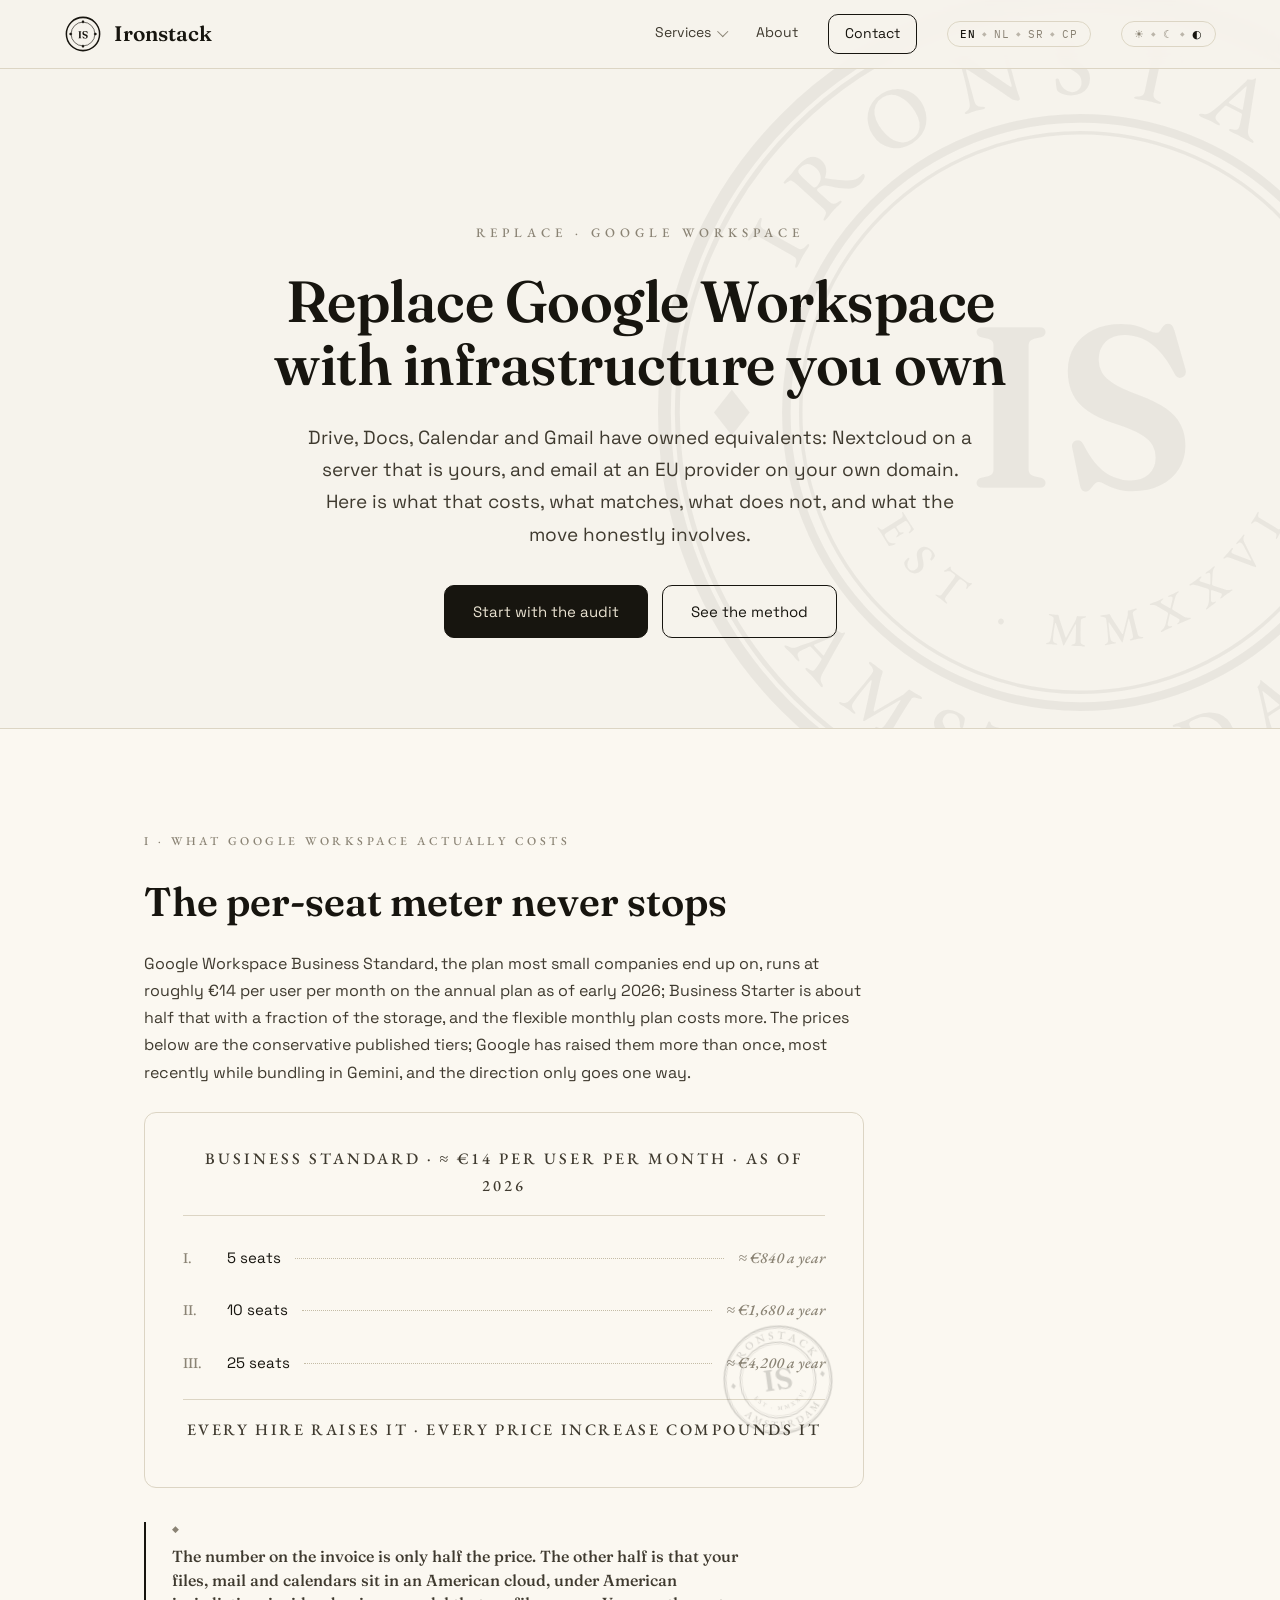
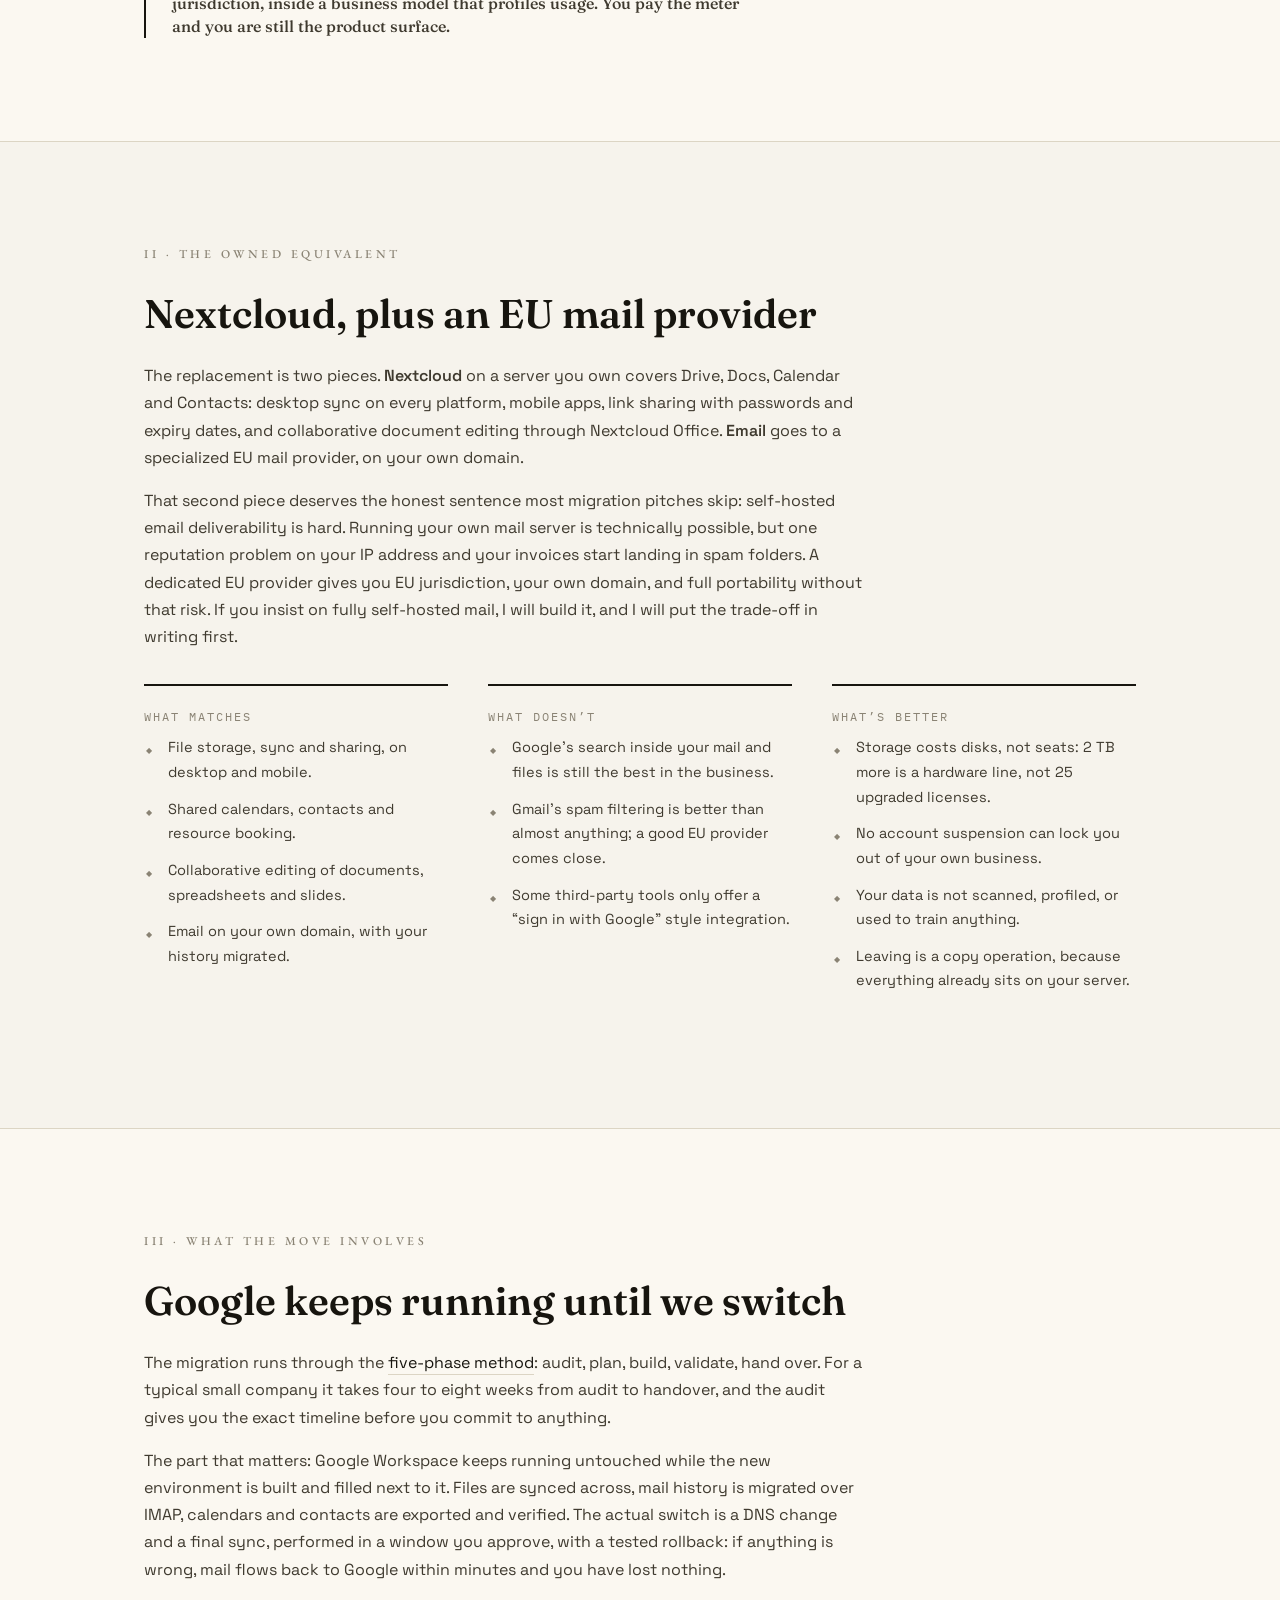
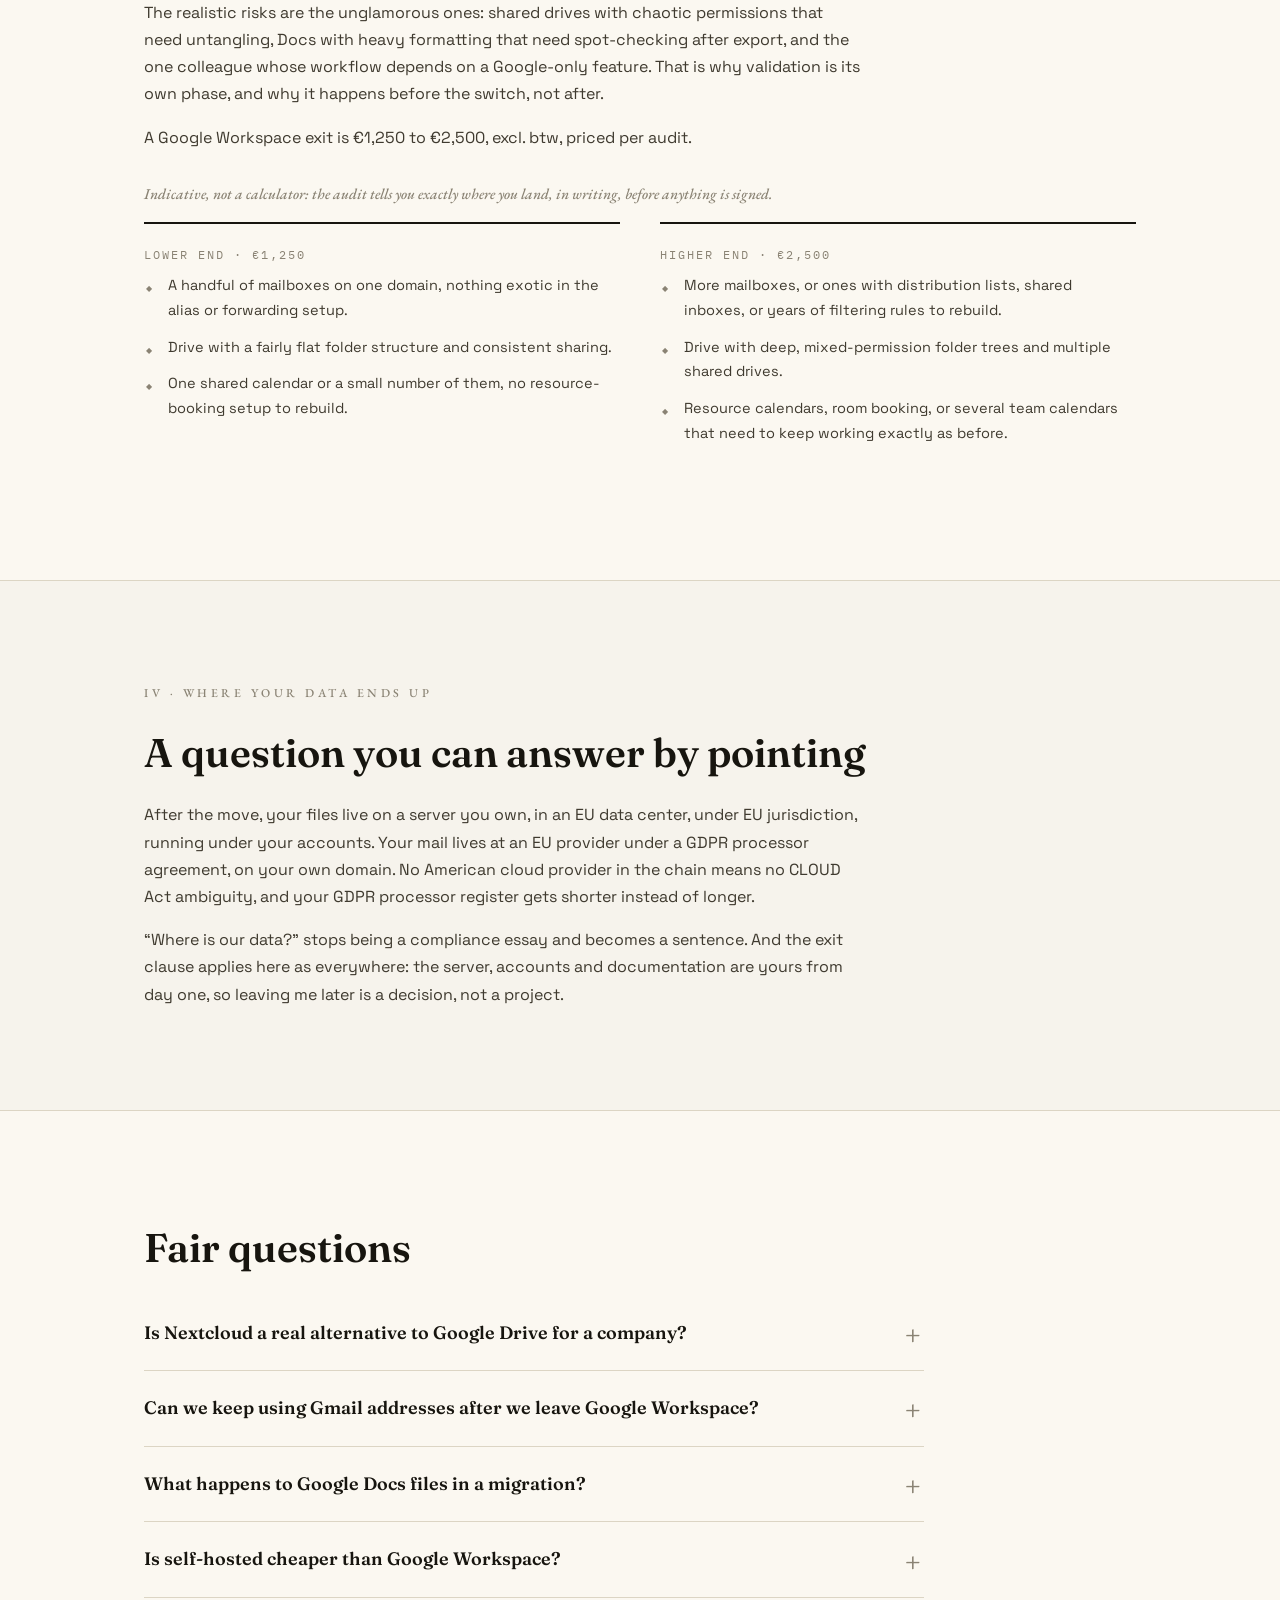
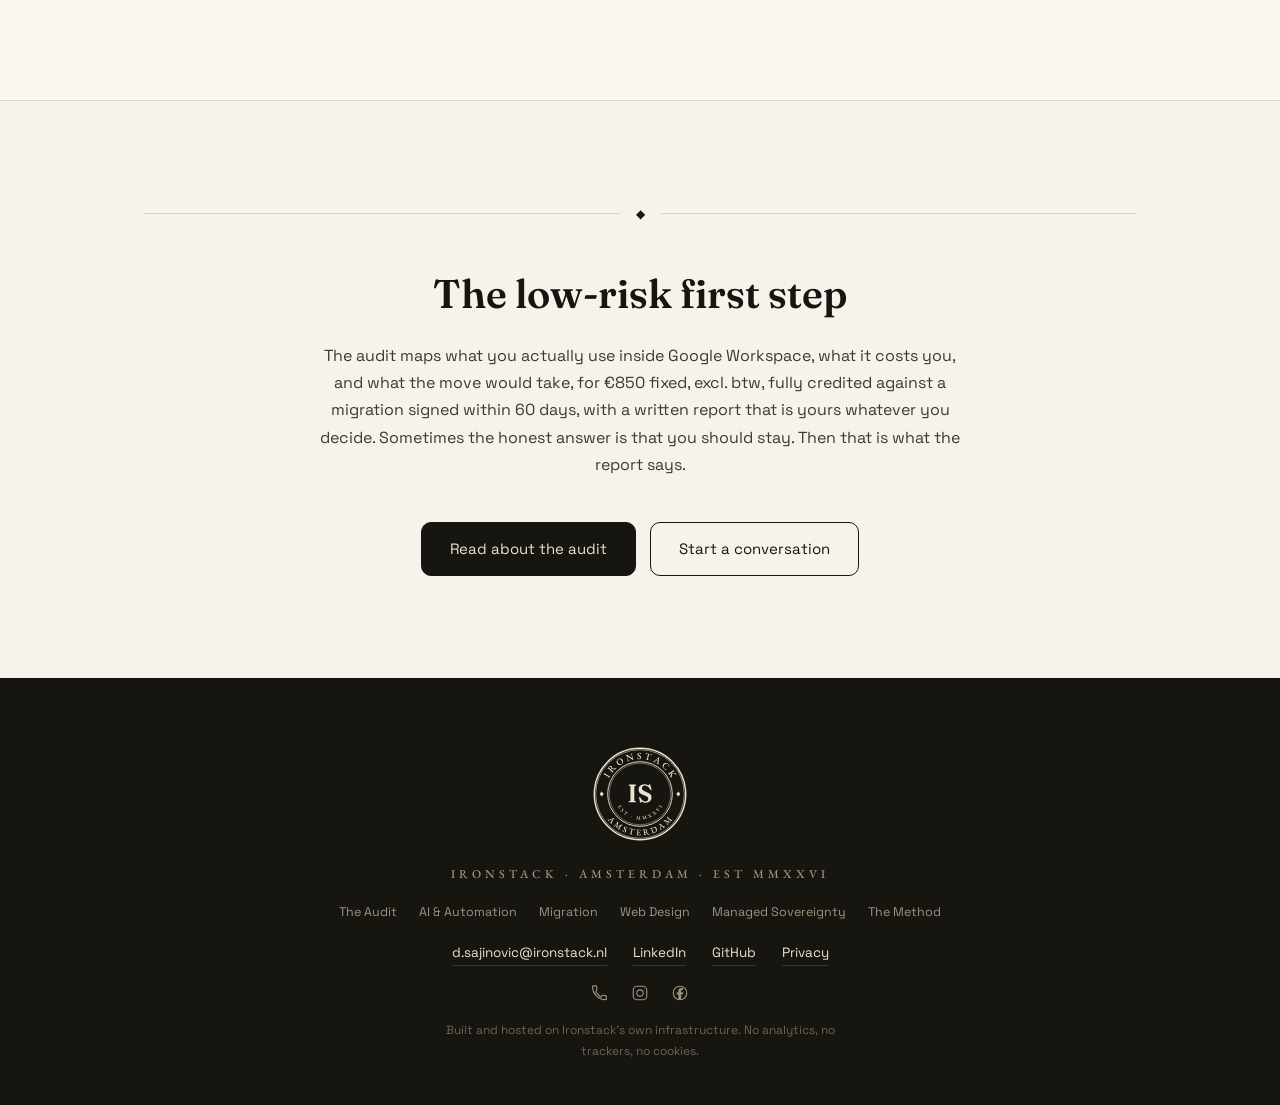
<file: replace/google-workspace.html>
<!DOCTYPE html>
<html lang="en">
<head>
<meta charset="UTF-8">
<meta name="viewport" content="width=device-width, initial-scale=1, viewport-fit=cover">
<title>Replace Google Workspace · Ironstack · Sovereign Infrastructure</title>
<meta name="description" content="What Google Workspace costs at 5, 10 and 25 seats, and the self-hosted alternative: Nextcloud plus an EU mail provider, on a server you own. Honest comparison.">
<link rel="canonical" href="https://ironstack.nl/replace/google-workspace.html">
<meta property="og:title" content="Replace Google Workspace with infrastructure you own · Ironstack">
<meta property="og:description" content="Nextcloud plus an EU mail provider replaces Drive, Docs, Calendar and Gmail on a server you own. What matches, what doesn't, and what migration honestly involves.">
<meta property="og:type" content="website">
<meta property="og:url" content="https://ironstack.nl/replace/google-workspace.html">
<meta property="og:image" content="https://ironstack.nl/assets/og-image.png">
<meta property="og:image:width" content="1200">
<meta property="og:image:height" content="630">
<meta name="twitter:card" content="summary_large_image">
<meta name="twitter:image" content="https://ironstack.nl/assets/og-image.png">
<link rel="icon" href="/assets/favicon.ico" sizes="48x48">
<link rel="icon" href="/assets/favicon-32.png" type="image/png" sizes="32x32">
<link rel="apple-touch-icon" href="/assets/apple-touch-icon-180.png">
<meta name="theme-color" content="#F6F3EC">
<script>
(function () { try {
  var m = new URLSearchParams(location.search).get('theme') || localStorage.getItem('ironstack-theme-mode') || 'system';
  var t = (m === 'dark' || m === 'light') ? m : (window.matchMedia('(prefers-color-scheme: dark)').matches ? 'dark' : 'light');
  document.documentElement.setAttribute('data-theme', t);
  var mc = document.querySelector('meta[name="theme-color"]');
  if (mc) mc.setAttribute('content', t === 'dark' ? '#14120D' : '#F6F3EC');
  if (sessionStorage.getItem('is-nav-seen')) document.documentElement.classList.add('nav-seen');
  else sessionStorage.setItem('is-nav-seen', '1');
  /* arriving on a #section: position before first paint, so the page
     transition lands directly on the section instead of fading to the top
     and then smooth-scrolling down */
  if (location.hash) {
    document.documentElement.style.scrollBehavior = 'auto';
    addEventListener('load', function () {
      requestAnimationFrame(function () { document.documentElement.style.scrollBehavior = ''; });
    });
  }
} catch (e) {} })();
</script>
<link rel="preload" href="/assets/fonts/Fraunces-600-normal.woff2" as="font" type="font/woff2" crossorigin blocking="render">
<link rel="preload" href="/assets/fonts/EBGaramond-500-normal.woff2" as="font" type="font/woff2" crossorigin blocking="render">
<link rel="preload" href="/assets/fonts/SpaceGrotesk-500-normal.woff2" as="font" type="font/woff2" crossorigin blocking="render">
<link rel="stylesheet" href="/css/fonts.css?v=66">
<link rel="stylesheet" href="/css/style.css?v=66">
<script type="application/ld+json">
{
  "@context": "https://schema.org",
  "@type": "Organization",
  "name": "Ironstack",
  "url": "https://ironstack.nl",
  "logo": "https://ironstack.nl/assets/ironstack-seal-full-ink.svg",
  "founder": { "@type": "Person", "name": "Damjan Sajinovic" },
  "address": { "@type": "PostalAddress", "addressLocality": "Amsterdam", "addressCountry": "NL" },
  "sameAs": ["https://www.linkedin.com/in/dsajinovic/", "https://github.com/DamjanS24"]
}
</script>
<script type="application/ld+json">
{
  "@context": "https://schema.org",
  "@type": "Service",
  "name": "Google Workspace replacement",
  "serviceType": "Migration from Google Workspace to self-hosted infrastructure",
  "description": "Migration from Google Workspace to Nextcloud on a client-owned EU server, with email at an EU mail provider on the client's own domain. A Workspace Exit at €1,250 to €2,500 excl. btw, five-phase method, no lock-in.",
  "url": "https://ironstack.nl/replace/google-workspace.html",
  "provider": { "@type": "Organization", "name": "Ironstack", "url": "https://ironstack.nl" },
  "areaServed": "NL"
}
</script>
<script type="application/ld+json">
{
  "@context": "https://schema.org",
  "@type": "FAQPage",
  "mainEntity": [
    {"@type": "Question", "name": "Is Nextcloud a real alternative to Google Drive for a company?", "acceptedAnswer": {"@type": "Answer", "text": "For files, sharing, calendars and contacts, yes, and it has been for years. Nextcloud runs desktop sync on Windows and Mac, mobile apps, link sharing with passwords and expiry, and document collaboration through Nextcloud Office. The honest caveats are search and third-party integrations, where Google is still ahead."}},
    {"@type": "Question", "name": "Can we keep using Gmail addresses after we leave Google Workspace?", "acceptedAnswer": {"@type": "Answer", "text": "You keep your email addresses because they are on your own domain, and the domain moves with you. What changes is the provider behind them. Mail history migrates over IMAP, and the switch is a DNS change performed in a window you approve."}},
    {"@type": "Question", "name": "What happens to Google Docs files in a migration?", "acceptedAnswer": {"@type": "Answer", "text": "They are exported to open formats and imported into Nextcloud, where Nextcloud Office edits them collaboratively. Complex documents get spot-checked during validation, before the switch, not after. Formatting quirks are found in the test phase or not at all."}},
    {"@type": "Question", "name": "Is self-hosted cheaper than Google Workspace?", "acceptedAnswer": {"@type": "Answer", "text": "The running costs are lower and, more importantly, they stop scaling per seat: a server plus EU mailboxes typically costs less than a 10-seat Workspace subscription and does not double when your team does. The move itself is a Workspace Exit at €1,250 to €2,500, excl. btw, priced per audit, so the honest comparison is an investment that pays back over time, not instant savings."}}
  ]
}
</script>
</head>
<body>
<a class="skip-link" href="#content">Skip to content</a>

<!-- ============ NAV ============ -->
<header class="nav">
  <a class="nav-brand" href="/">
    <img src="/assets/ironstack-seal-small-ink.svg" alt="Ironstack seal" width="38" height="38">
    <span>Ironstack</span>
  </a>
  <nav class="nav-links" id="navLinks">
    <div class="has-mega">
      <a href="/#services" data-i18n="nav.services">Services</a>
      <div class="mega">
        <div class="mega-col">
          <p class="mega-label" data-i18n="services.g1">WHERE YOU START</p>
          <a href="/audit.html" data-i18n="footer.audit">The Audit</a>
          <a href="/ai-automation.html" data-i18n="footer.ai">AI &amp; Automation</a>
          <a href="/migration.html" data-i18n="footer.migration">Migration</a>
          <a href="/web-design.html" data-i18n="footer.webdesign">Web Design</a>
          <a href="/method.html" data-i18n="footer.method">The Method</a>
        </div>
        <div class="mega-col">
          <p class="mega-label" data-i18n="services.g3">HOW IT KEEPS RUNNING</p>
          <a href="/managed-sovereignty.html" data-i18n="footer.managed">Managed Sovereignty</a>
        </div>
        <div class="mega-col">
          <p class="mega-label" data-i18n="menu.replace">REPLACE</p>
          <a href="/replace/google-workspace.html">Google Workspace</a>
          <a href="/replace/hubspot.html">HubSpot</a>
          <a href="/replace/microsoft-365.html">Microsoft 365</a>
        </div>
      </div>
    </div>
    <a href="/#about" data-i18n="nav.about">About</a>
    <a class="nav-cta" href="/#contact" data-i18n="nav.contact">Contact</a>
    <button class="switch" id="langToggle" aria-label="Switch language"><span data-lang="en" class="on">EN</span><span class="sep" aria-hidden="true">◆</span><span data-lang="nl">NL</span><span class="sep" aria-hidden="true">◆</span><span data-lang="sr-latn">SR</span><span class="sep" aria-hidden="true">◆</span><span data-lang="sr-cyrl">СР</span></button>
    <button class="switch" id="themeToggle" aria-label="Theme: light, dark or follow system"><span data-mode="light">☀&#xFE0E;</span><span class="sep" aria-hidden="true">◆</span><span data-mode="dark">☾</span><span class="sep" aria-hidden="true">◆</span><span data-mode="system" title="Follow system">◐</span></button>
  </nav>
  <button class="nav-burger" id="navBurger" aria-label="Menu" aria-expanded="false" aria-controls="navLinks">
    <span class="burger" aria-hidden="true"><span></span><span></span><span></span></span>
  </button>
</header>

<main id="content">
<!-- ============ HERO ============ -->
<section class="hero page-hero">
  <div class="bg-mark bg-seal-hero" aria-hidden="true"></div>
  <p class="kicker" data-i18n="gw.1">REPLACE · GOOGLE WORKSPACE</p>
  <h1 data-i18n="gw.2">Replace Google Workspace<br>with infrastructure you own</h1>
  <p class="hero-sub" data-i18n="gw.3">Drive, Docs, Calendar and Gmail have owned equivalents: Nextcloud on a server that is yours, and email at an EU provider on your own domain. Here is what that costs, what matches, what does not, and what the move honestly involves.</p>
  <div class="hero-ctas">
    <a class="btn btn-primary" href="/audit.html" data-i18n="gw.4">Start with the audit</a>
    <a class="btn btn-ghost" href="/method.html" data-i18n="gw.5">See the method</a>
  </div>
</section>

<!-- ============ COSTS ============ -->
<section class="section section-alt">
  <p class="svc-group-label" data-i18n="gw.6">I · WHAT GOOGLE WORKSPACE ACTUALLY COSTS</p>
  <h2 class="section-title" data-i18n="gw.7">The per-seat meter never stops</h2>
  <div class="prose">
    <p data-i18n="gw.8">Google Workspace Business Standard, the plan most small companies end up on, runs at roughly €14 per user per month on the annual plan as of early 2026; Business Starter is about half that with a fraction of the storage, and the flexible monthly plan costs more. The prices below are the conservative published tiers; Google has raised them more than once, most recently while bundling in Gemini, and the direction only goes one way.</p>
    <div class="register">
      <p class="register-head" data-i18n="gw.9">Business Standard · ≈ €14 per user per month · as of 2026</p>
      <div class="register-row"><span class="register-no">I.</span><span class="register-k" data-i18n="gw.10">5 seats</span><span class="register-dots" aria-hidden="true"></span><span class="register-v" data-i18n="gw.11">≈ €840 a year</span></div>
      <div class="register-row"><span class="register-no">II.</span><span class="register-k" data-i18n="gw.12">10 seats</span><span class="register-dots" aria-hidden="true"></span><span class="register-v" data-i18n="gw.13">≈ €1,680 a year</span></div>
      <div class="register-row"><span class="register-no">III.</span><span class="register-k" data-i18n="gw.14">25 seats</span><span class="register-dots" aria-hidden="true"></span><span class="register-v" data-i18n="gw.15">≈ €4,200 a year</span></div>
      <p class="register-foot" data-i18n="gw.16">Every hire raises it · every price increase compounds it</p>
      <img class="stamp-doc" src="/assets/ironstack-seal-full-ink.svg" alt="" loading="lazy">
    </div>
    <p class="pull-quote" data-i18n="gw.17">The number on the invoice is only half the price. The other half is that your files, mail and calendars sit in an American cloud, under American jurisdiction, inside a business model that profiles usage. You pay the meter and you are still the product surface.</p>
  </div>
</section>

<!-- ============ THE OWNED EQUIVALENT ============ -->
<section class="section">
  <p class="svc-group-label" data-i18n="gw.18">II · THE OWNED EQUIVALENT</p>
  <h2 class="section-title" data-i18n="gw.19">Nextcloud, plus an EU mail provider</h2>
  <div class="prose">
    <p data-i18n="gw.20">The replacement is two pieces. <strong>Nextcloud</strong> on a server you own covers Drive, Docs, Calendar and Contacts: desktop sync on every platform, mobile apps, link sharing with passwords and expiry dates, and collaborative document editing through Nextcloud Office. <strong>Email</strong> goes to a specialized EU mail provider, on your own domain.</p>
    <p data-i18n="gw.21">That second piece deserves the honest sentence most migration pitches skip: self-hosted email deliverability is hard. Running your own mail server is technically possible, but one reputation problem on your IP address and your invoices start landing in spam folders. A dedicated EU provider gives you EU jurisdiction, your own domain, and full portability without that risk. If you insist on fully self-hosted mail, I will build it, and I will put the trade-off in writing first.</p>
  </div>
  <div class="svc-grid" style="margin-top:34px">
    <article class="svc">
      <span class="svc-no" data-i18n="gw.22">WHAT MATCHES</span>
      <ul class="diamond-list">
        <li data-i18n="gw.23">File storage, sync and sharing, on desktop and mobile.</li>
        <li data-i18n="gw.24">Shared calendars, contacts and resource booking.</li>
        <li data-i18n="gw.25">Collaborative editing of documents, spreadsheets and slides.</li>
        <li data-i18n="gw.26">Email on your own domain, with your history migrated.</li>
      </ul>
      <img class="stamp" src="/assets/ironstack-seal-full-ink.svg" alt="" loading="lazy">
    </article>
    <article class="svc">
      <span class="svc-no" data-i18n="gw.27">WHAT DOESN’T</span>
      <ul class="diamond-list">
        <li data-i18n="gw.28">Google’s search inside your mail and files is still the best in the business.</li>
        <li data-i18n="gw.29">Gmail’s spam filtering is better than almost anything; a good EU provider comes close.</li>
        <li data-i18n="gw.30">Some third-party tools only offer a “sign in with Google” style integration.</li>
      </ul>
      <img class="stamp" src="/assets/ironstack-seal-full-ink.svg" alt="" loading="lazy">
    </article>
    <article class="svc">
      <span class="svc-no" data-i18n="gw.31">WHAT’S BETTER</span>
      <ul class="diamond-list">
        <li data-i18n="gw.32">Storage costs disks, not seats: 2&nbsp;TB more is a hardware line, not 25 upgraded licenses.</li>
        <li data-i18n="gw.33">No account suspension can lock you out of your own business.</li>
        <li data-i18n="gw.34">Your data is not scanned, profiled, or used to train anything.</li>
        <li data-i18n="gw.35">Leaving is a copy operation, because everything already sits on your server.</li>
      </ul>
      <img class="stamp" src="/assets/ironstack-seal-full-ink.svg" alt="" loading="lazy">
    </article>
  </div>
</section>

<!-- ============ MIGRATION ============ -->
<section class="section section-alt">
  <p class="svc-group-label" data-i18n="gw.36">III · WHAT THE MOVE INVOLVES</p>
  <h2 class="section-title" data-i18n="gw.37">Google keeps running until we switch</h2>
  <div class="prose">
    <p data-i18n="gw.38">The migration runs through the <a href="/method.html">five-phase method</a>: audit, plan, build, validate, hand over. For a typical small company it takes four to eight weeks from audit to handover, and the audit gives you the exact timeline before you commit to anything.</p>
    <p data-i18n="gw.39">The part that matters: Google Workspace keeps running untouched while the new environment is built and filled next to it. Files are synced across, mail history is migrated over IMAP, calendars and contacts are exported and verified. The actual switch is a DNS change and a final sync, performed in a window you approve, with a tested rollback: if anything is wrong, mail flows back to Google within minutes and you have lost nothing.</p>
    <p data-i18n="gw.40">The realistic risks are the unglamorous ones: shared drives with chaotic permissions that need untangling, Docs with heavy formatting that need spot-checking after export, and the one colleague whose workflow depends on a Google-only feature. That is why validation is its own phase, and why it happens before the switch, not after.</p>
    <p data-i18n="gw.62">A Google Workspace exit is €1,250 to €2,500, excl. btw, priced per audit.</p>
  </div>
  <p class="services-note" data-i18n="gw.63">Indicative, not a calculator: the audit tells you exactly where you land, in writing, before anything is signed.</p>
  <div class="svc-grid svc-grid-pair" style="margin-top:16px">
    <article class="svc">
      <span class="svc-no" data-i18n="gw.64">LOWER END · €1,250</span>
      <ul class="diamond-list">
        <li data-i18n="gw.65">A handful of mailboxes on one domain, nothing exotic in the alias or forwarding setup.</li>
        <li data-i18n="gw.66">Drive with a fairly flat folder structure and consistent sharing.</li>
        <li data-i18n="gw.67">One shared calendar or a small number of them, no resource-booking setup to rebuild.</li>
      </ul>
      <img class="stamp" src="/assets/ironstack-seal-full-ink.svg" alt="" loading="lazy">
    </article>
    <article class="svc">
      <span class="svc-no" data-i18n="gw.68">HIGHER END · €2,500</span>
      <ul class="diamond-list">
        <li data-i18n="gw.69">More mailboxes, or ones with distribution lists, shared inboxes, or years of filtering rules to rebuild.</li>
        <li data-i18n="gw.70">Drive with deep, mixed-permission folder trees and multiple shared drives.</li>
        <li data-i18n="gw.71">Resource calendars, room booking, or several team calendars that need to keep working exactly as before.</li>
      </ul>
      <img class="stamp" src="/assets/ironstack-seal-full-ink.svg" alt="" loading="lazy">
    </article>
  </div>
</section>

<!-- ============ WHERE THE DATA ENDS UP ============ -->
<section class="section">
  <p class="svc-group-label" data-i18n="gw.41">IV · WHERE YOUR DATA ENDS UP</p>
  <h2 class="section-title" data-i18n="gw.42">A question you can answer by pointing</h2>
  <div class="prose">
    <p data-i18n="gw.43">After the move, your files live on a server you own, in an EU data center, under EU jurisdiction, running under your accounts. Your mail lives at an EU provider under a GDPR processor agreement, on your own domain. No American cloud provider in the chain means no CLOUD Act ambiguity, and your GDPR processor register gets shorter instead of longer.</p>
    <p data-i18n="gw.44">“Where is our data?” stops being a compliance essay and becomes a sentence. And the exit clause applies here as everywhere: the server, accounts and documentation are yours from day one, so leaving me later is a decision, not a project.</p>
  </div>
</section>

<!-- ============ FAQ ============ -->
<section class="section section-alt">
  <h2 class="section-title" data-i18n="gw.45">Fair questions</h2>
  <div class="faq">
    <details class="faq-item">
      <summary data-i18n="gw.46">Is Nextcloud a real alternative to Google Drive for a company?</summary>
      <p data-i18n="gw.47">For files, sharing, calendars and contacts, yes, and it has been for years. Nextcloud runs desktop sync on Windows and Mac, mobile apps, link sharing with passwords and expiry, and document collaboration through Nextcloud Office. The honest caveats are search and third-party integrations, where Google is still ahead.</p>
    </details>
    <details class="faq-item">
      <summary data-i18n="gw.48">Can we keep using Gmail addresses after we leave Google Workspace?</summary>
      <p data-i18n="gw.49">You keep your email addresses because they are on your own domain, and the domain moves with you. What changes is the provider behind them. Mail history migrates over IMAP, and the switch is a DNS change performed in a window you approve.</p>
    </details>
    <details class="faq-item">
      <summary data-i18n="gw.52">What happens to Google Docs files in a migration?</summary>
      <p data-i18n="gw.53">They are exported to open formats and imported into Nextcloud, where Nextcloud Office edits them collaboratively. Complex documents get spot-checked during validation, before the switch, not after. Formatting quirks are found in the test phase or not at all.</p>
    </details>
    <details class="faq-item">
      <summary data-i18n="gw.56">Is self-hosted cheaper than Google Workspace?</summary>
      <p data-i18n="gw.57">The running costs are lower and, more importantly, they stop scaling per seat: a server plus EU mailboxes typically costs less than a 10-seat Workspace subscription and does not double when your team does. The move itself is a Workspace Exit at €1,250 to €2,500, excl. btw, priced per audit, so the honest comparison is an investment that pays back over time, not instant savings.</p>
    </details>
  </div>
</section>

<!-- ============ CTA ============ -->
<section class="section cta-final">
  <div class="diamond-rule"><span>◆</span></div>
  <h2 class="section-title" data-i18n="gw.58">The low-risk first step</h2>
  <p class="section-sub" data-i18n="gw.59">The audit maps what you actually use inside Google Workspace, what it costs you, and what the move would take, for €850 fixed, excl. btw, fully credited against a migration signed within 60 days, with a written report that is yours whatever you decide. Sometimes the honest answer is that you should stay. Then that is what the report says.</p>
  <div class="hero-ctas">
    <a class="btn btn-primary" href="/audit.html" data-i18n="gw.60">Read about the audit</a>
    <a class="btn btn-ghost" href="/#contact" data-i18n="gw.61">Start a conversation</a>
  </div>
</section>
</main>

<!-- ============ FOOTER ============ -->
<footer class="footer">
  <img src="/assets/ironstack-seal-full-cream.svg" alt="Ironstack seal" width="104" height="104">
  <p class="footer-line">IRONSTACK · AMSTERDAM · EST MMXXVI</p>
  <div class="footer-nav">
    <a href="/audit.html">The Audit</a>
    <a href="/ai-automation.html">AI &amp; Automation</a>
    <a href="/migration.html">Migration</a>
    <a href="/web-design.html">Web Design</a>
    <a href="/managed-sovereignty.html">Managed Sovereignty</a>
    <a href="/method.html">The Method</a>
  </div>
  <div class="footer-links">
    <a href="mailto:d.sajinovic@ironstack.nl">d.sajinovic@ironstack.nl</a>
    <a href="https://www.linkedin.com/in/dsajinovic/" target="_blank" rel="noopener">LinkedIn</a>
    <a href="https://github.com/DamjanS24" target="_blank" rel="noopener">GitHub</a>
    <a href="/privacy.html">Privacy</a>
  </div>
  <div class="footer-icons">
    <a href="tel:+31634717477" aria-label="Call Ironstack"><svg viewBox="0 0 24 24" aria-hidden="true"><path d="M6.6 10.8a15.9 15.9 0 0 0 6.6 6.6l2.2-2.2a1 1 0 0 1 1-.24 9.3 9.3 0 0 0 3 .48 1 1 0 0 1 1 1v3.4a1 1 0 0 1-1 1A17.5 17.5 0 0 1 2 3.5a1 1 0 0 1 1-1H6.4a1 1 0 0 1 1 1 9.3 9.3 0 0 0 .48 3 1 1 0 0 1-.24 1L6.6 10.8z"/></svg></a>
    <a href="https://www.instagram.com/ironstack.nl/" target="_blank" rel="noopener" aria-label="Ironstack on Instagram"><svg viewBox="0 0 24 24" aria-hidden="true"><rect x="3" y="3" width="18" height="18" rx="5"/><circle cx="12" cy="12" r="4.2"/><circle cx="17.3" cy="6.7" r=".6" fill="currentColor" stroke="none"/></svg></a>
    <a href="https://www.facebook.com/share/18zaXuhyA2/?mibextid=wwXIfr" target="_blank" rel="noopener" aria-label="Ironstack on Facebook"><svg viewBox="0 0 24 24" aria-hidden="true"><circle cx="12" cy="12" r="9"/><path d="M13.5 21v-7.2h2.4l.4-2.8h-2.8v-1.8c0-.8.2-1.3 1.4-1.3H16V5.3c-.3 0-1.2-.1-2.3-.1-2.3 0-3.9 1.4-3.9 3.9v2.1H7.5v2.8h2.3V21z" fill="currentColor" stroke="none"/></svg></a>
  </div>
  <p class="footer-fine">Built and hosted on Ironstack’s own infrastructure. No analytics, no trackers, no cookies.</p>
</footer>

<script src="/js/i18n-data.js?v=66"></script>
<script src="/js/i18n/google-workspace.nl.js?v=66"></script>
<script src="/js/i18n/google-workspace.sr-latn.js?v=66"></script>
<script src="/js/i18n/google-workspace.sr-cyrl.js?v=66"></script>
<script src="/js/main.js?v=66"></script>
</body>
</html>
</file>
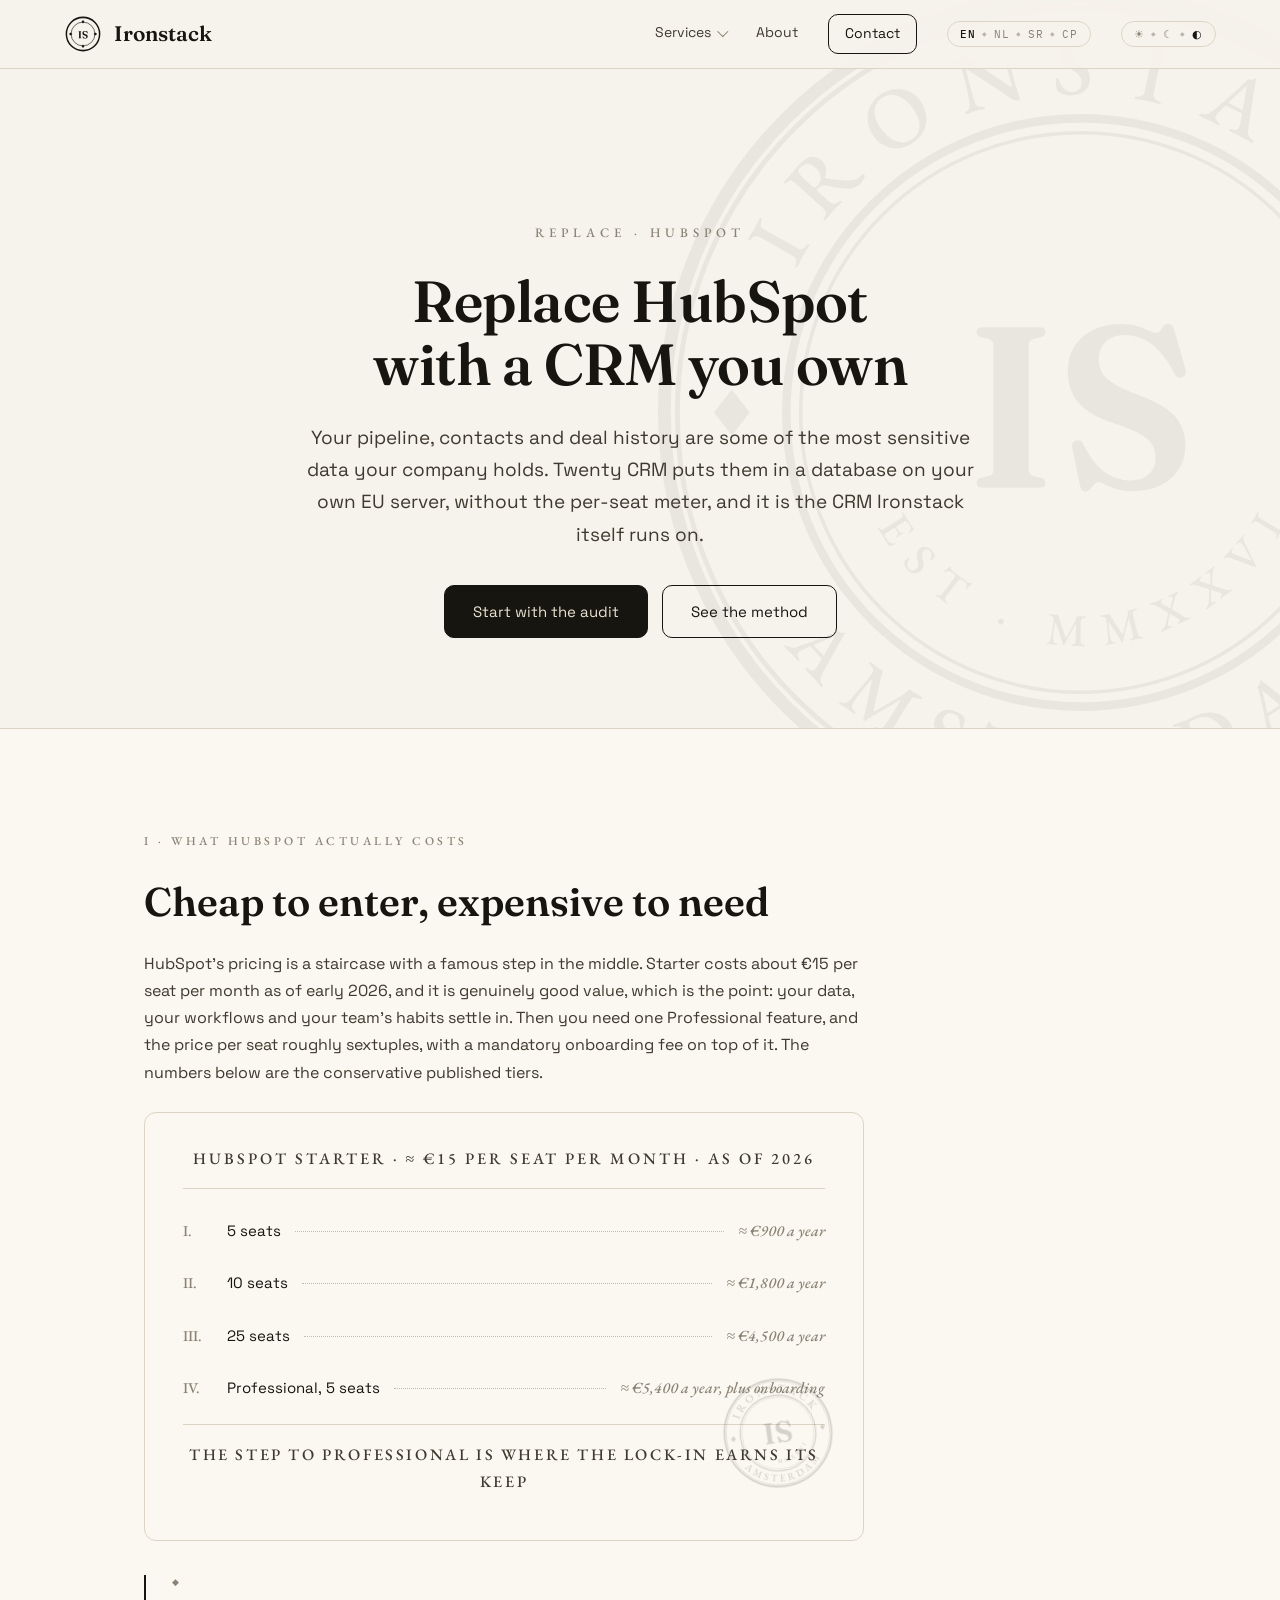
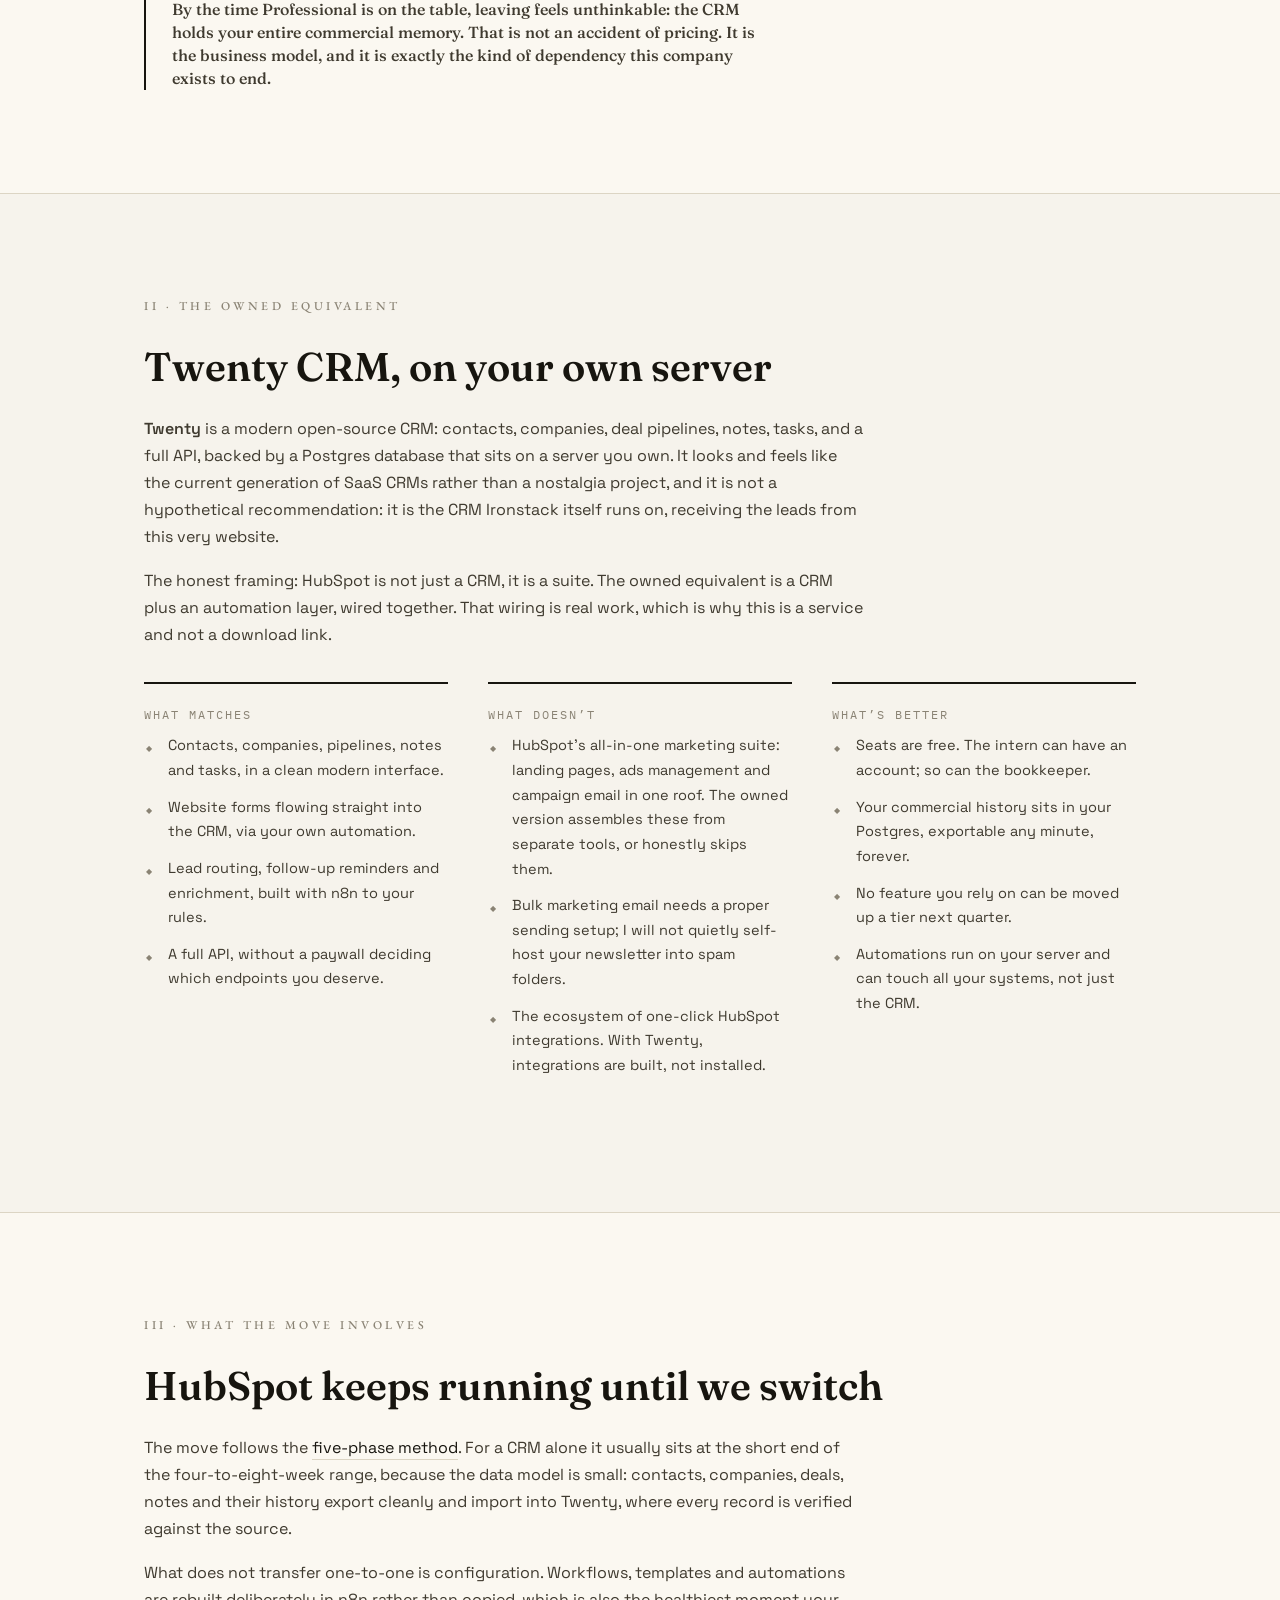
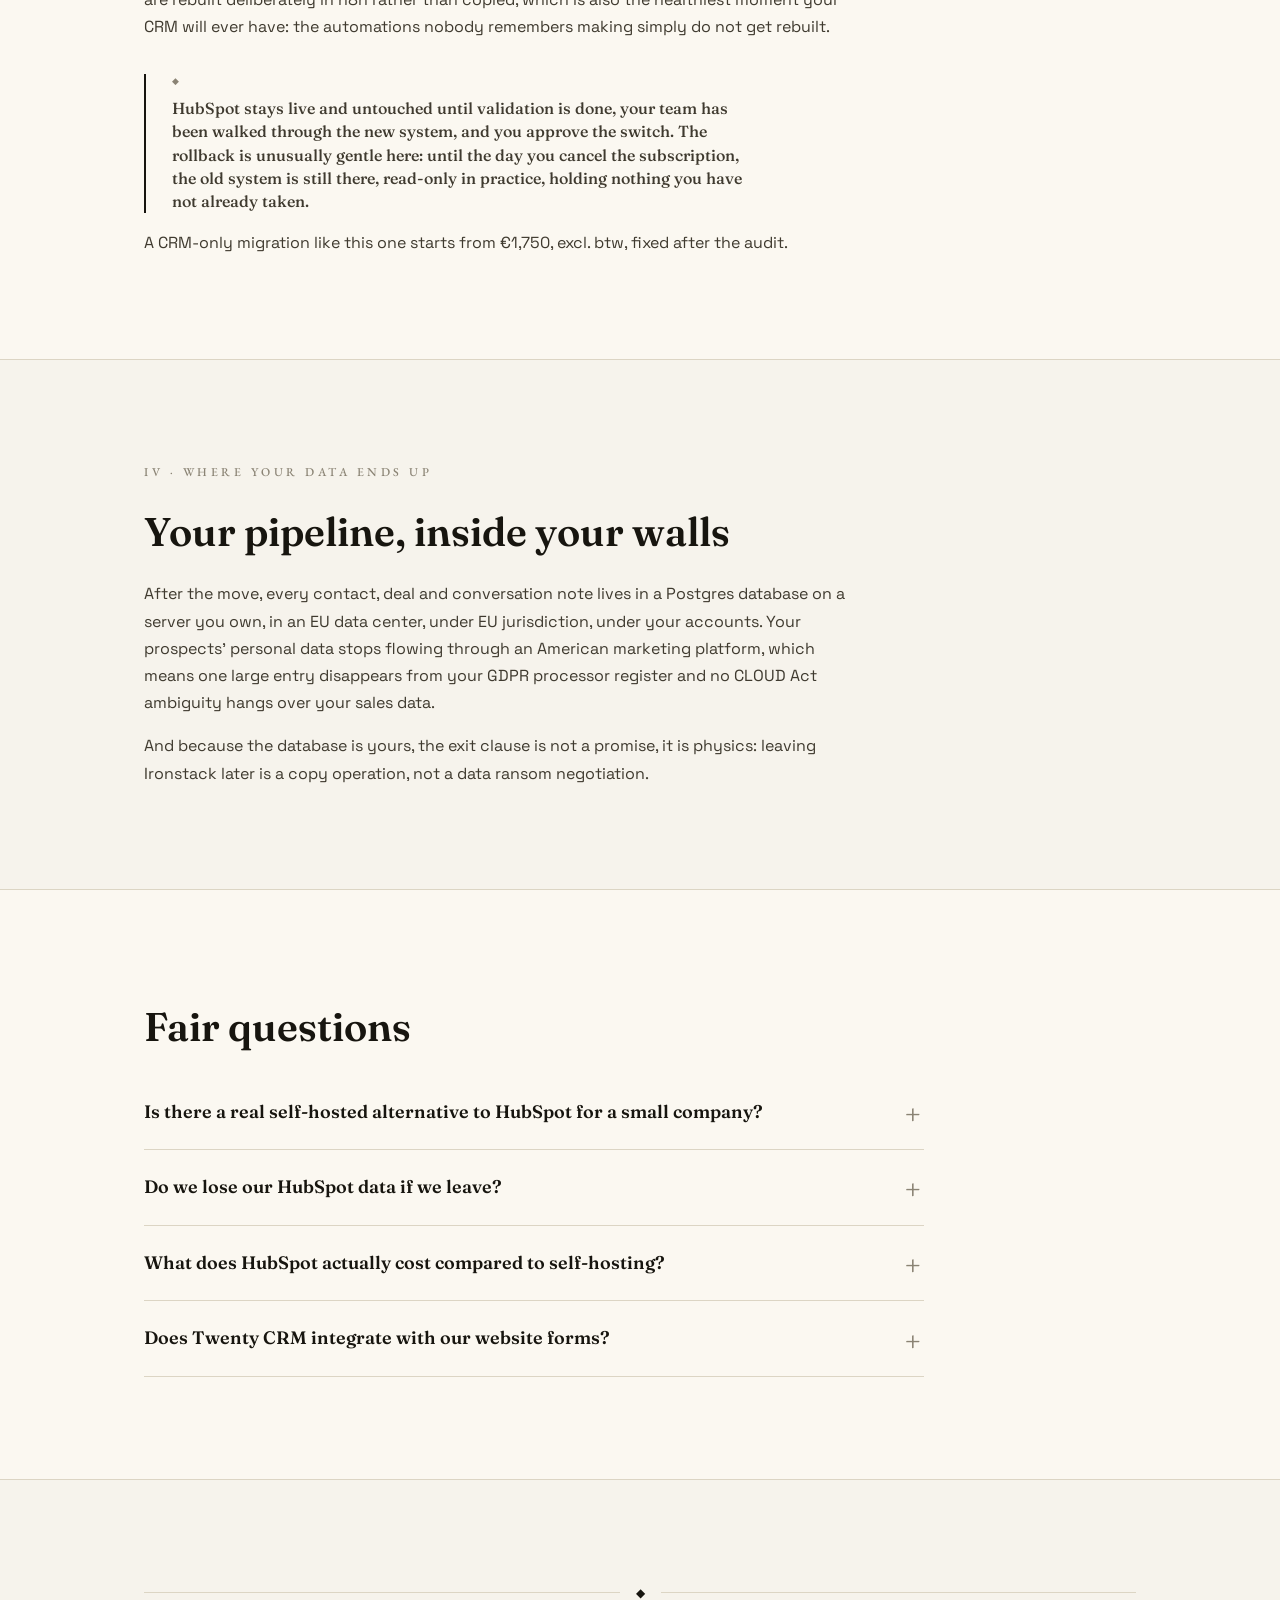
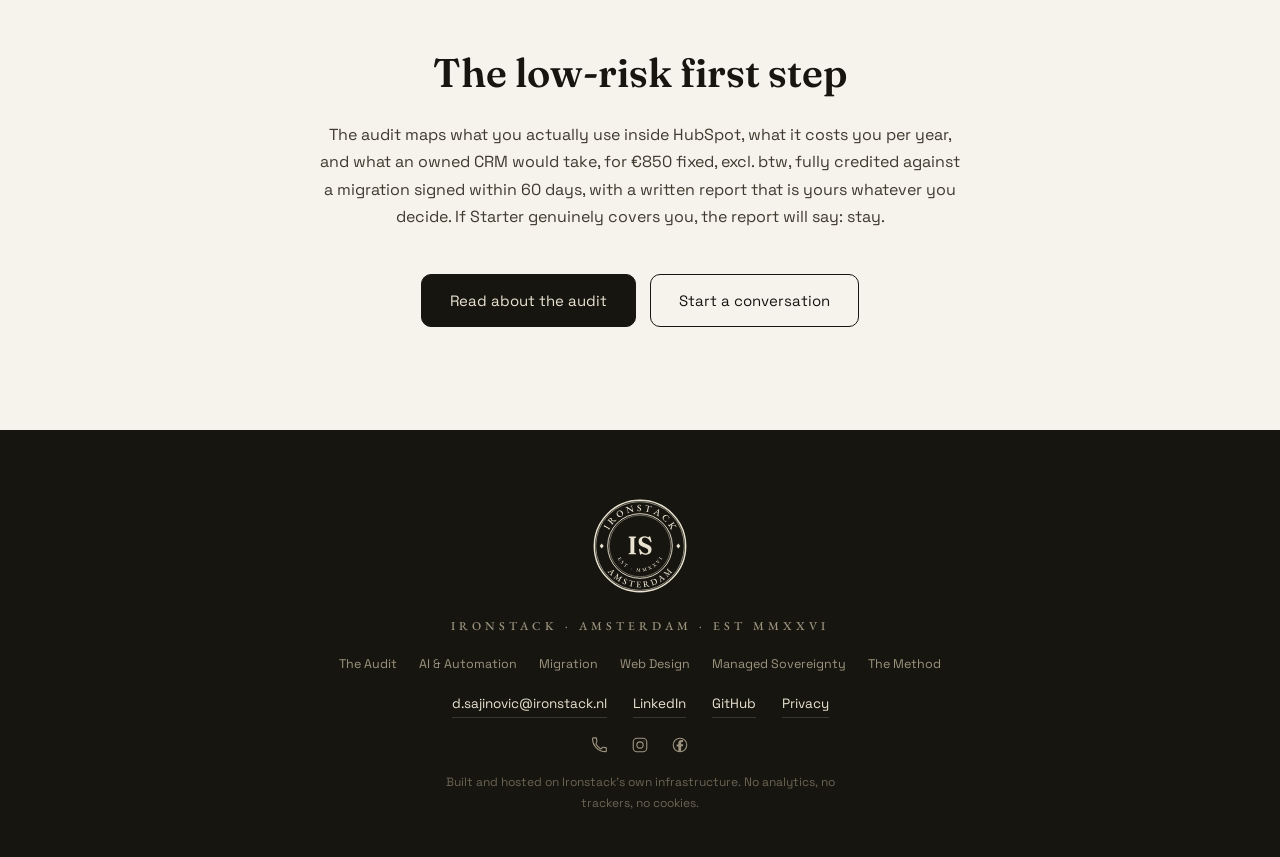
<file: replace/hubspot.html>
<!DOCTYPE html>
<html lang="en">
<head>
<meta charset="UTF-8">
<meta name="viewport" content="width=device-width, initial-scale=1, viewport-fit=cover">
<title>Replace HubSpot · Ironstack · Sovereign Infrastructure</title>
<meta name="description" content="What HubSpot costs at 5, 10 and 25 seats, and the self-hosted alternative: Twenty CRM on a server you own, wired to your own automation. Honest comparison.">
<link rel="canonical" href="https://ironstack.nl/replace/hubspot.html">
<meta property="og:title" content="Replace HubSpot with a CRM you own · Ironstack">
<meta property="og:description" content="Twenty CRM on your own EU server replaces HubSpot for pipeline and contacts, without the per-seat meter or the Professional-tier cliff. What matches, what doesn't.">
<meta property="og:type" content="website">
<meta property="og:url" content="https://ironstack.nl/replace/hubspot.html">
<meta property="og:image" content="https://ironstack.nl/assets/og-image.png">
<meta property="og:image:width" content="1200">
<meta property="og:image:height" content="630">
<meta name="twitter:card" content="summary_large_image">
<meta name="twitter:image" content="https://ironstack.nl/assets/og-image.png">
<link rel="icon" href="/assets/favicon.ico" sizes="48x48">
<link rel="icon" href="/assets/favicon-32.png" type="image/png" sizes="32x32">
<link rel="apple-touch-icon" href="/assets/apple-touch-icon-180.png">
<meta name="theme-color" content="#F6F3EC">
<script>
(function () { try {
  var m = new URLSearchParams(location.search).get('theme') || localStorage.getItem('ironstack-theme-mode') || 'system';
  var t = (m === 'dark' || m === 'light') ? m : (window.matchMedia('(prefers-color-scheme: dark)').matches ? 'dark' : 'light');
  document.documentElement.setAttribute('data-theme', t);
  var mc = document.querySelector('meta[name="theme-color"]');
  if (mc) mc.setAttribute('content', t === 'dark' ? '#14120D' : '#F6F3EC');
  if (sessionStorage.getItem('is-nav-seen')) document.documentElement.classList.add('nav-seen');
  else sessionStorage.setItem('is-nav-seen', '1');
  /* arriving on a #section: position before first paint, so the page
     transition lands directly on the section instead of fading to the top
     and then smooth-scrolling down */
  if (location.hash) {
    document.documentElement.style.scrollBehavior = 'auto';
    addEventListener('load', function () {
      requestAnimationFrame(function () { document.documentElement.style.scrollBehavior = ''; });
    });
  }
} catch (e) {} })();
</script>
<link rel="preload" href="/assets/fonts/Fraunces-600-normal.woff2" as="font" type="font/woff2" crossorigin blocking="render">
<link rel="preload" href="/assets/fonts/EBGaramond-500-normal.woff2" as="font" type="font/woff2" crossorigin blocking="render">
<link rel="preload" href="/assets/fonts/SpaceGrotesk-500-normal.woff2" as="font" type="font/woff2" crossorigin blocking="render">
<link rel="stylesheet" href="/css/fonts.css?v=66">
<link rel="stylesheet" href="/css/style.css?v=66">
<script type="application/ld+json">
{
  "@context": "https://schema.org",
  "@type": "Organization",
  "name": "Ironstack",
  "url": "https://ironstack.nl",
  "logo": "https://ironstack.nl/assets/ironstack-seal-full-ink.svg",
  "founder": { "@type": "Person", "name": "Damjan Sajinovic" },
  "address": { "@type": "PostalAddress", "addressLocality": "Amsterdam", "addressCountry": "NL" },
  "sameAs": ["https://www.linkedin.com/in/dsajinovic/", "https://github.com/DamjanS24"]
}
</script>
<script type="application/ld+json">
{
  "@context": "https://schema.org",
  "@type": "Service",
  "name": "HubSpot replacement",
  "serviceType": "Migration from HubSpot to self-hosted CRM",
  "description": "Migration from HubSpot to Twenty CRM on a client-owned EU server, wired to self-hosted automation. A migration from €1,750 excl. btw, five-phase method, no lock-in.",
  "url": "https://ironstack.nl/replace/hubspot.html",
  "provider": { "@type": "Organization", "name": "Ironstack", "url": "https://ironstack.nl" },
  "areaServed": "NL"
}
</script>
<script type="application/ld+json">
{
  "@context": "https://schema.org",
  "@type": "FAQPage",
  "mainEntity": [
    {"@type": "Question", "name": "Is there a real self-hosted alternative to HubSpot for a small company?", "acceptedAnswer": {"@type": "Answer", "text": "For the CRM core, yes: Twenty covers contacts, companies, pipelines, notes, tasks and a full API, and it is what runs Ironstack's own sales. For the full marketing suite around it, the honest answer is that no single open-source tool replaces everything; the automation and email pieces come from separate tools, wired together."}},
    {"@type": "Question", "name": "Do we lose our HubSpot data if we leave?", "acceptedAnswer": {"@type": "Answer", "text": "No. Contacts, companies and deals export cleanly and import into Twenty, where they land in a Postgres database on your own server. What does not transfer one-to-one is configuration: workflows and email templates are rebuilt deliberately, which is also the moment to drop the ones nobody remembers making."}},
    {"@type": "Question", "name": "What does HubSpot actually cost compared to self-hosting?", "acceptedAnswer": {"@type": "Answer", "text": "HubSpot Starter runs about €15 per seat per month, and the Professional tiers jump to roughly €90 per seat plus a mandatory onboarding fee, as of early 2026. The owned equivalent runs on server capacity that costs a few euros a month regardless of seats; what you pay for is the build, once: a migration from €1,750, excl. btw, fixed after the audit."}},
    {"@type": "Question", "name": "Does Twenty CRM integrate with our website forms?", "acceptedAnswer": {"@type": "Answer", "text": "Yes, over its API. This exact website is the demonstration: the contact form flows through self-hosted automation into Twenty without a single third-party processor in between."}}
  ]
}
</script>
</head>
<body>
<a class="skip-link" href="#content">Skip to content</a>

<!-- ============ NAV ============ -->
<header class="nav">
  <a class="nav-brand" href="/">
    <img src="/assets/ironstack-seal-small-ink.svg" alt="Ironstack seal" width="38" height="38">
    <span>Ironstack</span>
  </a>
  <nav class="nav-links" id="navLinks">
    <div class="has-mega">
      <a href="/#services" data-i18n="nav.services">Services</a>
      <div class="mega">
        <div class="mega-col">
          <p class="mega-label" data-i18n="services.g1">WHERE YOU START</p>
          <a href="/audit.html" data-i18n="footer.audit">The Audit</a>
          <a href="/ai-automation.html" data-i18n="footer.ai">AI &amp; Automation</a>
          <a href="/migration.html" data-i18n="footer.migration">Migration</a>
          <a href="/web-design.html" data-i18n="footer.webdesign">Web Design</a>
          <a href="/method.html" data-i18n="footer.method">The Method</a>
        </div>
        <div class="mega-col">
          <p class="mega-label" data-i18n="services.g3">HOW IT KEEPS RUNNING</p>
          <a href="/managed-sovereignty.html" data-i18n="footer.managed">Managed Sovereignty</a>
        </div>
        <div class="mega-col">
          <p class="mega-label" data-i18n="menu.replace">REPLACE</p>
          <a href="/replace/google-workspace.html">Google Workspace</a>
          <a href="/replace/hubspot.html">HubSpot</a>
          <a href="/replace/microsoft-365.html">Microsoft 365</a>
        </div>
      </div>
    </div>
    <a href="/#about" data-i18n="nav.about">About</a>
    <a class="nav-cta" href="/#contact" data-i18n="nav.contact">Contact</a>
    <button class="switch" id="langToggle" aria-label="Switch language"><span data-lang="en" class="on">EN</span><span class="sep" aria-hidden="true">◆</span><span data-lang="nl">NL</span><span class="sep" aria-hidden="true">◆</span><span data-lang="sr-latn">SR</span><span class="sep" aria-hidden="true">◆</span><span data-lang="sr-cyrl">СР</span></button>
    <button class="switch" id="themeToggle" aria-label="Theme: light, dark or follow system"><span data-mode="light">☀&#xFE0E;</span><span class="sep" aria-hidden="true">◆</span><span data-mode="dark">☾</span><span class="sep" aria-hidden="true">◆</span><span data-mode="system" title="Follow system">◐</span></button>
  </nav>
  <button class="nav-burger" id="navBurger" aria-label="Menu" aria-expanded="false" aria-controls="navLinks">
    <span class="burger" aria-hidden="true"><span></span><span></span><span></span></span>
  </button>
</header>

<main id="content">
<!-- ============ HERO ============ -->
<section class="hero page-hero">
  <div class="bg-mark bg-seal-hero" aria-hidden="true"></div>
  <p class="kicker" data-i18n="hs.1">REPLACE · HUBSPOT</p>
  <h1 data-i18n="hs.2">Replace HubSpot<br>with a CRM you own</h1>
  <p class="hero-sub" data-i18n="hs.3">Your pipeline, contacts and deal history are some of the most sensitive data your company holds. Twenty CRM puts them in a database on your own EU server, without the per-seat meter, and it is the CRM Ironstack itself runs on.</p>
  <div class="hero-ctas">
    <a class="btn btn-primary" href="/audit.html" data-i18n="hs.4">Start with the audit</a>
    <a class="btn btn-ghost" href="/method.html" data-i18n="hs.5">See the method</a>
  </div>
</section>

<!-- ============ COSTS ============ -->
<section class="section section-alt">
  <p class="svc-group-label" data-i18n="hs.6">I · WHAT HUBSPOT ACTUALLY COSTS</p>
  <h2 class="section-title" data-i18n="hs.7">Cheap to enter, expensive to need</h2>
  <div class="prose">
    <p data-i18n="hs.8">HubSpot’s pricing is a staircase with a famous step in the middle. Starter costs about €15 per seat per month as of early 2026, and it is genuinely good value, which is the point: your data, your workflows and your team’s habits settle in. Then you need one Professional feature, and the price per seat roughly sextuples, with a mandatory onboarding fee on top of it. The numbers below are the conservative published tiers.</p>
    <div class="register">
      <p class="register-head" data-i18n="hs.9">HubSpot Starter · ≈ €15 per seat per month · as of 2026</p>
      <div class="register-row"><span class="register-no">I.</span><span class="register-k" data-i18n="hs.10">5 seats</span><span class="register-dots" aria-hidden="true"></span><span class="register-v" data-i18n="hs.11">≈ €900 a year</span></div>
      <div class="register-row"><span class="register-no">II.</span><span class="register-k" data-i18n="hs.12">10 seats</span><span class="register-dots" aria-hidden="true"></span><span class="register-v" data-i18n="hs.13">≈ €1,800 a year</span></div>
      <div class="register-row"><span class="register-no">III.</span><span class="register-k" data-i18n="hs.14">25 seats</span><span class="register-dots" aria-hidden="true"></span><span class="register-v" data-i18n="hs.15">≈ €4,500 a year</span></div>
      <div class="register-row"><span class="register-no">IV.</span><span class="register-k" data-i18n="hs.16">Professional, 5 seats</span><span class="register-dots" aria-hidden="true"></span><span class="register-v" data-i18n="hs.17">≈ €5,400 a year, plus onboarding</span></div>
      <p class="register-foot" data-i18n="hs.18">The step to Professional is where the lock-in earns its keep</p>
      <img class="stamp-doc" src="/assets/ironstack-seal-full-ink.svg" alt="" loading="lazy">
    </div>
    <p class="pull-quote" data-i18n="hs.19">By the time Professional is on the table, leaving feels unthinkable: the CRM holds your entire commercial memory. That is not an accident of pricing. It is the business model, and it is exactly the kind of dependency this company exists to end.</p>
  </div>
</section>

<!-- ============ THE OWNED EQUIVALENT ============ -->
<section class="section">
  <p class="svc-group-label" data-i18n="hs.20">II · THE OWNED EQUIVALENT</p>
  <h2 class="section-title" data-i18n="hs.21">Twenty CRM, on your own server</h2>
  <div class="prose">
    <p data-i18n="hs.22"><strong>Twenty</strong> is a modern open-source CRM: contacts, companies, deal pipelines, notes, tasks, and a full API, backed by a Postgres database that sits on a server you own. It looks and feels like the current generation of SaaS CRMs rather than a nostalgia project, and it is not a hypothetical recommendation: it is the CRM Ironstack itself runs on, receiving the leads from this very website.</p>
    <p data-i18n="hs.23">The honest framing: HubSpot is not just a CRM, it is a suite. The owned equivalent is a CRM plus an automation layer, wired together. That wiring is real work, which is why this is a service and not a download link.</p>
  </div>
  <div class="svc-grid" style="margin-top:34px">
    <article class="svc">
      <span class="svc-no" data-i18n="hs.24">WHAT MATCHES</span>
      <ul class="diamond-list">
        <li data-i18n="hs.25">Contacts, companies, pipelines, notes and tasks, in a clean modern interface.</li>
        <li data-i18n="hs.26">Website forms flowing straight into the CRM, via your own automation.</li>
        <li data-i18n="hs.27">Lead routing, follow-up reminders and enrichment, built with n8n to your rules.</li>
        <li data-i18n="hs.28">A full API, without a paywall deciding which endpoints you deserve.</li>
      </ul>
      <img class="stamp" src="/assets/ironstack-seal-full-ink.svg" alt="" loading="lazy">
    </article>
    <article class="svc">
      <span class="svc-no" data-i18n="hs.29">WHAT DOESN’T</span>
      <ul class="diamond-list">
        <li data-i18n="hs.30">HubSpot’s all-in-one marketing suite: landing pages, ads management and campaign email in one roof. The owned version assembles these from separate tools, or honestly skips them.</li>
        <li data-i18n="hs.31">Bulk marketing email needs a proper sending setup; I will not quietly self-host your newsletter into spam folders.</li>
        <li data-i18n="hs.32">The ecosystem of one-click HubSpot integrations. With Twenty, integrations are built, not installed.</li>
      </ul>
      <img class="stamp" src="/assets/ironstack-seal-full-ink.svg" alt="" loading="lazy">
    </article>
    <article class="svc">
      <span class="svc-no" data-i18n="hs.33">WHAT’S BETTER</span>
      <ul class="diamond-list">
        <li data-i18n="hs.34">Seats are free. The intern can have an account; so can the bookkeeper.</li>
        <li data-i18n="hs.35">Your commercial history sits in your Postgres, exportable any minute, forever.</li>
        <li data-i18n="hs.36">No feature you rely on can be moved up a tier next quarter.</li>
        <li data-i18n="hs.37">Automations run on your server and can touch all your systems, not just the CRM.</li>
      </ul>
      <img class="stamp" src="/assets/ironstack-seal-full-ink.svg" alt="" loading="lazy">
    </article>
  </div>
</section>

<!-- ============ MIGRATION ============ -->
<section class="section section-alt">
  <p class="svc-group-label" data-i18n="hs.38">III · WHAT THE MOVE INVOLVES</p>
  <h2 class="section-title" data-i18n="hs.39">HubSpot keeps running until we switch</h2>
  <div class="prose">
    <p data-i18n="hs.40">The move follows the <a href="/method.html">five-phase method</a>. For a CRM alone it usually sits at the short end of the four-to-eight-week range, because the data model is small: contacts, companies, deals, notes and their history export cleanly and import into Twenty, where every record is verified against the source.</p>
    <p data-i18n="hs.41">What does not transfer one-to-one is configuration. Workflows, templates and automations are rebuilt deliberately in n8n rather than copied, which is also the healthiest moment your CRM will ever have: the automations nobody remembers making simply do not get rebuilt.</p>
    <p class="pull-quote" data-i18n="hs.42">HubSpot stays live and untouched until validation is done, your team has been walked through the new system, and you approve the switch. The rollback is unusually gentle here: until the day you cancel the subscription, the old system is still there, read-only in practice, holding nothing you have not already taken.</p>
    <p data-i18n="hs.64">A CRM-only migration like this one starts from €1,750, excl. btw, fixed after the audit.</p>
  </div>
</section>

<!-- ============ WHERE THE DATA ENDS UP ============ -->
<section class="section">
  <p class="svc-group-label" data-i18n="hs.43">IV · WHERE YOUR DATA ENDS UP</p>
  <h2 class="section-title" data-i18n="hs.44">Your pipeline, inside your walls</h2>
  <div class="prose">
    <p data-i18n="hs.45">After the move, every contact, deal and conversation note lives in a Postgres database on a server you own, in an EU data center, under EU jurisdiction, under your accounts. Your prospects’ personal data stops flowing through an American marketing platform, which means one large entry disappears from your GDPR processor register and no CLOUD Act ambiguity hangs over your sales data.</p>
    <p data-i18n="hs.46">And because the database is yours, the exit clause is not a promise, it is physics: leaving Ironstack later is a copy operation, not a data ransom negotiation.</p>
  </div>
</section>

<!-- ============ FAQ ============ -->
<section class="section section-alt">
  <h2 class="section-title" data-i18n="hs.47">Fair questions</h2>
  <div class="faq">
    <details class="faq-item">
      <summary data-i18n="hs.48">Is there a real self-hosted alternative to HubSpot for a small company?</summary>
      <p data-i18n="hs.49">For the CRM core, yes: Twenty covers contacts, companies, pipelines, notes, tasks and a full API, and it is what runs Ironstack’s own sales. For the full marketing suite around it, the honest answer is that no single open-source tool replaces everything; the automation and email pieces come from separate tools, wired together.</p>
    </details>
    <details class="faq-item">
      <summary data-i18n="hs.50">Do we lose our HubSpot data if we leave?</summary>
      <p data-i18n="hs.51">No. Contacts, companies and deals export cleanly and import into Twenty, where they land in a Postgres database on your own server. What does not transfer one-to-one is configuration: workflows and email templates are rebuilt deliberately, which is also the moment to drop the ones nobody remembers making.</p>
    </details>
    <details class="faq-item">
      <summary data-i18n="hs.54">What does HubSpot actually cost compared to self-hosting?</summary>
      <p data-i18n="hs.55">HubSpot Starter runs about €15 per seat per month, and the Professional tiers jump to roughly €90 per seat plus a mandatory onboarding fee, as of early 2026. The owned equivalent runs on server capacity that costs a few euros a month regardless of seats; what you pay for is the build, once: a migration from €1,750, excl. btw, fixed after the audit.</p>
    </details>
    <details class="faq-item">
      <summary data-i18n="hs.58">Does Twenty CRM integrate with our website forms?</summary>
      <p data-i18n="hs.59">Yes, over its API. This exact website is the demonstration: the contact form flows through self-hosted automation into Twenty without a single third-party processor in between.</p>
    </details>
  </div>
</section>

<!-- ============ CTA ============ -->
<section class="section cta-final">
  <div class="diamond-rule"><span>◆</span></div>
  <h2 class="section-title" data-i18n="hs.60">The low-risk first step</h2>
  <p class="section-sub" data-i18n="hs.61">The audit maps what you actually use inside HubSpot, what it costs you per year, and what an owned CRM would take, for €850 fixed, excl. btw, fully credited against a migration signed within 60 days, with a written report that is yours whatever you decide. If Starter genuinely covers you, the report will say: stay.</p>
  <div class="hero-ctas">
    <a class="btn btn-primary" href="/audit.html" data-i18n="hs.62">Read about the audit</a>
    <a class="btn btn-ghost" href="/#contact" data-i18n="hs.63">Start a conversation</a>
  </div>
</section>
</main>

<!-- ============ FOOTER ============ -->
<footer class="footer">
  <img src="/assets/ironstack-seal-full-cream.svg" alt="Ironstack seal" width="104" height="104">
  <p class="footer-line">IRONSTACK · AMSTERDAM · EST MMXXVI</p>
  <div class="footer-nav">
    <a href="/audit.html">The Audit</a>
    <a href="/ai-automation.html">AI &amp; Automation</a>
    <a href="/migration.html">Migration</a>
    <a href="/web-design.html">Web Design</a>
    <a href="/managed-sovereignty.html">Managed Sovereignty</a>
    <a href="/method.html">The Method</a>
  </div>
  <div class="footer-links">
    <a href="mailto:d.sajinovic@ironstack.nl">d.sajinovic@ironstack.nl</a>
    <a href="https://www.linkedin.com/in/dsajinovic/" target="_blank" rel="noopener">LinkedIn</a>
    <a href="https://github.com/DamjanS24" target="_blank" rel="noopener">GitHub</a>
    <a href="/privacy.html">Privacy</a>
  </div>
  <div class="footer-icons">
    <a href="tel:+31634717477" aria-label="Call Ironstack"><svg viewBox="0 0 24 24" aria-hidden="true"><path d="M6.6 10.8a15.9 15.9 0 0 0 6.6 6.6l2.2-2.2a1 1 0 0 1 1-.24 9.3 9.3 0 0 0 3 .48 1 1 0 0 1 1 1v3.4a1 1 0 0 1-1 1A17.5 17.5 0 0 1 2 3.5a1 1 0 0 1 1-1H6.4a1 1 0 0 1 1 1 9.3 9.3 0 0 0 .48 3 1 1 0 0 1-.24 1L6.6 10.8z"/></svg></a>
    <a href="https://www.instagram.com/ironstack.nl/" target="_blank" rel="noopener" aria-label="Ironstack on Instagram"><svg viewBox="0 0 24 24" aria-hidden="true"><rect x="3" y="3" width="18" height="18" rx="5"/><circle cx="12" cy="12" r="4.2"/><circle cx="17.3" cy="6.7" r=".6" fill="currentColor" stroke="none"/></svg></a>
    <a href="https://www.facebook.com/share/18zaXuhyA2/?mibextid=wwXIfr" target="_blank" rel="noopener" aria-label="Ironstack on Facebook"><svg viewBox="0 0 24 24" aria-hidden="true"><circle cx="12" cy="12" r="9"/><path d="M13.5 21v-7.2h2.4l.4-2.8h-2.8v-1.8c0-.8.2-1.3 1.4-1.3H16V5.3c-.3 0-1.2-.1-2.3-.1-2.3 0-3.9 1.4-3.9 3.9v2.1H7.5v2.8h2.3V21z" fill="currentColor" stroke="none"/></svg></a>
  </div>
  <p class="footer-fine">Built and hosted on Ironstack’s own infrastructure. No analytics, no trackers, no cookies.</p>
</footer>

<script src="/js/i18n-data.js?v=66"></script>
<script src="/js/i18n/hubspot.nl.js?v=66"></script>
<script src="/js/i18n/hubspot.sr-latn.js?v=66"></script>
<script src="/js/i18n/hubspot.sr-cyrl.js?v=66"></script>
<script src="/js/main.js?v=66"></script>
</body>
</html>
</file>
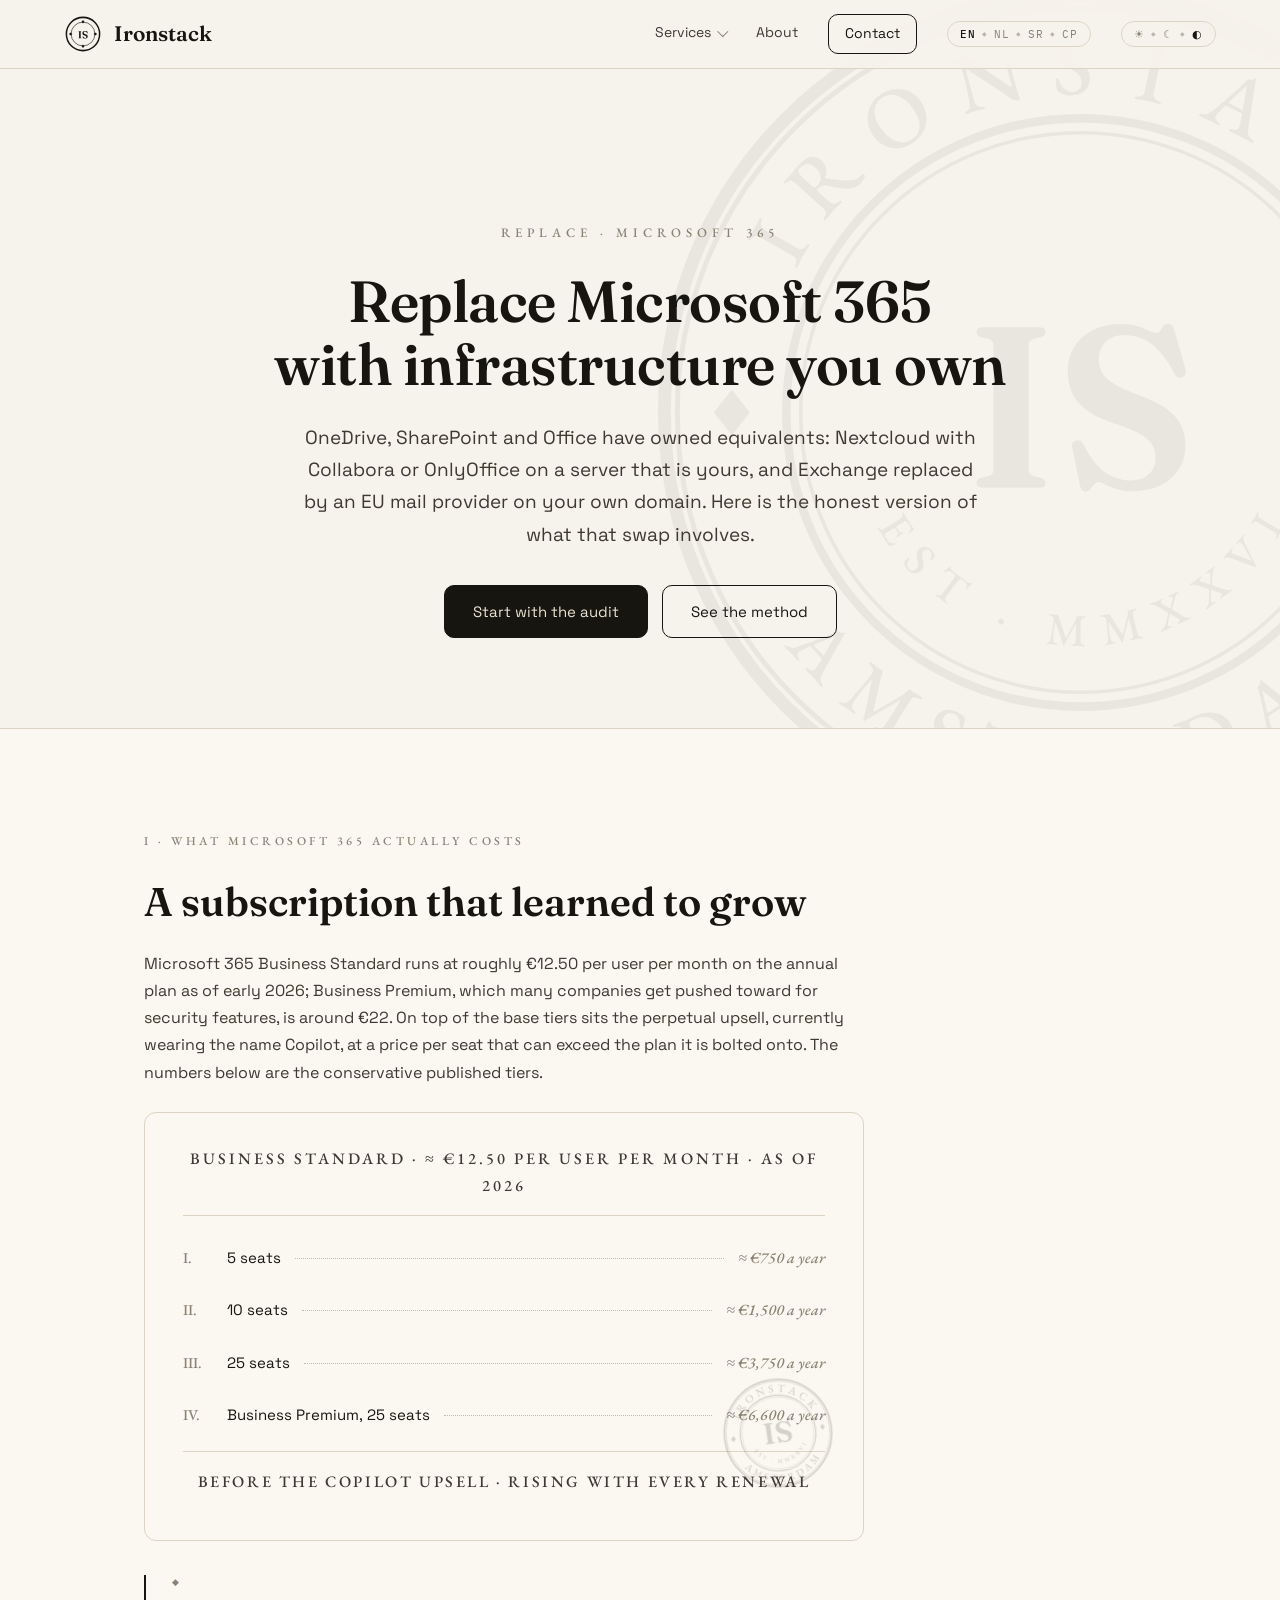
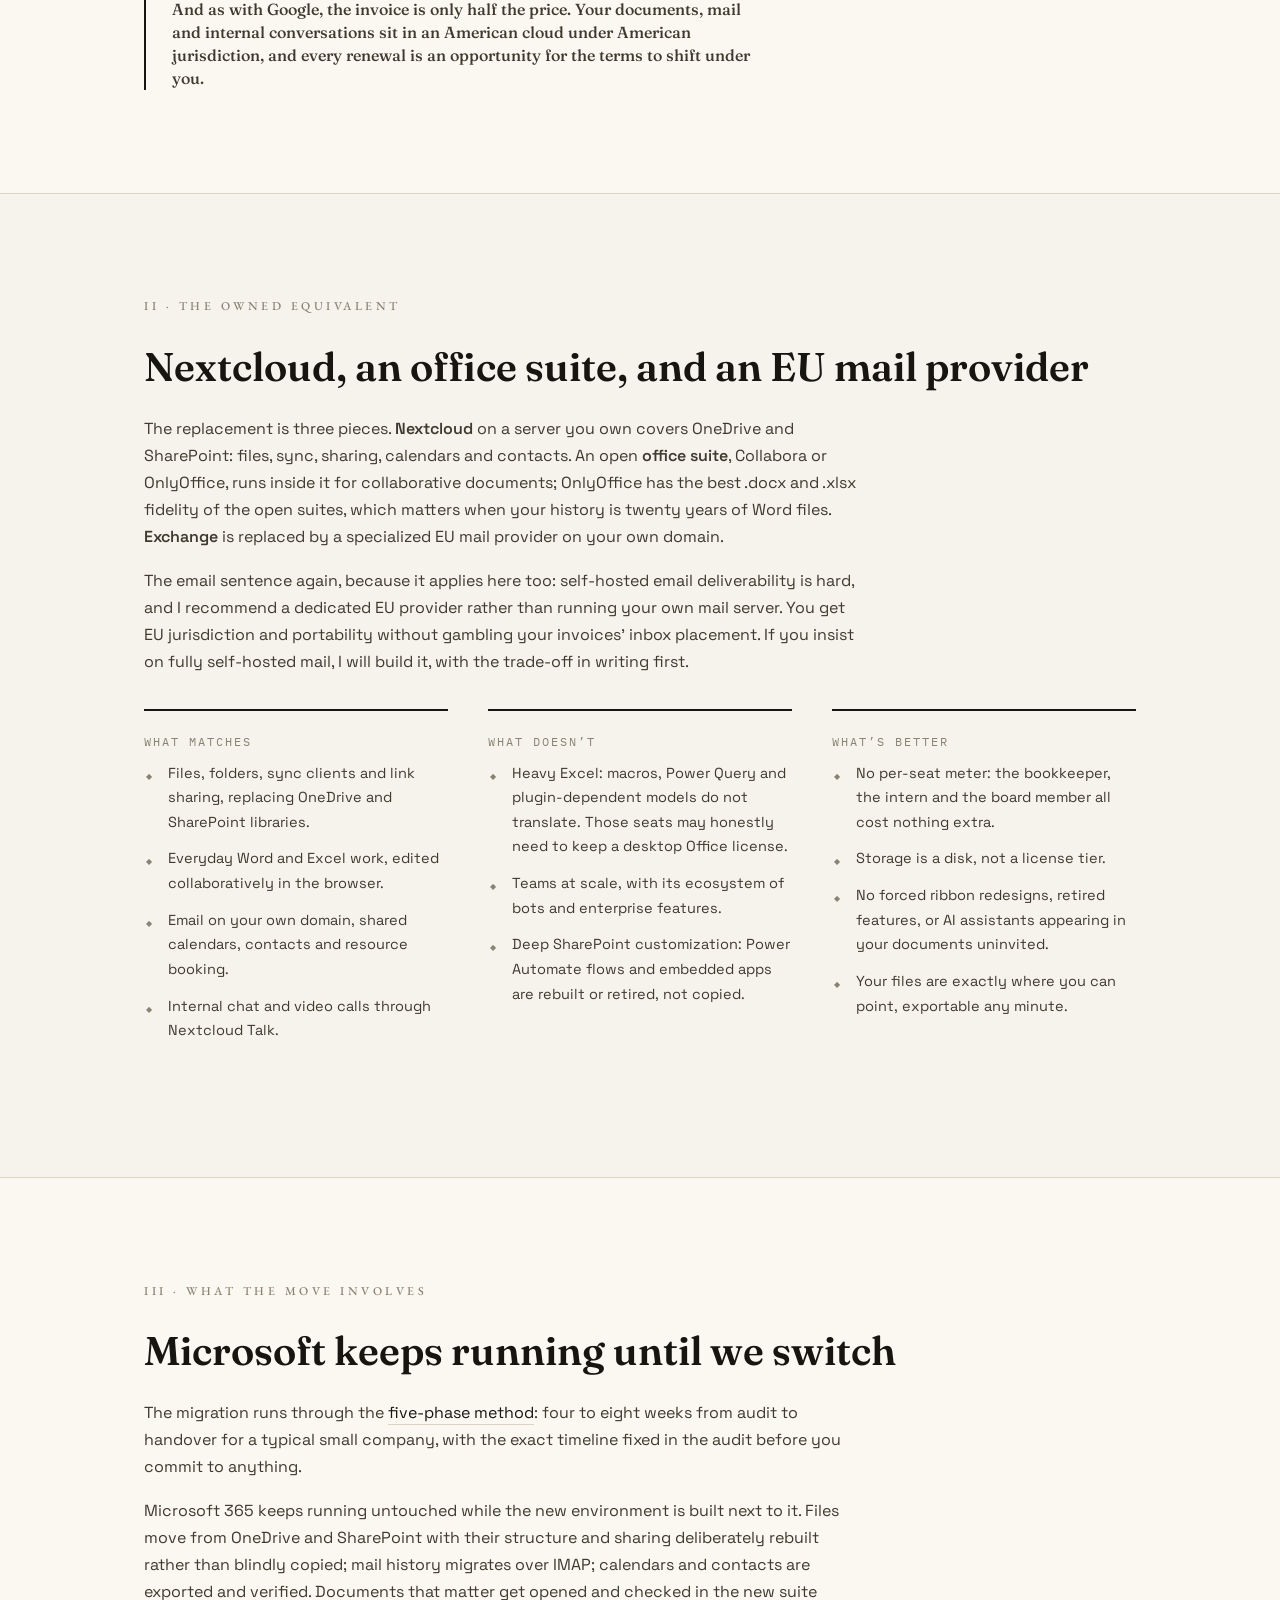
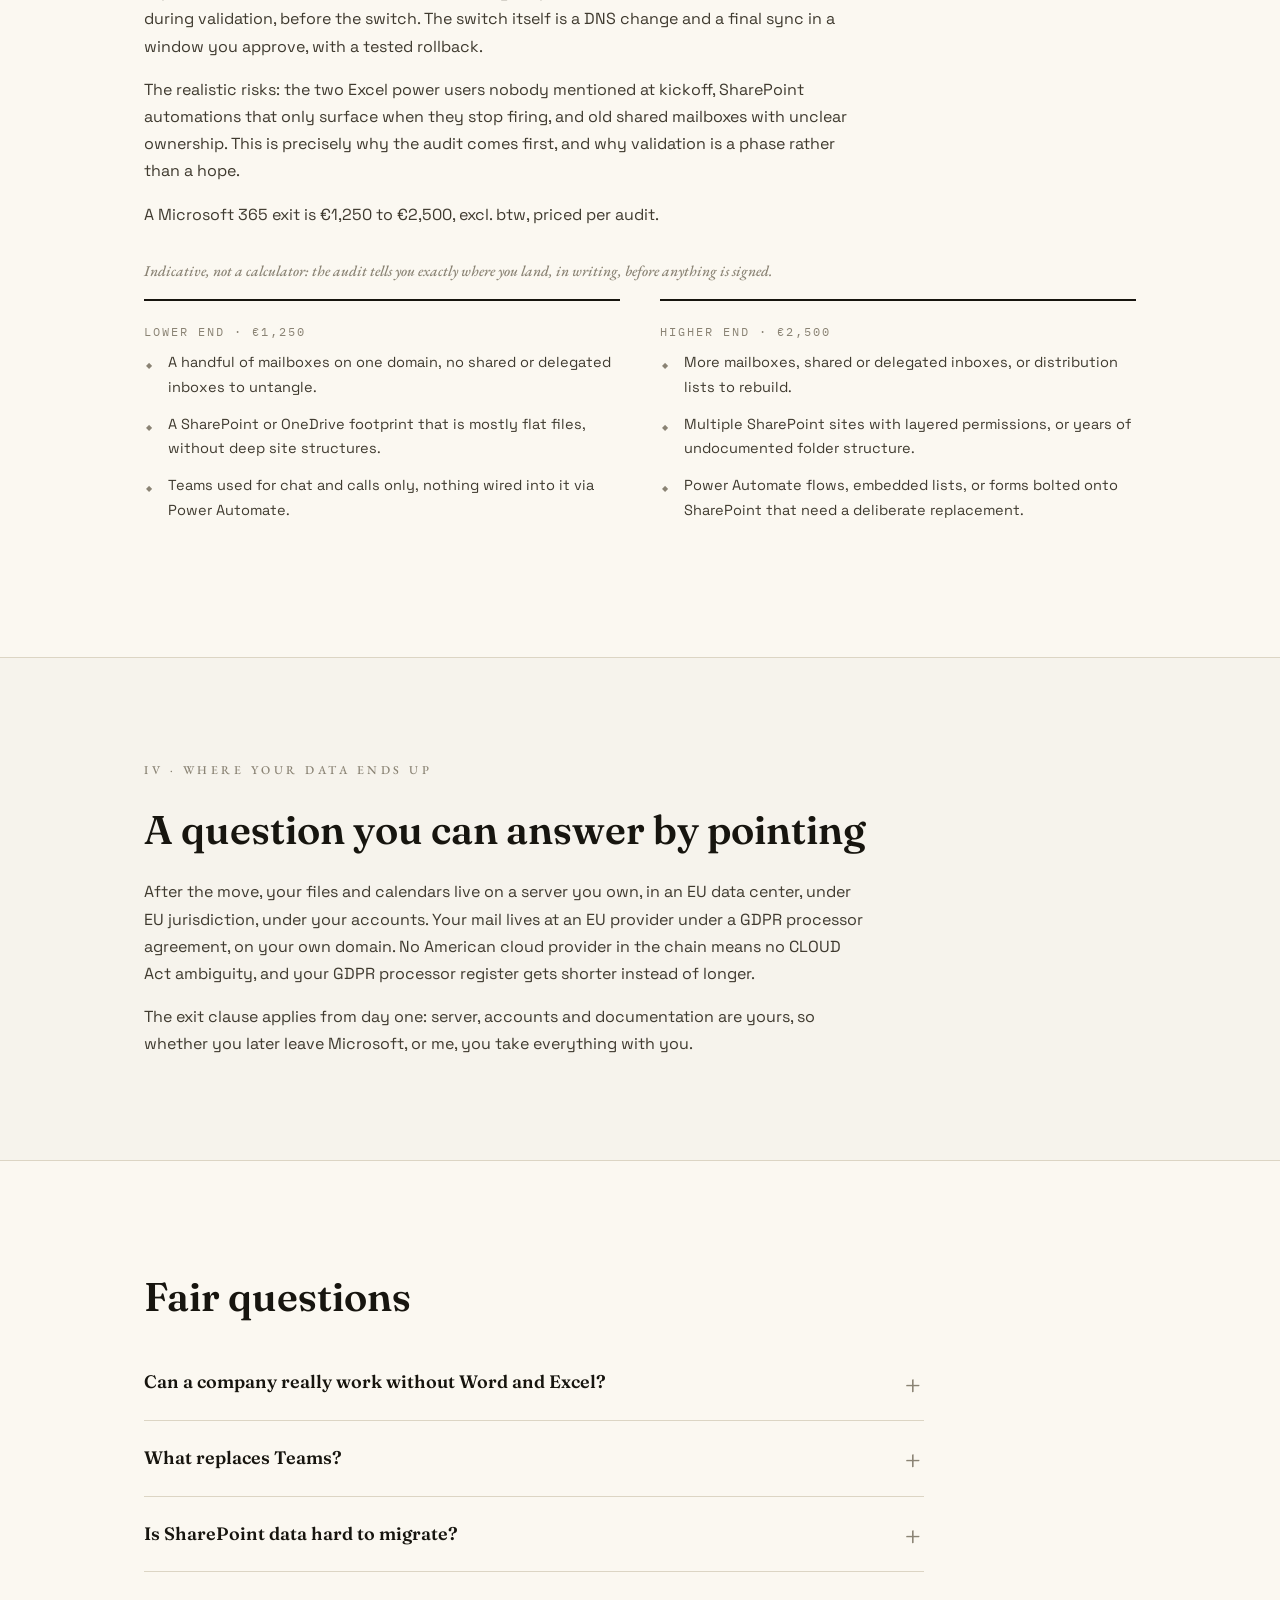
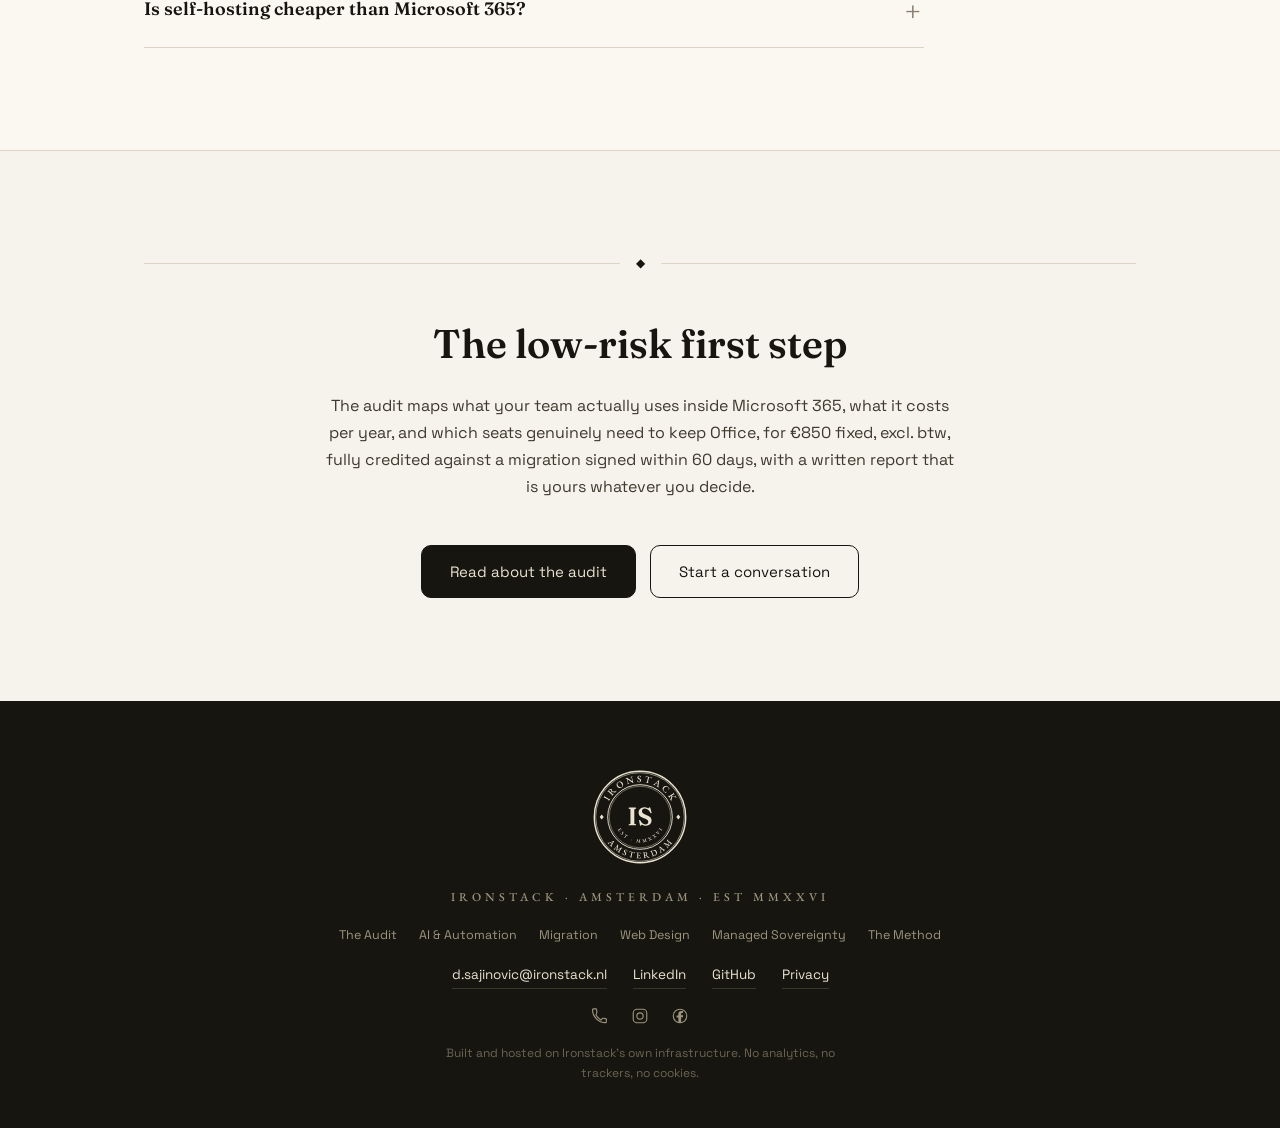
<file: replace/microsoft-365.html>
<!DOCTYPE html>
<html lang="en">
<head>
<meta charset="UTF-8">
<meta name="viewport" content="width=device-width, initial-scale=1, viewport-fit=cover">
<title>Replace Microsoft 365 · Ironstack · Sovereign Infrastructure</title>
<meta name="description" content="What Microsoft 365 costs at 5, 10 and 25 seats, and the owned alternative: Nextcloud with Collabora or OnlyOffice plus an EU mail provider. Honest comparison.">
<link rel="canonical" href="https://ironstack.nl/replace/microsoft-365.html">
<meta property="og:title" content="Replace Microsoft 365 with infrastructure you own · Ironstack">
<meta property="og:description" content="Nextcloud with Collabora or OnlyOffice replaces OneDrive, SharePoint and Office on a server you own; Exchange moves to an EU mail provider. What matches, what doesn't.">
<meta property="og:type" content="website">
<meta property="og:url" content="https://ironstack.nl/replace/microsoft-365.html">
<meta property="og:image" content="https://ironstack.nl/assets/og-image.png">
<meta property="og:image:width" content="1200">
<meta property="og:image:height" content="630">
<meta name="twitter:card" content="summary_large_image">
<meta name="twitter:image" content="https://ironstack.nl/assets/og-image.png">
<link rel="icon" href="/assets/favicon.ico" sizes="48x48">
<link rel="icon" href="/assets/favicon-32.png" type="image/png" sizes="32x32">
<link rel="apple-touch-icon" href="/assets/apple-touch-icon-180.png">
<meta name="theme-color" content="#F6F3EC">
<script>
(function () { try {
  var m = new URLSearchParams(location.search).get('theme') || localStorage.getItem('ironstack-theme-mode') || 'system';
  var t = (m === 'dark' || m === 'light') ? m : (window.matchMedia('(prefers-color-scheme: dark)').matches ? 'dark' : 'light');
  document.documentElement.setAttribute('data-theme', t);
  var mc = document.querySelector('meta[name="theme-color"]');
  if (mc) mc.setAttribute('content', t === 'dark' ? '#14120D' : '#F6F3EC');
  if (sessionStorage.getItem('is-nav-seen')) document.documentElement.classList.add('nav-seen');
  else sessionStorage.setItem('is-nav-seen', '1');
  /* arriving on a #section: position before first paint, so the page
     transition lands directly on the section instead of fading to the top
     and then smooth-scrolling down */
  if (location.hash) {
    document.documentElement.style.scrollBehavior = 'auto';
    addEventListener('load', function () {
      requestAnimationFrame(function () { document.documentElement.style.scrollBehavior = ''; });
    });
  }
} catch (e) {} })();
</script>
<link rel="preload" href="/assets/fonts/Fraunces-600-normal.woff2" as="font" type="font/woff2" crossorigin blocking="render">
<link rel="preload" href="/assets/fonts/EBGaramond-500-normal.woff2" as="font" type="font/woff2" crossorigin blocking="render">
<link rel="preload" href="/assets/fonts/SpaceGrotesk-500-normal.woff2" as="font" type="font/woff2" crossorigin blocking="render">
<link rel="stylesheet" href="/css/fonts.css?v=66">
<link rel="stylesheet" href="/css/style.css?v=66">
<script type="application/ld+json">
{
  "@context": "https://schema.org",
  "@type": "Organization",
  "name": "Ironstack",
  "url": "https://ironstack.nl",
  "logo": "https://ironstack.nl/assets/ironstack-seal-full-ink.svg",
  "founder": { "@type": "Person", "name": "Damjan Sajinovic" },
  "address": { "@type": "PostalAddress", "addressLocality": "Amsterdam", "addressCountry": "NL" },
  "sameAs": ["https://www.linkedin.com/in/dsajinovic/", "https://github.com/DamjanS24"]
}
</script>
<script type="application/ld+json">
{
  "@context": "https://schema.org",
  "@type": "Service",
  "name": "Microsoft 365 replacement",
  "serviceType": "Migration from Microsoft 365 to self-hosted infrastructure",
  "description": "Migration from Microsoft 365 to Nextcloud with Collabora or OnlyOffice on a client-owned EU server, with email at an EU mail provider on the client's own domain. A Workspace Exit at €1,250 to €2,500 excl. btw, five-phase method, no lock-in.",
  "url": "https://ironstack.nl/replace/microsoft-365.html",
  "provider": { "@type": "Organization", "name": "Ironstack", "url": "https://ironstack.nl" },
  "areaServed": "NL"
}
</script>
<script type="application/ld+json">
{
  "@context": "https://schema.org",
  "@type": "FAQPage",
  "mainEntity": [
    {"@type": "Question", "name": "Can a company really work without Word and Excel?", "acceptedAnswer": {"@type": "Answer", "text": "Most companies can; some people in them cannot, and the audit finds out which is which. OnlyOffice has the best .docx and .xlsx fidelity of the open suites and covers everyday documents and spreadsheets well. Heavy Excel work with macros and Power Query is the honest exception: for those two finance seats, keeping a desktop Office license alongside the owned stack is a perfectly sane outcome."}},
    {"@type": "Question", "name": "What replaces Teams?", "acceptedAnswer": {"@type": "Answer", "text": "Nextcloud Talk covers chat and video calls for internal use. Honestly: it is not Teams at enterprise scale, and if your clients live in Teams meetings you can keep joining those from a browser without paying for the whole suite. Chat with real self-hosted depth would be a separate tool, which the audit can scope."}},
    {"@type": "Question", "name": "Is SharePoint data hard to migrate?", "acceptedAnswer": {"@type": "Answer", "text": "The files themselves move cleanly to Nextcloud with structure and sharing rebuilt deliberately. What takes real planning is everything bolted onto SharePoint over the years: Power Automate flows, embedded lists, forms. The audit maps exactly that before anything is promised, so the proposal is grounded in your environment, not a template."}},
    {"@type": "Question", "name": "Is self-hosting cheaper than Microsoft 365?", "acceptedAnswer": {"@type": "Answer", "text": "The running costs stop scaling per seat: a server plus EU mailboxes typically undercuts a 10-seat Business Standard subscription, and the gap widens with every hire and every Copilot-style upsell you skip. The move itself is a Workspace Exit at €1,250 to €2,500, excl. btw, priced per audit, so think payback over a year or two, not overnight savings."}}
  ]
}
</script>
</head>
<body>
<a class="skip-link" href="#content">Skip to content</a>

<!-- ============ NAV ============ -->
<header class="nav">
  <a class="nav-brand" href="/">
    <img src="/assets/ironstack-seal-small-ink.svg" alt="Ironstack seal" width="38" height="38">
    <span>Ironstack</span>
  </a>
  <nav class="nav-links" id="navLinks">
    <div class="has-mega">
      <a href="/#services" data-i18n="nav.services">Services</a>
      <div class="mega">
        <div class="mega-col">
          <p class="mega-label" data-i18n="services.g1">WHERE YOU START</p>
          <a href="/audit.html" data-i18n="footer.audit">The Audit</a>
          <a href="/ai-automation.html" data-i18n="footer.ai">AI &amp; Automation</a>
          <a href="/migration.html" data-i18n="footer.migration">Migration</a>
          <a href="/web-design.html" data-i18n="footer.webdesign">Web Design</a>
          <a href="/method.html" data-i18n="footer.method">The Method</a>
        </div>
        <div class="mega-col">
          <p class="mega-label" data-i18n="services.g3">HOW IT KEEPS RUNNING</p>
          <a href="/managed-sovereignty.html" data-i18n="footer.managed">Managed Sovereignty</a>
        </div>
        <div class="mega-col">
          <p class="mega-label" data-i18n="menu.replace">REPLACE</p>
          <a href="/replace/google-workspace.html">Google Workspace</a>
          <a href="/replace/hubspot.html">HubSpot</a>
          <a href="/replace/microsoft-365.html">Microsoft 365</a>
        </div>
      </div>
    </div>
    <a href="/#about" data-i18n="nav.about">About</a>
    <a class="nav-cta" href="/#contact" data-i18n="nav.contact">Contact</a>
    <button class="switch" id="langToggle" aria-label="Switch language"><span data-lang="en" class="on">EN</span><span class="sep" aria-hidden="true">◆</span><span data-lang="nl">NL</span><span class="sep" aria-hidden="true">◆</span><span data-lang="sr-latn">SR</span><span class="sep" aria-hidden="true">◆</span><span data-lang="sr-cyrl">СР</span></button>
    <button class="switch" id="themeToggle" aria-label="Theme: light, dark or follow system"><span data-mode="light">☀&#xFE0E;</span><span class="sep" aria-hidden="true">◆</span><span data-mode="dark">☾</span><span class="sep" aria-hidden="true">◆</span><span data-mode="system" title="Follow system">◐</span></button>
  </nav>
  <button class="nav-burger" id="navBurger" aria-label="Menu" aria-expanded="false" aria-controls="navLinks">
    <span class="burger" aria-hidden="true"><span></span><span></span><span></span></span>
  </button>
</header>

<main id="content">
<!-- ============ HERO ============ -->
<section class="hero page-hero">
  <div class="bg-mark bg-seal-hero" aria-hidden="true"></div>
  <p class="kicker" data-i18n="m3.1">REPLACE · MICROSOFT 365</p>
  <h1 data-i18n="m3.2">Replace Microsoft 365<br>with infrastructure you own</h1>
  <p class="hero-sub" data-i18n="m3.3">OneDrive, SharePoint and Office have owned equivalents: Nextcloud with Collabora or OnlyOffice on a server that is yours, and Exchange replaced by an EU mail provider on your own domain. Here is the honest version of what that swap involves.</p>
  <div class="hero-ctas">
    <a class="btn btn-primary" href="/audit.html" data-i18n="m3.4">Start with the audit</a>
    <a class="btn btn-ghost" href="/method.html" data-i18n="m3.5">See the method</a>
  </div>
</section>

<!-- ============ COSTS ============ -->
<section class="section section-alt">
  <p class="svc-group-label" data-i18n="m3.6">I · WHAT MICROSOFT 365 ACTUALLY COSTS</p>
  <h2 class="section-title" data-i18n="m3.7">A subscription that learned to grow</h2>
  <div class="prose">
    <p data-i18n="m3.8">Microsoft 365 Business Standard runs at roughly €12.50 per user per month on the annual plan as of early 2026; Business Premium, which many companies get pushed toward for security features, is around €22. On top of the base tiers sits the perpetual upsell, currently wearing the name Copilot, at a price per seat that can exceed the plan it is bolted onto. The numbers below are the conservative published tiers.</p>
    <div class="register">
      <p class="register-head" data-i18n="m3.9">Business Standard · ≈ €12.50 per user per month · as of 2026</p>
      <div class="register-row"><span class="register-no">I.</span><span class="register-k" data-i18n="m3.10">5 seats</span><span class="register-dots" aria-hidden="true"></span><span class="register-v" data-i18n="m3.11">≈ €750 a year</span></div>
      <div class="register-row"><span class="register-no">II.</span><span class="register-k" data-i18n="m3.12">10 seats</span><span class="register-dots" aria-hidden="true"></span><span class="register-v" data-i18n="m3.13">≈ €1,500 a year</span></div>
      <div class="register-row"><span class="register-no">III.</span><span class="register-k" data-i18n="m3.14">25 seats</span><span class="register-dots" aria-hidden="true"></span><span class="register-v" data-i18n="m3.15">≈ €3,750 a year</span></div>
      <div class="register-row"><span class="register-no">IV.</span><span class="register-k" data-i18n="m3.16">Business Premium, 25 seats</span><span class="register-dots" aria-hidden="true"></span><span class="register-v" data-i18n="m3.17">≈ €6,600 a year</span></div>
      <p class="register-foot" data-i18n="m3.18">Before the Copilot upsell · rising with every renewal</p>
      <img class="stamp-doc" src="/assets/ironstack-seal-full-ink.svg" alt="" loading="lazy">
    </div>
    <p class="pull-quote" data-i18n="m3.19">And as with Google, the invoice is only half the price. Your documents, mail and internal conversations sit in an American cloud under American jurisdiction, and every renewal is an opportunity for the terms to shift under you.</p>
  </div>
</section>

<!-- ============ THE OWNED EQUIVALENT ============ -->
<section class="section">
  <p class="svc-group-label" data-i18n="m3.20">II · THE OWNED EQUIVALENT</p>
  <h2 class="section-title" data-i18n="m3.21">Nextcloud, an office suite, and an EU mail provider</h2>
  <div class="prose">
    <p data-i18n="m3.22">The replacement is three pieces. <strong>Nextcloud</strong> on a server you own covers OneDrive and SharePoint: files, sync, sharing, calendars and contacts. An open <strong>office suite</strong>, Collabora or OnlyOffice, runs inside it for collaborative documents; OnlyOffice has the best .docx and .xlsx fidelity of the open suites, which matters when your history is twenty years of Word files. <strong>Exchange</strong> is replaced by a specialized EU mail provider on your own domain.</p>
    <p data-i18n="m3.23">The email sentence again, because it applies here too: self-hosted email deliverability is hard, and I recommend a dedicated EU provider rather than running your own mail server. You get EU jurisdiction and portability without gambling your invoices’ inbox placement. If you insist on fully self-hosted mail, I will build it, with the trade-off in writing first.</p>
  </div>
  <div class="svc-grid" style="margin-top:34px">
    <article class="svc">
      <span class="svc-no" data-i18n="m3.24">WHAT MATCHES</span>
      <ul class="diamond-list">
        <li data-i18n="m3.25">Files, folders, sync clients and link sharing, replacing OneDrive and SharePoint libraries.</li>
        <li data-i18n="m3.26">Everyday Word and Excel work, edited collaboratively in the browser.</li>
        <li data-i18n="m3.27">Email on your own domain, shared calendars, contacts and resource booking.</li>
        <li data-i18n="m3.28">Internal chat and video calls through Nextcloud Talk.</li>
      </ul>
      <img class="stamp" src="/assets/ironstack-seal-full-ink.svg" alt="" loading="lazy">
    </article>
    <article class="svc">
      <span class="svc-no" data-i18n="m3.29">WHAT DOESN’T</span>
      <ul class="diamond-list">
        <li data-i18n="m3.30">Heavy Excel: macros, Power Query and plugin-dependent models do not translate. Those seats may honestly need to keep a desktop Office license.</li>
        <li data-i18n="m3.31">Teams at scale, with its ecosystem of bots and enterprise features.</li>
        <li data-i18n="m3.32">Deep SharePoint customization: Power Automate flows and embedded apps are rebuilt or retired, not copied.</li>
      </ul>
      <img class="stamp" src="/assets/ironstack-seal-full-ink.svg" alt="" loading="lazy">
    </article>
    <article class="svc">
      <span class="svc-no" data-i18n="m3.33">WHAT’S BETTER</span>
      <ul class="diamond-list">
        <li data-i18n="m3.34">No per-seat meter: the bookkeeper, the intern and the board member all cost nothing extra.</li>
        <li data-i18n="m3.35">Storage is a disk, not a license tier.</li>
        <li data-i18n="m3.36">No forced ribbon redesigns, retired features, or AI assistants appearing in your documents uninvited.</li>
        <li data-i18n="m3.37">Your files are exactly where you can point, exportable any minute.</li>
      </ul>
      <img class="stamp" src="/assets/ironstack-seal-full-ink.svg" alt="" loading="lazy">
    </article>
  </div>
</section>

<!-- ============ MIGRATION ============ -->
<section class="section section-alt">
  <p class="svc-group-label" data-i18n="m3.38">III · WHAT THE MOVE INVOLVES</p>
  <h2 class="section-title" data-i18n="m3.39">Microsoft keeps running until we switch</h2>
  <div class="prose">
    <p data-i18n="m3.40">The migration runs through the <a href="/method.html">five-phase method</a>: four to eight weeks from audit to handover for a typical small company, with the exact timeline fixed in the audit before you commit to anything.</p>
    <p data-i18n="m3.41">Microsoft 365 keeps running untouched while the new environment is built next to it. Files move from OneDrive and SharePoint with their structure and sharing deliberately rebuilt rather than blindly copied; mail history migrates over IMAP; calendars and contacts are exported and verified. Documents that matter get opened and checked in the new suite during validation, before the switch. The switch itself is a DNS change and a final sync in a window you approve, with a tested rollback.</p>
    <p data-i18n="m3.42">The realistic risks: the two Excel power users nobody mentioned at kickoff, SharePoint automations that only surface when they stop firing, and old shared mailboxes with unclear ownership. This is precisely why the audit comes first, and why validation is a phase rather than a hope.</p>
    <p data-i18n="m3.64">A Microsoft 365 exit is €1,250 to €2,500, excl. btw, priced per audit.</p>
  </div>
  <p class="services-note" data-i18n="m3.65">Indicative, not a calculator: the audit tells you exactly where you land, in writing, before anything is signed.</p>
  <div class="svc-grid svc-grid-pair" style="margin-top:16px">
    <article class="svc">
      <span class="svc-no" data-i18n="m3.66">LOWER END · €1,250</span>
      <ul class="diamond-list">
        <li data-i18n="m3.67">A handful of mailboxes on one domain, no shared or delegated inboxes to untangle.</li>
        <li data-i18n="m3.68">A SharePoint or OneDrive footprint that is mostly flat files, without deep site structures.</li>
        <li data-i18n="m3.69">Teams used for chat and calls only, nothing wired into it via Power Automate.</li>
      </ul>
      <img class="stamp" src="/assets/ironstack-seal-full-ink.svg" alt="" loading="lazy">
    </article>
    <article class="svc">
      <span class="svc-no" data-i18n="m3.70">HIGHER END · €2,500</span>
      <ul class="diamond-list">
        <li data-i18n="m3.71">More mailboxes, shared or delegated inboxes, or distribution lists to rebuild.</li>
        <li data-i18n="m3.72">Multiple SharePoint sites with layered permissions, or years of undocumented folder structure.</li>
        <li data-i18n="m3.73">Power Automate flows, embedded lists, or forms bolted onto SharePoint that need a deliberate replacement.</li>
      </ul>
      <img class="stamp" src="/assets/ironstack-seal-full-ink.svg" alt="" loading="lazy">
    </article>
  </div>
</section>

<!-- ============ WHERE THE DATA ENDS UP ============ -->
<section class="section">
  <p class="svc-group-label" data-i18n="m3.43">IV · WHERE YOUR DATA ENDS UP</p>
  <h2 class="section-title" data-i18n="m3.44">A question you can answer by pointing</h2>
  <div class="prose">
    <p data-i18n="m3.45">After the move, your files and calendars live on a server you own, in an EU data center, under EU jurisdiction, under your accounts. Your mail lives at an EU provider under a GDPR processor agreement, on your own domain. No American cloud provider in the chain means no CLOUD Act ambiguity, and your GDPR processor register gets shorter instead of longer.</p>
    <p data-i18n="m3.46">The exit clause applies from day one: server, accounts and documentation are yours, so whether you later leave Microsoft, or me, you take everything with you.</p>
  </div>
</section>

<!-- ============ FAQ ============ -->
<section class="section section-alt">
  <h2 class="section-title" data-i18n="m3.47">Fair questions</h2>
  <div class="faq">
    <details class="faq-item">
      <summary data-i18n="m3.48">Can a company really work without Word and Excel?</summary>
      <p data-i18n="m3.49">Most companies can; some people in them cannot, and the audit finds out which is which. OnlyOffice has the best .docx and .xlsx fidelity of the open suites and covers everyday documents and spreadsheets well. Heavy Excel work with macros and Power Query is the honest exception: for those two finance seats, keeping a desktop Office license alongside the owned stack is a perfectly sane outcome.</p>
    </details>
    <details class="faq-item">
      <summary data-i18n="m3.52">What replaces Teams?</summary>
      <p data-i18n="m3.53">Nextcloud Talk covers chat and video calls for internal use. Honestly: it is not Teams at enterprise scale, and if your clients live in Teams meetings you can keep joining those from a browser without paying for the whole suite. Chat with real self-hosted depth would be a separate tool, which the audit can scope.</p>
    </details>
    <details class="faq-item">
      <summary data-i18n="m3.54">Is SharePoint data hard to migrate?</summary>
      <p data-i18n="m3.55">The files themselves move cleanly to Nextcloud with structure and sharing rebuilt deliberately. What takes real planning is everything bolted onto SharePoint over the years: Power Automate flows, embedded lists, forms. The audit maps exactly that before anything is promised, so the proposal is grounded in your environment, not a template.</p>
    </details>
    <details class="faq-item">
      <summary data-i18n="m3.58">Is self-hosting cheaper than Microsoft 365?</summary>
      <p data-i18n="m3.59">The running costs stop scaling per seat: a server plus EU mailboxes typically undercuts a 10-seat Business Standard subscription, and the gap widens with every hire and every Copilot-style upsell you skip. The move itself is a Workspace Exit at €1,250 to €2,500, excl. btw, priced per audit, so think payback over a year or two, not overnight savings.</p>
    </details>
  </div>
</section>

<!-- ============ CTA ============ -->
<section class="section cta-final">
  <div class="diamond-rule"><span>◆</span></div>
  <h2 class="section-title" data-i18n="m3.60">The low-risk first step</h2>
  <p class="section-sub" data-i18n="m3.61">The audit maps what your team actually uses inside Microsoft 365, what it costs per year, and which seats genuinely need to keep Office, for €850 fixed, excl. btw, fully credited against a migration signed within 60 days, with a written report that is yours whatever you decide.</p>
  <div class="hero-ctas">
    <a class="btn btn-primary" href="/audit.html" data-i18n="m3.62">Read about the audit</a>
    <a class="btn btn-ghost" href="/#contact" data-i18n="m3.63">Start a conversation</a>
  </div>
</section>
</main>

<!-- ============ FOOTER ============ -->
<footer class="footer">
  <img src="/assets/ironstack-seal-full-cream.svg" alt="Ironstack seal" width="104" height="104">
  <p class="footer-line">IRONSTACK · AMSTERDAM · EST MMXXVI</p>
  <div class="footer-nav">
    <a href="/audit.html">The Audit</a>
    <a href="/ai-automation.html">AI &amp; Automation</a>
    <a href="/migration.html">Migration</a>
    <a href="/web-design.html">Web Design</a>
    <a href="/managed-sovereignty.html">Managed Sovereignty</a>
    <a href="/method.html">The Method</a>
  </div>
  <div class="footer-links">
    <a href="mailto:d.sajinovic@ironstack.nl">d.sajinovic@ironstack.nl</a>
    <a href="https://www.linkedin.com/in/dsajinovic/" target="_blank" rel="noopener">LinkedIn</a>
    <a href="https://github.com/DamjanS24" target="_blank" rel="noopener">GitHub</a>
    <a href="/privacy.html">Privacy</a>
  </div>
  <div class="footer-icons">
    <a href="tel:+31634717477" aria-label="Call Ironstack"><svg viewBox="0 0 24 24" aria-hidden="true"><path d="M6.6 10.8a15.9 15.9 0 0 0 6.6 6.6l2.2-2.2a1 1 0 0 1 1-.24 9.3 9.3 0 0 0 3 .48 1 1 0 0 1 1 1v3.4a1 1 0 0 1-1 1A17.5 17.5 0 0 1 2 3.5a1 1 0 0 1 1-1H6.4a1 1 0 0 1 1 1 9.3 9.3 0 0 0 .48 3 1 1 0 0 1-.24 1L6.6 10.8z"/></svg></a>
    <a href="https://www.instagram.com/ironstack.nl/" target="_blank" rel="noopener" aria-label="Ironstack on Instagram"><svg viewBox="0 0 24 24" aria-hidden="true"><rect x="3" y="3" width="18" height="18" rx="5"/><circle cx="12" cy="12" r="4.2"/><circle cx="17.3" cy="6.7" r=".6" fill="currentColor" stroke="none"/></svg></a>
    <a href="https://www.facebook.com/share/18zaXuhyA2/?mibextid=wwXIfr" target="_blank" rel="noopener" aria-label="Ironstack on Facebook"><svg viewBox="0 0 24 24" aria-hidden="true"><circle cx="12" cy="12" r="9"/><path d="M13.5 21v-7.2h2.4l.4-2.8h-2.8v-1.8c0-.8.2-1.3 1.4-1.3H16V5.3c-.3 0-1.2-.1-2.3-.1-2.3 0-3.9 1.4-3.9 3.9v2.1H7.5v2.8h2.3V21z" fill="currentColor" stroke="none"/></svg></a>
  </div>
  <p class="footer-fine">Built and hosted on Ironstack’s own infrastructure. No analytics, no trackers, no cookies.</p>
</footer>

<script src="/js/i18n-data.js?v=66"></script>
<script src="/js/i18n/microsoft-365.nl.js?v=66"></script>
<script src="/js/i18n/microsoft-365.sr-latn.js?v=66"></script>
<script src="/js/i18n/microsoft-365.sr-cyrl.js?v=66"></script>
<script src="/js/main.js?v=66"></script>
</body>
</html>
</file>
<file: css/fonts.css>
/* Self-hosted fonts. Nothing leaves this domain. */
/* latin */
@font-face {
  font-family: 'EB Garamond';
  font-style: italic;
  font-weight: 500;
  font-display: swap;
  src: url(../assets/fonts/EBGaramond-500-italic.woff2) format('woff2');
  unicode-range: U+0000-00FF, U+0131, U+0152-0153, U+02BB-02BC, U+02C6, U+02DA, U+02DC, U+0304, U+0308, U+0329, U+2000-206F, U+20AC, U+2122, U+2191, U+2193, U+2212, U+2215, U+FEFF, U+FFFD;
}
/* latin */
@font-face {
  font-family: 'EB Garamond';
  font-style: normal;
  font-weight: 500;
  font-display: swap;
  src: url(../assets/fonts/EBGaramond-500-normal.woff2) format('woff2');
  unicode-range: U+0000-00FF, U+0131, U+0152-0153, U+02BB-02BC, U+02C6, U+02DA, U+02DC, U+0304, U+0308, U+0329, U+2000-206F, U+20AC, U+2122, U+2191, U+2193, U+2212, U+2215, U+FEFF, U+FFFD;
}
/* latin */
@font-face {
  font-family: 'EB Garamond';
  font-style: normal;
  font-weight: 600;
  font-display: swap;
  src: url(../assets/fonts/EBGaramond-600-normal.woff2) format('woff2');
  unicode-range: U+0000-00FF, U+0131, U+0152-0153, U+02BB-02BC, U+02C6, U+02DA, U+02DC, U+0304, U+0308, U+0329, U+2000-206F, U+20AC, U+2122, U+2191, U+2193, U+2212, U+2215, U+FEFF, U+FFFD;
}
/* latin */
@font-face {
  font-family: 'Fraunces';
  font-style: normal;
  font-weight: 500;
  font-display: swap;
  src: url(../assets/fonts/Fraunces-500-normal.woff2) format('woff2');
  unicode-range: U+0000-00FF, U+0131, U+0152-0153, U+02BB-02BC, U+02C6, U+02DA, U+02DC, U+0304, U+0308, U+0329, U+2000-206F, U+20AC, U+2122, U+2191, U+2193, U+2212, U+2215, U+FEFF, U+FFFD;
}
/* latin */
@font-face {
  font-family: 'Fraunces';
  font-style: normal;
  font-weight: 600;
  font-display: swap;
  src: url(../assets/fonts/Fraunces-600-normal.woff2) format('woff2');
  unicode-range: U+0000-00FF, U+0131, U+0152-0153, U+02BB-02BC, U+02C6, U+02DA, U+02DC, U+0304, U+0308, U+0329, U+2000-206F, U+20AC, U+2122, U+2191, U+2193, U+2212, U+2215, U+FEFF, U+FFFD;
}
/* latin */
@font-face {
  font-family: 'IBM Plex Mono';
  font-style: normal;
  font-weight: 400;
  font-display: swap;
  src: url(../assets/fonts/IBMPlexMono-400-normal.woff2) format('woff2');
  unicode-range: U+0000-00FF, U+0131, U+0152-0153, U+02BB-02BC, U+02C6, U+02DA, U+02DC, U+0304, U+0308, U+0329, U+2000-206F, U+20AC, U+2122, U+2191, U+2193, U+2212, U+2215, U+FEFF, U+FFFD;
}
/* latin */
@font-face {
  font-family: 'IBM Plex Mono';
  font-style: normal;
  font-weight: 500;
  font-display: swap;
  src: url(../assets/fonts/IBMPlexMono-500-normal.woff2) format('woff2');
  unicode-range: U+0000-00FF, U+0131, U+0152-0153, U+02BB-02BC, U+02C6, U+02DA, U+02DC, U+0304, U+0308, U+0329, U+2000-206F, U+20AC, U+2122, U+2191, U+2193, U+2212, U+2215, U+FEFF, U+FFFD;
}
/* latin */
@font-face {
  font-family: 'Space Grotesk';
  font-style: normal;
  font-weight: 400;
  font-display: swap;
  src: url(../assets/fonts/SpaceGrotesk-400-normal.woff2) format('woff2');
  unicode-range: U+0000-00FF, U+0131, U+0152-0153, U+02BB-02BC, U+02C6, U+02DA, U+02DC, U+0304, U+0308, U+0329, U+2000-206F, U+20AC, U+2122, U+2191, U+2193, U+2212, U+2215, U+FEFF, U+FFFD;
}
/* latin */
@font-face {
  font-family: 'Space Grotesk';
  font-style: normal;
  font-weight: 500;
  font-display: swap;
  src: url(../assets/fonts/SpaceGrotesk-500-normal.woff2) format('woff2');
  unicode-range: U+0000-00FF, U+0131, U+0152-0153, U+02BB-02BC, U+02C6, U+02DA, U+02DC, U+0304, U+0308, U+0329, U+2000-206F, U+20AC, U+2122, U+2191, U+2193, U+2212, U+2215, U+FEFF, U+FFFD;
}
/* latin */
@font-face {
  font-family: 'Space Grotesk';
  font-style: normal;
  font-weight: 600;
  font-display: swap;
  src: url(../assets/fonts/SpaceGrotesk-600-normal.woff2) format('woff2');
  unicode-range: U+0000-00FF, U+0131, U+0152-0153, U+02BB-02BC, U+02C6, U+02DA, U+02DC, U+0304, U+0308, U+0329, U+2000-206F, U+20AC, U+2122, U+2191, U+2193, U+2212, U+2215, U+FEFF, U+FFFD;
}

/* latin-ext: loaded only when a page uses characters like the S-caron and c-acute in the founder name */
@font-face {
  font-family: 'EB Garamond';
  font-style: italic;
  font-weight: 500;
  font-display: swap;
  src: url(../assets/fonts/EBGaramond-500-italic-ext.woff2) format('woff2');
  unicode-range: U+0100-02BA, U+02BD-02C5, U+02C7-02CC, U+02CE-02D7, U+02DD-02FF, U+1D00-1DBF, U+1E00-1E9F, U+1EF2-1EFF, U+2020, U+20A0-20AB, U+20AD-20C0, U+2113, U+2C60-2C7F, U+A720-A7FF;
}
@font-face {
  font-family: 'EB Garamond';
  font-style: normal;
  font-weight: 500;
  font-display: swap;
  src: url(../assets/fonts/EBGaramond-500-normal-ext.woff2) format('woff2');
  unicode-range: U+0100-02BA, U+02BD-02C5, U+02C7-02CC, U+02CE-02D7, U+02DD-02FF, U+1D00-1DBF, U+1E00-1E9F, U+1EF2-1EFF, U+2020, U+20A0-20AB, U+20AD-20C0, U+2113, U+2C60-2C7F, U+A720-A7FF;
}
@font-face {
  font-family: 'EB Garamond';
  font-style: normal;
  font-weight: 600;
  font-display: swap;
  src: url(../assets/fonts/EBGaramond-600-normal-ext.woff2) format('woff2');
  unicode-range: U+0100-02BA, U+02BD-02C5, U+02C7-02CC, U+02CE-02D7, U+02DD-02FF, U+1D00-1DBF, U+1E00-1E9F, U+1EF2-1EFF, U+2020, U+20A0-20AB, U+20AD-20C0, U+2113, U+2C60-2C7F, U+A720-A7FF;
}
@font-face {
  font-family: 'Fraunces';
  font-style: normal;
  font-weight: 500;
  font-display: swap;
  src: url(../assets/fonts/Fraunces-500-normal-ext.woff2) format('woff2');
  unicode-range: U+0100-02BA, U+02BD-02C5, U+02C7-02CC, U+02CE-02D7, U+02DD-02FF, U+1D00-1DBF, U+1E00-1E9F, U+1EF2-1EFF, U+2020, U+20A0-20AB, U+20AD-20C0, U+2113, U+2C60-2C7F, U+A720-A7FF;
}
@font-face {
  font-family: 'Fraunces';
  font-style: normal;
  font-weight: 600;
  font-display: swap;
  src: url(../assets/fonts/Fraunces-600-normal-ext.woff2) format('woff2');
  unicode-range: U+0100-02BA, U+02BD-02C5, U+02C7-02CC, U+02CE-02D7, U+02DD-02FF, U+1D00-1DBF, U+1E00-1E9F, U+1EF2-1EFF, U+2020, U+20A0-20AB, U+20AD-20C0, U+2113, U+2C60-2C7F, U+A720-A7FF;
}
@font-face {
  font-family: 'IBM Plex Mono';
  font-style: normal;
  font-weight: 400;
  font-display: swap;
  src: url(../assets/fonts/IBMPlexMono-400-normal-ext.woff2) format('woff2');
  unicode-range: U+0100-02BA, U+02BD-02C5, U+02C7-02CC, U+02CE-02D7, U+02DD-02FF, U+1D00-1DBF, U+1E00-1E9F, U+1EF2-1EFF, U+2020, U+20A0-20AB, U+20AD-20C0, U+2113, U+2C60-2C7F, U+A720-A7FF;
}
@font-face {
  font-family: 'IBM Plex Mono';
  font-style: normal;
  font-weight: 500;
  font-display: swap;
  src: url(../assets/fonts/IBMPlexMono-500-normal-ext.woff2) format('woff2');
  unicode-range: U+0100-02BA, U+02BD-02C5, U+02C7-02CC, U+02CE-02D7, U+02DD-02FF, U+1D00-1DBF, U+1E00-1E9F, U+1EF2-1EFF, U+2020, U+20A0-20AB, U+20AD-20C0, U+2113, U+2C60-2C7F, U+A720-A7FF;
}
@font-face {
  font-family: 'Space Grotesk';
  font-style: normal;
  font-weight: 400;
  font-display: swap;
  src: url(../assets/fonts/SpaceGrotesk-400-normal-ext.woff2) format('woff2');
  unicode-range: U+0100-02BA, U+02BD-02C5, U+02C7-02CC, U+02CE-02D7, U+02DD-02FF, U+1D00-1DBF, U+1E00-1E9F, U+1EF2-1EFF, U+2020, U+20A0-20AB, U+20AD-20C0, U+2113, U+2C60-2C7F, U+A720-A7FF;
}
@font-face {
  font-family: 'Space Grotesk';
  font-style: normal;
  font-weight: 500;
  font-display: swap;
  src: url(../assets/fonts/SpaceGrotesk-500-normal-ext.woff2) format('woff2');
  unicode-range: U+0100-02BA, U+02BD-02C5, U+02C7-02CC, U+02CE-02D7, U+02DD-02FF, U+1D00-1DBF, U+1E00-1E9F, U+1EF2-1EFF, U+2020, U+20A0-20AB, U+20AD-20C0, U+2113, U+2C60-2C7F, U+A720-A7FF;
}
@font-face {
  font-family: 'Space Grotesk';
  font-style: normal;
  font-weight: 600;
  font-display: swap;
  src: url(../assets/fonts/SpaceGrotesk-600-normal-ext.woff2) format('woff2');
  unicode-range: U+0100-02BA, U+02BD-02C5, U+02C7-02CC, U+02CE-02D7, U+02DD-02FF, U+1D00-1DBF, U+1E00-1E9F, U+1EF2-1EFF, U+2020, U+20A0-20AB, U+20AD-20C0, U+2113, U+2C60-2C7F, U+A720-A7FF;
}

/* cyrillic: loaded only when Serbian Cyrillic text is on the page. EB Garamond and IBM Plex
   Mono ship native Cyrillic cuts. Fraunces and Space Grotesk don't, so their Cyrillic glyphs
   come from Playfair Display and Manrope instead, registered under the site's own family
   names — the browser picks whichever @font-face actually covers a given character. */
@font-face {
  font-family: 'EB Garamond';
  font-style: italic;
  font-weight: 500;
  font-display: swap;
  src: url(../assets/fonts/EBGaramond-500-italic-cyrillic.woff2) format('woff2');
  unicode-range: U+0301, U+0400-045F, U+0490-0491, U+04B0-04B1, U+2116;
}
@font-face {
  font-family: 'EB Garamond';
  font-style: normal;
  font-weight: 500;
  font-display: swap;
  src: url(../assets/fonts/EBGaramond-500-normal-cyrillic.woff2) format('woff2');
  unicode-range: U+0301, U+0400-045F, U+0490-0491, U+04B0-04B1, U+2116;
}
@font-face {
  font-family: 'EB Garamond';
  font-style: normal;
  font-weight: 600;
  font-display: swap;
  src: url(../assets/fonts/EBGaramond-600-normal-cyrillic.woff2) format('woff2');
  unicode-range: U+0301, U+0400-045F, U+0490-0491, U+04B0-04B1, U+2116;
}
@font-face {
  font-family: 'IBM Plex Mono';
  font-style: normal;
  font-weight: 400;
  font-display: swap;
  src: url(../assets/fonts/IBMPlexMono-400-normal-cyrillic.woff2) format('woff2');
  unicode-range: U+0301, U+0400-045F, U+0490-0491, U+04B0-04B1, U+2116;
}
@font-face {
  font-family: 'IBM Plex Mono';
  font-style: normal;
  font-weight: 500;
  font-display: swap;
  src: url(../assets/fonts/IBMPlexMono-500-normal-cyrillic.woff2) format('woff2');
  unicode-range: U+0301, U+0400-045F, U+0490-0491, U+04B0-04B1, U+2116;
}
@font-face {
  font-family: 'Fraunces';
  font-style: normal;
  font-weight: 500;
  font-display: swap;
  src: url(../assets/fonts/PlayfairDisplay-500-normal-cyrillic.woff2) format('woff2');
  unicode-range: U+0301, U+0400-045F, U+0490-0491, U+04B0-04B1, U+2116;
}
@font-face {
  font-family: 'Fraunces';
  font-style: normal;
  font-weight: 600;
  font-display: swap;
  src: url(../assets/fonts/PlayfairDisplay-600-normal-cyrillic.woff2) format('woff2');
  unicode-range: U+0301, U+0400-045F, U+0490-0491, U+04B0-04B1, U+2116;
}
@font-face {
  font-family: 'Space Grotesk';
  font-style: normal;
  font-weight: 400;
  font-display: swap;
  src: url(../assets/fonts/Manrope-400-normal-cyrillic.woff2) format('woff2');
  unicode-range: U+0301, U+0400-045F, U+0490-0491, U+04B0-04B1, U+2116;
}
@font-face {
  font-family: 'Space Grotesk';
  font-style: normal;
  font-weight: 500;
  font-display: swap;
  src: url(../assets/fonts/Manrope-500-normal-cyrillic.woff2) format('woff2');
  unicode-range: U+0301, U+0400-045F, U+0490-0491, U+04B0-04B1, U+2116;
}
@font-face {
  font-family: 'Space Grotesk';
  font-style: normal;
  font-weight: 600;
  font-display: swap;
  src: url(../assets/fonts/Manrope-600-normal-cyrillic.woff2) format('woff2');
  unicode-range: U+0301, U+0400-045F, U+0490-0491, U+04B0-04B1, U+2116;
}
</file>
<file: css/style.css>
/* Ironstack — seal identity site
   Palette (locked, no accent): ink / cream / paper / reversed / muted / rule */
:root {
  --ink: #17150F;
  --cream: #F6F3EC;
  --paper: #FBF8F1;
  --rev: #EAE3D2;
  --muted: #8A8374;
  --muted-d: #9C947F;
  --rule: #DCD5C4;
  --body: #3F3A2F;
  --serif: 'Fraunces', serif;
  --garamond: 'EB Garamond', serif;
  --sans: 'Space Grotesk', sans-serif;
  --mono: 'IBM Plex Mono', monospace;
}
* { margin: 0; padding: 0; box-sizing: border-box; }
html { scroll-behavior: smooth; scroll-padding-top: 80px; }

/* ---------- page transitions (cross-document view transitions) ----------
   Browsers without support (Firefox) simply navigate instantly.
   One continuous cross-fade, the new page settling up a touch. No dead gap
   (a blank beat reads as a flicker) and no large transforms (two full-page
   snapshots at different scroll depths smear when they fly). main.js skips
   the transition on back/forward, where it would fight scroll restoration. */
@view-transition { navigation: auto; }
::view-transition-old(root) { animation: 200ms ease-out both vt-out; }
::view-transition-new(root) { animation: 360ms cubic-bezier(.16, .7, .25, 1) both vt-in; }
@keyframes vt-out { to { opacity: 0; } }
@keyframes vt-in { from { opacity: 0; transform: translateY(14px); } }
/* the nav transitions as its own group: identical on both pages, so it appears to stay put */
.nav { view-transition-name: site-nav; }
::view-transition-old(site-nav), ::view-transition-new(site-nav) { animation: none; }
@media (prefers-reduced-motion: reduce) {
  ::view-transition-old(root), ::view-transition-new(root),
  ::view-transition-group(*) { animation: none; }
}
html, body { overflow-x: hidden; overflow-x: clip; }
/* iOS Safari paints the status-bar / Dynamic Island area from the html background; without this it falls back to white.
   body must stay transparent: an opaque body background paints over the z-index:-1 seal watermarks */
html { background: var(--cream); }
body { background: transparent; color: var(--ink); font-family: var(--sans); line-height: 1.7; font-size: 16px; }

/* ---------- background texture (seal watermarks) ---------- */
.hero, #method, #proof, #contact, .legal { position: relative; }
.bg-mark { position: absolute; pointer-events: none; z-index: -1; background-repeat: no-repeat; background-size: contain; aspect-ratio: 1; }
.bg-seal-hero { width: min(74vw, 960px); right: max(-30vw, -400px); top: -130px; background-image: url('../assets/ironstack-seal-full-ink.svg'); opacity: 0.05; }
.bg-seal-method { width: 820px; left: -400px; bottom: -140px; background-image: url('../assets/ironstack-seal-full-ink.svg'); opacity: 0.045; }
.bg-seal-contact { width: 900px; right: -430px; bottom: -280px; background-image: url('../assets/ironstack-seal-full-ink.svg'); opacity: 0.05; }
.bg-diamond { position: absolute; pointer-events: none; z-index: -1; width: 22px; aspect-ratio: 10 / 13; background: url('data:image/svg+xml;utf8,<svg xmlns="http://www.w3.org/2000/svg" viewBox="0 0 10 13"><path d="M5 0 L10 6.5 L5 13 L0 6.5 Z" fill="%2317150F"/></svg>') no-repeat center/contain; opacity: 0.08; }
@media (max-width: 860px) {
  .bg-seal-method, .bg-seal-contact { display: none; }
  .bg-seal-hero { width: 120vw; right: -60vw; top: -80px; opacity: 0.04; }
}
img { max-width: 100%; }
a { color: inherit; }

/* ---------- nav ---------- */
.nav {
  position: sticky; top: 0; z-index: 50;
  display: flex; align-items: center; justify-content: space-between;
  padding: 14px clamp(20px, 5vw, 64px);
  /* with viewport-fit=cover the page extends behind the Dynamic Island; push
     the nav's own (theme-reactive) background up to fill that strip while
     keeping the logo and links clear of it */
  padding-top: calc(14px + env(safe-area-inset-top, 0px));
  background: color-mix(in srgb, var(--cream) 88%, transparent);
  backdrop-filter: blur(8px);
  border-bottom: 1px solid var(--rule);
}
.nav-brand { display: flex; align-items: center; gap: 12px; text-decoration: none; font-family: var(--serif); font-weight: 600; font-size: 21px; }
.nav-links { display: flex; align-items: center; gap: clamp(16px, 2.6vw, 30px); font-size: 14px; }
.nav-links a { text-decoration: none; color: var(--body); }
.nav-links a:hover { color: var(--ink); }
.nav-cta { border: 1px solid var(--ink); border-radius: 10px; padding: 7px 16px; color: var(--ink) !important; }
.nav-cta:hover { background: var(--ink); color: var(--rev) !important; }
.switch { display: inline-flex; align-items: center; gap: 6px; border: 1px solid var(--rule); border-radius: 999px; padding: 5px 12px; background: transparent;
  font-family: var(--mono); font-size: 11px; letter-spacing: 1px; color: var(--muted); cursor: pointer; transition: border-color .18s ease, color .18s ease; }
.switch:hover { border-color: var(--ink); }
.switch .on { color: var(--ink); font-weight: 500; }
.switch .sep { font-size: 6px; opacity: .55; transform: translateY(-0.5px); }
.switch-icon { font-size: 12.5px; padding: 5px 11px; line-height: 1.2; }
.switch-icon:hover { color: var(--ink); }
.nav-burger { display: none; position: relative; width: 42px; height: 42px; padding: 0; border: none; background: none; cursor: pointer; color: var(--ink); }
/* three engraved lines that fold into a closing mark; the whole icon turns as it does */
.nav-burger .burger { position: absolute; inset: 0; transition: transform .5s cubic-bezier(.2, .6, .2, 1); }
.nav-burger .burger span {
  position: absolute; left: 50%; top: 50%; width: 21px; height: 1.6px;
  background: currentColor; border-radius: 2px;
  transition: transform .42s cubic-bezier(.3, 1.4, .3, 1), opacity .28s ease;
}
.nav-burger .burger span:nth-child(1) { transform: translate(-50%, calc(-50% - 6.5px)); }
.nav-burger .burger span:nth-child(2) { transform: translate(-50%, -50%); }
.nav-burger .burger span:nth-child(3) { transform: translate(-50%, calc(-50% + 6.5px)); }
.nav-burger.open .burger { transform: rotate(90deg); }
.nav-burger.open .burger span:nth-child(1) { transform: translate(-50%, -50%) rotate(45deg); }
.nav-burger.open .burger span:nth-child(2) { opacity: 0; transform: translate(-50%, -50%) scaleX(0.25); }
.nav-burger.open .burger span:nth-child(3) { transform: translate(-50%, -50%) rotate(-45deg); }

/* ---------- hero ---------- */
.hero { text-align: center; padding: clamp(84px, 12vw, 160px) 20px clamp(56px, 7vw, 96px); max-width: 1060px; margin: 0 auto; }
.kicker { font-family: var(--garamond); font-size: 13px; letter-spacing: 5px; color: var(--muted); margin-bottom: 26px; }
.hero h1 { font-family: var(--serif); font-weight: 600; font-size: clamp(38px, 6.4vw, 72px); line-height: 1.08; letter-spacing: -0.5px; }
.hero-sub { max-width: 640px; margin: 26px auto 0; font-size: clamp(16px, 1.6vw, 19px); color: var(--body); }
.hero-ctas { display: flex; gap: 14px; justify-content: center; margin-top: 34px; flex-wrap: wrap; }
.btn { display: inline-block; text-decoration: none; font-size: 15px; padding: 13px 28px; border-radius: 10px; border: 1px solid var(--ink); font-family: var(--sans); cursor: pointer; }
.btn-primary { background: var(--ink); color: var(--rev); }
.btn-primary:hover { background: #2A2619; }
.btn-ghost { color: var(--ink); background: transparent; }
.btn-ghost:hover { background: var(--paper); }

/* showcase video (full-scene mockup export) */
.showcase { margin: clamp(46px, 6vw, 76px) auto 0; max-width: 900px; border-radius: 12px; overflow: hidden; box-shadow: 0 28px 80px -32px rgba(23, 21, 15, 0.5); }
.showcase-video { display: block; width: 100%; height: auto; }

/* ---------- manifesto ---------- */
/* the manifesto is a full-width paper band in the om-en-om striping; its content stays a 760px column */
.manifesto { background: var(--paper); border-top: 1px solid var(--rule); border-bottom: 1px solid var(--rule); padding: clamp(64px, 8vw, 110px) 24px; text-align: center; }
.manifesto > * { max-width: 760px; margin-left: auto; margin-right: auto; }
.diamond-rule { display: flex; align-items: center; gap: 16px; color: var(--ink); margin-bottom: 36px; }
.diamond-rule::before, .diamond-rule::after { content: ''; flex: 1; border-top: 1px solid var(--rule); }
.diamond-rule span { font-size: 12px; }
.manifesto blockquote { font-family: var(--serif); font-weight: 500; font-size: clamp(22px, 3vw, 30px); line-height: 1.4; }
.manifesto p { margin-top: 24px; color: var(--body); font-size: 16.5px; }

/* ---------- sections ---------- */
.section { padding: clamp(64px, 8vw, 110px) clamp(20px, 5vw, 64px); max-width: 1120px; margin: 0 auto; }
.section-alt { max-width: none; background: var(--paper); border-top: 1px solid var(--rule); border-bottom: 1px solid var(--rule); }
/* alt children get the same inner column as a plain section (1120 minus its side
   padding, box-sizing border-box), so left edges line up across the striping */
.section-alt > * { max-width: calc(1120px - 2 * clamp(20px, 5vw, 64px)); margin-left: auto; margin-right: auto; }
/* section-sub, prose and faq are narrower than the 1120px column, so auto margins would center them; pin their left edge to the column instead */
.section-alt > .section-sub, .section-alt > .prose, .section-alt > .faq { margin-left: max(0px, calc((100% - (1120px - 2 * clamp(20px, 5vw, 64px))) / 2)); margin-right: auto; }
.section-title { font-family: var(--serif); font-weight: 600; font-size: clamp(28px, 3.6vw, 40px); margin-bottom: 14px; }
.section-sub { max-width: 640px; color: var(--body); margin-bottom: 44px; }

/* method */
.phases { list-style: none; max-width: 780px; }
.phases li { display: flex; gap: 26px; padding: 26px 0; border-bottom: 1px solid var(--rule); }
.phases li:last-child { border-bottom: none; }
.phase-no { font-family: var(--garamond); font-size: 20px; color: var(--muted); min-width: 44px; padding-top: 2px; text-align: center; border-right: 1px solid var(--rule); margin-right: 4px; }
.phases h3 { font-family: var(--serif); font-weight: 600; font-size: 19px; margin-bottom: 6px; }
.phases p { color: var(--body); font-size: 15.5px; }

/* services */
.svc-group { margin-bottom: 40px; }
.svc-group-label { font-family: var(--garamond); font-size: 12px; letter-spacing: 3.5px; color: var(--muted); margin-bottom: 16px; }
.svc-grid { display: grid; grid-template-columns: repeat(auto-fit, minmax(300px, 1fr)); gap: 34px 40px; }
/* the 2-item "who this is for" comparisons carry longer paragraph-style bullets than the
   3-4 card service grids, so they get a higher floor: without it, auto-fit flips to a cramped
   2-column state (~300px cards) right at the 712-740px window, just before the grid would
   otherwise sit comfortably as one column until the desktop width has room to spare */
.svc-grid-pair { grid-template-columns: repeat(auto-fit, minmax(340px, 1fr)); }
.svc { position: relative; border-top: 2px solid var(--ink); padding: 16px 2px 26px 0; overflow: hidden; }
.svc-no { font-family: var(--mono); font-size: 12px; letter-spacing: 2px; color: var(--muted); }
.svc h3 { font-family: var(--serif); font-weight: 600; font-size: 20px; margin: 10px 0 8px; }
.svc p { color: var(--body); font-size: 14.5px; }
.svc .stamp { position: absolute; right: 0; bottom: 4px; width: 96px; height: 96px; opacity: 0; transform: scale(1.7) rotate(-16deg); pointer-events: none; }
@media (hover: hover) {
  .svc:hover .stamp { animation: stamp-in .5s cubic-bezier(.16, 1.1, .3, 1) forwards; }
}
/* touch devices: the seal stamps on scroll instead of on tap */
@media (hover: none) {
  .svc.stamped .stamp { animation: stamp-in .5s cubic-bezier(.16, 1.1, .3, 1) forwards; }
}
.svc-featured { background: var(--ink); border-radius: 10px; padding: 24px 28px 30px; border-top-color: var(--ink); }
.svc-featured p { max-width: 72ch; }
.svc-featured .svc-no { color: var(--muted-d); }
.svc-featured h3 { color: var(--paper); }
.svc-featured p { color: var(--rev); }
.svc-featured .stamp-embossed { position: absolute; right: 14px; bottom: 10px; width: 104px; height: 104px; opacity: .15; transform: rotate(-8deg); pointer-events: none; }
.services-note { margin-top: 30px; font-family: var(--garamond); font-style: italic; color: var(--muted); font-size: 15px; }

/* proof */
.register { position: relative; max-width: 760px; background: var(--paper); border: 1px solid var(--rule); border-radius: 12px; padding: 32px 38px 28px; overflow: hidden; }
.register-head { font-family: var(--garamond); font-size: 13px; letter-spacing: 3px; text-transform: uppercase; color: var(--muted); text-align: center; padding-bottom: 16px; border-bottom: 1px solid var(--rule); }
.register-row { display: flex; align-items: baseline; gap: 14px; padding: 13px 0; }
.register-no { font-family: var(--garamond); width: 30px; flex-shrink: 0; color: var(--muted); font-size: 15px; }
.register-k { font-size: 15px; white-space: nowrap; }
.register-dots { flex: 1; border-bottom: 1px dotted #C4BCA6; transform: translateY(-4px); min-width: 24px; }
.register-v { font-family: var(--garamond); font-style: italic; font-size: 15.5px; color: var(--muted); white-space: nowrap; }
.register-foot { margin-top: 10px; padding-top: 16px; border-top: 1px solid var(--rule); text-align: center; font-family: var(--garamond); letter-spacing: 2.6px; font-size: 12.5px; text-transform: uppercase; color: var(--muted); }
.register .stamp-doc { position: absolute; right: 24px; bottom: 46px; width: 122px; height: 122px; opacity: 0; transform: scale(1.7) rotate(-14deg); pointer-events: none; }
.register.stamped .stamp-doc { animation: stamp-in .55s cubic-bezier(.16, 1.1, .3, 1) forwards; }
@media (max-width: 560px) {
  .register { padding: 24px 20px 22px; }
  .register-row { flex-wrap: wrap; gap: 8px; }
  .register-dots { display: none; }
  .register-v { margin-left: auto; }
}
.proof-line { margin-top: 28px; max-width: 720px; color: var(--body); font-size: 15.5px; }

/* about — interactive tilt card */
.about { display: grid; grid-template-columns: 320px 1fr; gap: clamp(28px, 5vw, 64px); align-items: center; }
.tilt-card {
  position: relative; aspect-ratio: 9 / 12; max-width: 340px;
  border-radius: 16px;
  box-shadow: 0 20px 50px -28px rgba(23, 21, 15, 0.4);
  transform-style: preserve-3d; will-change: transform;
  perspective: 1100px;
}
/* the spinner: on first reveal the card whips through one and a half turns and
   decelerates to rest; clicking the card replays it */
.card-spin {
  position: absolute; inset: 0; transform-style: preserve-3d; will-change: transform;
}
.about-photo.reveal.in .card-spin { animation: card-spin-in 2.9s cubic-bezier(.17, .74, .22, 1) both; }
@keyframes card-spin-in { from { transform: rotateY(540deg); } to { transform: rotateY(0deg); } }
/* the card is a closed box: four ink walls span the 15px between the faces.
   Inset 14px past the corner radius; the interior slabs cover the corners. */
.card-side {
  position: absolute; background: var(--ink);
  backface-visibility: hidden; -webkit-backface-visibility: hidden;
}
.side-l, .side-r { top: 14px; bottom: 14px; width: 15px; }
.side-t, .side-b { left: 14px; right: 14px; height: 15px; }
.side-l { left: 0; transform-origin: left center; transform: rotateY(90deg); }
.side-r { right: 0; transform-origin: right center; transform: rotateY(-90deg); }
.side-t { top: 0; transform-origin: center top; transform: rotateX(-90deg); }
.side-b { bottom: 0; transform-origin: center bottom; transform: rotateX(90deg); }
/* the glass is laminated on: translucent walls close the 10px gap to the face */
.glass-side {
  position: absolute; background: rgba(255, 255, 255, 0.10);
  backface-visibility: hidden; -webkit-backface-visibility: hidden;
}
.gside-l, .gside-r { top: 14px; bottom: 14px; width: 10px; }
.gside-t, .gside-b { left: 14px; right: 14px; height: 10px; }
.gside-l { left: 0; transform-origin: left center; transform: rotateY(-90deg); }
.gside-r { right: 0; transform-origin: right center; transform: rotateY(90deg); }
.gside-t { top: 0; transform-origin: center top; transform: rotateX(90deg); }
.gside-b { bottom: 0; transform-origin: center bottom; transform: rotateX(-90deg); }
/* the front of the card hides when it faces away */
.tilt-inner, .tilt-glass, .tilt-glare, .tilt-tag, .tilt-tag * {
  backface-visibility: hidden; -webkit-backface-visibility: hidden;
}
/* interior slabs: ink like the walls; they fill the rounded corners the walls
   cannot reach, tucked just inside the 15px body */
.card-spin::before {
  content: ''; position: absolute; inset: 0; border-radius: 16px;
  background: var(--ink);
  transform: translateZ(-14px); z-index: -2;
  box-shadow: 0 30px 54px -24px rgba(23, 21, 15, 0.5);
}
.card-spin::after {
  content: ''; position: absolute; inset: 0; border-radius: 16px;
  background: var(--ink);
  transform: translateZ(-8px); z-index: -1;
}
.tilt-inner { position: absolute; inset: 0; border-radius: 16px; overflow: hidden; transform-style: preserve-3d; background: var(--cream); border: 1px solid var(--rule); }
.tilt-media { position: absolute; inset: 0; display: flex; align-items: center; justify-content: center; }
.tilt-video { opacity: 0; transition: opacity .6s ease; }
.tilt-video.on { opacity: 1; }
.tilt-photo { position: absolute; inset: 0; width: 100%; height: 100%; object-fit: cover; }
.tilt-shade { position: absolute; inset: 0; background: linear-gradient(to top, rgba(23, 21, 15, 0.22), rgba(23, 21, 15, 0.04) 45%, transparent 70%); pointer-events: none; }
/* lens glare: a specular hotspot and a sweeping streak chase the light as the card tilts;
   driven by --gx/--gy/--gs set from the mouse and gyro handlers */
/* a glass pane floats 10px above the print: bright rim, two standing reflections.
   It parallaxes against the photo on tilt, which is what sells the depth. */
.tilt-glass {
  position: absolute; inset: 0; border-radius: 16px; pointer-events: none;
  transform: translateZ(10px);
  background:
    linear-gradient(118deg, transparent 28%, rgba(255, 255, 255, 0.10) 38%, rgba(255, 255, 255, 0.02) 47%, transparent 54%),
    linear-gradient(118deg, transparent 60%, rgba(255, 255, 255, 0.06) 69%, transparent 78%);
  border: 1px solid rgba(255, 255, 255, 0.30);
  box-shadow: inset 0 1px 0 rgba(255, 255, 255, 0.35), inset 0 -1px 0 rgba(255, 255, 255, 0.10);
}
[data-theme="dark"] .tilt-glass { border-color: rgba(255, 255, 255, 0.22); }
/* a ghost of the seal sits IN the glass, top right, and brightens as the light passes —
   the security hologram of an identity card */
.tilt-glass::after {
  content: ''; position: absolute; right: 16px; top: 16px; width: 62px; height: 62px;
  background: url('../assets/ironstack-seal-full-cream.svg') no-repeat center / contain;
  opacity: calc(0.10 + var(--gs, 0) * 0.24);
  transition: opacity .35s ease;
}
/* the moving glare is a reflection ON the glass, so it rides the same plane.
   NO blend mode here: a blended child forces the browser to flatten the card's
   whole 3D context, killing every translateZ inside it */
.tilt-glare {
  position: absolute; inset: 0; pointer-events: none;
  border-radius: 16px; transform: translateZ(13px);
  background:
    radial-gradient(circle 210px at var(--gx, 50%) var(--gy, 42%), rgba(255, 251, 240, 0.38), rgba(255, 251, 240, 0.08) 45%, transparent 72%),
    linear-gradient(105deg, transparent calc(var(--gx, 50%) - 15%), rgba(255, 251, 240, 0.2) var(--gx, 50%), transparent calc(var(--gx, 50%) + 15%));
  opacity: calc(var(--gs, 0) * 0.85);
  transition: opacity .45s ease;
}
[data-theme="dark"] .tilt-glare { opacity: calc(var(--gs, 0) * 0.55); }
/* the back of the card: an ink certificate face. Sits at the body's far side,
   flipped, so it reads correctly when the spin brings it around. */
.card-back {
  position: absolute; inset: 0; border-radius: 16px; overflow: hidden;
  background: var(--ink);
  transform: rotateY(180deg) translateZ(15px);
  backface-visibility: hidden; -webkit-backface-visibility: hidden;
  display: flex; flex-direction: column; align-items: center; justify-content: center;
  gap: 16px; text-align: center;
}
.card-back::before {
  content: ''; position: absolute; inset: 10px; border-radius: 10px;
  border: 1px solid color-mix(in srgb, var(--rev) 30%, transparent); pointer-events: none;
}
.card-back::after {
  content: ''; position: absolute; inset: 15px; border-radius: 7px;
  border: 1px solid color-mix(in srgb, var(--rev) 14%, transparent); pointer-events: none;
}
.card-back img { width: clamp(120px, 44%, 148px); height: auto; opacity: 0.94; }
.card-back-mono {
  position: absolute; inset: 0; display: flex; align-items: center; justify-content: center;
  font-family: var(--serif); font-weight: 600; font-size: 210px; color: var(--rev);
  opacity: 0.05; pointer-events: none; user-select: none;
}
.card-back-line { font-family: var(--garamond); font-size: 11px; letter-spacing: 3.2px; color: var(--rev); opacity: 0.85; }
.card-back-city { font-family: var(--garamond); font-size: 9.5px; letter-spacing: 2.6px; color: var(--muted-d); }

/* the tag is a 3D stack floating above the card: plate lowest, then email,
   subtitle, name, seal on top; each layer parallaxes at its own rate on tilt */
/* modest Z depths: enough for parallax on tilt, small enough that the resting
   perspective projection does not drift the layers off the plate */
.tilt-tag {
  position: absolute; left: 14px; right: 14px; bottom: 14px;
  display: flex; align-items: center; justify-content: space-between; gap: 12px;
  padding: 11px 18px 13px;
  transform-style: preserve-3d; transform: translateZ(10px);
}
.tag-plate {
  position: absolute; inset: 0; border-radius: 12px;
  background: rgba(251, 248, 241, 0.78); border: 1px solid rgba(23, 21, 15, 0.12);
  backdrop-filter: blur(10px); -webkit-backdrop-filter: blur(10px);
  box-shadow: 0 18px 34px -18px rgba(23, 21, 15, 0.5);
  transform: translateZ(0);
}
.tilt-tag-text { display: flex; flex-direction: column; min-width: 0; transform-style: preserve-3d; }
.tilt-tag-text strong { font-family: var(--serif); font-weight: 600; font-size: 14px; line-height: 1.25; white-space: nowrap; color: var(--ink); transform: translateZ(16px); text-shadow: 0 5px 12px rgba(23, 21, 15, 0.22); }
.tilt-tag-text strong .tag-diamond { font-size: 7.5px; vertical-align: 2px; }
.tilt-tag-text span { font-family: var(--garamond); font-size: 9.5px; line-height: 1.45; letter-spacing: 2px; color: var(--muted); margin: 4px 0; transform: translateZ(10px); text-shadow: 0 3px 8px rgba(23, 21, 15, 0.16); }
.tilt-tag-text a { font-size: 11.5px; line-height: 1.2; color: var(--body); text-decoration: none; white-space: nowrap; overflow: hidden; text-overflow: ellipsis; transform: translateZ(6px); text-shadow: 0 3px 8px rgba(23, 21, 15, 0.14); }
.tilt-tag-text a:hover { color: var(--ink); }
.tag-seal { flex-shrink: 0; opacity: 0.9; transform: translateZ(24px) translate(-2px, -3px); filter: drop-shadow(0 6px 8px rgba(23, 21, 15, 0.35)); }
.about-text p { color: var(--body); margin-bottom: 16px; font-size: 16px; }
.about-text em { font-family: var(--garamond); font-size: 1.06em; }
.about-links { display: flex; gap: 14px; align-items: center; margin-top: 24px; font-size: 14.5px; }
.about-links span { font-size: 9px; color: var(--muted); }
.about-links a { color: var(--ink); }

/* contact */
.contact-wrap { display: grid; grid-template-columns: 1fr 300px; gap: clamp(28px, 5vw, 64px); }
.lead-form label { display: block; margin-bottom: 22px; font-size: 13px; letter-spacing: 0.5px; color: var(--body); }
.lead-form label > span:first-child {
  display: block; margin-bottom: 8px;
  font-family: var(--mono); font-size: 11px; letter-spacing: 1.5px; text-transform: uppercase; color: var(--muted);
}
.form-row { display: grid; grid-template-columns: 1fr 1fr; gap: 8px 28px; }
/* ledger-style fields: no boxes, a single bottom hairline, flush with the register aesthetic */
.lead-form input, .lead-form textarea, .lead-form select {
  width: 100%; background: transparent; border: none; border-bottom: 1px solid var(--rule); border-radius: 0;
  padding: 10px 2px; font-family: var(--sans); font-size: 15px; color: var(--ink);
}
.lead-form textarea { border: 1px solid var(--rule); padding: 12px 14px; resize: vertical; }
.lead-form select { appearance: none; -webkit-appearance: none; -moz-appearance: none; cursor: pointer; padding-right: 20px; }
.lead-form select:required:invalid { color: var(--muted); }
.lead-form option { color: var(--ink); background: var(--paper); }
/* the select's own arrow is suppressed; a hairline chevron takes its place, kin to the mega-menu's */
.select-wrap { position: relative; display: block; }
.select-wrap::after {
  content: ''; position: absolute; right: 3px; top: 50%; width: 6px; height: 6px;
  border-right: 1.5px solid var(--muted); border-bottom: 1.5px solid var(--muted);
  transform: translateY(-65%) rotate(45deg); pointer-events: none; transition: border-color .18s ease;
}
.lead-form input:focus, .lead-form select:focus { outline: none; border-bottom-color: var(--ink); }
.lead-form textarea:focus { outline: none; border-color: var(--ink); }
.select-wrap:focus-within::after { border-color: var(--ink); }
/* phone splits into a narrow country-code picker and the number itself */
.phone-group { display: flex; gap: 14px; align-items: flex-end; }
.phone-group .cc-picker { flex: 0 0 auto; position: relative; }
.phone-group select { width: auto; }
.phone-group input[type="tel"] { flex: 1 1 auto; min-width: 0; }
/* no-JS fallback keeps the native select, dressed with the usual chevron */
.cc-picker:not(.enhanced)::after {
  content: ''; position: absolute; right: 3px; top: 50%; width: 6px; height: 6px;
  border-right: 1.5px solid var(--muted); border-bottom: 1.5px solid var(--muted);
  transform: translateY(-65%) rotate(45deg); pointer-events: none;
}
.cc-picker.enhanced > select { display: none; }
.cc-btn {
  display: inline-flex; align-items: center; gap: 10px; cursor: pointer;
  background: transparent; border: none; border-bottom: 1px solid var(--rule); border-radius: 0;
  padding: 10px 2px; font-family: var(--sans); font-size: 15px; color: var(--ink);
  transition: border-color .16s ease;
}
.cc-btn::after {
  content: ''; width: 6px; height: 6px; margin-top: -3px;
  border-right: 1.5px solid var(--muted); border-bottom: 1.5px solid var(--muted);
  transform: rotate(45deg); transition: border-color .18s ease;
}
.cc-btn:hover { border-bottom-color: #B8B09C; }
.cc-btn:focus { outline: none; border-bottom-color: var(--ink); }
.cc-btn:hover::after, .cc-btn:focus::after { border-color: var(--ink); }
.lead-form label.invalid .cc-btn { border-bottom-color: var(--err); }
.lead-form label.valid .cc-btn { border-bottom-color: var(--ok); }
/* the picker panel: a search field on top, the country register scrolling below it;
   dressed like .select-menu so the form's dropdowns read as one family */
.cc-panel {
  position: absolute; left: 0; top: calc(100% + 6px); z-index: 70; display: block;
  width: min(300px, 78vw);
  background: color-mix(in srgb, var(--cream) 97%, transparent);
  backdrop-filter: blur(8px); -webkit-backdrop-filter: blur(8px);
  border: 1px solid var(--rule);
  box-shadow: 0 26px 40px -28px rgba(23, 21, 15, 0.45);
}
.cc-panel[hidden] { display: none; }
.cc-search {
  width: 100%; background: transparent; border: none; border-bottom: 1px solid var(--rule);
  padding: 11px 14px; font-family: var(--sans); font-size: 14px; color: var(--ink);
}
.cc-search:focus { outline: none; border-bottom-color: var(--ink); }
.cc-list { list-style: none; margin: 0; padding: 6px 0; max-height: 234px; overflow-y: auto; overscroll-behavior: contain; }
.cc-list li {
  position: relative; display: flex; justify-content: space-between; align-items: baseline; gap: 14px;
  padding: 9px 16px 9px 34px; cursor: pointer; font-family: var(--sans); font-size: 14.5px; color: var(--body);
  transition: color .14s ease, background .14s ease;
}
.cc-list li[hidden] { display: none; }
.cc-list li .cc-code { font-family: var(--mono); font-size: 12px; letter-spacing: 0.5px; color: var(--muted); }
.cc-list li:hover, .cc-list li.active { color: var(--ink); background: color-mix(in srgb, var(--ink) 6%, transparent); }
.cc-list li[aria-selected="true"], .cc-list li[aria-selected="true"] .cc-code { color: var(--ink); }
.cc-list li[aria-selected="true"]::before {
  content: '◆'; position: absolute; left: 15px; top: 50%; transform: translateY(-50%);
  font-size: 8px; color: var(--muted);
}
[data-theme="dark"] .cc-panel { box-shadow: 0 26px 40px -28px rgba(0, 0, 0, 0.8); }
/* Chrome/Safari autofill paints its own background; force it back to the page ground */
.lead-form input:-webkit-autofill,
.lead-form input:-webkit-autofill:hover,
.lead-form input:-webkit-autofill:focus {
  -webkit-text-fill-color: var(--ink);
  -webkit-box-shadow: 0 0 0px 1000px var(--cream) inset;
  box-shadow: 0 0 0px 1000px var(--cream) inset;
  transition: background-color 9999s ease-in-out 0s;
}
.form-status { margin-top: 14px; font-family: var(--garamond); font-style: italic; font-size: 15px; color: var(--muted); min-height: 22px; }
.contact-aside { border-left: 1px solid var(--rule); padding-left: clamp(20px, 3vw, 40px); }
.contact-direct { font-size: 14px; color: var(--body); margin-bottom: 12px; }
.contact-row { display: flex; align-items: baseline; gap: 10px; margin-bottom: 10px; }
.contact-label { font-family: var(--mono); font-size: 11px; letter-spacing: 1.5px; color: var(--muted); flex-shrink: 0; }
.contact-mail { font-family: var(--serif); font-weight: 600; font-size: 19px; color: var(--ink); text-decoration: none; border-bottom: 1px solid var(--rule); width: fit-content; transition: border-color .18s ease; }
.contact-mail:hover { border-color: var(--ink); }
.contact-city { font-family: var(--garamond); font-size: 14px; color: var(--muted); margin-top: 8px; }

/* footer */
.footer { background: var(--ink); color: var(--rev); text-align: center; padding: 64px 24px 44px; display: flex; flex-direction: column; align-items: center; gap: 18px; }
.footer-line { font-family: var(--garamond); font-size: 12px; letter-spacing: 4px; color: var(--muted-d); }
.footer-links { display: flex; gap: 26px; font-size: 13.5px; flex-wrap: wrap; justify-content: center; }
.footer-links a { color: var(--rev); text-decoration: none; border-bottom: 1px solid #3A3629; }
.footer-links a:hover { border-color: var(--rev); }
.footer-icons { display: flex; gap: 22px; align-items: center; justify-content: center; }
.footer-icons a { color: var(--muted-d); display: flex; transition: color .18s ease; }
.footer-icons a:hover { color: var(--rev); }
.footer-icons svg { width: 18px; height: 18px; fill: none; stroke: currentColor; stroke-width: 1.5; stroke-linecap: round; stroke-linejoin: round; }
.footer-fine { font-size: 12px; color: #6B6455; max-width: 420px; }

/* ---------- skip link ---------- */
.skip-link { position: absolute; left: 16px; top: -60px; z-index: 100; background: var(--ink); color: var(--rev); padding: 10px 18px; border-radius: 0 0 8px 8px; text-decoration: none; font-size: 14px; transition: top .2s ease; }
.skip-link:focus { top: 0; }

/* ---------- exit clause ---------- */
.exit { background: var(--ink); color: var(--cream-d, #EAE3D2); padding: clamp(70px, 9vw, 120px) 24px; }
.exit-inner { max-width: 680px; margin: 0 auto; text-align: center; }
.exit-diamond { display: block; color: #9C947F; font-size: 13px; margin-bottom: 26px; }
.exit h2 { font-family: var(--serif); font-weight: 600; font-size: clamp(28px, 3.6vw, 40px); color: #EAE3D2; margin-bottom: 22px; }
.exit p { color: #B7AF9C; font-size: 16.5px; margin-bottom: 14px; }
.exit .exit-line { font-family: var(--garamond); font-style: italic; font-size: 19px; color: #EAE3D2; margin-top: 26px; }

/* ---------- faq ---------- */
.faq { max-width: 780px; }
.faq-item { border-bottom: 1px solid var(--rule); }
.faq-item summary {
  cursor: pointer; list-style: none; position: relative;
  font-family: var(--serif); font-weight: 600; font-size: 18px;
  padding: 22px 44px 22px 0; transition: color .18s ease;
}
.faq-item summary::-webkit-details-marker { display: none; }
.faq-item summary::after {
  content: '+'; position: absolute; right: 4px; top: 50%; translate: 0 -50%;
  font-family: var(--garamond); font-weight: 500; font-size: 26px; color: var(--muted);
  transition: transform .25s ease, color .18s ease;
}
.faq-item[open] summary::after { transform: rotate(45deg); color: var(--ink); }
.faq-item summary:hover { color: var(--body); }
.faq-item summary:hover::after { color: var(--ink); }
.faq-item p { color: var(--body); font-size: 15.5px; padding: 0 44px 24px 0; max-width: 68ch; }

/* ---------- how it starts ---------- */
.steps { list-style: none; display: grid; grid-template-columns: repeat(auto-fit, minmax(240px, 1fr)); gap: 26px 40px; margin-bottom: 52px; }
.step { display: flex; gap: 16px; border-top: 1px solid var(--ink); padding: 16px 2px 6px 0; }
.step-no { font-family: var(--garamond); font-size: 22px; color: var(--muted); line-height: 1.3; }
.step h3 { font-family: var(--serif); font-weight: 600; font-size: 17px; margin-bottom: 4px; }
.step p { color: var(--body); font-size: 14px; line-height: 1.6; }

/* ---------- interaction states ---------- */
/* keyboard focus only: mouse clicks never show rings */
:focus { outline: none; }
:focus-visible { outline: 2px solid var(--ink); outline-offset: 3px; border-radius: 4px; }

/* nav links: center-out underline. Painted (background-size), not transformed:
   a scaleX'd hairline sits on a compositor layer mid-animation and antialiases
   lighter than at rest; a painted one renders identically every frame */
.nav-links a:not(.nav-cta) {
  padding-bottom: 3px;
  background: linear-gradient(var(--ink), var(--ink)) no-repeat center bottom / 0% 1.5px;
  transition: color .18s ease, background-size .22s cubic-bezier(.2, .6, .2, 1);
}
.nav-links a:not(.nav-cta):hover { background-size: 100% 1.5px; }

/* nav CTA + buttons: lift on hover, settle on press */
.nav-cta { transition: background .18s ease, color .18s ease, transform .18s ease; }
.nav-cta:active { transform: scale(0.97); }
.btn { transition: transform .18s ease, box-shadow .18s ease, background .18s ease, color .18s ease; }
.btn:hover { transform: translateY(-2px); box-shadow: 0 12px 26px -14px rgba(23, 21, 15, 0.5); }
.btn:active { transform: translateY(0); box-shadow: 0 3px 10px -7px rgba(23, 21, 15, 0.45); transition-duration: .07s; }
.btn[disabled] { opacity: 0.55; cursor: not-allowed; transform: none; box-shadow: none; }

/* brand: seal breathes slightly */
.nav-brand img { transition: transform .3s ease; }
.nav-brand:hover img { transform: scale(1.07); }

/* language toggle: quiet chip */
.lang-toggle { border: 1px solid transparent; border-radius: 7px; transition: color .18s ease, border-color .18s ease, background .18s ease; }
.lang-toggle:hover { color: var(--ink); border-color: var(--rule); background: var(--paper); }
.lang-toggle:active { transform: scale(0.94); }
.nav-burger { transition: transform .15s ease; }
.nav-burger:active { transform: scale(0.9); }

/* nav: settles in from above on first paint; desktop links follow one by one.
   Plays once per session — later navigations keep the nav still (html gets .nav-seen pre-paint) */
@keyframes nav-in { from { opacity: 0; transform: translateY(-14px); } }
@keyframes nav-in-fade { from { opacity: 0; } }
.nav { animation: nav-in .6s cubic-bezier(.2, .6, .2, 1) both; }
.nav-seen .nav, .nav-seen .nav-links > * { animation: none; }
@media (min-width: 721px) {
  .nav-links > * { animation: nav-in .5s cubic-bezier(.2, .6, .2, 1) backwards; }
  /* Services only fades: a transform here would make .has-mega the containing
     block for the absolute mega panel and misplace it during the entrance */
  .nav-links > .has-mega { animation-name: nav-in-fade; }
  .nav-links > :nth-child(1) { animation-delay: .08s; }
  .nav-links > :nth-child(2) { animation-delay: .13s; }
  .nav-links > :nth-child(3) { animation-delay: .18s; }
  .nav-links > :nth-child(4) { animation-delay: .23s; }
  .nav-links > :nth-child(5) { animation-delay: .28s; }
  .nav-links > :nth-child(6) { animation-delay: .34s; }
  .nav-links > :nth-child(7) { animation-delay: .40s; }
  .nav-links > :nth-child(8) { animation-delay: .44s; }
}

/* text links: underline thickens/fills */
.about-links a, .footer-links a { text-decoration: none; border-bottom: 1px solid var(--rule); transition: border-color .18s ease, color .18s ease; padding-bottom: 1px; }
.about-links a:hover { border-color: var(--ink); }
.footer-links a { border-bottom-color: #3A3629; }
.footer-links a:hover { border-color: var(--rev); }
.contact-mail { transition: border-color .18s ease; }

/* form fields: hover hints, focus confirms */
.lead-form input, .lead-form textarea, .lead-form select { transition: border-color .16s ease, box-shadow .16s ease, background .16s ease; }
.lead-form input:hover, .lead-form textarea:hover, .lead-form select:hover { border-color: #B8B09C; }
.lead-form input:focus, .lead-form select:focus { border-bottom-color: var(--ink); outline: none; }
.lead-form textarea:focus { border-color: var(--ink); box-shadow: 0 0 0 3px rgba(23, 21, 15, 0.07); outline: none; }
.lead-form label:focus-within > span:first-child { color: var(--ink); }

/* ---------- motion ---------- */
.reveal { opacity: 0; transform: translateY(22px); transition: opacity .7s cubic-bezier(.2,.6,.2,1), transform .7s cubic-bezier(.2,.6,.2,1); }
.reveal.in { opacity: 1; transform: none; }
/* the portrait card gets a presentation instead: it settles out of a 3D turn */
.about-photo.reveal { transform: none; transition: opacity .7s cubic-bezier(.2,.6,.2,1); }
/* no fill-forward: once the entrance ends the animation must release the transform,
   or it would override the mouse and gyro tilt forever */
.about-photo.reveal.in { animation: card-present 1.1s cubic-bezier(.16, .7, .25, 1); }
@keyframes card-present {
  from { opacity: 0; transform: perspective(1000px) translateY(36px) rotateX(8deg) rotateY(-13deg) scale3d(.94, .94, .94); }
  to   { opacity: 1; transform: perspective(1000px) translateY(0) rotateX(0deg) rotateY(0deg) scale3d(1, 1, 1); }
}
@media (prefers-reduced-motion: reduce) {
  .reveal { opacity: 1; transform: none; transition: none; }
  .about-photo.reveal.in { animation: none; }
  .card-spin { animation: none; }
  .btn:hover, .btn:active, .nav-brand:hover img, .nav-cta:active, .lang-toggle:active { transform: none; }
  .nav, .nav-links > * { animation: none; }
  .nav-burger .burger, .nav-burger .burger span { transition: none; }
  .nav-links a:not(.nav-cta) { transition: color .18s ease; }
}

/* ---------- responsive ---------- */
@media (max-width: 860px) {
  .about { grid-template-columns: 1fr; }
  .about-photo { width: min(300px, 100%); margin: 0 auto; }
  .contact-wrap { grid-template-columns: 1fr; }
  .contact-aside { border-left: none; border-top: 1px solid var(--rule); padding: 24px 0 0; }
}
@media (max-width: 720px) {
  .nav-burger { display: block; }

  /* the panel: a curtain that draws down from under the header rule */
  .nav-links {
    position: absolute; top: 100%; left: 0; right: 0;
    flex-flow: row wrap; align-items: center; gap: 0 12px;
    padding: 8px 28px 24px;
    background: var(--cream);
    border-bottom: 1px solid var(--rule);
    box-shadow: 0 36px 46px -34px rgba(23, 21, 15, 0.4);
    clip-path: inset(0 0 100% 0);
    visibility: hidden;
    transition: clip-path .55s cubic-bezier(.2, .6, .2, 1), visibility 0s linear .55s;
  }
  .nav-links.open {
    clip-path: inset(0 0 -90px 0);
    visibility: visible;
    transition: clip-path .55s cubic-bezier(.2, .6, .2, 1);
  }
  [data-theme="dark"] .nav-links { box-shadow: 0 36px 46px -34px rgba(0, 0, 0, 0.85); }

  /* links become an editorial index: full-width rows over hairlines */
  .nav-links > a:not(.nav-cta) { width: 100%; padding: 10px 0; font-size: 15px; border-bottom: 1px solid color-mix(in srgb, var(--rule) 55%, transparent); }
  .nav-links a:not(.nav-cta) { background-image: none; }
  .nav-cta { width: 100%; text-align: center; padding: 11px 16px; margin-top: 14px; }

  /* the switches sit first, always in reach, with the diamond rule closing their row */
  .nav-links .switch { order: -2; margin: 12px 0 2px; }
  .nav-links::after {
    content: '◆'; order: -1; width: 100%; text-align: center;
    font-size: 7px; line-height: 1; color: var(--muted); margin: 12px 0 8px;
    background:
      linear-gradient(var(--rule), var(--rule)) no-repeat left center / calc(50% - 22px) 1px,
      linear-gradient(var(--rule), var(--rule)) no-repeat right center / calc(50% - 22px) 1px;
  }

  /* each row settles in a beat after the curtain passes it */
  .nav-links > *, .nav-links::after { opacity: 0; transform: translateY(-14px); transition: opacity .3s ease, transform .4s cubic-bezier(.2, .6, .2, 1); }
  .nav-links.open > *, .nav-links.open::after { opacity: 1; transform: none; }
  .nav-links.open .switch { transition-delay: .08s; }
  .nav-links.open::after { transition-delay: .12s; }
  .nav-links.open > :nth-child(1) { transition-delay: .16s; }
  .nav-links.open > :nth-child(2) { transition-delay: .20s; }
  .nav-links.open > :nth-child(3) { transition-delay: .24s; }
  .nav-links.open > :nth-child(4) { transition-delay: .28s; }
  .nav-links.open > :nth-child(5) { transition-delay: .32s; }
  .nav-links.open > :nth-child(6) { transition-delay: .36s; }

  .form-row { grid-template-columns: 1fr; }
}
@media (max-width: 720px) and (prefers-reduced-motion: reduce) {
  .nav-links, .nav-links > *, .nav-links::after { transition: none; }
  .nav-links > *, .nav-links::after { opacity: 1; transform: none; }
}
/* set by main.js when a curtain tap navigates away: the close must be instant
   so the page-transition snapshot never catches it half-drawn */
.nav-links.no-anim, .nav-links.no-anim > *, .nav-links.no-anim::after { transition: none !important; }
.nav-burger.no-anim .burger, .nav-burger.no-anim .burger span { transition: none !important; }

/* ---------- back to top (button injected by main.js on every page) ---------- */
.to-top {
  position: fixed; right: clamp(16px, 3vw, 28px); z-index: 40;
  /* viewport-fit=cover extends the layout under the home indicator; keep the button clear of it */
  bottom: calc(clamp(16px, 3vw, 28px) + env(safe-area-inset-bottom, 0px));
  width: 44px; height: 44px; border-radius: 50%; padding: 0;
  display: grid; place-items: center; cursor: pointer;
  border: 1px solid var(--rule);
  background: color-mix(in srgb, var(--cream) 88%, transparent);
  backdrop-filter: blur(8px); -webkit-backdrop-filter: blur(8px);
  box-shadow: 0 10px 24px -16px rgba(23, 21, 15, 0.5);
  opacity: 0; visibility: hidden; transform: translateY(10px);
  transition: opacity .25s ease, transform .3s cubic-bezier(.2, .6, .2, 1), border-color .18s ease, visibility 0s linear .3s;
}
.to-top.show {
  opacity: 1; visibility: visible; transform: none;
  transition: opacity .25s ease, transform .3s cubic-bezier(.2, .6, .2, 1), border-color .18s ease;
}
.to-top::before {
  content: ''; width: 8px; height: 8px;
  border-left: 1.5px solid var(--ink); border-top: 1.5px solid var(--ink);
  transform: translateY(2px) rotate(45deg);
  transition: transform .2s cubic-bezier(.2, .6, .2, 1);
}
.to-top:hover { border-color: var(--ink); }
.to-top:hover::before { transform: translateY(0) rotate(45deg); }
.to-top:active::before { transform: translateY(-1px) rotate(45deg); }
[data-theme="dark"] .to-top { box-shadow: 0 10px 24px -16px rgba(0, 0, 0, 0.8); }
@media (prefers-reduced-motion: reduce) {
  html { scroll-behavior: auto; }
  .to-top, .to-top.show, .to-top::before { transition: none; }
  .to-top { transform: none; }
}

/* ---------- honeypot (spam trap: visually gone, present for bots) ---------- */
.hp-field { position: absolute !important; left: -9999px !important; width: 1px; height: 1px; overflow: hidden; }

/* ---------- form note ---------- */
.form-note { font-size: 0.88rem; color: var(--muted); margin-top: 10px; }

/* ---------- the seal stamp ---------- */
@keyframes stamp-in {
  0%   { opacity: 0;   transform: scale(1.7) rotate(-16deg); }
  55%  { opacity: .22; transform: scale(.94) rotate(-7deg); }
  75%  { opacity: .15; transform: scale(1.03) rotate(-8.5deg); }
  100% { opacity: .17; transform: scale(1) rotate(-8deg); }
}

@media (prefers-reduced-motion: reduce) {
  .svc:hover .stamp, .svc.stamped .stamp { animation: none; opacity: .15; transform: scale(1) rotate(-8deg); }
  .register.stamped .stamp-doc { animation: none; opacity: .13; transform: scale(1) rotate(-8deg); }
}

/* ---------- legal / privacy page ---------- */
.legal { max-width: 720px; margin: 0 auto; }
.legal .section-title { margin-bottom: 6px; }
.legal-updated { font-family: var(--garamond); font-style: italic; color: var(--muted); margin-bottom: 28px; }
.legal h2 { font-family: var(--serif); font-weight: 600; font-size: 1.25rem; margin: 34px 0 10px; color: var(--ink); }
.legal p { color: var(--body); line-height: 1.65; margin-bottom: 12px; }
.legal a { color: var(--ink); text-decoration: none; border-bottom: 1px solid var(--rule); padding-bottom: 1px; transition: border-color .18s ease; }
.legal a:hover { border-color: var(--ink); }
.legal-back { margin-top: 40px; }

/* ---------- mega menu: the site's index, under "Services" ---------- */
@media (min-width: 721px) {
  .has-mega { display: flex; align-items: center; gap: 8px; }
  /* a hairline chevron, kin to the burger's engraved lines, points at the panel
     and flips upward while it is open */
  .has-mega::after {
    content: ''; width: 6.5px; height: 6.5px;
    border-right: 1.5px solid var(--muted); border-bottom: 1.5px solid var(--muted);
    transform: translateY(-2.5px) rotate(45deg);
    transition: transform .3s cubic-bezier(.2, .6, .2, 1), border-color .18s ease;
  }
  .has-mega:hover::after, .has-mega:focus-within::after, .has-mega.tap-open::after {
    border-color: var(--ink); transform: translateY(1px) rotate(225deg);
  }
  /* while the panel is open, the trigger reads as active: ink + full underline */
  .has-mega:hover > a, .has-mega:focus-within > a, .has-mega.tap-open > a {
    color: var(--ink); background-size: 100% 1.5px;
  }
  .mega {
    position: absolute; top: 100%; left: 0; right: 0;
    display: grid; grid-template-columns: repeat(5, auto); justify-content: space-between;
    gap: 0 clamp(24px, 3.5vw, 56px);
    padding: 26px clamp(20px, 5vw, 64px) 36px;
    background: color-mix(in srgb, var(--cream) 97%, transparent);
    backdrop-filter: blur(8px); -webkit-backdrop-filter: blur(8px);
    border-bottom: 1px solid var(--rule);
    box-shadow: 0 36px 46px -34px rgba(23, 21, 15, 0.4);
    opacity: 0; visibility: hidden; transform: translateY(-8px);
    /* closing waits a beat, then the visibility delay keeps the panel alive
       while the pointer crosses from link to panel */
    transition: opacity .2s ease .1s, transform .3s cubic-bezier(.2, .6, .2, 1) .1s, visibility 0s linear .4s;
  }
  /* invisible bridge over the nav's bottom padding: the pointer can travel from
     the Services link down into the panel without ever leaving the hover zone */
  .mega::before { content: ''; position: absolute; left: 0; right: 0; bottom: 100%; height: 30px; }
  .has-mega:hover .mega, .has-mega:focus-within .mega, .has-mega.tap-open .mega {
    opacity: 1; visibility: visible; transform: none;
    transition: opacity .2s ease .05s, transform .3s cubic-bezier(.2, .6, .2, 1) .05s;
  }
  /* after a click the panel is done: instant close that outweighs hover/focus,
     lifted again once the pointer leaves and returns (js toggles the class) */
  .has-mega.is-closed .mega { opacity: 0; visibility: hidden; transform: translateY(-8px); transition: none; }
  .has-mega.is-closed::after { border-color: var(--muted); transform: translateY(-2.5px) rotate(45deg); }
  .has-mega.is-closed > a { color: var(--body); background-size: 0% 1.5px; }
  .mega-label { font-family: var(--garamond); font-size: 11px; letter-spacing: 3px; color: var(--muted); margin-bottom: 8px; padding-bottom: 8px; border-bottom: 1px solid var(--rule); }
  .mega a { display: block; width: fit-content; padding: 7px 0 3px; font-size: 14px; }
}
[data-theme="dark"] .mega { box-shadow: 0 36px 46px -34px rgba(0, 0, 0, 0.85); }
@media (min-width: 721px) and (prefers-reduced-motion: reduce) {
  .mega, .has-mega:hover .mega, .has-mega:focus-within .mega, .has-mega.tap-open .mega { transition: none; transform: none; }
  .has-mega::after { transition: none; }
}
@media (max-width: 720px) {
  /* inside the curtain the mega becomes a grouped index; the whole menu scrolls if it must */
  .nav-links { max-height: calc(100dvh - 71px); overflow-y: auto; padding-top: 2px; padding-bottom: 18px; }
  .has-mega { width: 100%; }
  .has-mega > a { display: block; width: 100%; padding: 10px 0; font-size: 15px; border-bottom: 1px solid color-mix(in srgb, var(--rule) 55%, transparent); }
  .mega { display: grid; grid-template-columns: 1fr 1fr; gap: 0 20px; padding: 2px 0 4px; }
  .mega-label { font-family: var(--garamond); font-size: 10px; letter-spacing: 2.5px; color: var(--muted); margin: 8px 0 1px; }
  .mega a { display: block; padding: 4px 0; font-size: 13.5px; color: var(--body); }
}

/* ---------- subpages (service / replace / proof pages) ---------- */
.page-hero { padding-bottom: clamp(56px, 7vw, 96px); }
.page-hero h1 { font-size: clamp(34px, 5.2vw, 58px); }
.page-hero .hero-sub { max-width: 680px; }
.prose { max-width: 720px; }
.prose p { color: var(--body); margin-bottom: 16px; font-size: 16px; }
.prose p:last-child { margin-bottom: 0; }
.prose em { font-family: var(--garamond); font-size: 1.06em; }
.prose a { color: var(--ink); text-decoration: none; border-bottom: 1px solid var(--rule); padding-bottom: 1px; transition: border-color .18s ease; }
.prose a:hover { border-color: var(--ink); }
.prose h3 { font-family: var(--serif); font-weight: 600; font-size: 19px; margin: 26px 0 8px; }
.prose .register { margin: 26px 0; }

/* pull-quote: one line lifted out of a left-aligned prose block as a visual break.
   Not an external quotation — styled as an emphasized beat in the page's own voice. */
.pull-quote {
  position: relative;
  max-width: 620px;
  margin: 34px 0;
  padding-left: 26px;
  border-left: 2px solid var(--ink);
  font-family: var(--serif);
  font-weight: 500;
  font-size: clamp(20px, 2.3vw, 25px);
  line-height: 1.45;
  color: var(--ink);
}
.pull-quote::before { content: '◆'; display: block; font-size: 9px; color: var(--muted); margin-bottom: 10px; }

/* stat-strip: 2-3 standalone numbers as a single inline beat, lighter than the
   boxed .register ledger — for pages that don't already have a register doing this job */
.stat-strip { display: flex; flex-wrap: wrap; gap: 26px 44px; margin: 30px 0; padding: 22px 0; border-top: 1px solid var(--rule); border-bottom: 1px solid var(--rule); }
.stat { display: flex; flex-direction: column; gap: 4px; }
.stat-v { font-family: var(--garamond); font-style: italic; font-size: 22px; color: var(--ink); }
.stat-k { font-family: var(--mono); font-size: 10.5px; letter-spacing: 1.5px; text-transform: uppercase; color: var(--muted); }

.diamond-list { list-style: none; max-width: 720px; }
.diamond-list li { position: relative; padding: 8px 0 8px 26px; color: var(--body); font-size: 15px; }
.diamond-list li::before { content: '◆'; position: absolute; left: 2px; top: 15px; font-size: 8px; color: var(--muted); }
.svc .diamond-list li { font-size: 14.5px; padding: 6px 0 6px 24px; }
.read-more { display: inline-block; margin-top: 14px; font-size: 13.5px; color: var(--ink); text-decoration: none; border-bottom: 1px solid var(--rule); padding-bottom: 1px; transition: border-color .18s ease; }
.read-more:hover { border-color: var(--ink); }
.svc-featured .read-more { color: var(--rev); border-bottom-color: color-mix(in srgb, var(--rev) 35%, transparent); }
.svc-featured .read-more:hover { border-bottom-color: var(--rev); }
.phase-facts { list-style: none; margin-top: 16px; border-top: 1px solid var(--rule); }
.phase-facts li { display: flex; gap: 14px; padding: 9px 0; border-bottom: 1px solid var(--rule); font-size: 14.5px; color: var(--body); }
.phase-facts li:last-child { border-bottom: none; }
.phase-facts b { flex-shrink: 0; min-width: 122px; font-weight: 500; font-family: var(--garamond); font-style: italic; color: var(--muted); }
@media (max-width: 560px) { .phase-facts li { flex-direction: column; gap: 2px; } }
.cta-final { text-align: center; }
.cta-final .section-sub { margin-left: auto; margin-right: auto; }
.footer-nav { display: flex; gap: 10px 22px; flex-wrap: wrap; justify-content: center; font-size: 12.5px; max-width: 680px; }
.footer-nav a { color: var(--muted-d); text-decoration: none; transition: color .18s ease; }
.footer-nav a:hover { color: var(--rev); }

/* ---------- dark mode: the reversed brand page (cream on ink) ---------- */
[data-theme="dark"] {
  --ink: #EAE3D2;
  --cream: #14120D;
  --paper: #1C1912;
  --rev: #17150F;
  --muted: #8A8374;
  --muted-d: #6E6857;
  --rule: #35301F;
  --body: #C9C2AE;
  color-scheme: dark;
}
/* watermarks flip to the cream seal */
[data-theme="dark"] .bg-seal-hero,
[data-theme="dark"] .bg-seal-method,
[data-theme="dark"] .bg-seal-contact { background-image: url('../assets/ironstack-seal-full-cream.svg'); }
[data-theme="dark"] .bg-diamond { background-image: url('data:image/svg+xml;utf8,<svg xmlns="http://www.w3.org/2000/svg" viewBox="0 0 10 13"><path d="M5 0 L10 6.5 L5 13 L0 6.5 Z" fill="%23EAE3D2"/></svg>'); }
/* ink bands become cream bands; their hardcoded light text flips to ink */
[data-theme="dark"] .exit { color: #17150F; }
[data-theme="dark"] .exit h2, [data-theme="dark"] .exit .exit-line { color: #17150F; }
[data-theme="dark"] .exit p { color: #4A4433; }
[data-theme="dark"] .exit-diamond { color: #6E6857; }
[data-theme="dark"] .footer-fine { color: #7A7362; }
[data-theme="dark"] .footer-links a { border-bottom-color: #C9C1AC; }
[data-theme="dark"] .footer-links a:hover { border-color: var(--rev); }
/* controls and details that carry hardcoded light-mode colors */
[data-theme="dark"] .btn-primary:hover { background: #F7F1E0; }
[data-theme="dark"] .register-dots { border-bottom-color: #4A4433; }
[data-theme="dark"] .lead-form input, [data-theme="dark"] .lead-form textarea, [data-theme="dark"] .lead-form select { color: var(--ink); }
[data-theme="dark"] .lead-form input:hover, [data-theme="dark"] .lead-form textarea:hover, [data-theme="dark"] .lead-form select:hover { border-color: #565040; }
[data-theme="dark"] .lead-form textarea:focus { box-shadow: 0 0 0 3px rgba(234, 227, 210, 0.12); }
[data-theme="dark"] .lead-form input:-webkit-autofill,
[data-theme="dark"] .lead-form input:-webkit-autofill:hover,
[data-theme="dark"] .lead-form input:-webkit-autofill:focus {
  -webkit-box-shadow: 0 0 0px 1000px var(--cream) inset;
  box-shadow: 0 0 0px 1000px var(--cream) inset;
}
/* shadows read differently on ink; soften the loud ones */
[data-theme="dark"] .showcase { box-shadow: 0 28px 80px -32px rgba(0, 0, 0, 0.8); }
[data-theme="dark"] .tag-plate { background: rgba(20, 18, 13, 0.78); border-color: rgba(234, 227, 210, 0.16); box-shadow: 0 18px 34px -18px rgba(0, 0, 0, 0.8); }
[data-theme="dark"] .tilt-tag-text strong { text-shadow: 0 5px 12px rgba(0, 0, 0, 0.55); }
[data-theme="dark"] .tilt-tag-text span, [data-theme="dark"] .tilt-tag-text a { text-shadow: 0 3px 8px rgba(0, 0, 0, 0.45); }

/* ---------- lead form: validation + submission feedback ----------
   --err is functional feedback, not a brand accent: a brick red that sits
   in the ink/cream world instead of alarm-red */
:root { --err: #9C4130; }
[data-theme="dark"] { --err: #D08E76; }

.lead-form label.invalid > span:first-child { color: var(--err); }
.lead-form label.invalid > span:first-child::after { content: ' ✕'; color: var(--err); font-family: var(--sans); letter-spacing: 0; }
.lead-form label.invalid input,
.lead-form label.invalid .select-btn,
.lead-form label.invalid select { border-bottom-color: var(--err); }
.lead-form label.invalid textarea { border-color: var(--err); }
.form-status.error { color: var(--err); }
.form-status.shake { animation: status-shake .45s ease; }
@keyframes status-shake {
  20% { transform: translateX(-6px); }
  45% { transform: translateX(5px); }
  70% { transform: translateX(-3px); }
  90% { transform: translateX(2px); }
}

/* ---------- lead modal: the receipt ---------- */
.lead-modal { position: fixed; inset: 0; z-index: 90; display: grid; place-items: center; padding: 22px; }
.lead-modal[hidden] { display: none; }
.lead-modal-backdrop {
  position: absolute; inset: 0;
  background: rgba(23, 21, 15, 0.44);
  -webkit-backdrop-filter: blur(3px); backdrop-filter: blur(3px);
  animation: lead-fade-in .3s ease both;
}
.lead-modal-panel {
  position: relative; width: min(430px, 100%);
  background: var(--paper); border: 1px solid var(--rule);
  padding: 46px 42px 38px; text-align: center;
  box-shadow: 0 34px 70px -32px rgba(23, 21, 15, 0.55);
  animation: lead-panel-in .55s cubic-bezier(.16, 1, .3, 1) both;
}
.lead-modal-seal {
  width: 78px; aspect-ratio: 1; margin: 0 auto 20px;
  background: url('../assets/ironstack-seal-small-ink.svg') center/contain no-repeat;
  animation: lead-seal-press .6s cubic-bezier(.16, 1.1, .3, 1) .22s both;
}
[data-theme="dark"] .lead-modal-seal { background-image: url('../assets/ironstack-seal-small-cream.svg'); }
[data-theme="dark"] .lead-modal-panel { box-shadow: 0 34px 70px -32px rgba(0, 0, 0, 0.85); }
/* the problem dialog: a crossed ring where the seal would sit, and the list of what to fix */
.lead-modal-mark {
  width: 78px; height: 78px; margin: 0 auto 20px;
  border: 1.5px solid var(--err); border-radius: 50%;
  display: grid; place-items: center;
  font-family: var(--sans); font-size: 28px; line-height: 1; color: var(--err);
  animation: lead-seal-press .6s cubic-bezier(.16, 1.1, .3, 1) .22s both;
}
.lead-modal-list {
  list-style: none; margin: 0 0 28px; padding: 0;
  font-family: var(--garamond); font-style: italic; font-size: 16.5px; line-height: 1.75; color: var(--body);
}
.lead-modal-list li::before { content: '✕'; color: var(--err); font-family: var(--sans); font-style: normal; font-size: 11px; margin-right: 9px; vertical-align: 1px; }
.lead-modal-title { font-family: var(--serif); font-weight: 600; font-size: 30px; letter-spacing: .2px; color: var(--ink); margin-bottom: 10px; }
.lead-modal-body { font-family: var(--garamond); font-style: italic; font-size: 17px; line-height: 1.55; color: var(--body); margin-bottom: 28px; }
.lead-modal.closing .lead-modal-backdrop { animation: lead-fade-out .22s ease both; }
.lead-modal.closing .lead-modal-panel { animation: lead-panel-out .22s ease both; }
@keyframes lead-fade-in { from { opacity: 0; } }
@keyframes lead-fade-out { to { opacity: 0; } }
@keyframes lead-panel-in { from { opacity: 0; transform: translateY(28px) scale(.96); } }
@keyframes lead-panel-out { to { opacity: 0; transform: translateY(12px) scale(.98); } }
@keyframes lead-seal-press {
  0%   { opacity: 0; transform: scale(1.65) rotate(-11deg); }
  60%  { opacity: 1; transform: scale(.95) rotate(-1deg); }
  80%  { transform: scale(1.03) rotate(-2.5deg); }
  100% { opacity: 1; transform: scale(1) rotate(-2deg); }
}
@media (prefers-reduced-motion: reduce) {
  .lead-modal-backdrop, .lead-modal-panel, .lead-modal-seal, .lead-modal-mark,
  .lead-modal.closing .lead-modal-backdrop, .lead-modal.closing .lead-modal-panel { animation: none; }
  .form-status.shake { animation: none; }
}

/* ---------- lead form: live positive feedback ----------
   --ok is functional feedback like --err: a moss green that stays in the
   ink/cream world. The check mark rides the label; the underline agrees. */
:root { --ok: #55794B; }
[data-theme="dark"] { --ok: #9CBF8D; }

.lead-form label > span:first-child { transition: color .16s ease; }
.lead-form label.valid > span:first-child { color: var(--ok); }
.lead-form label.valid > span:first-child::after { content: ' ✓'; color: var(--ok); font-family: var(--sans); letter-spacing: 0; }
.lead-form label.valid input,
.lead-form label.valid .select-btn,
.lead-form label.valid select { border-bottom-color: var(--ok); }
.lead-form label.valid textarea { border-color: var(--ok); }

/* ---------- styled select: the option list, in the site's own clothes ----------
   The native select stays as the form field; .select-btn and .select-menu are
   its face. The panel is kin to the nav's mega menu: cream over blur, hairline
   border, soft shadow, diamond on the chosen entry. */
.select-wrap.enhanced select { position: absolute; width: 1px; height: 1px; opacity: 0; pointer-events: none; }
.select-btn {
  width: 100%; text-align: left; cursor: pointer;
  background: transparent; border: none; border-bottom: 1px solid var(--rule); border-radius: 0;
  padding: 10px 20px 10px 2px; font-family: var(--sans); font-size: 15px; color: var(--ink);
  transition: border-color .16s ease;
}
.select-btn.placeholder { color: var(--muted); }
.select-btn:hover { border-bottom-color: #B8B09C; }
.select-btn:focus { outline: none; border-bottom-color: var(--ink); }
[data-theme="dark"] .select-btn:hover { border-bottom-color: #565040; }
[data-theme="dark"] .select-btn:focus { border-bottom-color: var(--ink); }
.select-wrap.open::after { transform: translateY(-25%) rotate(-135deg); border-color: var(--ink); }
.select-menu {
  position: absolute; top: calc(100% + 6px); left: 0; right: 0; z-index: 60;
  margin: 0; padding: 6px 0; list-style: none;
  background: color-mix(in srgb, var(--cream) 97%, transparent);
  backdrop-filter: blur(8px); -webkit-backdrop-filter: blur(8px);
  border: 1px solid var(--rule);
  box-shadow: 0 26px 40px -28px rgba(23, 21, 15, 0.45);
  opacity: 0; visibility: hidden; transform: translateY(-8px);
  transition: opacity .2s ease, transform .3s cubic-bezier(.2, .6, .2, 1), visibility 0s linear .3s;
}
.select-wrap.open .select-menu {
  opacity: 1; visibility: visible; transform: none;
  transition: opacity .2s ease, transform .3s cubic-bezier(.2, .6, .2, 1);
}
[data-theme="dark"] .select-menu { box-shadow: 0 26px 40px -28px rgba(0, 0, 0, 0.8); }
.select-opt { position: relative; padding: 9px 16px 9px 34px; font-size: 14.5px; color: var(--body); cursor: pointer; transition: color .14s ease, background .14s ease; }
.select-opt.active { color: var(--ink); background: color-mix(in srgb, var(--ink) 6%, transparent); }
.select-opt[aria-selected="true"] { color: var(--ink); }
.select-opt[aria-selected="true"]::before {
  content: '◆'; position: absolute; left: 15px; top: 50%; transform: translateY(-50%);
  font-size: 8px; color: var(--muted);
}
@media (prefers-reduced-motion: reduce) {
  .select-menu, .select-wrap.open .select-menu { transition: none; transform: none; }
}
</file>
